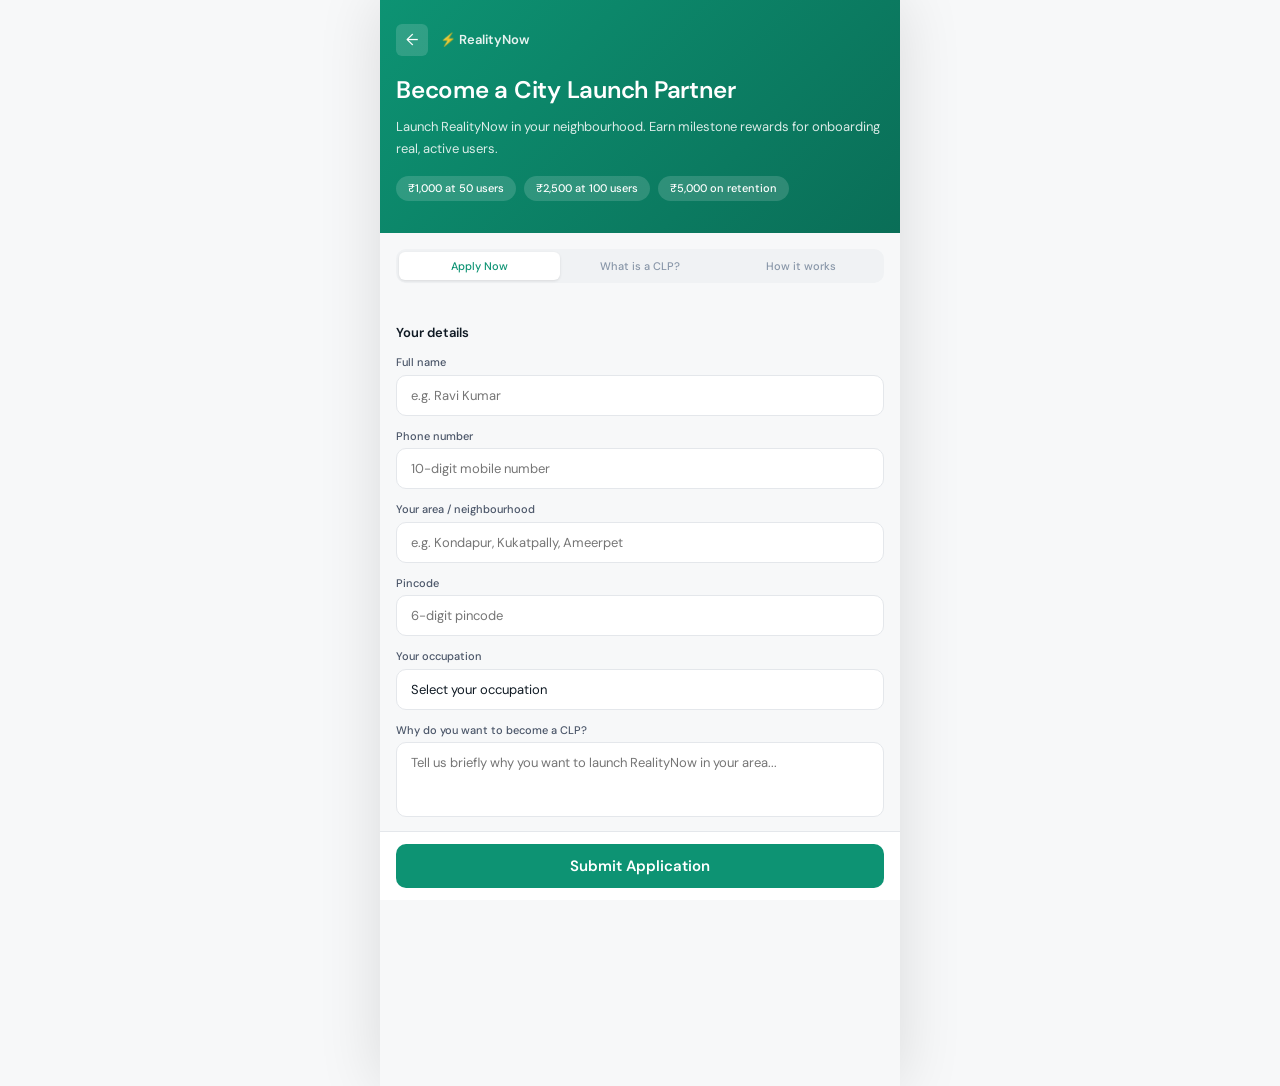
<file: clp-signup.html>
<!DOCTYPE html>
<html lang="en">
<head>
<meta charset="UTF-8">
<meta name="viewport" content="width=device-width, initial-scale=1.0">
<title>Become a City Launch Partner - RealityNow</title>
<link rel="stylesheet" href="css/variables.css">
<link rel="stylesheet" href="css/layout.css">
<link rel="stylesheet" href="css/components.css">
<style>
.clp-header {
  background: linear-gradient(135deg, var(--color-brand-primary), var(--color-brand-dark));
  color: #fff;
  padding: var(--space-6) var(--space-4) var(--space-8);
}
.clp-header-top {
  display: flex; align-items: center; gap: var(--space-3); margin-bottom: var(--space-4);
}
.clp-header-back {
  width: 32px; height: 32px;
  background: rgba(255,255,255,0.15);
  border-radius: var(--radius-sm);
  display: flex; align-items: center; justify-content: center;
  font-size: 16px; cursor: pointer; color: #fff; text-decoration: none;
  border: none;
}
.clp-header-logo {
  font-size: var(--text-sm); font-weight: var(--weight-semibold); opacity: 0.9;
}
.clp-header-title {
  font-size: var(--text-xl); font-weight: var(--weight-semibold);
  margin-bottom: var(--space-2); letter-spacing: -0.01em;
}
.clp-header-sub {
  font-size: var(--text-sm); opacity: 0.85; line-height: var(--leading-relaxed);
}
.clp-earn-row {
  display: flex; gap: var(--space-2); margin-top: var(--space-4); flex-wrap: wrap;
}
.clp-earn-chip {
  background: rgba(255,255,255,0.15);
  border-radius: var(--radius-full);
  padding: 4px 12px;
  font-size: var(--text-xs);
  font-weight: var(--weight-medium);
}
.section { padding: var(--space-4); }
.section-title {
  font-size: var(--text-sm); font-weight: var(--weight-semibold);
  color: var(--color-text-primary); margin-bottom: var(--space-3);
}
.form-group { margin-bottom: var(--space-3); }
.form-label {
  font-size: var(--text-xs); font-weight: var(--weight-medium);
  color: var(--color-text-secondary); margin-bottom: var(--space-1); display: block;
}
.form-input {
  width: 100%; padding: 11px 14px;
  border: 1px solid var(--color-border);
  border-radius: var(--radius-md);
  font-size: var(--text-sm); font-family: inherit;
  color: var(--color-text-primary);
  background: var(--color-surface);
  outline: none; box-sizing: border-box;
  transition: border-color var(--transition-fast);
}
.form-input:focus { border-color: var(--color-brand-primary); }
.form-select {
  width: 100%; padding: 11px 14px;
  border: 1px solid var(--color-border);
  border-radius: var(--radius-md);
  font-size: var(--text-sm); font-family: inherit;
  color: var(--color-text-primary);
  background: var(--color-surface);
  outline: none; box-sizing: border-box;
  appearance: none; cursor: pointer;
}
.milestone-card {
  background: var(--color-surface-subtle);
  border-radius: var(--radius-md);
  padding: var(--space-3);
  margin-bottom: var(--space-2);
  display: flex; gap: var(--space-3); align-items: flex-start;
}
.milestone-badge {
  width: 40px; height: 40px;
  background: var(--color-brand-light);
  border-radius: var(--radius-sm);
  display: flex; align-items: center; justify-content: center;
  font-size: var(--text-md);
  font-weight: var(--weight-semibold);
  color: var(--color-brand-primary);
  flex-shrink: 0;
}
.milestone-info {}
.milestone-title {
  font-size: var(--text-sm); font-weight: var(--weight-semibold);
  color: var(--color-text-primary); margin-bottom: 2px;
}
.milestone-desc {
  font-size: var(--text-xs); color: var(--color-text-secondary);
  line-height: var(--leading-relaxed);
}
.milestone-reward {
  font-size: var(--text-xs); font-weight: var(--weight-semibold);
  color: var(--color-brand-primary); margin-top: 3px;
}
.step-card {
  display: flex; gap: var(--space-3); align-items: flex-start;
  padding: var(--space-2) 0;
  border-bottom: 1px solid var(--color-border);
}
.step-card:last-child { border-bottom: none; }
.step-dot {
  width: 24px; height: 24px;
  background: var(--color-brand-primary);
  border-radius: 50%;
  display: flex; align-items: center; justify-content: center;
  font-size: 11px; font-weight: var(--weight-semibold);
  color: #fff; flex-shrink: 0; margin-top: 2px;
}
.step-text {}
.step-title { font-size: var(--text-sm); font-weight: var(--weight-semibold); color: var(--color-text-primary); }
.step-desc { font-size: var(--text-xs); color: var(--color-text-secondary); line-height: var(--leading-relaxed); }
.divider { height: 8px; background: var(--color-surface-subtle); }
.callout {
  background: var(--color-brand-light);
  border-left: 3px solid var(--color-brand-primary);
  border-radius: 0 var(--radius-sm) var(--radius-sm) 0;
  padding: var(--space-2) var(--space-3);
  font-size: var(--text-xs); color: var(--color-brand-dark);
  line-height: var(--leading-relaxed); margin: var(--space-2) 0;
}
.callout.warn { background: #FEF8ED; border-color: var(--color-brand-accent); color: #7A4F0A; }
.info-table { width: 100%; border-collapse: collapse; }
.info-table td { padding: var(--space-2); border-bottom: 1px solid var(--color-border); font-size: var(--text-xs); }
.info-table tr:last-child td { border-bottom: none; }
.info-table td:first-child { font-weight: 500; color: var(--color-text-primary); width: 45%; }
.info-table td:last-child { color: var(--color-text-secondary); }
.tab-row {
  display: flex; background: var(--color-surface-subtle);
  border-radius: var(--radius-md); padding: 3px; margin-bottom: var(--space-3);
}
.tab-btn {
  flex: 1; padding: 7px 0; border: none; background: none;
  font-size: var(--text-xs); font-weight: var(--weight-medium);
  color: var(--color-text-tertiary); border-radius: var(--radius-sm);
  cursor: pointer; transition: all var(--transition-fast);
}
.tab-btn.active {
  background: var(--color-surface);
  color: var(--color-brand-primary);
  box-shadow: 0 1px 3px rgba(0,0,0,0.1);
}
.tab-panel { display: none; }
.tab-panel.active { display: block; }
.submit-bar {
  position: sticky; bottom: 0;
  background: var(--color-surface);
  border-top: 1px solid var(--color-border);
  padding: var(--space-3) var(--space-4);
}
</style>
</head>
<body>
<div class="page-shell">

  <!-- Header -->
  <div class="clp-header">
    <div class="clp-header-top">
      <a href="not-launched.html" class="clp-header-back">&#8592;</a>
      <div class="clp-header-logo">&#9889; RealityNow</div>
    </div>
    <div class="clp-header-title">Become a City Launch Partner</div>
    <div class="clp-header-sub">
      Launch RealityNow in your neighbourhood. Earn milestone rewards for
      onboarding real, active users.
    </div>
    <div class="clp-earn-row">
      <span class="clp-earn-chip">&#8377;1,000 at 50 users</span>
      <span class="clp-earn-chip">&#8377;2,500 at 100 users</span>
      <span class="clp-earn-chip">&#8377;5,000 on retention</span>
    </div>
  </div>

  <div class="page-content" style="padding-bottom:80px">

    <!-- Tabs -->
    <div class="section" style="padding-bottom:0">
      <div class="tab-row">
        <button class="tab-btn active" onclick="switchTab('apply',this)">Apply Now</button>
        <button class="tab-btn" onclick="switchTab('what',this)">What is a CLP?</button>
        <button class="tab-btn" onclick="switchTab('how',this)">How it works</button>
      </div>
    </div>

    <!-- TAB 1: Apply form -->
    <div id="tab-apply" class="tab-panel active">
      <div class="section">
        <div class="section-title">Your details</div>

        <div class="form-group">
          <label class="form-label">Full name</label>
          <input type="text" class="form-input" id="clp-name" placeholder="e.g. Ravi Kumar">
        </div>

        <div class="form-group">
          <label class="form-label">Phone number</label>
          <input type="tel" class="form-input" id="clp-phone" placeholder="10-digit mobile number">
        </div>

        <div class="form-group">
          <label class="form-label">Your area / neighbourhood</label>
          <input type="text" class="form-input" id="clp-area" placeholder="e.g. Kondapur, Kukatpally, Ameerpet">
        </div>

        <div class="form-group">
          <label class="form-label">Pincode</label>
          <input type="text" class="form-input" id="clp-pin" placeholder="6-digit pincode" maxlength="6">
        </div>

        <div class="form-group">
          <label class="form-label">Your occupation</label>
          <select class="form-select" id="clp-occupation">
            <option value="">Select your occupation</option>
            <option>Student</option>
            <option>Delivery rider (Swiggy / Zomato / Dunzo)</option>
            <option>Cab / Auto driver</option>
            <option>Courier / Logistics</option>
            <option>Shop owner / Small business</option>
            <option>Office professional</option>
            <option>Homemaker</option>
            <option>Other</option>
          </select>
        </div>

        <div class="form-group">
          <label class="form-label">Why do you want to become a CLP?</label>
          <textarea class="form-input" id="clp-why" rows="3"
                    placeholder="Tell us briefly why you want to launch RealityNow in your area..."
                    style="resize:none"></textarea>
        </div>

        <div class="callout">
          <strong>Note:</strong> You will be onboarded as an Independent Contractor.
          Payouts are milestone-based, not per post. TDS of 10% applies if total
          earnings exceed Rs.30,000 in a financial year.
        </div>
      </div>
    </div>

    <!-- TAB 2: What is a CLP -->
    <div id="tab-what" class="tab-panel">
      <div class="section">
        <div class="section-title">What is a City Launch Partner?</div>
        <p style="font-size:var(--text-sm);color:var(--color-text-secondary);
                  line-height:var(--leading-relaxed);margin-bottom:var(--space-4)">
          A City Launch Partner (CLP) is an independent local growth operator who
          seeds the first community of active RealityNow users in a specific neighbourhood.
          You are not posting data yourself - you are building the network of real people
          who will post and validate for years to come.
        </p>

        <div class="section-title">What you do as a CLP</div>
        <div style="background:var(--color-surface-subtle);border-radius:var(--radius-md);padding:var(--space-3);margin-bottom:var(--space-4)">
          <div class="step-card">
            <div class="step-dot">1</div>
            <div class="step-text">
              <div class="step-title">Educate people in your area</div>
              <div class="step-desc">Show neighbours, students, shopkeepers how the app works. Explain what RealityNow is and why it is useful for daily decisions.</div>
            </div>
          </div>
          <div class="step-card">
            <div class="step-dot">2</div>
            <div class="step-text">
              <div class="step-title">Get them to make one real post</div>
              <div class="step-desc">Help each person post their first reality update. This unlocks their Validator status and makes them a genuine active user (VAU).</div>
            </div>
          </div>
          <div class="step-card">
            <div class="step-dot">3</div>
            <div class="step-text">
              <div class="step-title">Ensure they validate 5 times</div>
              <div class="step-desc">A fully qualified VAU has verified their phone, made 1 valid post, and submitted 5 validations. Guide them to reach this milestone.</div>
            </div>
          </div>
          <div class="step-card">
            <div class="step-dot">4</div>
            <div class="step-text">
              <div class="step-title">Build density in one area first</div>
              <div class="step-desc">Do not spread thin across a whole city. Pick one high-traffic zone - a college, a tech park, a market - and build deep density there first.</div>
            </div>
          </div>
        </div>

        <div class="section-title">What you do NOT do</div>
        <div style="background:#FEF0EF;border-radius:var(--radius-md);padding:var(--space-3);margin-bottom:var(--space-4)">
          <div style="font-size:var(--text-xs);color:#A32D2D;line-height:1.8">
            X Post fake or duplicate updates yourself<br>
            X Pay people per post - this creates spam<br>
            X Onboard users who are not real people in your area<br>
            X Claim credit for organic signups not from your referral<br>
            X Share your referral code with people outside your zone
          </div>
        </div>

        <div class="section-title">CLP payout structure</div>
        <div class="milestone-card">
          <div class="milestone-badge">L1</div>
          <div class="milestone-info">
            <div class="milestone-title">Level 1 - 50 Verified Active Users</div>
            <div class="milestone-desc">50 people in your area have verified phone + made 1 valid post + completed 5 validations.</div>
            <div class="milestone-reward">&#8377;1,000 one-time payout</div>
          </div>
        </div>
        <div class="milestone-card">
          <div class="milestone-badge">L2</div>
          <div class="milestone-info">
            <div class="milestone-title">Level 2 - 100 VAUs + 500 total validations</div>
            <div class="milestone-desc">100 active users AND a combined 500 validations from your cohort, proving the truth layer is working.</div>
            <div class="milestone-reward">&#8377;2,500 one-time payout</div>
          </div>
        </div>
        <div class="milestone-card">
          <div class="milestone-badge">L3</div>
          <div class="milestone-info">
            <div class="milestone-title">Level 3 - 2-week retention above 30%</div>
            <div class="milestone-desc">More than 30% of your users are still active 2 weeks after signing up. This proves the app is genuinely useful - not just installed and forgotten.</div>
            <div class="milestone-reward">&#8377;5,000 one-time payout</div>
          </div>
        </div>

        <div class="callout warn">
          <strong>Inactivity rule:</strong> If no new VAU comes from your referral code
          for 60 days, your code is deactivated. To reactivate, bring 5 new VAUs within
          7 days. This ensures only active CLPs get credit.
        </div>
      </div>
    </div>

    <!-- TAB 3: How it works -->
    <div id="tab-how" class="tab-panel">
      <div class="section">
        <div class="section-title">What is a Verified Active User (VAU)?</div>
        <p style="font-size:var(--text-sm);color:var(--color-text-secondary);
                  line-height:var(--leading-relaxed);margin-bottom:var(--space-3)">
          A VAU is a user who has done all four of these things:
        </p>
        <div style="background:var(--color-surface-subtle);border-radius:var(--radius-md);
                    padding:var(--space-3);margin-bottom:var(--space-4)">
          <table class="info-table">
            <tr><td>Phone verified via OTP</td><td>Proves they are a real person with a real number</td></tr>
            <tr><td>Made 1 valid post</td><td>Post confirmed as accurate by community - not just posted</td></tr>
            <tr><td>Completed 5 validations</td><td>Actively participated in confirming others' posts</td></tr>
            <tr><td>At least 1 correct validation</td><td>Proved they are validating thoughtfully, not randomly</td></tr>
          </table>
        </div>

        <div class="section-title">Why is this definition hard to fake?</div>
        <p style="font-size:var(--text-sm);color:var(--color-text-secondary);
                  line-height:var(--leading-relaxed);margin-bottom:var(--space-3)">
          Making a "valid post" requires other real validators to confirm it.
          Validators must be physically nearby to get full weight.
          You cannot create 50 fake accounts and call them VAUs - the validation
          system requires real people to be in real locations.
        </p>

        <div class="section-title">Tracking your progress</div>
        <p style="font-size:var(--text-sm);color:var(--color-text-secondary);
                  line-height:var(--leading-relaxed);margin-bottom:var(--space-3)">
          Every user you onboard via your referral code is tracked in the system.
          You will receive a monthly report showing:
        </p>
        <div style="background:var(--color-surface-subtle);border-radius:var(--radius-md);
                    padding:var(--space-3);margin-bottom:var(--space-4)">
          <table class="info-table">
            <tr><td>Users referred</td><td>Total who used your code</td></tr>
            <tr><td>Users who posted</td><td>Made at least 1 post</td></tr>
            <tr><td>Verified Active Users</td><td>Fully qualified VAUs</td></tr>
            <tr><td>Milestone status</td><td>Which level you have reached</td></tr>
            <tr><td>Total paid</td><td>Cumulative payout so far</td></tr>
          </table>
        </div>

        <div class="section-title">Territory and exclusivity</div>
        <div class="callout">
          You get <strong>6-month territorial exclusivity</strong> for your area.
          Only your referral code is promoted in that zone for the first 6 months.
          If you hit Level 1, your exclusivity renews automatically.
          This is a non-cash incentive worth more than the milestone payouts in most cases.
        </div>

        <div class="section-title">Legal structure</div>
        <div style="background:var(--color-surface-subtle);border-radius:var(--radius-md);
                    padding:var(--space-3)">
          <table class="info-table">
            <tr><td>Agreement type</td><td>Independent Contractor Agreement</td></tr>
            <tr><td>Payment recording</td><td>Marketing / Business Development expense</td></tr>
            <tr><td>TDS</td><td>10% deducted if earnings exceed Rs.30,000 in one financial year</td></tr>
            <tr><td>Payment method</td><td>Bank transfer or UPI</td></tr>
            <tr><td>Payment timing</td><td>Within 7 days of milestone verification</td></tr>
            <tr><td>Max CLPs per area</td><td>2 at launch. Expanded as density grows.</td></tr>
          </table>
        </div>

        <div style="height:var(--space-4)"></div>

        <div class="section-title">Best CLP profiles</div>
        <p style="font-size:var(--text-sm);color:var(--color-text-secondary);
                  line-height:var(--leading-relaxed);margin-bottom:var(--space-3)">
          The most successful CLPs tend to be people who are already embedded in a community:
        </p>
        <div style="display:flex;flex-direction:column;gap:var(--space-2)">
          <div style="display:flex;gap:var(--space-3);align-items:flex-start;
                      padding:var(--space-2) 0;border-bottom:1px solid var(--color-border)">
            <span style="font-size:20px">&#127891;</span>
            <div style="font-size:var(--text-xs);color:var(--color-text-secondary);line-height:1.5">
              <strong style="color:var(--color-text-primary)">College students</strong> -
              Can seed activity in a university campus quickly through WhatsApp groups and hostel networks.
            </div>
          </div>
          <div style="display:flex;gap:var(--space-3);align-items:flex-start;
                      padding:var(--space-2) 0;border-bottom:1px solid var(--color-border)">
            <span style="font-size:20px">&#127968;</span>
            <div style="font-size:var(--text-xs);color:var(--color-text-secondary);line-height:1.5">
              <strong style="color:var(--color-text-primary)">Local shop owners</strong> -
              Know everyone in their lane. Can introduce RealityNow to customers daily.
            </div>
          </div>
          <div style="display:flex;gap:var(--space-3);align-items:flex-start;
                      padding:var(--space-2) 0;border-bottom:1px solid var(--color-border)">
            <span style="font-size:20px">&#128665;</span>
            <div style="font-size:var(--text-xs);color:var(--color-text-secondary);line-height:1.5">
              <strong style="color:var(--color-text-primary)">Delivery riders</strong> -
              Cover wide areas daily. Can validate themselves and bring fellow riders onboard.
            </div>
          </div>
          <div style="display:flex;gap:var(--space-3);align-items:flex-start;padding:var(--space-2) 0">
            <span style="font-size:20px">&#128101;</span>
            <div style="font-size:var(--text-xs);color:var(--color-text-secondary);line-height:1.5">
              <strong style="color:var(--color-text-primary)">Apartment/gated community residents</strong> -
              Can introduce RealityNow via existing community WhatsApp groups instantly.
            </div>
          </div>
        </div>
      </div>
    </div>

  </div>

  <!-- Submit bar -->
  <div class="submit-bar" id="submit-bar">
    <button onclick="submitApplication()"
            style="width:100%;padding:var(--space-3);background:var(--color-brand-primary);
                   color:#fff;border:none;border-radius:var(--radius-md);
                   font-size:var(--text-base);font-weight:var(--weight-semibold);cursor:pointer">
      Submit Application
    </button>
  </div>

</div>

<script>
function switchTab(id, btn) {
  document.querySelectorAll(".tab-panel").forEach(function(p){ p.classList.remove("active"); });
  document.querySelectorAll(".tab-btn").forEach(function(b){ b.classList.remove("active"); });
  document.getElementById("tab-"+id).classList.add("active");
  btn.classList.add("active");
  // Only show submit bar on apply tab
  document.getElementById("submit-bar").style.display = id==="apply" ? "block" : "none";
}

function submitApplication() {
  var name = document.getElementById("clp-name").value.trim();
  var phone = document.getElementById("clp-phone").value.trim();
  var area = document.getElementById("clp-area").value.trim();
  var pin = document.getElementById("clp-pin").value.trim();
  var occ = document.getElementById("clp-occupation").value;

  if (!name) { alert("Please enter your name"); return; }
  if (!phone || phone.length < 10) { alert("Please enter a valid phone number"); return; }
  if (!area) { alert("Please enter your area name"); return; }
  if (!pin || pin.length !== 6) { alert("Please enter a valid 6-digit pincode"); return; }
  if (!occ) { alert("Please select your occupation"); return; }

  // Show success state
  document.querySelector(".submit-bar button").textContent = "Application submitted!";
  document.querySelector(".submit-bar button").style.background = "#0A6E57";
  document.querySelector(".submit-bar button").disabled = true;

  // Show confirmation message
  setTimeout(function() {
    var section = document.getElementById("tab-apply").querySelector(".section");
    var msg = document.createElement("div");
    msg.style.cssText = "background:#E0F5EF;border:1px solid #0D9373;border-radius:12px;"
      + "padding:16px;margin-bottom:16px;text-align:center";
    msg.innerHTML = "<div style='font-size:24px;margin-bottom:8px'>&#10003;</div>"
      + "<div style='font-size:15px;font-weight:600;color:#0A6E57;margin-bottom:4px'>"
      + "Application received!</div>"
      + "<div style='font-size:12px;color:#0D9373;line-height:1.6'>"
      + "We will call " + phone + " within 24 hours to verify and onboard you. "
      + "Your referral code for " + area + " will be ready shortly.</div>";
    section.insertBefore(msg, section.firstChild);
    section.scrollIntoView({ behavior: "smooth" });
  }, 500);
}
</script>
</body>
</html>
</file>
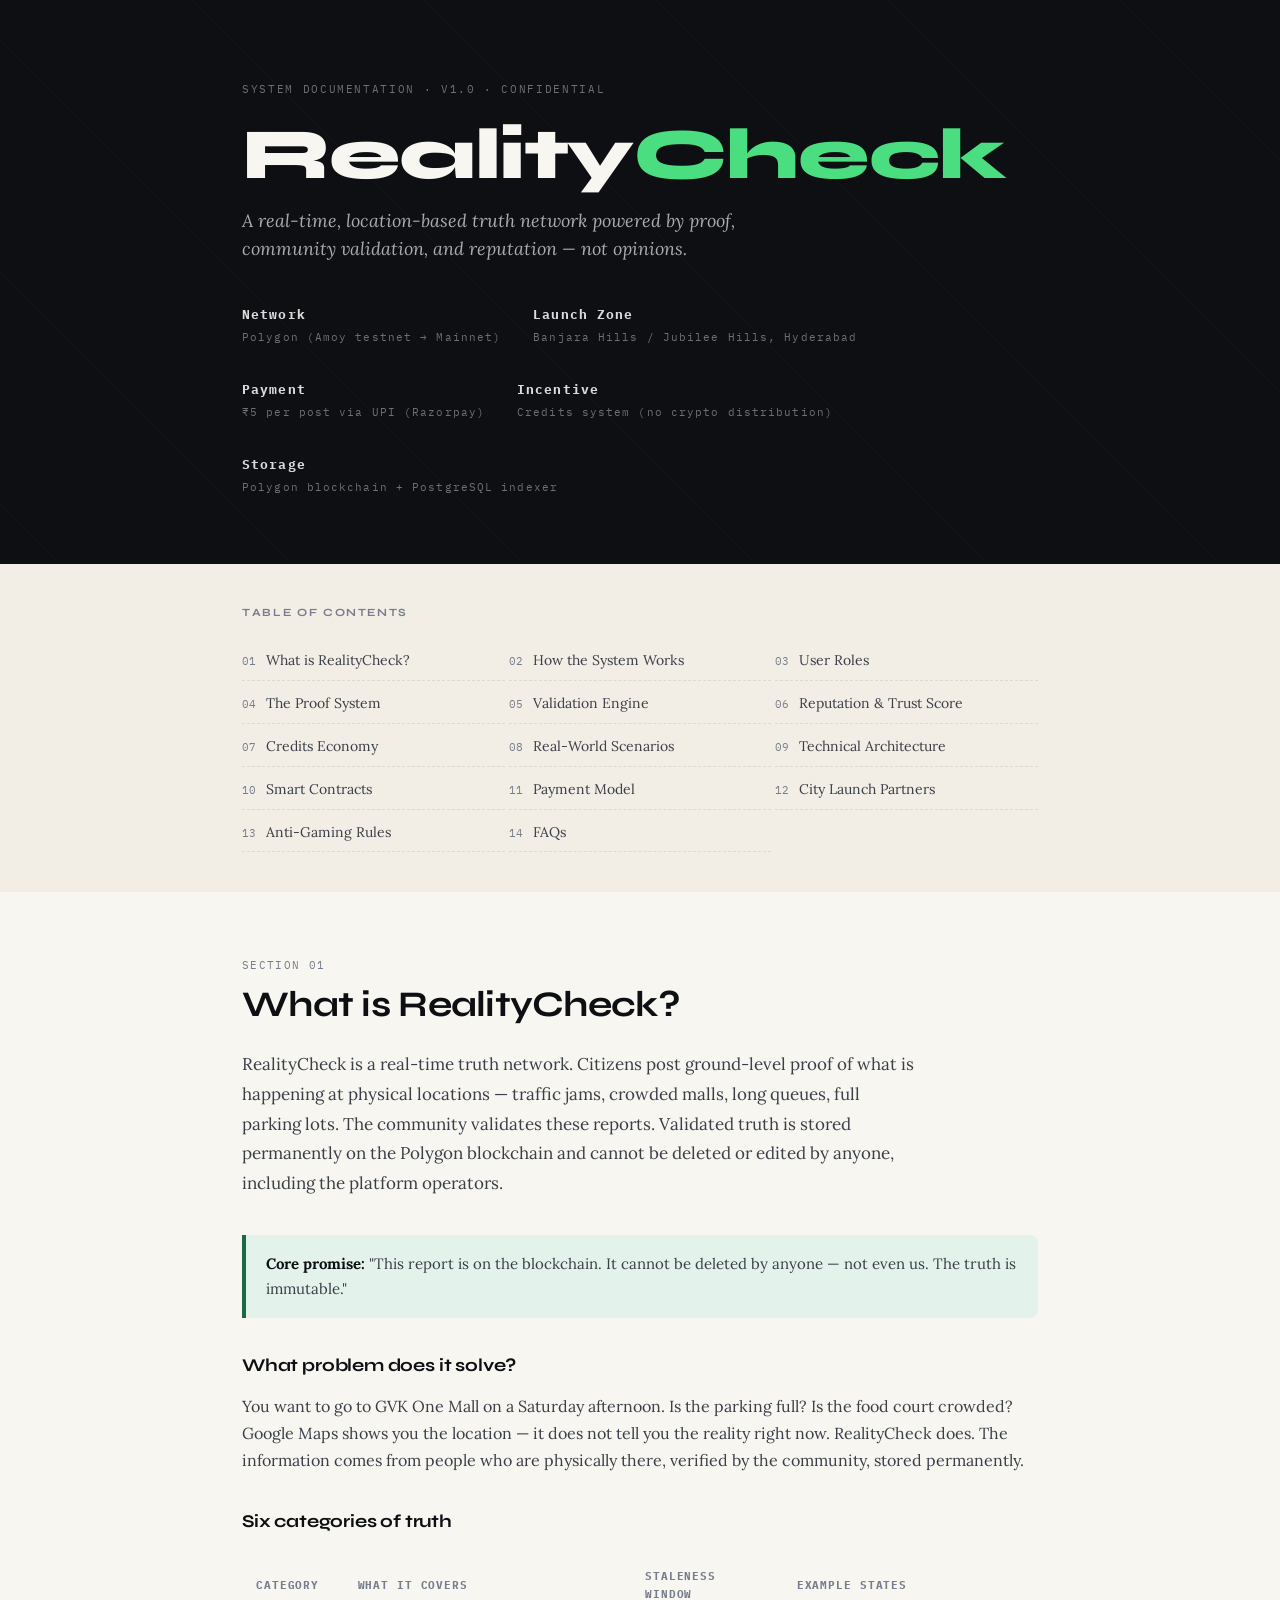
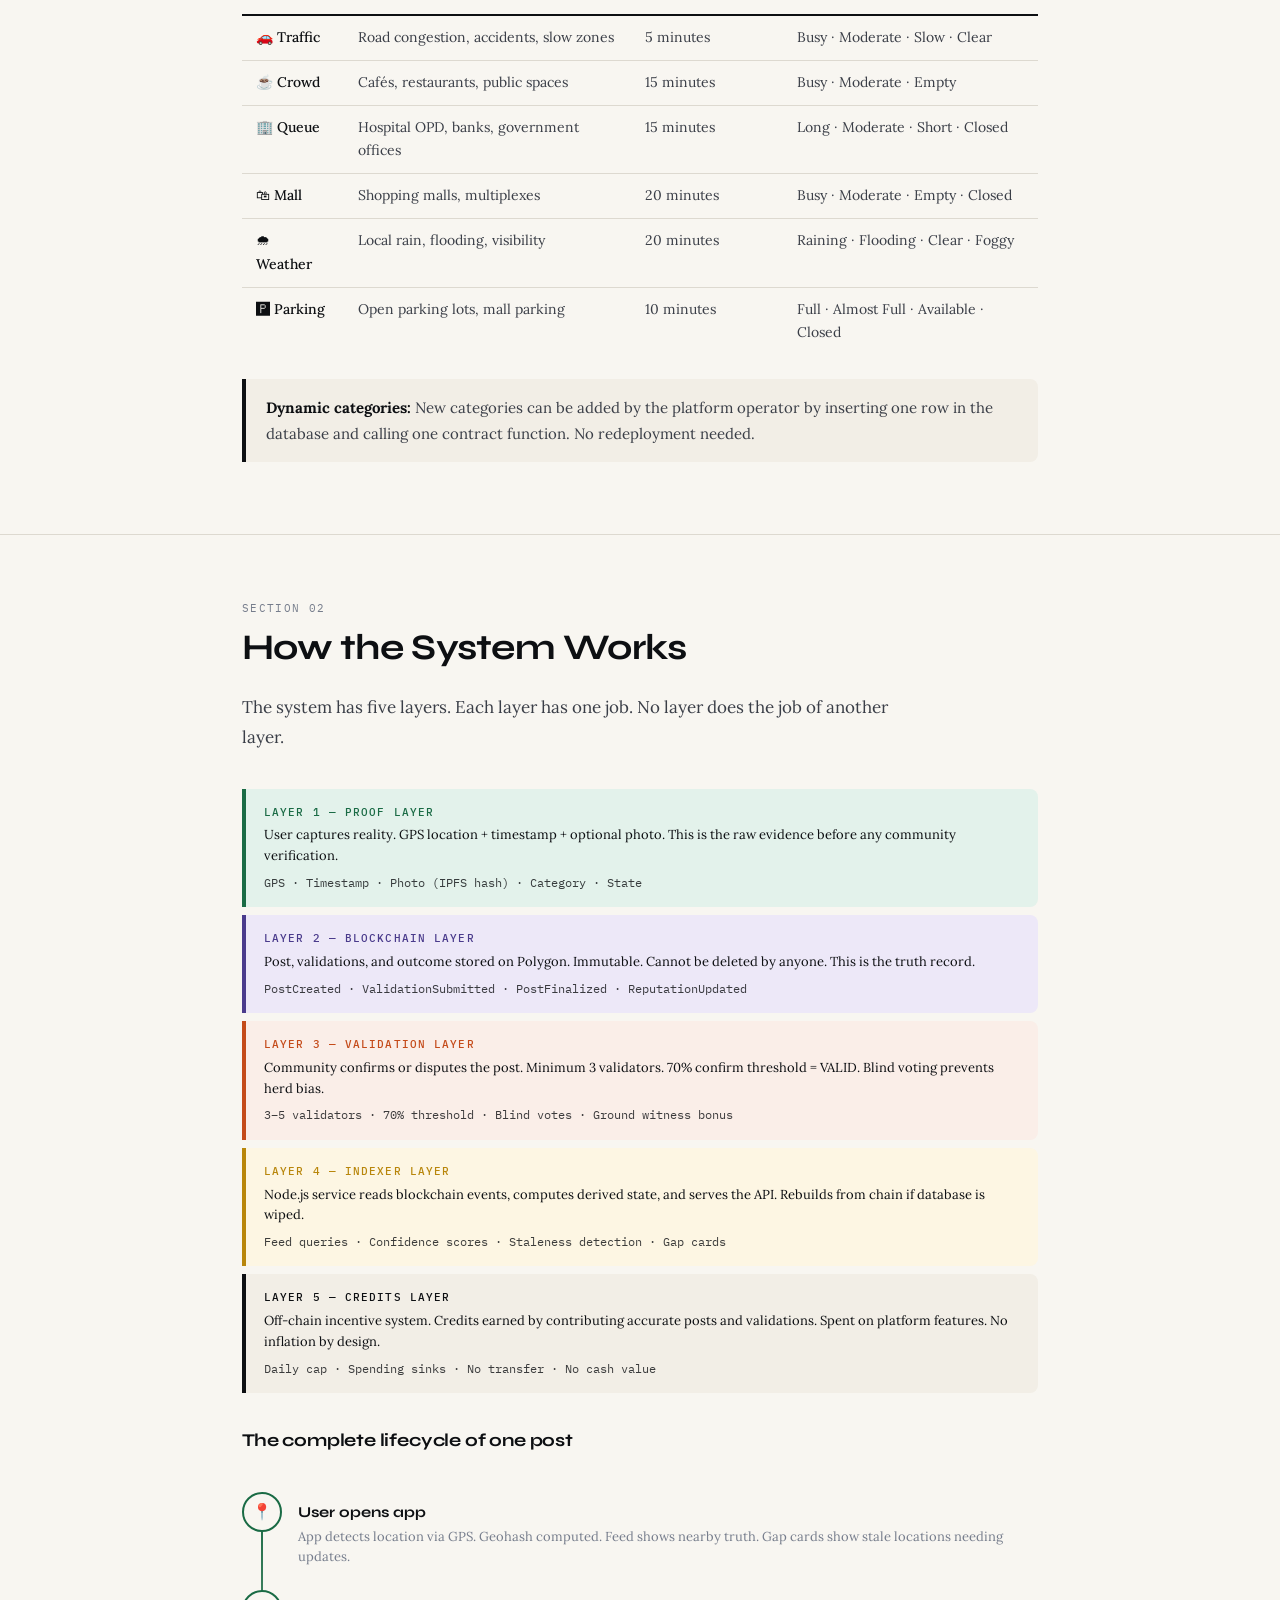
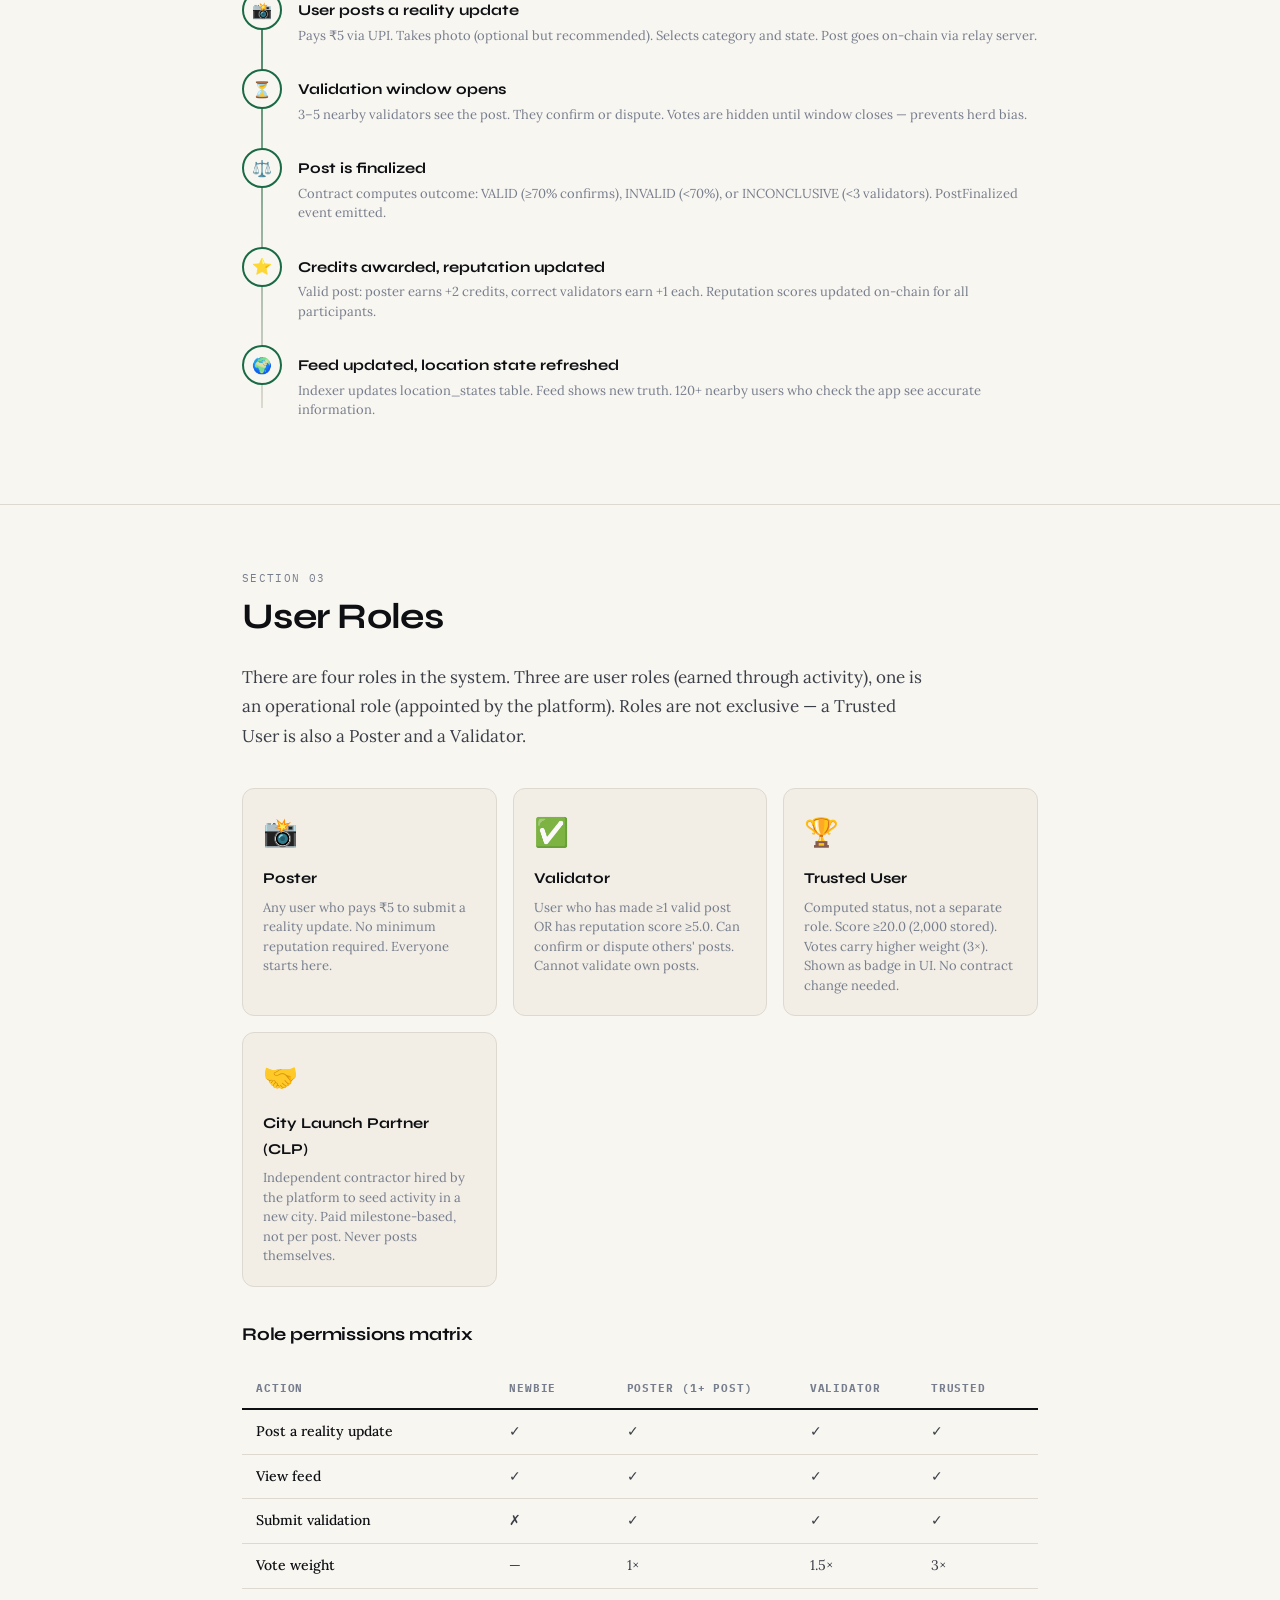
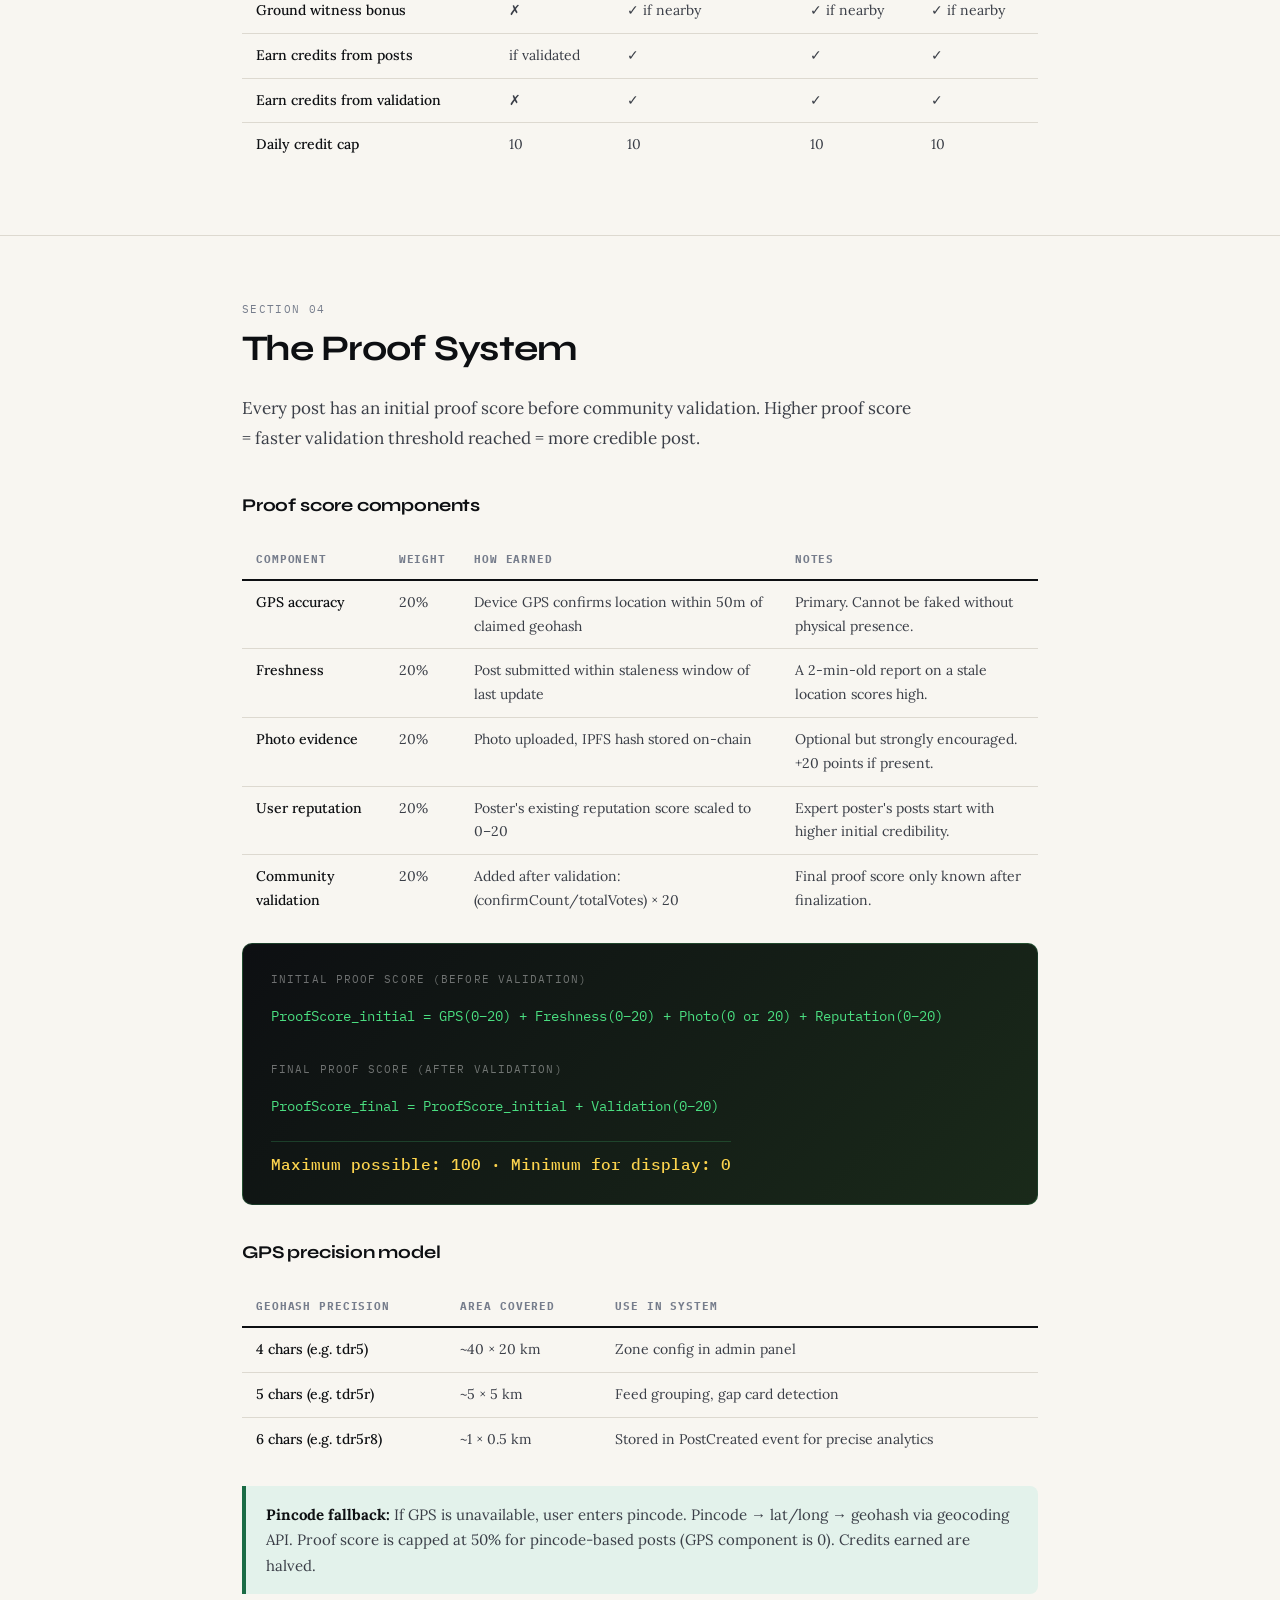
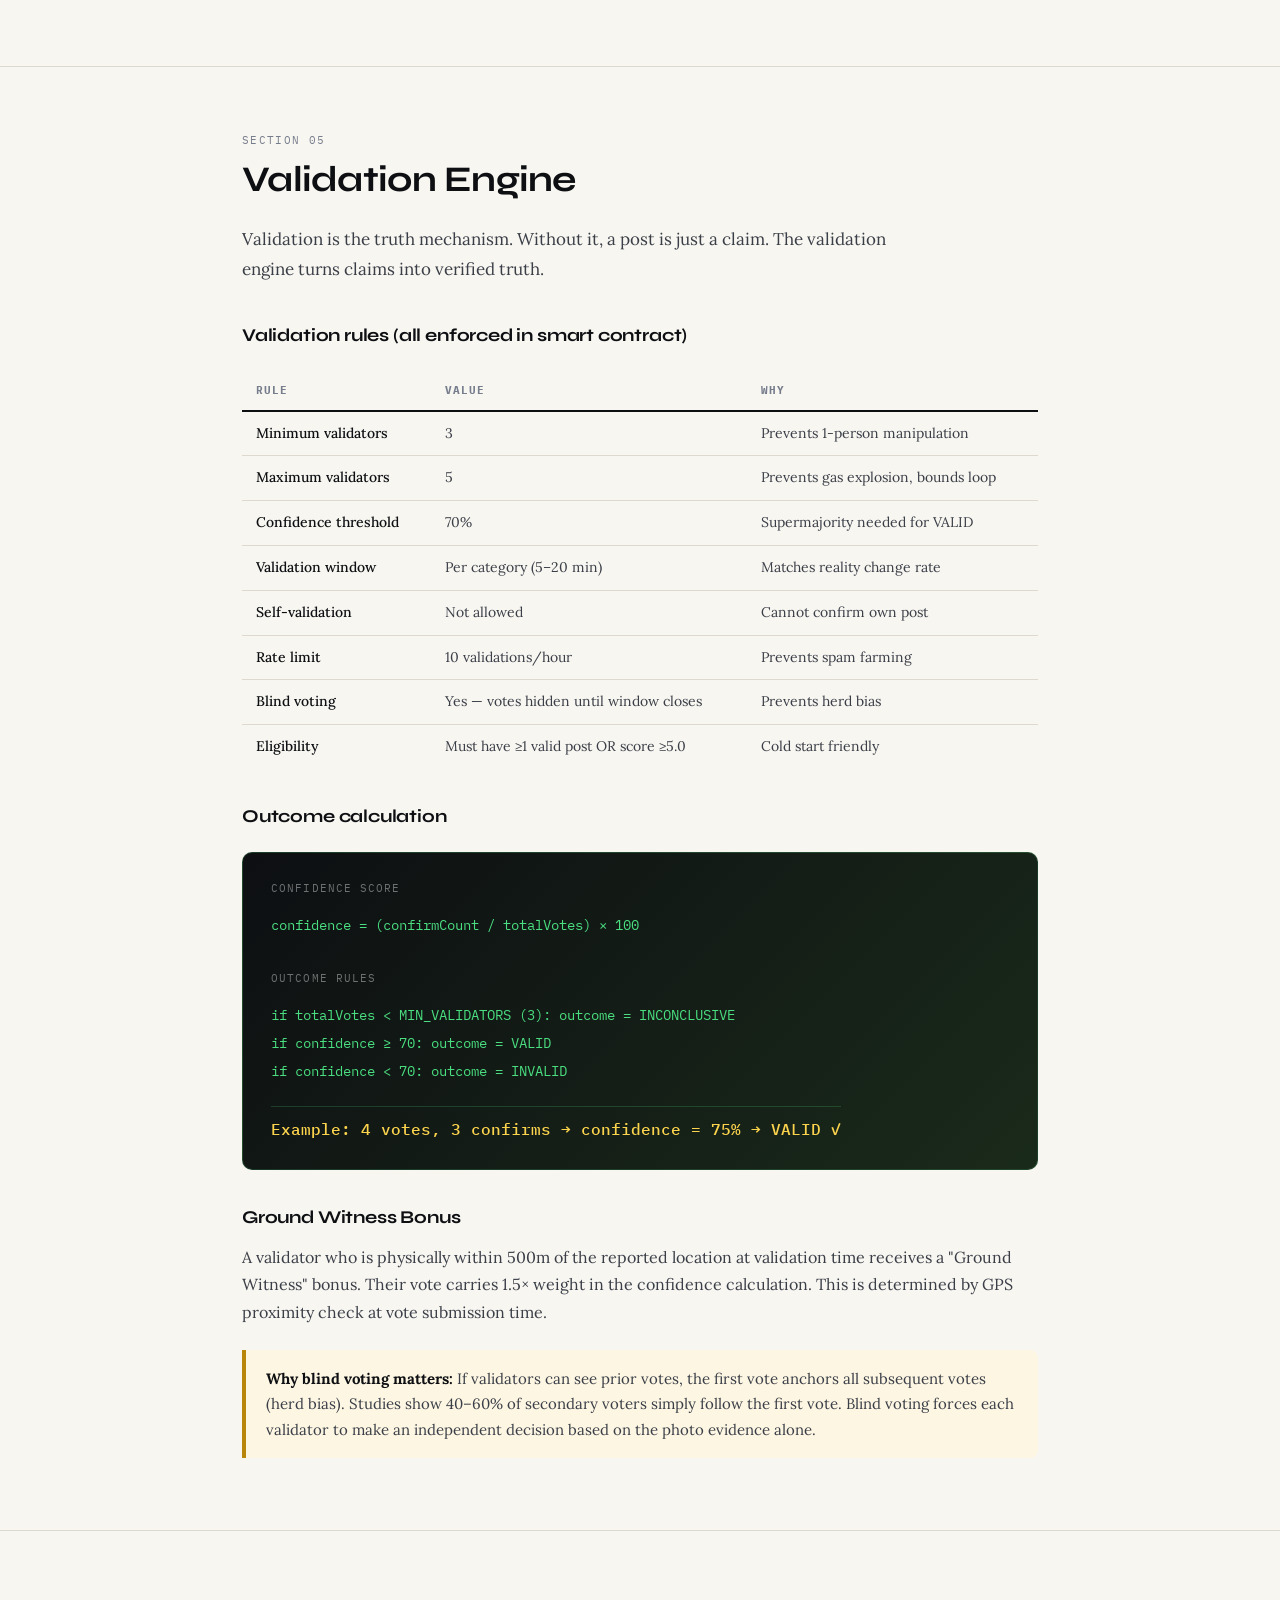
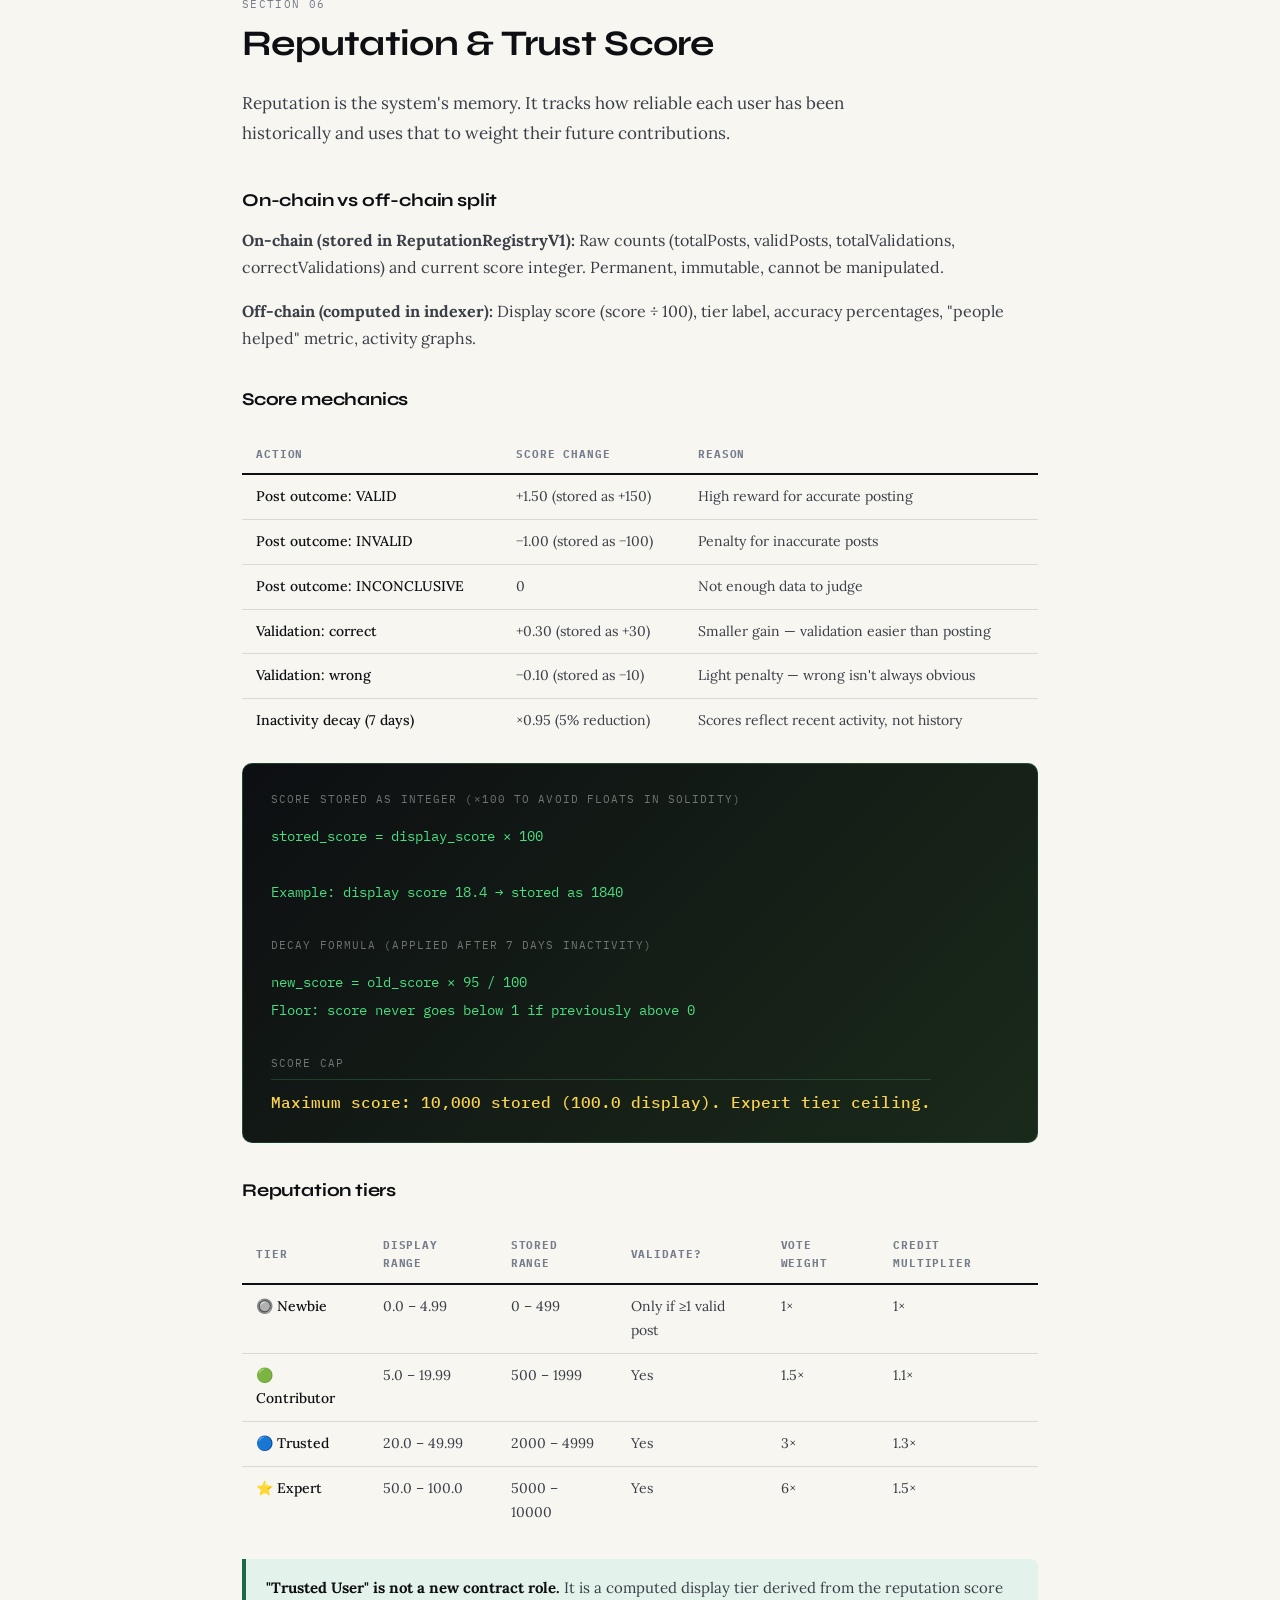
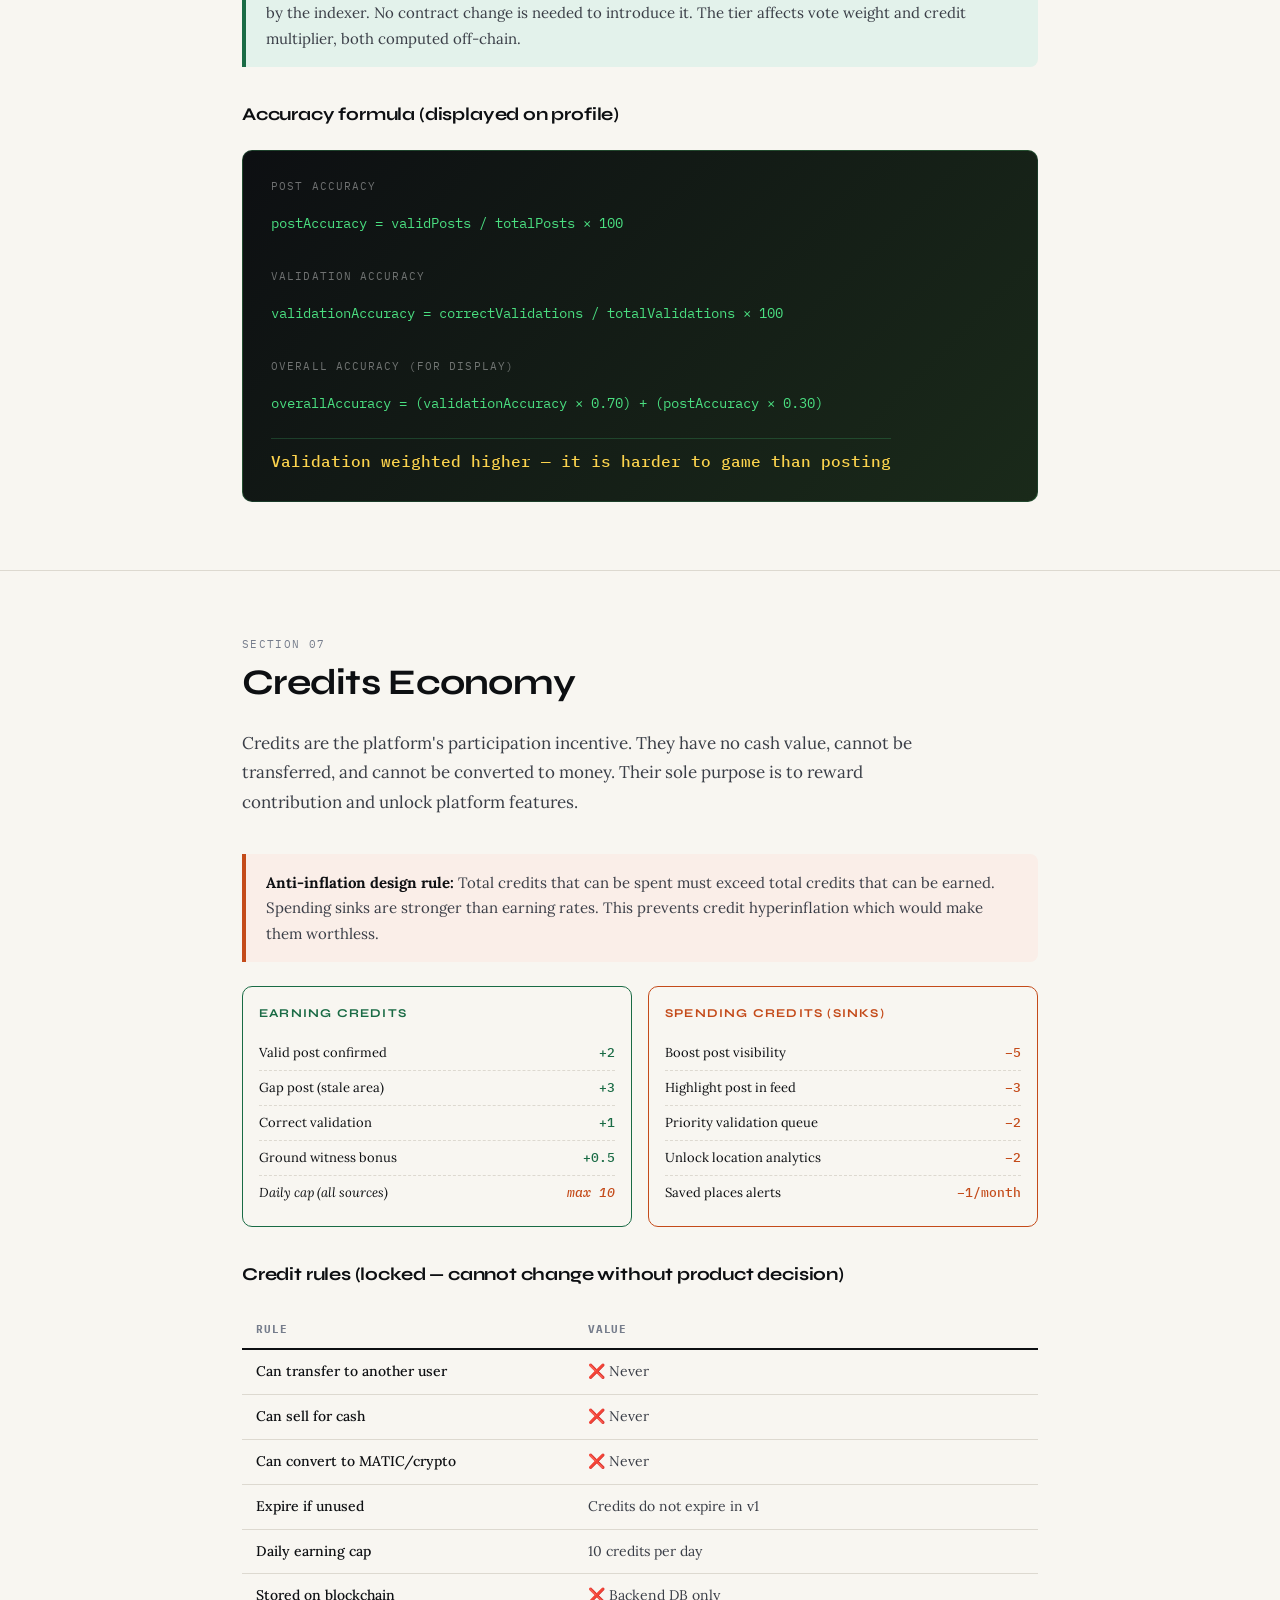
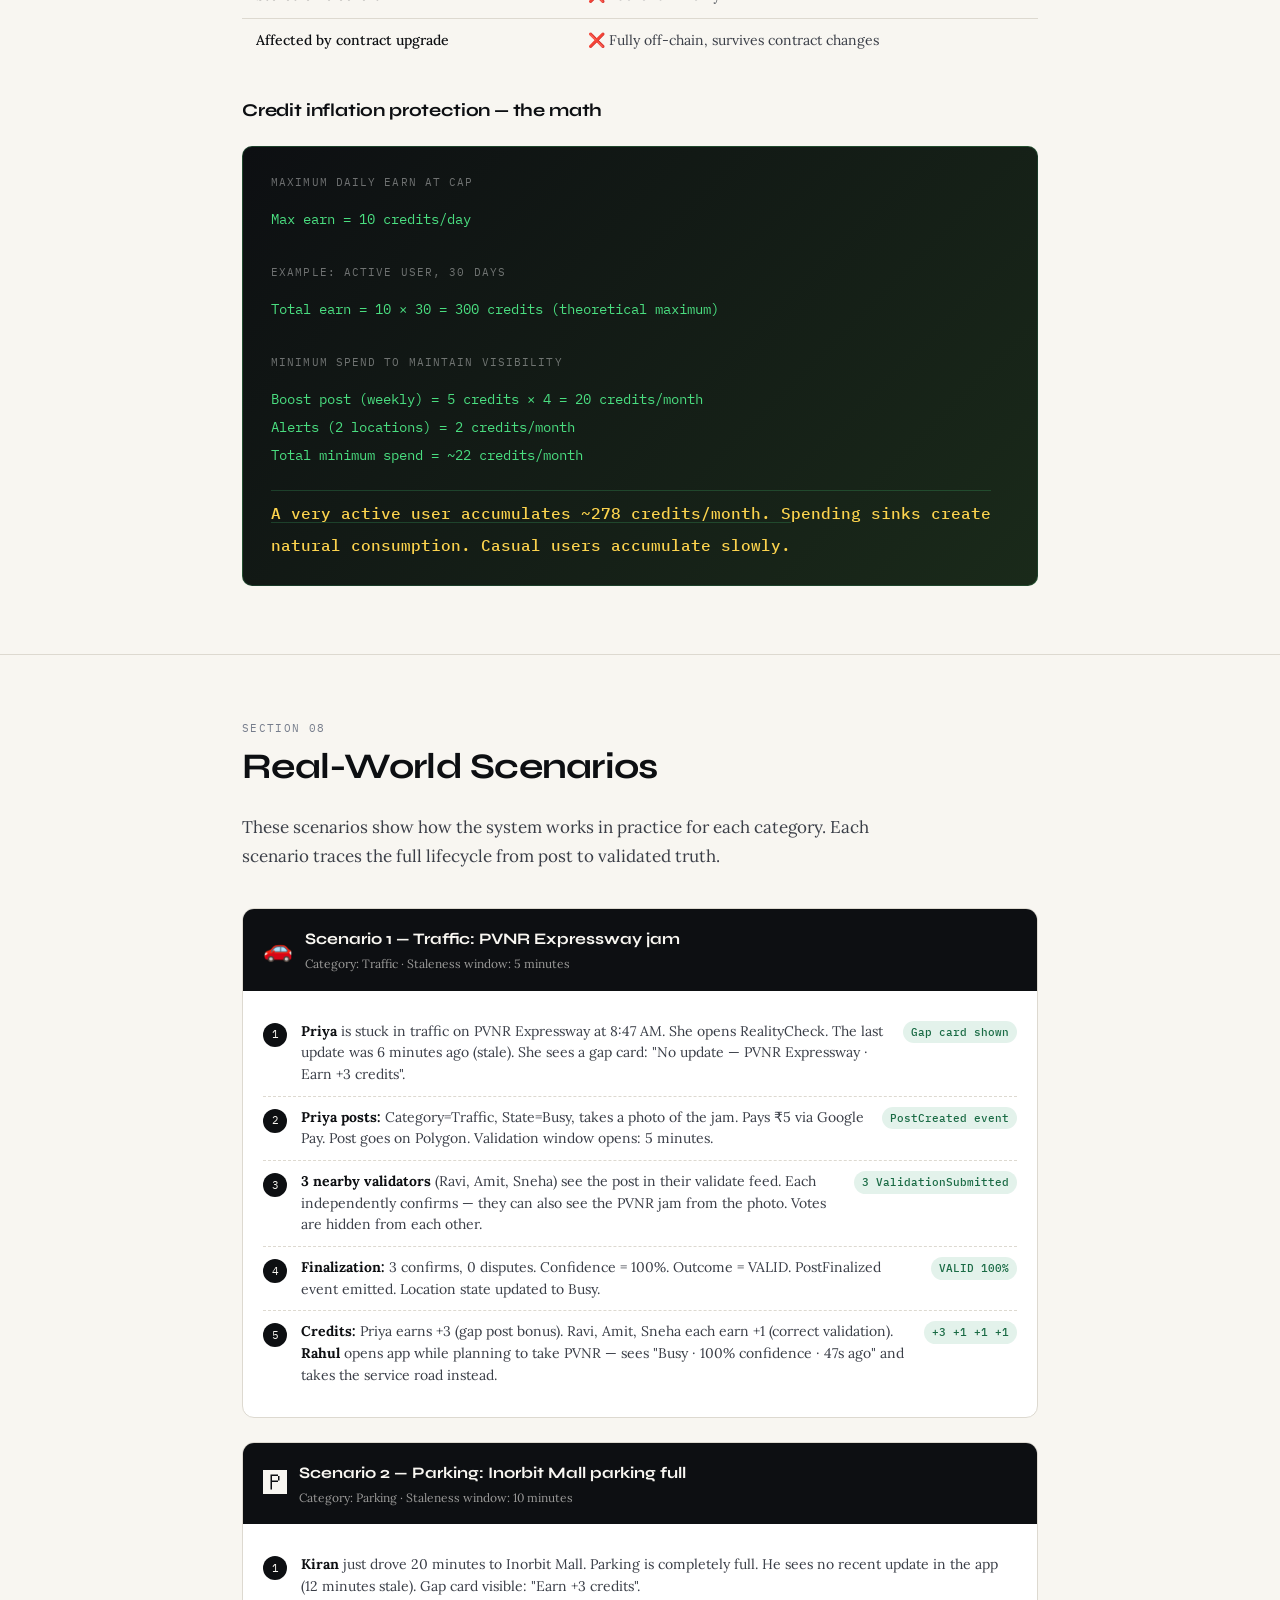
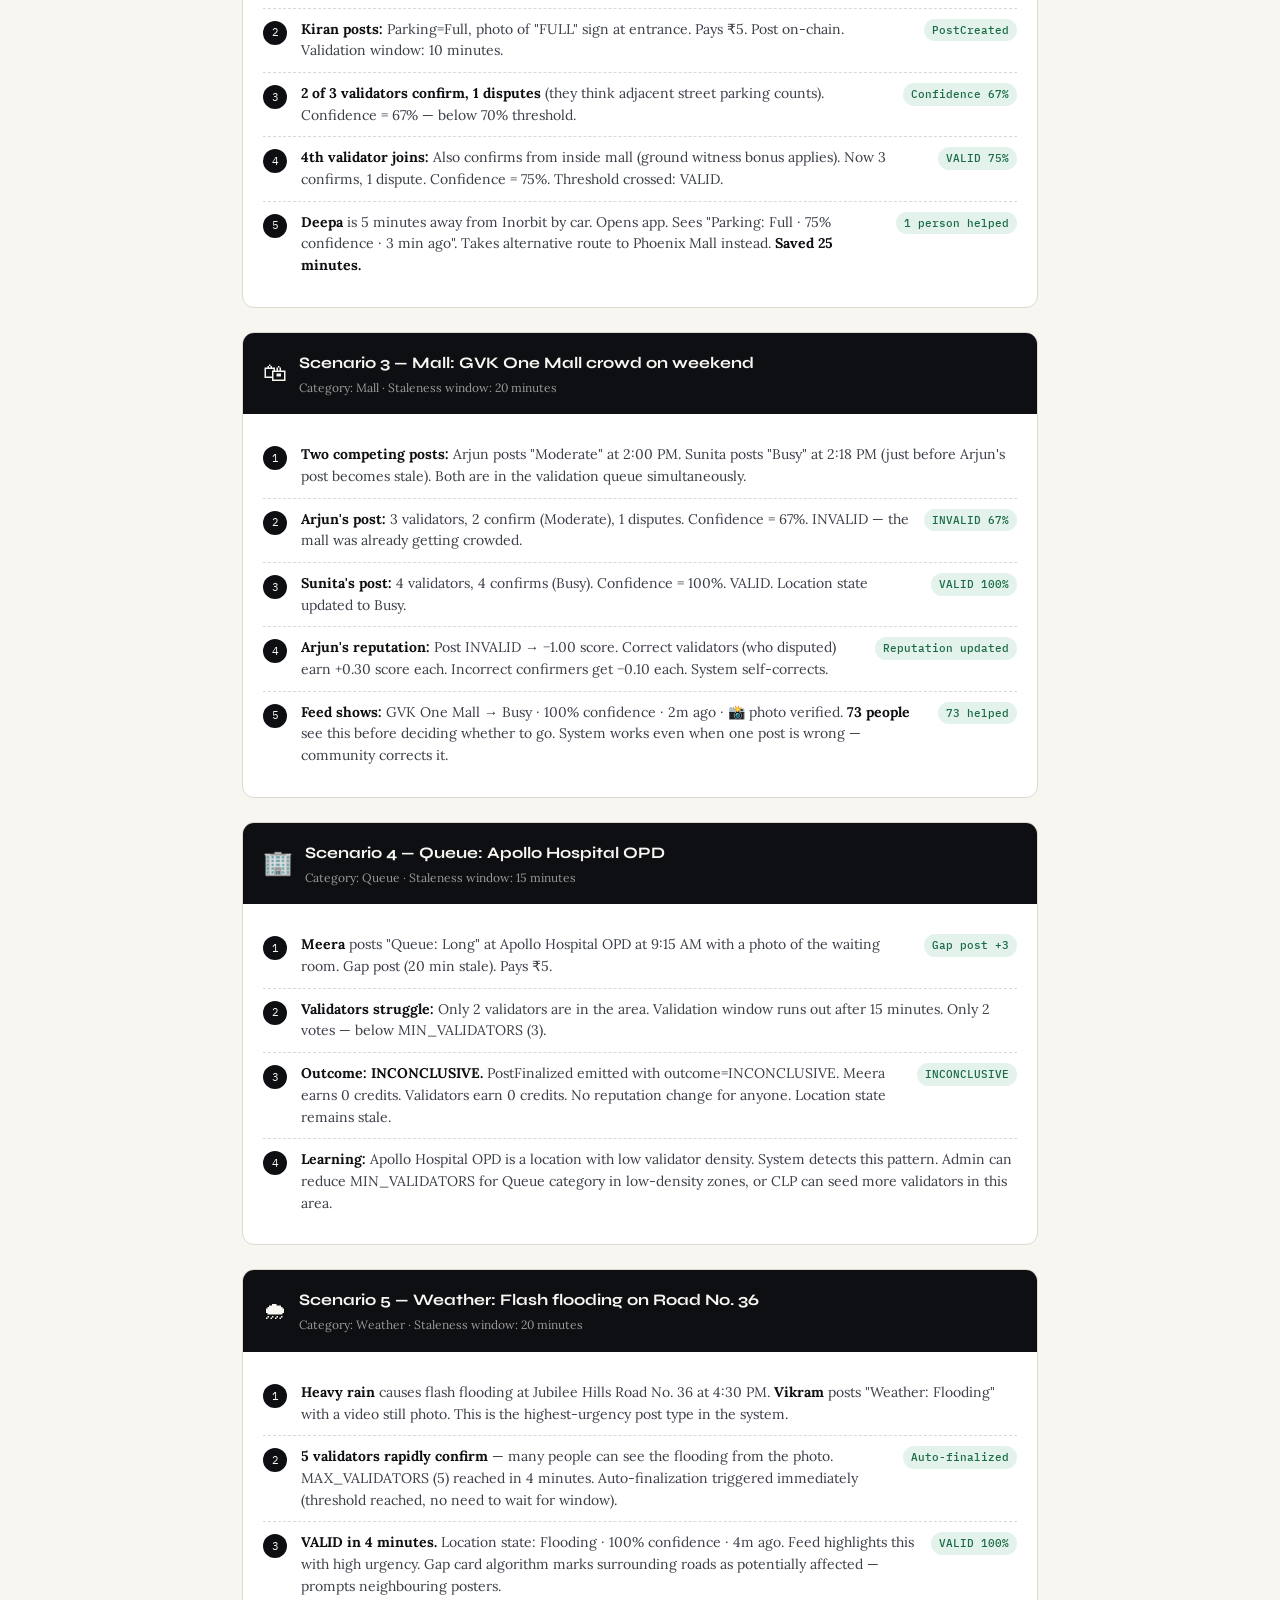
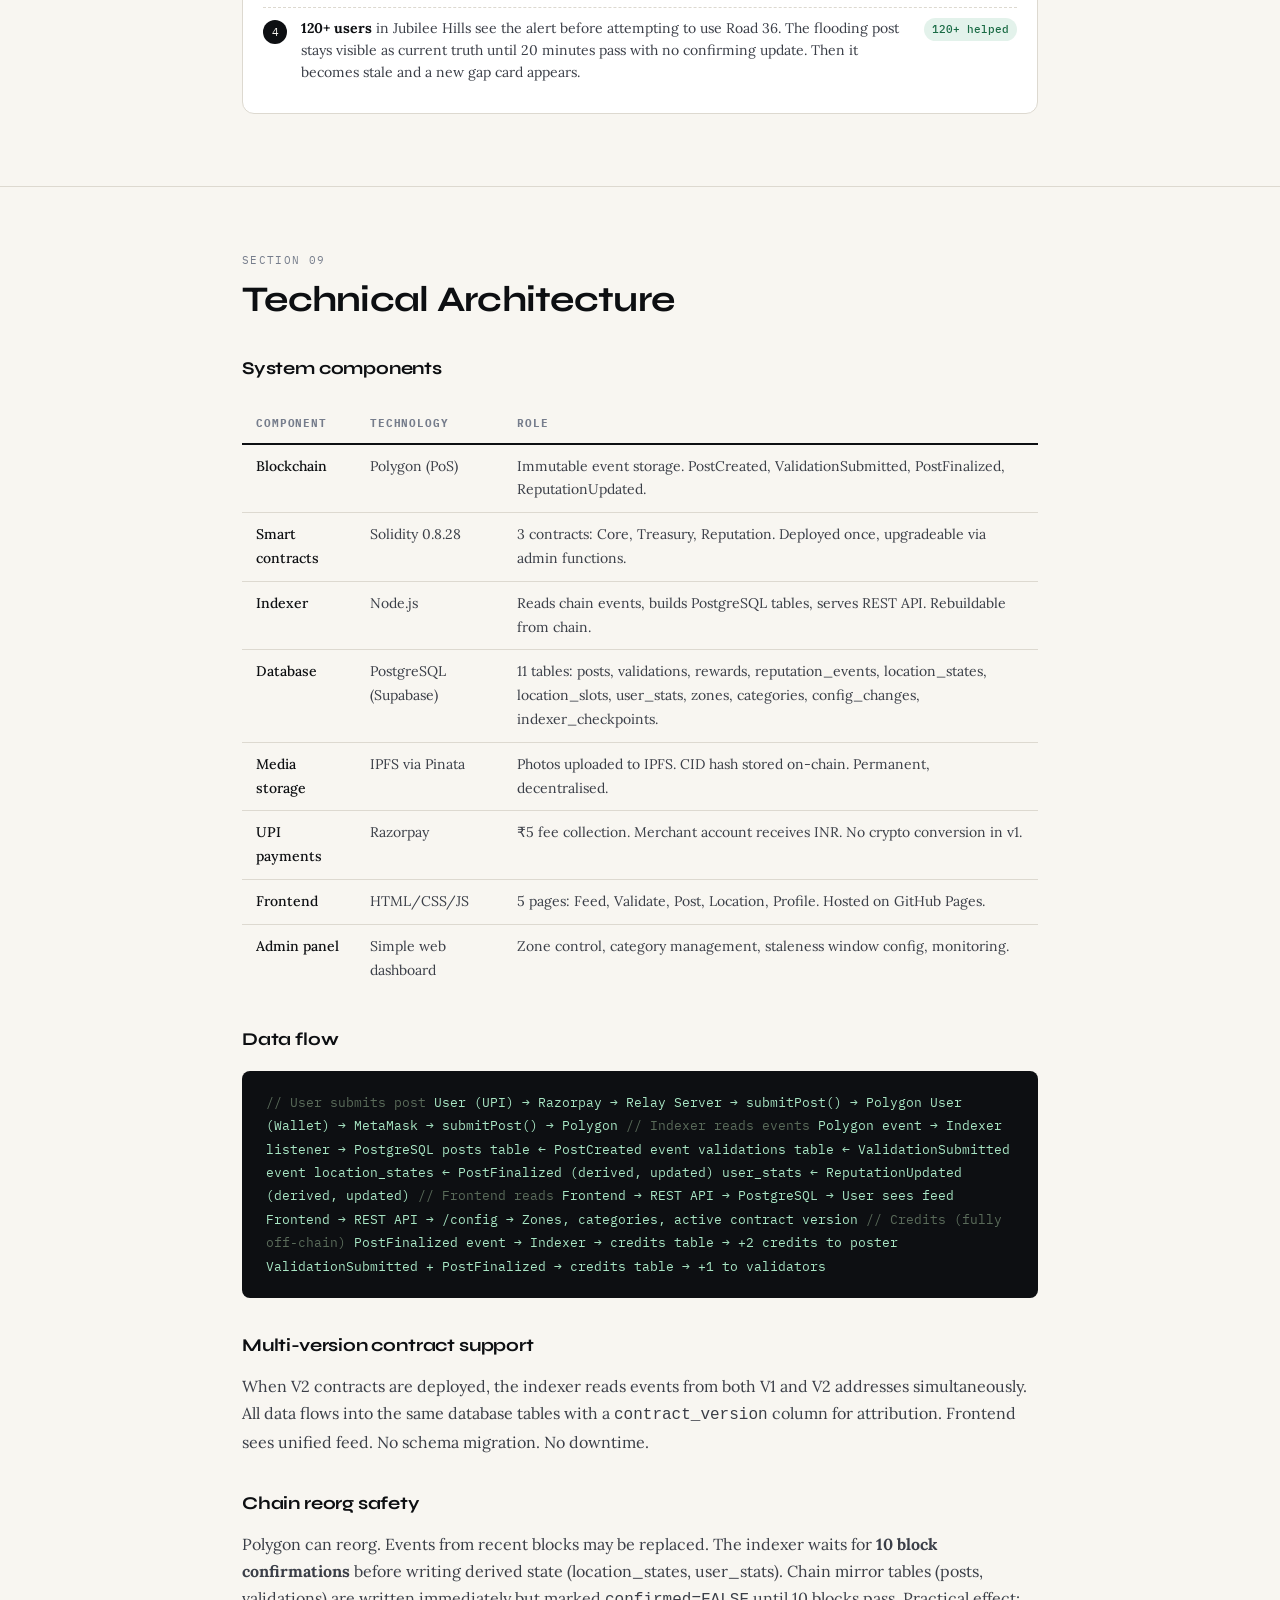
<file: docs.html>
<!DOCTYPE html>
<html lang="en">
<head>
<meta charset="UTF-8">
<meta name="viewport" content="width=device-width, initial-scale=1.0">
<title>RealityCheck — System Documentation</title>
<style>
  @import url('https://fonts.googleapis.com/css2?family=Syne:wght@400;600;700;800&family=IBM+Plex+Mono:wght@400;500&family=Lora:ital,wght@0,400;0,500;1,400&display=swap');

  :root {
    --ink: #0D0F12;
    --ink-soft: #3A3E47;
    --ink-muted: #767D8C;
    --paper: #F8F6F1;
    --paper-warm: #F2EEE6;
    --accent: #1A6B45;
    --accent-light: #E3F2EB;
    --accent-2: #C44B1A;
    --accent-2-light: #FAEEE8;
    --gold: #B8860B;
    --gold-light: #FDF6E3;
    --purple: #4A3B8C;
    --border: #DDD9D0;
    --mono: 'IBM Plex Mono', monospace;
    --display: 'Syne', sans-serif;
    --body: 'Lora', serif;
  }

  * { box-sizing: border-box; margin: 0; padding: 0; }

  html { scroll-behavior: smooth; }

  body {
    font-family: var(--body);
    background: var(--paper);
    color: var(--ink);
    line-height: 1.7;
    font-size: 16px;
  }

  /* ── Layout ── */
  .container { max-width: 860px; margin: 0 auto; padding: 0 2rem; }

  /* ── Cover ── */
  .cover {
    background: var(--ink);
    color: var(--paper);
    padding: 80px 0 64px;
    position: relative;
    overflow: hidden;
  }
  .cover::before {
    content: '';
    position: absolute; inset: 0;
    background: repeating-linear-gradient(
      45deg,
      transparent,
      transparent 40px,
      rgba(255,255,255,0.02) 40px,
      rgba(255,255,255,0.02) 41px
    );
  }
  .cover-eyebrow {
    font-family: var(--mono);
    font-size: 11px;
    letter-spacing: 0.15em;
    text-transform: uppercase;
    color: rgba(255,255,255,0.4);
    margin-bottom: 20px;
  }
  .cover-title {
    font-family: var(--display);
    font-size: clamp(42px, 7vw, 72px);
    font-weight: 800;
    line-height: 1.0;
    margin-bottom: 16px;
    letter-spacing: -0.02em;
  }
  .cover-title span { color: #4ADE80; }
  .cover-sub {
    font-size: 18px;
    color: rgba(255,255,255,0.65);
    max-width: 560px;
    line-height: 1.6;
    margin-bottom: 40px;
    font-family: var(--body);
    font-style: italic;
  }
  .cover-meta {
    display: flex; gap: 32px; flex-wrap: wrap;
  }
  .cover-meta-item {
    font-family: var(--mono);
    font-size: 11px;
    color: rgba(255,255,255,0.4);
    letter-spacing: 0.1em;
  }
  .cover-meta-item strong {
    display: block;
    color: rgba(255,255,255,0.85);
    font-size: 13px;
    margin-bottom: 2px;
  }

  /* ── TOC ── */
  .toc {
    background: var(--paper-warm);
    border-top: 3px solid var(--ink);
    padding: 40px 0;
  }
  .toc-title {
    font-family: var(--display);
    font-size: 11px;
    font-weight: 700;
    letter-spacing: 0.15em;
    text-transform: uppercase;
    color: var(--ink-muted);
    margin-bottom: 20px;
  }
  .toc-grid {
    display: grid;
    grid-template-columns: repeat(auto-fill, minmax(240px, 1fr));
    gap: 4px;
  }
  .toc-item {
    display: flex; align-items: baseline; gap: 10px;
    padding: 7px 0;
    border-bottom: 1px dashed var(--border);
    text-decoration: none;
    color: var(--ink-soft);
    font-size: 14px;
    transition: color 0.15s;
  }
  .toc-item:hover { color: var(--accent); }
  .toc-num {
    font-family: var(--mono);
    font-size: 11px;
    color: var(--ink-muted);
    flex-shrink: 0;
  }

  /* ── Section ── */
  .section {
    padding: 64px 0 48px;
    border-bottom: 1px solid var(--border);
  }
  .section:last-child { border-bottom: none; }

  .section-num {
    font-family: var(--mono);
    font-size: 11px;
    letter-spacing: 0.12em;
    text-transform: uppercase;
    color: var(--ink-muted);
    margin-bottom: 8px;
  }
  .section-title {
    font-family: var(--display);
    font-size: clamp(26px, 4vw, 36px);
    font-weight: 700;
    letter-spacing: -0.02em;
    line-height: 1.2;
    margin-bottom: 24px;
    color: var(--ink);
  }
  .section-intro {
    font-size: 17px;
    color: var(--ink-soft);
    max-width: 680px;
    margin-bottom: 36px;
    line-height: 1.75;
  }

  h3 {
    font-family: var(--display);
    font-size: 18px;
    font-weight: 700;
    color: var(--ink);
    margin: 32px 0 12px;
    letter-spacing: -0.01em;
  }
  h4 {
    font-family: var(--display);
    font-size: 14px;
    font-weight: 700;
    letter-spacing: 0.06em;
    text-transform: uppercase;
    color: var(--ink-muted);
    margin: 24px 0 10px;
  }
  p { margin-bottom: 16px; color: var(--ink-soft); }
  p:last-child { margin-bottom: 0; }

  /* ── Callout box ── */
  .callout {
    border-left: 4px solid var(--accent);
    background: var(--accent-light);
    padding: 16px 20px;
    border-radius: 0 8px 8px 0;
    margin: 24px 0;
  }
  .callout.warn { border-color: var(--accent-2); background: var(--accent-2-light); }
  .callout.gold { border-color: var(--gold); background: var(--gold-light); }
  .callout.dark { border-color: var(--ink); background: var(--paper-warm); }
  .callout p { font-size: 15px; }
  .callout strong { color: var(--ink); }

  /* ── Code block ── */
  .code-block {
    background: var(--ink);
    color: #A8E6C4;
    font-family: var(--mono);
    font-size: 13px;
    line-height: 1.8;
    padding: 20px 24px;
    border-radius: 8px;
    margin: 16px 0;
    overflow-x: auto;
  }
  .code-block .cm { color: #5A6B5A; }
  .code-block .kw { color: #7DD3FC; }
  .code-block .num { color: #FCD34D; }
  .code-block .str { color: #86EFAC; }

  /* ── Formula box ── */
  .formula {
    background: linear-gradient(135deg, #0D0F12, #1A2A1A);
    color: #4ADE80;
    font-family: var(--mono);
    font-size: 14px;
    line-height: 2;
    padding: 24px 28px;
    border-radius: 10px;
    margin: 20px 0;
    border: 1px solid rgba(74, 222, 128, 0.2);
  }
  .formula .label {
    color: rgba(255,255,255,0.4);
    font-size: 11px;
    letter-spacing: 0.1em;
    text-transform: uppercase;
    margin-bottom: 12px;
    display: block;
  }
  .formula .result {
    color: #FCD34D;
    font-size: 16px;
    font-weight: 500;
    border-top: 1px solid rgba(74,222,128,0.2);
    margin-top: 12px;
    padding-top: 12px;
  }

  /* ── Table ── */
  .data-table {
    width: 100%;
    border-collapse: collapse;
    font-size: 14px;
    margin: 20px 0;
  }
  .data-table th {
    font-family: var(--mono);
    font-size: 11px;
    letter-spacing: 0.08em;
    text-transform: uppercase;
    color: var(--ink-muted);
    text-align: left;
    padding: 10px 14px;
    border-bottom: 2px solid var(--ink);
  }
  .data-table td {
    padding: 10px 14px;
    border-bottom: 1px solid var(--border);
    color: var(--ink-soft);
    vertical-align: top;
  }
  .data-table tr:last-child td { border-bottom: none; }
  .data-table td:first-child { font-weight: 500; color: var(--ink); }
  .data-table tr:hover td { background: var(--paper-warm); }

  /* ── Role cards ── */
  .role-grid {
    display: grid;
    grid-template-columns: repeat(auto-fill, minmax(200px, 1fr));
    gap: 16px;
    margin: 24px 0;
  }
  .role-card {
    background: var(--paper-warm);
    border: 1px solid var(--border);
    border-radius: 12px;
    padding: 20px;
  }
  .role-icon { font-size: 28px; margin-bottom: 10px; }
  .role-name {
    font-family: var(--display);
    font-size: 15px;
    font-weight: 700;
    color: var(--ink);
    margin-bottom: 6px;
  }
  .role-desc { font-size: 13px; color: var(--ink-muted); line-height: 1.5; }

  /* ── Scenario block ── */
  .scenario {
    background: white;
    border: 1px solid var(--border);
    border-radius: 12px;
    overflow: hidden;
    margin: 24px 0;
  }
  .scenario-head {
    background: var(--ink);
    color: var(--paper);
    padding: 16px 20px;
    display: flex; align-items: center; gap: 12px;
  }
  .scenario-icon { font-size: 24px; }
  .scenario-title {
    font-family: var(--display);
    font-size: 16px;
    font-weight: 700;
  }
  .scenario-sub { font-size: 12px; opacity: 0.6; margin-top: 2px; }
  .scenario-body { padding: 20px; }
  .scenario-step {
    display: flex; gap: 14px;
    padding: 10px 0;
    border-bottom: 1px dashed var(--border);
    align-items: flex-start;
  }
  .scenario-step:last-child { border-bottom: none; }
  .step-num {
    width: 24px; height: 24px;
    background: var(--ink);
    color: var(--paper);
    border-radius: 50%;
    display: flex; align-items: center; justify-content: center;
    font-family: var(--mono);
    font-size: 11px;
    flex-shrink: 0;
    margin-top: 2px;
  }
  .step-text { font-size: 14px; color: var(--ink-soft); line-height: 1.55; }
  .step-text strong { color: var(--ink); }
  .step-credit {
    margin-left: auto; flex-shrink: 0;
    font-family: var(--mono);
    font-size: 11px;
    background: var(--accent-light);
    color: var(--accent);
    padding: 2px 8px;
    border-radius: 99px;
    font-weight: 500;
  }

  /* ── Flow diagram ── */
  .flow {
    display: flex;
    flex-direction: column;
    gap: 0;
    margin: 24px 0;
    position: relative;
  }
  .flow::before {
    content: '';
    position: absolute;
    left: 19px; top: 24px; bottom: 24px;
    width: 2px;
    background: linear-gradient(to bottom, var(--accent), var(--border));
  }
  .flow-step {
    display: flex; gap: 16px;
    align-items: flex-start;
    padding: 12px 0;
    position: relative;
  }
  .flow-dot {
    width: 40px; height: 40px;
    background: var(--paper);
    border: 2px solid var(--accent);
    border-radius: 50%;
    display: flex; align-items: center; justify-content: center;
    font-size: 16px;
    flex-shrink: 0;
    position: relative; z-index: 1;
  }
  .flow-content { padding-top: 8px; }
  .flow-title { font-family: var(--display); font-size: 15px; font-weight: 700; color: var(--ink); }
  .flow-desc { font-size: 13px; color: var(--ink-muted); margin-top: 2px; line-height: 1.5; }

  /* ── Architecture layers ── */
  .arch-layer {
    border-left: 4px solid;
    padding: 14px 18px;
    margin-bottom: 8px;
    border-radius: 0 8px 8px 0;
  }
  .arch-label {
    font-family: var(--mono);
    font-size: 11px;
    letter-spacing: 0.1em;
    text-transform: uppercase;
    margin-bottom: 4px;
    font-weight: 500;
  }
  .arch-desc { font-size: 13px; line-height: 1.6; }
  .arch-items { font-family: var(--mono); font-size: 12px; margin-top: 6px; opacity: 0.8; }

  /* ── Badge inline ── */
  .badge {
    display: inline-block;
    font-family: var(--mono);
    font-size: 11px;
    padding: 2px 8px;
    border-radius: 99px;
    font-weight: 500;
    margin: 0 2px;
  }
  .badge-green { background: var(--accent-light); color: var(--accent); }
  .badge-red { background: var(--accent-2-light); color: var(--accent-2); }
  .badge-gold { background: var(--gold-light); color: var(--gold); }
  .badge-ink { background: #E8E9EB; color: var(--ink); }

  /* ── Credit economy ── */
  .credit-grid {
    display: grid;
    grid-template-columns: 1fr 1fr;
    gap: 16px;
    margin: 20px 0;
  }
  .credit-box {
    border: 1px solid var(--border);
    border-radius: 10px;
    padding: 16px;
  }
  .credit-box-title {
    font-family: var(--display);
    font-size: 12px;
    font-weight: 700;
    letter-spacing: 0.1em;
    text-transform: uppercase;
    margin-bottom: 12px;
  }
  .credit-row {
    display: flex; justify-content: space-between;
    align-items: center;
    padding: 6px 0;
    border-bottom: 1px dashed var(--border);
    font-size: 13px;
  }
  .credit-row:last-child { border-bottom: none; }
  .credit-val { font-family: var(--mono); font-weight: 500; }

  /* ── Print / GitHub friendly ── */
  @media print {
    .cover { background: #000; }
    .section { page-break-inside: avoid; }
  }

  /* ── Responsive ── */
  @media (max-width: 600px) {
    .credit-grid { grid-template-columns: 1fr; }
    .role-grid { grid-template-columns: 1fr 1fr; }
    .cover { padding: 48px 0 40px; }
  }
</style>
</head>
<body>

<!-- ═══════════════════════════════════════════════ COVER -->
<div class="cover">
  <div class="container">
    <div class="cover-eyebrow">System Documentation · v1.0 · Confidential</div>
    <div class="cover-title">Reality<span>Check</span></div>
    <div class="cover-sub">
      A real-time, location-based truth network powered by proof,
      community validation, and reputation — not opinions.
    </div>
    <div class="cover-meta">
      <div class="cover-meta-item"><strong>Network</strong>Polygon (Amoy testnet → Mainnet)</div>
      <div class="cover-meta-item"><strong>Launch Zone</strong>Banjara Hills / Jubilee Hills, Hyderabad</div>
      <div class="cover-meta-item"><strong>Payment</strong>₹5 per post via UPI (Razorpay)</div>
      <div class="cover-meta-item"><strong>Incentive</strong>Credits system (no crypto distribution)</div>
      <div class="cover-meta-item"><strong>Storage</strong>Polygon blockchain + PostgreSQL indexer</div>
    </div>
  </div>
</div>

<!-- ═══════════════════════════════════════════════ TOC -->
<div class="toc">
  <div class="container">
    <div class="toc-title">Table of Contents</div>
    <div class="toc-grid">
      <a href="#s1" class="toc-item"><span class="toc-num">01</span>What is RealityCheck?</a>
      <a href="#s2" class="toc-item"><span class="toc-num">02</span>How the System Works</a>
      <a href="#s3" class="toc-item"><span class="toc-num">03</span>User Roles</a>
      <a href="#s4" class="toc-item"><span class="toc-num">04</span>The Proof System</a>
      <a href="#s5" class="toc-item"><span class="toc-num">05</span>Validation Engine</a>
      <a href="#s6" class="toc-item"><span class="toc-num">06</span>Reputation & Trust Score</a>
      <a href="#s7" class="toc-item"><span class="toc-num">07</span>Credits Economy</a>
      <a href="#s8" class="toc-item"><span class="toc-num">08</span>Real-World Scenarios</a>
      <a href="#s9" class="toc-item"><span class="toc-num">09</span>Technical Architecture</a>
      <a href="#s10" class="toc-item"><span class="toc-num">10</span>Smart Contracts</a>
      <a href="#s11" class="toc-item"><span class="toc-num">11</span>Payment Model</a>
      <a href="#s12" class="toc-item"><span class="toc-num">12</span>City Launch Partners</a>
      <a href="#s13" class="toc-item"><span class="toc-num">13</span>Anti-Gaming Rules</a>
      <a href="#s14" class="toc-item"><span class="toc-num">14</span>FAQs</a>
    </div>
  </div>
</div>

<!-- ═══════════════════════════════════════════════ S1 -->
<div class="section" id="s1">
  <div class="container">
    <div class="section-num">Section 01</div>
    <div class="section-title">What is RealityCheck?</div>
    <div class="section-intro">
      RealityCheck is a real-time truth network. Citizens post ground-level proof of
      what is happening at physical locations — traffic jams, crowded malls, long queues,
      full parking lots. The community validates these reports. Validated truth is stored
      permanently on the Polygon blockchain and cannot be deleted or edited by anyone,
      including the platform operators.
    </div>

    <div class="callout">
      <p><strong>Core promise:</strong> "This report is on the blockchain. It cannot be deleted
      by anyone — not even us. The truth is immutable."</p>
    </div>

    <h3>What problem does it solve?</h3>
    <p>You want to go to GVK One Mall on a Saturday afternoon. Is the parking full?
    Is the food court crowded? Google Maps shows you the location — it does not tell
    you the reality right now. RealityCheck does. The information comes from people
    who are physically there, verified by the community, stored permanently.</p>

    <h3>Six categories of truth</h3>
    <table class="data-table">
      <tr><th>Category</th><th>What it covers</th><th>Staleness window</th><th>Example states</th></tr>
      <tr><td>🚗 Traffic</td><td>Road congestion, accidents, slow zones</td><td>5 minutes</td><td>Busy · Moderate · Slow · Clear</td></tr>
      <tr><td>☕ Crowd</td><td>Cafés, restaurants, public spaces</td><td>15 minutes</td><td>Busy · Moderate · Empty</td></tr>
      <tr><td>🏢 Queue</td><td>Hospital OPD, banks, government offices</td><td>15 minutes</td><td>Long · Moderate · Short · Closed</td></tr>
      <tr><td>🛍 Mall</td><td>Shopping malls, multiplexes</td><td>20 minutes</td><td>Busy · Moderate · Empty · Closed</td></tr>
      <tr><td>🌧 Weather</td><td>Local rain, flooding, visibility</td><td>20 minutes</td><td>Raining · Flooding · Clear · Foggy</td></tr>
      <tr><td>🅿 Parking</td><td>Open parking lots, mall parking</td><td>10 minutes</td><td>Full · Almost Full · Available · Closed</td></tr>
    </table>

    <div class="callout dark">
      <p><strong>Dynamic categories:</strong> New categories can be added by the platform
      operator by inserting one row in the database and calling one contract function.
      No redeployment needed.</p>
    </div>
  </div>
</div>

<!-- ═══════════════════════════════════════════════ S2 -->
<div class="section" id="s2">
  <div class="container">
    <div class="section-num">Section 02</div>
    <div class="section-title">How the System Works</div>
    <div class="section-intro">
      The system has five layers. Each layer has one job. No layer does the job
      of another layer.
    </div>

    <div class="arch-layer" style="border-color:#1A6B45;background:#E3F2EB">
      <div class="arch-label" style="color:#1A6B45">Layer 1 — Proof Layer</div>
      <div class="arch-desc">User captures reality. GPS location + timestamp + optional photo.
      This is the raw evidence before any community verification.</div>
      <div class="arch-items">GPS · Timestamp · Photo (IPFS hash) · Category · State</div>
    </div>
    <div class="arch-layer" style="border-color:#4A3B8C;background:#EDE8F8">
      <div class="arch-label" style="color:#4A3B8C">Layer 2 — Blockchain Layer</div>
      <div class="arch-desc">Post, validations, and outcome stored on Polygon. Immutable.
      Cannot be deleted by anyone. This is the truth record.</div>
      <div class="arch-items">PostCreated · ValidationSubmitted · PostFinalized · ReputationUpdated</div>
    </div>
    <div class="arch-layer" style="border-color:#C44B1A;background:#FAEEE8">
      <div class="arch-label" style="color:#C44B1A">Layer 3 — Validation Layer</div>
      <div class="arch-desc">Community confirms or disputes the post. Minimum 3 validators.
      70% confirm threshold = VALID. Blind voting prevents herd bias.</div>
      <div class="arch-items">3–5 validators · 70% threshold · Blind votes · Ground witness bonus</div>
    </div>
    <div class="arch-layer" style="border-color:#B8860B;background:#FDF6E3">
      <div class="arch-label" style="color:#B8860B">Layer 4 — Indexer Layer</div>
      <div class="arch-desc">Node.js service reads blockchain events, computes derived state,
      and serves the API. Rebuilds from chain if database is wiped.</div>
      <div class="arch-items">Feed queries · Confidence scores · Staleness detection · Gap cards</div>
    </div>
    <div class="arch-layer" style="border-color:#0D0F12;background:#F2EEE6">
      <div class="arch-label" style="color:#0D0F12">Layer 5 — Credits Layer</div>
      <div class="arch-desc">Off-chain incentive system. Credits earned by contributing accurate
      posts and validations. Spent on platform features. No inflation by design.</div>
      <div class="arch-items">Daily cap · Spending sinks · No transfer · No cash value</div>
    </div>

    <h3>The complete lifecycle of one post</h3>
    <div class="flow">
      <div class="flow-step">
        <div class="flow-dot">📍</div>
        <div class="flow-content">
          <div class="flow-title">User opens app</div>
          <div class="flow-desc">App detects location via GPS. Geohash computed. Feed shows nearby truth. Gap cards show stale locations needing updates.</div>
        </div>
      </div>
      <div class="flow-step">
        <div class="flow-dot">📸</div>
        <div class="flow-content">
          <div class="flow-title">User posts a reality update</div>
          <div class="flow-desc">Pays ₹5 via UPI. Takes photo (optional but recommended). Selects category and state. Post goes on-chain via relay server.</div>
        </div>
      </div>
      <div class="flow-step">
        <div class="flow-dot">⏳</div>
        <div class="flow-content">
          <div class="flow-title">Validation window opens</div>
          <div class="flow-desc">3–5 nearby validators see the post. They confirm or dispute. Votes are hidden until window closes — prevents herd bias.</div>
        </div>
      </div>
      <div class="flow-step">
        <div class="flow-dot">⚖️</div>
        <div class="flow-content">
          <div class="flow-title">Post is finalized</div>
          <div class="flow-desc">Contract computes outcome: VALID (≥70% confirms), INVALID (&lt;70%), or INCONCLUSIVE (&lt;3 validators). PostFinalized event emitted.</div>
        </div>
      </div>
      <div class="flow-step">
        <div class="flow-dot">⭐</div>
        <div class="flow-content">
          <div class="flow-title">Credits awarded, reputation updated</div>
          <div class="flow-desc">Valid post: poster earns +2 credits, correct validators earn +1 each. Reputation scores updated on-chain for all participants.</div>
        </div>
      </div>
      <div class="flow-step">
        <div class="flow-dot">🌍</div>
        <div class="flow-content">
          <div class="flow-title">Feed updated, location state refreshed</div>
          <div class="flow-desc">Indexer updates location_states table. Feed shows new truth. 120+ nearby users who check the app see accurate information.</div>
        </div>
      </div>
    </div>
  </div>
</div>

<!-- ═══════════════════════════════════════════════ S3 -->
<div class="section" id="s3">
  <div class="container">
    <div class="section-num">Section 03</div>
    <div class="section-title">User Roles</div>
    <div class="section-intro">
      There are four roles in the system. Three are user roles (earned through activity),
      one is an operational role (appointed by the platform). Roles are not exclusive —
      a Trusted User is also a Poster and a Validator.
    </div>

    <div class="role-grid">
      <div class="role-card">
        <div class="role-icon">📸</div>
        <div class="role-name">Poster</div>
        <div class="role-desc">Any user who pays ₹5 to submit a reality update. No minimum reputation required. Everyone starts here.</div>
      </div>
      <div class="role-card">
        <div class="role-icon">✅</div>
        <div class="role-name">Validator</div>
        <div class="role-desc">User who has made ≥1 valid post OR has reputation score ≥5.0. Can confirm or dispute others' posts. Cannot validate own posts.</div>
      </div>
      <div class="role-card">
        <div class="role-icon">🏆</div>
        <div class="role-name">Trusted User</div>
        <div class="role-desc">Computed status, not a separate role. Score ≥20.0 (2,000 stored). Votes carry higher weight (3×). Shown as badge in UI. No contract change needed.</div>
      </div>
      <div class="role-card">
        <div class="role-icon">🤝</div>
        <div class="role-name">City Launch Partner (CLP)</div>
        <div class="role-desc">Independent contractor hired by the platform to seed activity in a new city. Paid milestone-based, not per post. Never posts themselves.</div>
      </div>
    </div>

    <h3>Role permissions matrix</h3>
    <table class="data-table">
      <tr><th>Action</th><th>Newbie</th><th>Poster (1+ post)</th><th>Validator</th><th>Trusted</th></tr>
      <tr><td>Post a reality update</td><td>✓</td><td>✓</td><td>✓</td><td>✓</td></tr>
      <tr><td>View feed</td><td>✓</td><td>✓</td><td>✓</td><td>✓</td></tr>
      <tr><td>Submit validation</td><td>✗</td><td>✓</td><td>✓</td><td>✓</td></tr>
      <tr><td>Vote weight</td><td>—</td><td>1×</td><td>1.5×</td><td>3×</td></tr>
      <tr><td>Ground witness bonus</td><td>✗</td><td>✓ if nearby</td><td>✓ if nearby</td><td>✓ if nearby</td></tr>
      <tr><td>Earn credits from posts</td><td>if validated</td><td>✓</td><td>✓</td><td>✓</td></tr>
      <tr><td>Earn credits from validation</td><td>✗</td><td>✓</td><td>✓</td><td>✓</td></tr>
      <tr><td>Daily credit cap</td><td>10</td><td>10</td><td>10</td><td>10</td></tr>
    </table>
  </div>
</div>

<!-- ═══════════════════════════════════════════════ S4 -->
<div class="section" id="s4">
  <div class="container">
    <div class="section-num">Section 04</div>
    <div class="section-title">The Proof System</div>
    <div class="section-intro">
      Every post has an initial proof score before community validation.
      Higher proof score = faster validation threshold reached = more credible post.
    </div>

    <h3>Proof score components</h3>
    <table class="data-table">
      <tr><th>Component</th><th>Weight</th><th>How earned</th><th>Notes</th></tr>
      <tr><td>GPS accuracy</td><td>20%</td><td>Device GPS confirms location within 50m of claimed geohash</td><td>Primary. Cannot be faked without physical presence.</td></tr>
      <tr><td>Freshness</td><td>20%</td><td>Post submitted within staleness window of last update</td><td>A 2-min-old report on a stale location scores high.</td></tr>
      <tr><td>Photo evidence</td><td>20%</td><td>Photo uploaded, IPFS hash stored on-chain</td><td>Optional but strongly encouraged. +20 points if present.</td></tr>
      <tr><td>User reputation</td><td>20%</td><td>Poster's existing reputation score scaled to 0–20</td><td>Expert poster's posts start with higher initial credibility.</td></tr>
      <tr><td>Community validation</td><td>20%</td><td>Added after validation: (confirmCount/totalVotes) × 20</td><td>Final proof score only known after finalization.</td></tr>
    </table>

    <div class="formula">
      <span class="label">Initial Proof Score (before validation)</span>
      ProofScore_initial = GPS(0–20) + Freshness(0–20) + Photo(0 or 20) + Reputation(0–20)<br>
      <br>
      <span class="label">Final Proof Score (after validation)</span>
      ProofScore_final = ProofScore_initial + Validation(0–20)<br>
      <br>
      <span class="result">Maximum possible: 100 · Minimum for display: 0</span>
    </div>

    <h3>GPS precision model</h3>
    <table class="data-table">
      <tr><th>Geohash precision</th><th>Area covered</th><th>Use in system</th></tr>
      <tr><td>4 chars (e.g. tdr5)</td><td>~40 × 20 km</td><td>Zone config in admin panel</td></tr>
      <tr><td>5 chars (e.g. tdr5r)</td><td>~5 × 5 km</td><td>Feed grouping, gap card detection</td></tr>
      <tr><td>6 chars (e.g. tdr5r8)</td><td>~1 × 0.5 km</td><td>Stored in PostCreated event for precise analytics</td></tr>
    </table>

    <div class="callout">
      <p><strong>Pincode fallback:</strong> If GPS is unavailable, user enters pincode.
      Pincode → lat/long → geohash via geocoding API. Proof score is capped at 50%
      for pincode-based posts (GPS component is 0). Credits earned are halved.</p>
    </div>
  </div>
</div>

<!-- ═══════════════════════════════════════════════ S5 -->
<div class="section" id="s5">
  <div class="container">
    <div class="section-num">Section 05</div>
    <div class="section-title">Validation Engine</div>
    <div class="section-intro">
      Validation is the truth mechanism. Without it, a post is just a claim.
      The validation engine turns claims into verified truth.
    </div>

    <h3>Validation rules (all enforced in smart contract)</h3>
    <table class="data-table">
      <tr><th>Rule</th><th>Value</th><th>Why</th></tr>
      <tr><td>Minimum validators</td><td>3</td><td>Prevents 1-person manipulation</td></tr>
      <tr><td>Maximum validators</td><td>5</td><td>Prevents gas explosion, bounds loop</td></tr>
      <tr><td>Confidence threshold</td><td>70%</td><td>Supermajority needed for VALID</td></tr>
      <tr><td>Validation window</td><td>Per category (5–20 min)</td><td>Matches reality change rate</td></tr>
      <tr><td>Self-validation</td><td>Not allowed</td><td>Cannot confirm own post</td></tr>
      <tr><td>Rate limit</td><td>10 validations/hour</td><td>Prevents spam farming</td></tr>
      <tr><td>Blind voting</td><td>Yes — votes hidden until window closes</td><td>Prevents herd bias</td></tr>
      <tr><td>Eligibility</td><td>Must have ≥1 valid post OR score ≥5.0</td><td>Cold start friendly</td></tr>
    </table>

    <h3>Outcome calculation</h3>
    <div class="formula">
      <span class="label">Confidence Score</span>
      confidence = (confirmCount / totalVotes) × 100<br>
      <br>
      <span class="label">Outcome Rules</span>
      if totalVotes &lt; MIN_VALIDATORS (3):  outcome = INCONCLUSIVE<br>
      if confidence ≥ 70:                   outcome = VALID<br>
      if confidence &lt; 70:                  outcome = INVALID<br>
      <br>
      <span class="result">Example: 4 votes, 3 confirms → confidence = 75% → VALID ✓</span>
    </div>

    <h3>Ground Witness Bonus</h3>
    <p>A validator who is physically within 500m of the reported location at validation
    time receives a "Ground Witness" bonus. Their vote carries 1.5× weight in the
    confidence calculation. This is determined by GPS proximity check at vote submission time.</p>

    <div class="callout gold">
      <p><strong>Why blind voting matters:</strong> If validators can see prior votes,
      the first vote anchors all subsequent votes (herd bias). Studies show 40–60%
      of secondary voters simply follow the first vote. Blind voting forces each validator
      to make an independent decision based on the photo evidence alone.</p>
    </div>
  </div>
</div>

<!-- ═══════════════════════════════════════════════ S6 -->
<div class="section" id="s6">
  <div class="container">
    <div class="section-num">Section 06</div>
    <div class="section-title">Reputation &amp; Trust Score</div>
    <div class="section-intro">
      Reputation is the system's memory. It tracks how reliable each user has been
      historically and uses that to weight their future contributions.
    </div>

    <h3>On-chain vs off-chain split</h3>
    <p><strong>On-chain (stored in ReputationRegistryV1):</strong> Raw counts
    (totalPosts, validPosts, totalValidations, correctValidations) and current score integer.
    Permanent, immutable, cannot be manipulated.</p>
    <p><strong>Off-chain (computed in indexer):</strong> Display score (score ÷ 100),
    tier label, accuracy percentages, "people helped" metric, activity graphs.</p>

    <h3>Score mechanics</h3>
    <table class="data-table">
      <tr><th>Action</th><th>Score change</th><th>Reason</th></tr>
      <tr><td>Post outcome: VALID</td><td>+1.50 (stored as +150)</td><td>High reward for accurate posting</td></tr>
      <tr><td>Post outcome: INVALID</td><td>−1.00 (stored as −100)</td><td>Penalty for inaccurate posts</td></tr>
      <tr><td>Post outcome: INCONCLUSIVE</td><td>0</td><td>Not enough data to judge</td></tr>
      <tr><td>Validation: correct</td><td>+0.30 (stored as +30)</td><td>Smaller gain — validation easier than posting</td></tr>
      <tr><td>Validation: wrong</td><td>−0.10 (stored as −10)</td><td>Light penalty — wrong isn't always obvious</td></tr>
      <tr><td>Inactivity decay (7 days)</td><td>×0.95 (5% reduction)</td><td>Scores reflect recent activity, not history</td></tr>
    </table>

    <div class="formula">
      <span class="label">Score stored as integer (×100 to avoid floats in Solidity)</span>
      stored_score = display_score × 100<br>
      <br>
      Example: display score 18.4 → stored as 1840<br>
      <br>
      <span class="label">Decay formula (applied after 7 days inactivity)</span>
      new_score = old_score × 95 / 100<br>
      Floor: score never goes below 1 if previously above 0<br>
      <br>
      <span class="label">Score cap</span>
      <span class="result">Maximum score: 10,000 stored (100.0 display). Expert tier ceiling.</span>
    </div>

    <h3>Reputation tiers</h3>
    <table class="data-table">
      <tr><th>Tier</th><th>Display range</th><th>Stored range</th><th>Validate?</th><th>Vote weight</th><th>Credit multiplier</th></tr>
      <tr><td>🔘 Newbie</td><td>0.0 – 4.99</td><td>0 – 499</td><td>Only if ≥1 valid post</td><td>1×</td><td>1×</td></tr>
      <tr><td>🟢 Contributor</td><td>5.0 – 19.99</td><td>500 – 1999</td><td>Yes</td><td>1.5×</td><td>1.1×</td></tr>
      <tr><td>🔵 Trusted</td><td>20.0 – 49.99</td><td>2000 – 4999</td><td>Yes</td><td>3×</td><td>1.3×</td></tr>
      <tr><td>⭐ Expert</td><td>50.0 – 100.0</td><td>5000 – 10000</td><td>Yes</td><td>6×</td><td>1.5×</td></tr>
    </table>

    <div class="callout">
      <p><strong>"Trusted User" is not a new contract role.</strong> It is a computed
      display tier derived from the reputation score by the indexer. No contract change
      is needed to introduce it. The tier affects vote weight and credit multiplier,
      both computed off-chain.</p>
    </div>

    <h3>Accuracy formula (displayed on profile)</h3>
    <div class="formula">
      <span class="label">Post accuracy</span>
      postAccuracy = validPosts / totalPosts × 100<br>
      <br>
      <span class="label">Validation accuracy</span>
      validationAccuracy = correctValidations / totalValidations × 100<br>
      <br>
      <span class="label">Overall accuracy (for display)</span>
      overallAccuracy = (validationAccuracy × 0.70) + (postAccuracy × 0.30)<br>
      <br>
      <span class="result">Validation weighted higher — it is harder to game than posting</span>
    </div>
  </div>
</div>

<!-- ═══════════════════════════════════════════════ S7 -->
<div class="section" id="s7">
  <div class="container">
    <div class="section-num">Section 07</div>
    <div class="section-title">Credits Economy</div>
    <div class="section-intro">
      Credits are the platform's participation incentive. They have no cash value,
      cannot be transferred, and cannot be converted to money. Their sole purpose is
      to reward contribution and unlock platform features.
    </div>

    <div class="callout warn">
      <p><strong>Anti-inflation design rule:</strong> Total credits that can be spent
      must exceed total credits that can be earned. Spending sinks are stronger than
      earning rates. This prevents credit hyperinflation which would make them worthless.</p>
    </div>

    <div class="credit-grid">
      <div class="credit-box" style="border-color:#1A6B45">
        <div class="credit-box-title" style="color:#1A6B45">Earning credits</div>
        <div class="credit-row">
          <span>Valid post confirmed</span>
          <span class="credit-val" style="color:#1A6B45">+2</span>
        </div>
        <div class="credit-row">
          <span>Gap post (stale area)</span>
          <span class="credit-val" style="color:#1A6B45">+3</span>
        </div>
        <div class="credit-row">
          <span>Correct validation</span>
          <span class="credit-val" style="color:#1A6B45">+1</span>
        </div>
        <div class="credit-row">
          <span>Ground witness bonus</span>
          <span class="credit-val" style="color:#1A6B45">+0.5</span>
        </div>
        <div class="credit-row" style="font-style:italic">
          <span>Daily cap (all sources)</span>
          <span class="credit-val" style="color:#C44B1A">max 10</span>
        </div>
      </div>
      <div class="credit-box" style="border-color:#C44B1A">
        <div class="credit-box-title" style="color:#C44B1A">Spending credits (sinks)</div>
        <div class="credit-row">
          <span>Boost post visibility</span>
          <span class="credit-val" style="color:#C44B1A">−5</span>
        </div>
        <div class="credit-row">
          <span>Highlight post in feed</span>
          <span class="credit-val" style="color:#C44B1A">−3</span>
        </div>
        <div class="credit-row">
          <span>Priority validation queue</span>
          <span class="credit-val" style="color:#C44B1A">−2</span>
        </div>
        <div class="credit-row">
          <span>Unlock location analytics</span>
          <span class="credit-val" style="color:#C44B1A">−2</span>
        </div>
        <div class="credit-row">
          <span>Saved places alerts</span>
          <span class="credit-val" style="color:#C44B1A">−1/month</span>
        </div>
      </div>
    </div>

    <h3>Credit rules (locked — cannot change without product decision)</h3>
    <table class="data-table">
      <tr><th>Rule</th><th>Value</th></tr>
      <tr><td>Can transfer to another user</td><td>❌ Never</td></tr>
      <tr><td>Can sell for cash</td><td>❌ Never</td></tr>
      <tr><td>Can convert to MATIC/crypto</td><td>❌ Never</td></tr>
      <tr><td>Expire if unused</td><td>Credits do not expire in v1</td></tr>
      <tr><td>Daily earning cap</td><td>10 credits per day</td></tr>
      <tr><td>Stored on blockchain</td><td>❌ Backend DB only</td></tr>
      <tr><td>Affected by contract upgrade</td><td>❌ Fully off-chain, survives contract changes</td></tr>
    </table>

    <h3>Credit inflation protection — the math</h3>
    <div class="formula">
      <span class="label">Maximum daily earn at cap</span>
      Max earn = 10 credits/day<br>
      <br>
      <span class="label">Example: active user, 30 days</span>
      Total earn = 10 × 30 = 300 credits (theoretical maximum)<br>
      <br>
      <span class="label">Minimum spend to maintain visibility</span>
      Boost post (weekly) = 5 credits × 4 = 20 credits/month<br>
      Alerts (2 locations) = 2 credits/month<br>
      Total minimum spend = ~22 credits/month<br>
      <br>
      <span class="result">A very active user accumulates ~278 credits/month. Spending sinks
      create natural consumption. Casual users accumulate slowly.</span>
    </div>
  </div>
</div>

<!-- ═══════════════════════════════════════════════ S8 -->
<div class="section" id="s8">
  <div class="container">
    <div class="section-num">Section 08</div>
    <div class="section-title">Real-World Scenarios</div>
    <div class="section-intro">
      These scenarios show how the system works in practice for each category.
      Each scenario traces the full lifecycle from post to validated truth.
    </div>

    <!-- Scenario 1: Traffic -->
    <div class="scenario">
      <div class="scenario-head">
        <div class="scenario-icon">🚗</div>
        <div>
          <div class="scenario-title">Scenario 1 — Traffic: PVNR Expressway jam</div>
          <div class="scenario-sub">Category: Traffic · Staleness window: 5 minutes</div>
        </div>
      </div>
      <div class="scenario-body">
        <div class="scenario-step">
          <div class="step-num">1</div>
          <div class="step-text"><strong>Priya</strong> is stuck in traffic on PVNR Expressway at 8:47 AM. She opens RealityCheck. The last update was 6 minutes ago (stale). She sees a gap card: "No update — PVNR Expressway · Earn +3 credits".</div>
          <span class="step-credit">Gap card shown</span>
        </div>
        <div class="scenario-step">
          <div class="step-num">2</div>
          <div class="step-text"><strong>Priya posts:</strong> Category=Traffic, State=Busy, takes a photo of the jam. Pays ₹5 via Google Pay. Post goes on Polygon. Validation window opens: 5 minutes.</div>
          <span class="step-credit">PostCreated event</span>
        </div>
        <div class="scenario-step">
          <div class="step-num">3</div>
          <div class="step-text"><strong>3 nearby validators</strong> (Ravi, Amit, Sneha) see the post in their validate feed. Each independently confirms — they can also see the PVNR jam from the photo. Votes are hidden from each other.</div>
          <span class="step-credit">3 ValidationSubmitted</span>
        </div>
        <div class="scenario-step">
          <div class="step-num">4</div>
          <div class="step-text"><strong>Finalization:</strong> 3 confirms, 0 disputes. Confidence = 100%. Outcome = VALID. PostFinalized event emitted. Location state updated to Busy.</div>
          <span class="step-credit">VALID 100%</span>
        </div>
        <div class="scenario-step">
          <div class="step-num">5</div>
          <div class="step-text"><strong>Credits:</strong> Priya earns +3 (gap post bonus). Ravi, Amit, Sneha each earn +1 (correct validation). <strong>Rahul</strong> opens app while planning to take PVNR — sees "Busy · 100% confidence · 47s ago" and takes the service road instead.</div>
          <span class="step-credit">+3 +1 +1 +1</span>
        </div>
      </div>
    </div>

    <!-- Scenario 2: Parking -->
    <div class="scenario">
      <div class="scenario-head">
        <div class="scenario-icon">🅿</div>
        <div>
          <div class="scenario-title">Scenario 2 — Parking: Inorbit Mall parking full</div>
          <div class="scenario-sub">Category: Parking · Staleness window: 10 minutes</div>
        </div>
      </div>
      <div class="scenario-body">
        <div class="scenario-step">
          <div class="step-num">1</div>
          <div class="step-text"><strong>Kiran</strong> just drove 20 minutes to Inorbit Mall. Parking is completely full. He sees no recent update in the app (12 minutes stale). Gap card visible: "Earn +3 credits".</div>
        </div>
        <div class="scenario-step">
          <div class="step-num">2</div>
          <div class="step-text"><strong>Kiran posts:</strong> Parking=Full, photo of "FULL" sign at entrance. Pays ₹5. Post on-chain. Validation window: 10 minutes.</div>
          <span class="step-credit">PostCreated</span>
        </div>
        <div class="scenario-step">
          <div class="step-num">3</div>
          <div class="step-text"><strong>2 of 3 validators confirm, 1 disputes</strong> (they think adjacent street parking counts). Confidence = 67% — below 70% threshold.</div>
          <span class="step-credit">Confidence 67%</span>
        </div>
        <div class="scenario-step">
          <div class="step-num">4</div>
          <div class="step-text"><strong>4th validator joins:</strong> Also confirms from inside mall (ground witness bonus applies). Now 3 confirms, 1 dispute. Confidence = 75%. Threshold crossed: VALID.</div>
          <span class="step-credit">VALID 75%</span>
        </div>
        <div class="scenario-step">
          <div class="step-num">5</div>
          <div class="step-text"><strong>Deepa</strong> is 5 minutes away from Inorbit by car. Opens app. Sees "Parking: Full · 75% confidence · 3 min ago". Takes alternative route to Phoenix Mall instead. <strong>Saved 25 minutes.</strong></div>
          <span class="step-credit">1 person helped</span>
        </div>
      </div>
    </div>

    <!-- Scenario 3: Mall crowd -->
    <div class="scenario">
      <div class="scenario-head">
        <div class="scenario-icon">🛍</div>
        <div>
          <div class="scenario-title">Scenario 3 — Mall: GVK One Mall crowd on weekend</div>
          <div class="scenario-sub">Category: Mall · Staleness window: 20 minutes</div>
        </div>
      </div>
      <div class="scenario-body">
        <div class="scenario-step">
          <div class="step-num">1</div>
          <div class="step-text"><strong>Two competing posts:</strong> Arjun posts "Moderate" at 2:00 PM. Sunita posts "Busy" at 2:18 PM (just before Arjun's post becomes stale). Both are in the validation queue simultaneously.</div>
        </div>
        <div class="scenario-step">
          <div class="step-num">2</div>
          <div class="step-text"><strong>Arjun's post:</strong> 3 validators, 2 confirm (Moderate), 1 disputes. Confidence = 67%. INVALID — the mall was already getting crowded.</div>
          <span class="step-credit">INVALID 67%</span>
        </div>
        <div class="scenario-step">
          <div class="step-num">3</div>
          <div class="step-text"><strong>Sunita's post:</strong> 4 validators, 4 confirms (Busy). Confidence = 100%. VALID. Location state updated to Busy.</div>
          <span class="step-credit">VALID 100%</span>
        </div>
        <div class="scenario-step">
          <div class="step-num">4</div>
          <div class="step-text"><strong>Arjun's reputation:</strong> Post INVALID → −1.00 score. Correct validators (who disputed) earn +0.30 score each. Incorrect confirmers get −0.10 each. System self-corrects.</div>
          <span class="step-credit">Reputation updated</span>
        </div>
        <div class="scenario-step">
          <div class="step-num">5</div>
          <div class="step-text"><strong>Feed shows:</strong> GVK One Mall → Busy · 100% confidence · 2m ago · 📸 photo verified. <strong>73 people</strong> see this before deciding whether to go. System works even when one post is wrong — community corrects it.</div>
          <span class="step-credit">73 helped</span>
        </div>
      </div>
    </div>

    <!-- Scenario 4: Queue -->
    <div class="scenario">
      <div class="scenario-head">
        <div class="scenario-icon">🏢</div>
        <div>
          <div class="scenario-title">Scenario 4 — Queue: Apollo Hospital OPD</div>
          <div class="scenario-sub">Category: Queue · Staleness window: 15 minutes</div>
        </div>
      </div>
      <div class="scenario-body">
        <div class="scenario-step">
          <div class="step-num">1</div>
          <div class="step-text"><strong>Meera</strong> posts "Queue: Long" at Apollo Hospital OPD at 9:15 AM with a photo of the waiting room. Gap post (20 min stale). Pays ₹5.</div>
          <span class="step-credit">Gap post +3</span>
        </div>
        <div class="scenario-step">
          <div class="step-num">2</div>
          <div class="step-text"><strong>Validators struggle:</strong> Only 2 validators are in the area. Validation window runs out after 15 minutes. Only 2 votes — below MIN_VALIDATORS (3).</div>
        </div>
        <div class="scenario-step">
          <div class="step-num">3</div>
          <div class="step-text"><strong>Outcome: INCONCLUSIVE.</strong> PostFinalized emitted with outcome=INCONCLUSIVE. Meera earns 0 credits. Validators earn 0 credits. No reputation change for anyone. Location state remains stale.</div>
          <span class="step-credit">INCONCLUSIVE</span>
        </div>
        <div class="scenario-step">
          <div class="step-num">4</div>
          <div class="step-text"><strong>Learning:</strong> Apollo Hospital OPD is a location with low validator density. System detects this pattern. Admin can reduce MIN_VALIDATORS for Queue category in low-density zones, or CLP can seed more validators in this area.</div>
        </div>
      </div>
    </div>

    <!-- Scenario 5: Weather -->
    <div class="scenario">
      <div class="scenario-head">
        <div class="scenario-icon">🌧</div>
        <div>
          <div class="scenario-title">Scenario 5 — Weather: Flash flooding on Road No. 36</div>
          <div class="scenario-sub">Category: Weather · Staleness window: 20 minutes</div>
        </div>
      </div>
      <div class="scenario-body">
        <div class="scenario-step">
          <div class="step-num">1</div>
          <div class="step-text"><strong>Heavy rain</strong> causes flash flooding at Jubilee Hills Road No. 36 at 4:30 PM. <strong>Vikram</strong> posts "Weather: Flooding" with a video still photo. This is the highest-urgency post type in the system.</div>
        </div>
        <div class="scenario-step">
          <div class="step-num">2</div>
          <div class="step-text"><strong>5 validators rapidly confirm</strong> — many people can see the flooding from the photo. MAX_VALIDATORS (5) reached in 4 minutes. Auto-finalization triggered immediately (threshold reached, no need to wait for window).</div>
          <span class="step-credit">Auto-finalized</span>
        </div>
        <div class="scenario-step">
          <div class="step-num">3</div>
          <div class="step-text"><strong>VALID in 4 minutes.</strong> Location state: Flooding · 100% confidence · 4m ago. Feed highlights this with high urgency. Gap card algorithm marks surrounding roads as potentially affected — prompts neighbouring posters.</div>
          <span class="step-credit">VALID 100%</span>
        </div>
        <div class="scenario-step">
          <div class="step-num">4</div>
          <div class="step-text"><strong>120+ users</strong> in Jubilee Hills see the alert before attempting to use Road 36. The flooding post stays visible as current truth until 20 minutes pass with no confirming update. Then it becomes stale and a new gap card appears.</div>
          <span class="step-credit">120+ helped</span>
        </div>
      </div>
    </div>

  </div>
</div>

<!-- ═══════════════════════════════════════════════ S9 -->
<div class="section" id="s9">
  <div class="container">
    <div class="section-num">Section 09</div>
    <div class="section-title">Technical Architecture</div>

    <h3>System components</h3>
    <table class="data-table">
      <tr><th>Component</th><th>Technology</th><th>Role</th></tr>
      <tr><td>Blockchain</td><td>Polygon (PoS)</td><td>Immutable event storage. PostCreated, ValidationSubmitted, PostFinalized, ReputationUpdated.</td></tr>
      <tr><td>Smart contracts</td><td>Solidity 0.8.28</td><td>3 contracts: Core, Treasury, Reputation. Deployed once, upgradeable via admin functions.</td></tr>
      <tr><td>Indexer</td><td>Node.js</td><td>Reads chain events, builds PostgreSQL tables, serves REST API. Rebuildable from chain.</td></tr>
      <tr><td>Database</td><td>PostgreSQL (Supabase)</td><td>11 tables: posts, validations, rewards, reputation_events, location_states, location_slots, user_stats, zones, categories, config_changes, indexer_checkpoints.</td></tr>
      <tr><td>Media storage</td><td>IPFS via Pinata</td><td>Photos uploaded to IPFS. CID hash stored on-chain. Permanent, decentralised.</td></tr>
      <tr><td>UPI payments</td><td>Razorpay</td><td>₹5 fee collection. Merchant account receives INR. No crypto conversion in v1.</td></tr>
      <tr><td>Frontend</td><td>HTML/CSS/JS</td><td>5 pages: Feed, Validate, Post, Location, Profile. Hosted on GitHub Pages.</td></tr>
      <tr><td>Admin panel</td><td>Simple web dashboard</td><td>Zone control, category management, staleness window config, monitoring.</td></tr>
    </table>

    <h3>Data flow</h3>
    <div class="code-block">
<span class="cm">// User submits post</span>
User (UPI) → Razorpay → Relay Server → submitPost() → Polygon
User (Wallet) → MetaMask → submitPost() → Polygon

<span class="cm">// Indexer reads events</span>
Polygon event → Indexer listener → PostgreSQL
  posts table ← PostCreated event
  validations table ← ValidationSubmitted event
  location_states ← PostFinalized (derived, updated)
  user_stats ← ReputationUpdated (derived, updated)

<span class="cm">// Frontend reads</span>
Frontend → REST API → PostgreSQL → User sees feed
Frontend → REST API → /config → Zones, categories, active contract version

<span class="cm">// Credits (fully off-chain)</span>
PostFinalized event → Indexer → credits table → +2 credits to poster
ValidationSubmitted + PostFinalized → credits table → +1 to validators
    </div>

    <h3>Multi-version contract support</h3>
    <p>When V2 contracts are deployed, the indexer reads events from both V1 and V2
    addresses simultaneously. All data flows into the same database tables with a
    <code>contract_version</code> column for attribution. Frontend sees unified feed.
    No schema migration. No downtime.</p>

    <h3>Chain reorg safety</h3>
    <p>Polygon can reorg. Events from recent blocks may be replaced. The indexer
    waits for <strong>10 block confirmations</strong> before writing derived state
    (location_states, user_stats). Chain mirror tables (posts, validations) are
    written immediately but marked <code>confirmed=FALSE</code> until 10 blocks pass.
    Practical effect: ~20 second delay between posting and appearing in feed.</p>
  </div>
</div>

<!-- ═══════════════════════════════════════════════ S10 -->
<div class="section" id="s10">
  <div class="container">
    <div class="section-num">Section 10</div>
    <div class="section-title">Smart Contracts</div>

    <h3>Contract 1 — RealityCheckCoreV1</h3>
    <p><strong>Role:</strong> Truth and orchestration. Post creation, validation submission, finalization.</p>
    <table class="data-table">
      <tr><th>Function</th><th>Access</th><th>What it does</th></tr>
      <tr><td>submitPost()</td><td>Anyone / Relay</td><td>Creates post. Conditional payment: Mode A requires msg.value=0, Mode B requires msg.value=postFeeWei.</td></tr>
      <tr><td>submitValidation()</td><td>Wallet users only</td><td>Submit confirm or dispute. Rate limited, eligibility gated, no self-validation.</td></tr>
      <tr><td>finalizePost()</td><td>Anyone (public)</td><td>Trigger finalization after window expires. Permissionless — prevents stuck posts.</td></tr>
      <tr><td>enableCryptoPayment()</td><td>Owner only</td><td>One-way flag. Activates on-chain payments, sets Treasury address and fee. Cannot be reversed.</td></tr>
      <tr><td>setStalenessWindow()</td><td>Owner only</td><td>Update per-category validation window. New category = just call with new ID.</td></tr>
      <tr><td>setRelayWallet()</td><td>Owner only</td><td>Whitelist / revoke relay wallet. Rotate key without redeployment.</td></tr>
    </table>

    <h3>Contract 2 — RewardTreasuryV1</h3>
    <p><strong>Role:</strong> Fee accounting and payouts. Dormant in Mode A (no funds on-chain).</p>
    <table class="data-table">
      <tr><th>Function</th><th>Access</th><th>What it does</th></tr>
      <tr><td>registerFee()</td><td>Core only</td><td>Receives ₹5 fee. Splits: 20% platform, 60% poster pool, 20% validator pool.</td></tr>
      <tr><td>evaluateReward()</td><td>Core only</td><td>Re-verifies 3 conditions independently: VALID outcome + genuinely stale + slot available.</td></tr>
      <tr><td>distributeValidatorRewards()</td><td>Core only</td><td>Equal split of validator pool among correct voters. Max 5 validators.</td></tr>
      <tr><td>claimRewards()</td><td>Wallet users</td><td>CEI pattern. Zero before transfer. Reentrancy guarded.</td></tr>
      <tr><td>claimUPIRewards()</td><td>Wallet users</td><td>Signature-based. User signs reporterIds. Includes chainId. Replay protected.</td></tr>
      <tr><td>withdrawPlatformFees()</td><td>Owner only</td><td>Monthly platform revenue withdrawal.</td></tr>
      <tr><td>announceEmergencyWithdraw()</td><td>Owner only</td><td>Start 48-hour timelock. Visible on-chain. Only withdraws platformBalance — never user rewards.</td></tr>
    </table>

    <h3>Contract 3 — ReputationRegistryV1</h3>
    <p><strong>Role:</strong> Trust scoring. Does not hold funds. Lightweight by design.</p>
    <table class="data-table">
      <tr><th>Function</th><th>Access</th><th>What it does</th></tr>
      <tr><td>isEligibleValidator()</td><td>View</td><td>Returns true if score ≥ 500 OR validPosts ≥ 1. Called by Core before accepting vote.</td></tr>
      <tr><td>isEligible()</td><td>View</td><td>Short alias for frontend direct calls.</td></tr>
      <tr><td>updateScores()</td><td>Core only</td><td>Updates poster and all validators after finalization. Bounded loops (max 5 validators).</td></tr>
      <tr><td>applyDecay()</td><td>Anyone</td><td>5% decay after 7 days inactivity. Resets activity timer to prevent spam calls.</td></tr>
      <tr><td>getReputation()</td><td>View</td><td>Returns score, tier, counts, eligibility, lastActivityAt for any wallet.</td></tr>
    </table>

    <h3>cryptoPaymentEnabled flag</h3>
    <div class="code-block">
<span class="cm">// Default at deployment: Mode A — UPI only, no funds on-chain</span>
bool public cryptoPaymentEnabled = false;

<span class="cm">// When ready (after legal clearance + audit):</span>
<span class="kw">function</span> enableCryptoPayment(address _treasury, uint256 _feeWei) external onlyOwner {
    <span class="cm">// One-way — cannot be disabled. Protects user reward flow.</span>
    cryptoPaymentEnabled = true;
    cryptoTreasuryAddress = _treasury;
    postFee = _feeWei;
}

<span class="cm">// submitPost conditional payment check:</span>
if (cryptoPaymentEnabled) {
    require(msg.value == postFee, <span class="str">"Core: incorrect fee"</span>);
} else {
    require(msg.value == 0, <span class="str">"Core: no ETH in UPI mode"</span>);
}
    </div>

    <h3>Deployment order (Amoy testnet → Mainnet)</h3>
    <div class="code-block">
<span class="num">1.</span> Deploy ReputationRegistryV1(_coreContract=placeholder)
   → Save: REPUTATION_ADDRESS

<span class="num">2.</span> Deploy RewardTreasuryV1(_coreContract=placeholder)
   → Save: TREASURY_ADDRESS

<span class="num">3.</span> Deploy RealityCheckCoreV1(_reputationReg=REPUTATION_ADDRESS)
   → Save: CORE_ADDRESS
   Note: No postFee or treasury in constructor (Mode A default)

<span class="num">4.</span> ReputationRegistryV1.setCoreContract(CORE_ADDRESS)
<span class="num">5.</span> RewardTreasuryV1.setCoreContract(CORE_ADDRESS)
<span class="num">6.</span> RealityCheckCoreV1.setRelayWallet(RELAY_ADDRESS, true)
<span class="num">7.</span> Verify all 3 contracts on Polygonscan (use Remix Flatten feature)
<span class="num">8.</span> Update contract_versions table in DB with deployed addresses
    </div>
  </div>
</div>

<!-- ═══════════════════════════════════════════════ S11 -->
<div class="section" id="s11">
  <div class="container">
    <div class="section-num">Section 11</div>
    <div class="section-title">Payment Model</div>

    <h3>Mode A — UPI only (launch default)</h3>
    <table class="data-table">
      <tr><th>Flow step</th><th>What happens</th><th>Who controls</th></tr>
      <tr><td>User pays ₹5</td><td>Razorpay collects via UPI. Stays as INR in merchant account.</td><td>Razorpay (regulated)</td></tr>
      <tr><td>Relay submits post</td><td>Relay calls submitPost with msg.value=0. No MATIC in contract.</td><td>Relay server</td></tr>
      <tr><td>Relay gas cost</td><td>~₹0.50 per post in MATIC. Relay wallet needs weekly top-up.</td><td>Platform operator</td></tr>
      <tr><td>User reward</td><td>Credits only. Off-chain. No MATIC distribution.</td><td>Backend DB</td></tr>
      <tr><td>Platform revenue</td><td>₹5 per post stays in Razorpay merchant account as INR.</td><td>Razorpay settlement</td></tr>
    </table>

    <h3>Mode B — Crypto enabled (future, one-way switch)</h3>
    <table class="data-table">
      <tr><th>User type</th><th>Payment</th><th>Reward</th></tr>
      <tr><td>Wallet user (MetaMask)</td><td>Pays postFeeWei MATIC directly in transaction</td><td>MATIC from Treasury + credits</td></tr>
      <tr><td>UPI user</td><td>Pays ₹5 via Razorpay. Relay pays postFeeWei from MATIC float.</td><td>Credits only (no MATIC)</td></tr>
    </table>

    <h3>Relay wallet operations</h3>
    <table class="data-table">
      <tr><th></th><th>Mode A</th><th>Mode B</th></tr>
      <tr><td>Weekly top-up needed</td><td>Gas only (~₹500–1,000/week at 500 posts)</td><td>Gas + fees (~₹3,000/week at 500 posts)</td></tr>
      <tr><td>Top-up source</td><td>Buy MATIC from exchange monthly</td><td>Convert Razorpay earnings to MATIC</td></tr>
      <tr><td>Regulatory risk</td><td>Zero — no crypto rewards to users</td><td>Low-medium — get legal opinion first</td></tr>
    </table>
  </div>
</div>

<!-- ═══════════════════════════════════════════════ S12 -->
<div class="section" id="s12">
  <div class="container">
    <div class="section-num">Section 12</div>
    <div class="section-title">City Launch Partners (CLP)</div>
    <div class="section-intro">
      CLPs solve the cold-start problem. A new area with no users has no data.
      CLPs seed the first cohort of active users in a specific neighbourhood.
    </div>

    <h3>What CLPs do and don't do</h3>
    <div class="credit-grid">
      <div class="credit-box" style="border-color:#1A6B45">
        <div class="credit-box-title" style="color:#1A6B45">CLP does ✓</div>
        <div class="credit-row"><span>Onboards first 50–200 users in one area</span></div>
        <div class="credit-row"><span>Educates users on how the app works</span></div>
        <div class="credit-row"><span>Seeds initial activity density</span></div>
        <div class="credit-row"><span>Creates first WhatsApp/community seeding</span></div>
      </div>
      <div class="credit-box" style="border-color:#C44B1A">
        <div class="credit-box-title" style="color:#C44B1A">CLP does NOT ✗</div>
        <div class="credit-row"><span>Post fake updates themselves</span></div>
        <div class="credit-row"><span>Get paid per post</span></div>
        <div class="credit-row"><span>Receive ongoing commission</span></div>
        <div class="credit-row"><span>Control data or influence truth</span></div>
      </div>
    </div>

    <h3>Verified Active User (VAU) definition</h3>
    <div class="callout">
      <p>A <strong>VAU</strong> is a user who has: (1) verified phone number via OTP,
      (2) made at least 1 post that reached VALID outcome, (3) submitted at least 5 validations,
      (4) had at least 1 correct validation. This definition cannot be gamed without physical
      presence near real locations.</p>
    </div>

    <h3>Milestone payout structure</h3>
    <table class="data-table">
      <tr><th>Milestone</th><th>Target</th><th>Payout</th><th>Why this metric</th></tr>
      <tr><td>Level 1</td><td>50 VAUs in one area</td><td>₹1,000</td><td>Forces focus on one neighbourhood — density over geography</td></tr>
      <tr><td>Level 2</td><td>100 VAUs + 500 total validations</td><td>₹2,500</td><td>Ensures users actually validate — the truth layer is working</td></tr>
      <tr><td>Level 3</td><td>2-week retention rate &gt; 30%</td><td>₹5,000</td><td>Proves app is genuinely useful — users came back on their own</td></tr>
    </table>

    <h3>Legal and operational rules</h3>
    <table class="data-table">
      <tr><th>Rule</th><th>Detail</th></tr>
      <tr><td>Agreement type</td><td>Independent Contractor Agreement (not employment)</td></tr>
      <tr><td>Payment recording</td><td>Marketing / Business Development expense</td></tr>
      <tr><td>TDS threshold</td><td>Deduct 10% TDS if single CLP exceeds ₹30,000/year (Section 194J/194H)</td></tr>
      <tr><td>Inactivity rule</td><td>No new VAU in 60 days → deactivate referral code</td></tr>
      <tr><td>Reactivation</td><td>Must bring 5 VAUs in 7 days to reactivate</td></tr>
      <tr><td>Max CLPs at launch</td><td>2 CLPs maximum in one area initially — test model first</td></tr>
      <tr><td>Territorial incentive</td><td>City exclusivity for 6 months (non-cash incentive)</td></tr>
    </table>
  </div>
</div>

<!-- ═══════════════════════════════════════════════ S13 -->
<div class="section" id="s13">
  <div class="container">
    <div class="section-num">Section 13</div>
    <div class="section-title">Anti-Gaming Rules</div>

    <h3>How each attack vector is blocked</h3>
    <table class="data-table">
      <tr><th>Attack</th><th>Defence</th><th>Where enforced</th></tr>
      <tr><td>Post fake data repeatedly</td><td>Each post costs ₹5. Invalid posts reduce reputation score −1.0. Cost + penalty makes spam unprofitable.</td><td>Contract + Reputation</td></tr>
      <tr><td>Self-validation (confirm own post)</td><td>Hard require: msg.sender cannot equal post.posterWallet.</td><td>Contract (Core)</td></tr>
      <tr><td>Spam validation farming</td><td>Rate limit: max 10 validations per hour. Smart contract enforced.</td><td>Contract (Core)</td></tr>
      <tr><td>Colluding validators</td><td>Blind voting prevents coordination. Max 5 validators. Wrong validators lose reputation.</td><td>Contract + Reputation</td></tr>
      <tr><td>GPS spoofing</td><td>Ground witness bonus detection. Proof score lower for GPS-spoofed posts (no real geohash match). Validators nearby can dispute.</td><td>Indexer + Reputation</td></tr>
      <tr><td>New wallet spam (Sybil)</td><td>Each new wallet must make 1 valid post before validating. ₹5 fee per post makes mass wallet creation expensive.</td><td>Contract (Reputation)</td></tr>
      <tr><td>Replay attack on UPI claim</td><td>Signature includes: msg.sender + reporterIds + contract address + chainId. Each signature stored and rejected if reused.</td><td>Contract (Treasury)</td></tr>
      <tr><td>Owner draining user funds</td><td>Emergency withdraw restricted to platformBalance only. pendingRewards never touched by owner.</td><td>Contract (Treasury)</td></tr>
      <tr><td>CLP fake user onboarding</td><td>VAU requires VALID post outcome (needs real validators) + 5 validations. Hard to fake at scale.</td><td>DB + Indexer</td></tr>
      <tr><td>Double finalization</td><td>post.finalized = true set before any external calls. require(!post.finalized) on all paths.</td><td>Contract (Core)</td></tr>
    </table>
  </div>
</div>

<!-- ═══════════════════════════════════════════════ S14 -->
<div class="section" id="s14">
  <div class="container">
    <div class="section-num">Section 14</div>
    <div class="section-title">Frequently Asked Questions</div>

    <h3>For users</h3>

    <h4>Why does posting cost ₹5?</h4>
    <p>The ₹5 fee prevents spam. Anyone can post anything for free — that produces
    noise, not truth. The fee creates accountability: if your post is invalid,
    you paid ₹5 for nothing. If it is valid, you earn credits and build reputation.
    Accurate posts are net positive. Spam posts are net negative.</p>

    <h4>What happens to my ₹5?</h4>
    <p>In the current model (Mode A), ₹5 goes to the platform's Razorpay merchant
    account as INR. It funds platform operations, relay gas costs, and CLP milestone
    payouts. In future Mode B (crypto enabled), the fee is split: 60% to poster reward
    pool, 20% to validator pool, 20% to platform.</p>

    <h4>My post was marked INVALID. Why?</h4>
    <p>Less than 70% of validators agreed with your assessment. Either the situation
    changed between your post and the validation window, or validators disagreed
    with your state label. INVALID posts reduce your reputation score by −1.0.
    Repeated invalid posts reduce validation weight over time.</p>

    <h4>Can I see who validated my post?</h4>
    <p>Not during the validation window — votes are hidden to prevent herd bias.
    After finalization, the validator addresses are visible on-chain at
    polygonscan.com by searching your post transaction.</p>

    <h4>What can I do with credits?</h4>
    <p>Credits boost your posts in the feed, enable location alerts ("notify me when
    GVK Mall is not busy"), unlock location analytics, and access the priority
    validation queue. Credits cannot be transferred, sold, or converted to money.</p>

    <h4>Is this like a gambling app?</h4>
    <p>No. Rewards are based on accuracy (a skill), not chance. The ₹5 is a quality
    fee, not a bet. Your outcome depends entirely on whether your reality report
    matches what the community observes — which is verifiable.</p>

    <h3>For validators</h3>

    <h4>How do I become a validator?</h4>
    <p>Make one post that gets validated as VALID. That is the only requirement to
    start. Alternatively, reach a reputation score of 5.0 through any combination
    of accurate posts and correct validations.</p>

    <h4>What if I validate incorrectly?</h4>
    <p>Your reputation score drops by −0.10. This is intentionally light — wrong
    votes are not always obvious. Repeated wrong validations accumulate and
    eventually reduce your vote weight and eligibility.</p>

    <h3>Technical questions</h3>

    <h4>Can the platform delete a post?</h4>
    <p>No. Posts are stored on the Polygon blockchain. Once a PostCreated event
    is emitted, it is permanent. Not even the smart contract owner can delete it.
    The platform can choose not to display a post in the feed, but the underlying
    data remains on-chain forever and is publicly readable by anyone.</p>

    <h4>What happens if the platform shuts down?</h4>
    <p>All post data, validation records, and reputation scores remain on the
    Polygon blockchain indefinitely. The indexer database can be rebuilt by
    anyone by replaying blockchain events from block 0. The frontend can be
    re-hosted. The smart contracts continue to operate — they have no off switch.</p>

    <h4>Is the contract audited?</h4>
    <p>Not yet. The contracts follow security best practices (CEI pattern,
    ReentrancyGuard, CEI, idempotency guards, replay protection) but have not
    been reviewed by an independent audit firm. An audit is planned before mainnet
    launch with significant volume.</p>

    <h4>What is the cryptoPaymentEnabled flag?</h4>
    <p>A one-way switch in the Core contract. Default is false — UPI only, no crypto
    on-chain, zero regulatory risk. When the owner calls enableCryptoPayment(),
    wallet users can pay MATIC directly and receive MATIC rewards. This cannot
    be reversed once enabled. UPI users continue to work in both modes.</p>
  </div>
</div>

<!-- ═══════════════════════════════════════════════ FOOTER -->
<div style="background:var(--ink);color:rgba(255,255,255,0.4);padding:40px 0;margin-top:0">
  <div class="container">
    <div style="display:flex;justify-content:space-between;align-items:center;flex-wrap:wrap;gap:16px">
      <div>
        <div style="font-family:var(--display);font-size:20px;font-weight:700;color:white;margin-bottom:4px">
          ⚡ RealityCheck
        </div>
        <div style="font-family:var(--mono);font-size:11px">System Documentation v1.0</div>
      </div>
      <div style="font-family:var(--mono);font-size:11px;text-align:right">
        <div>Truth is on-chain · Immutable · Forever</div>
        <div style="margin-top:4px">Built on Polygon · Deployed: Amoy testnet</div>
      </div>
    </div>
  </div>
</div>

</body>
</html>
</file>
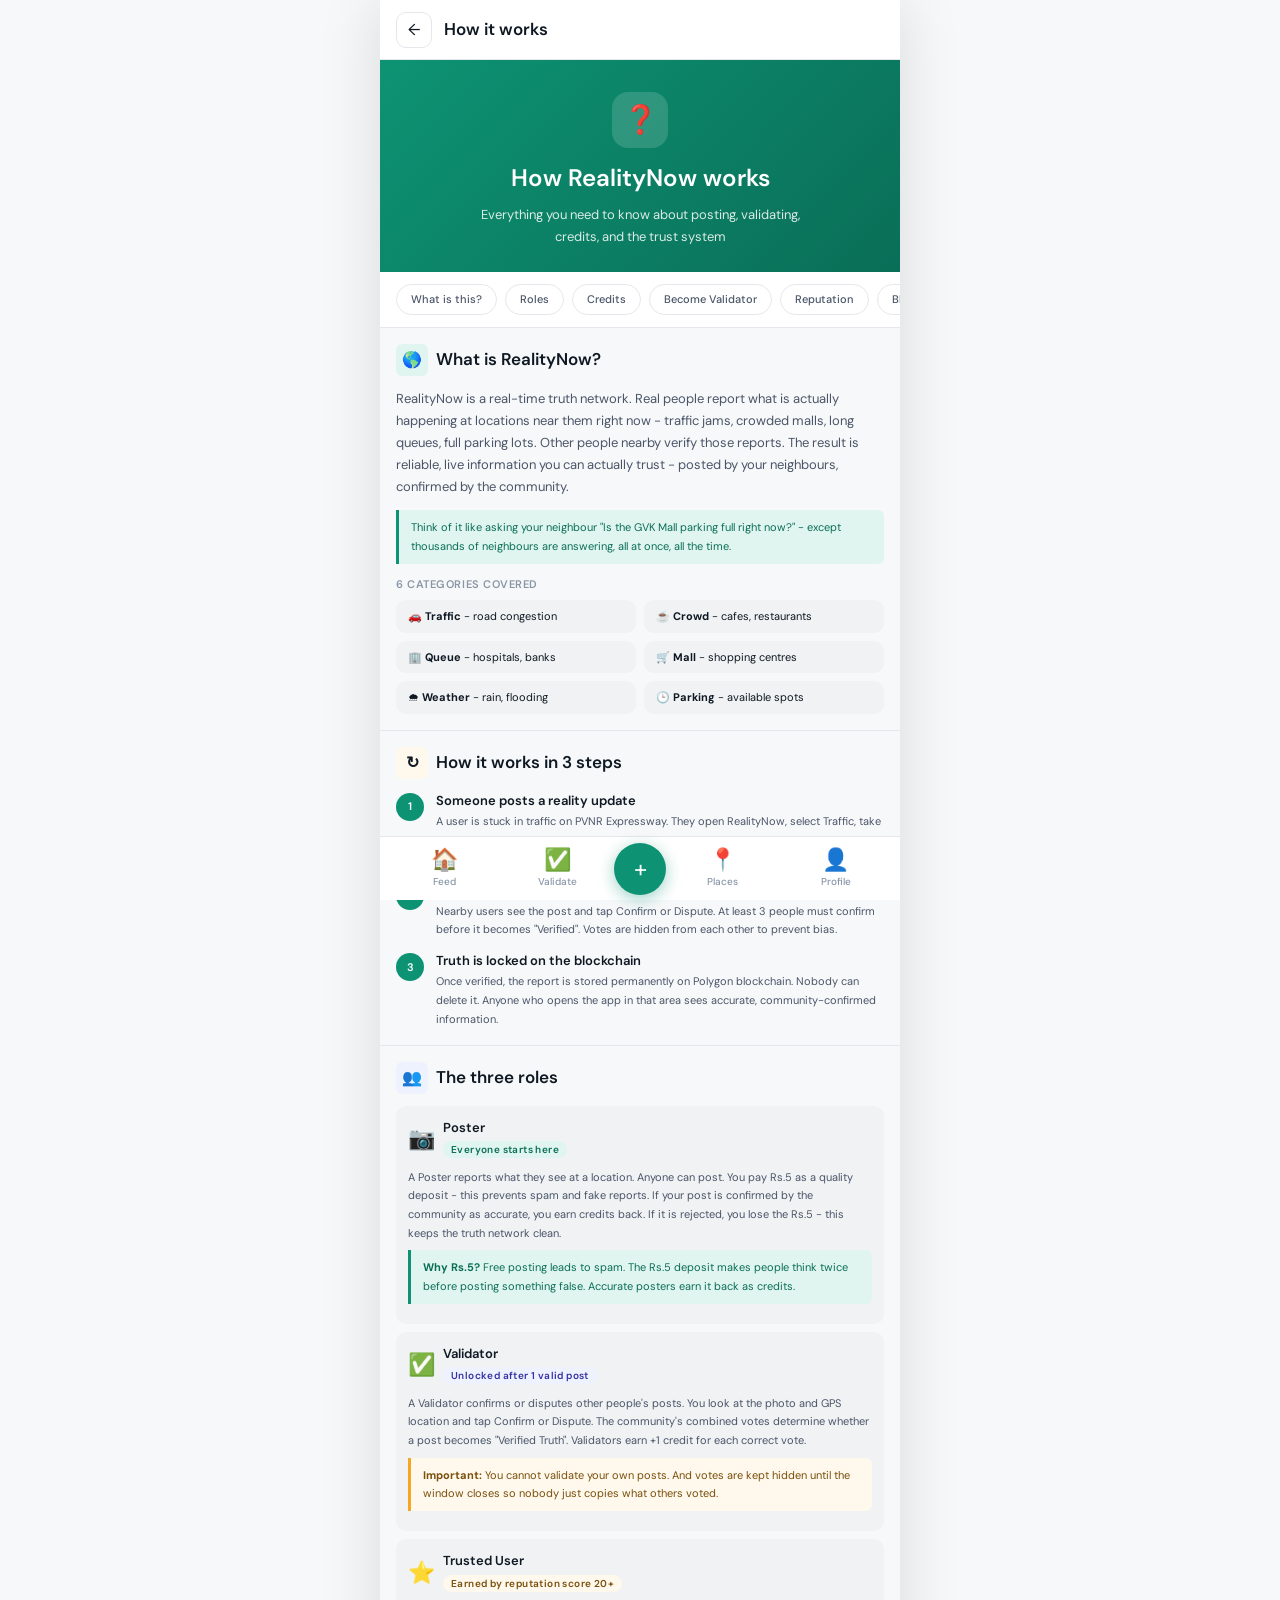
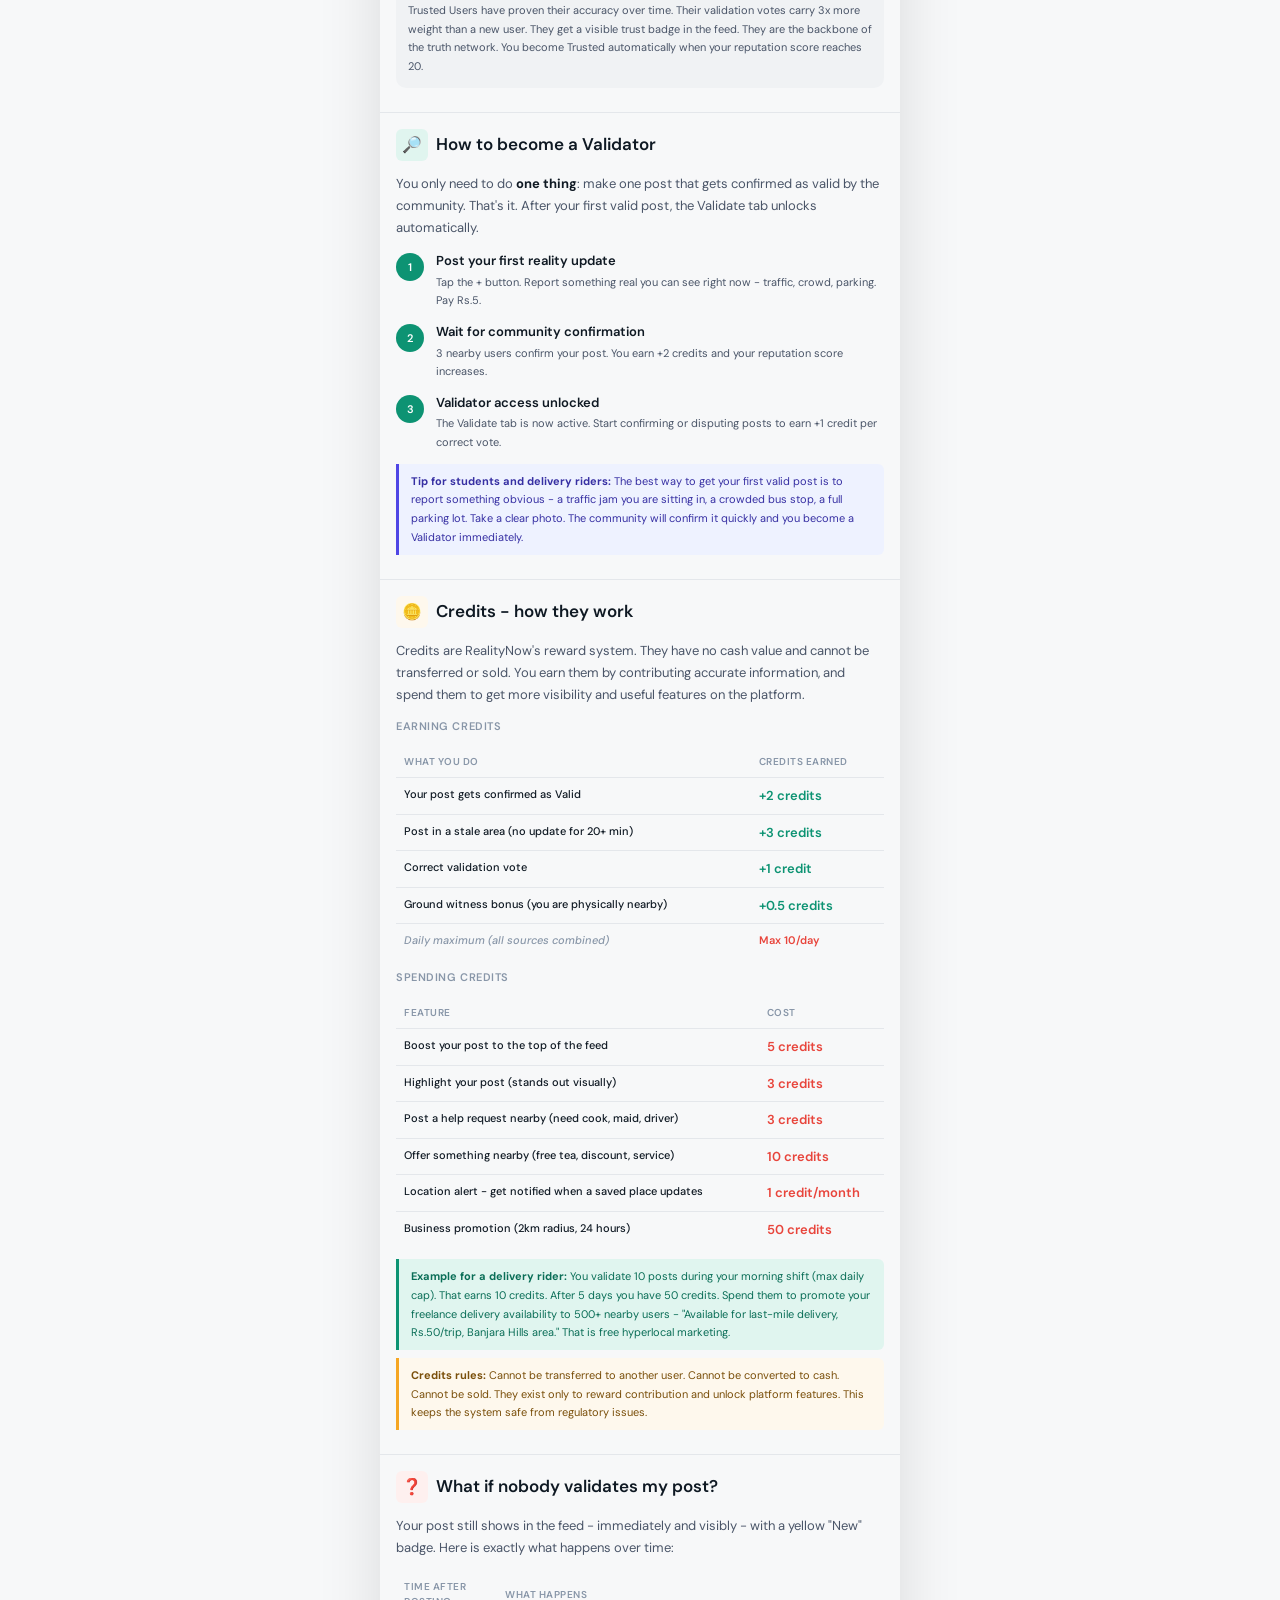
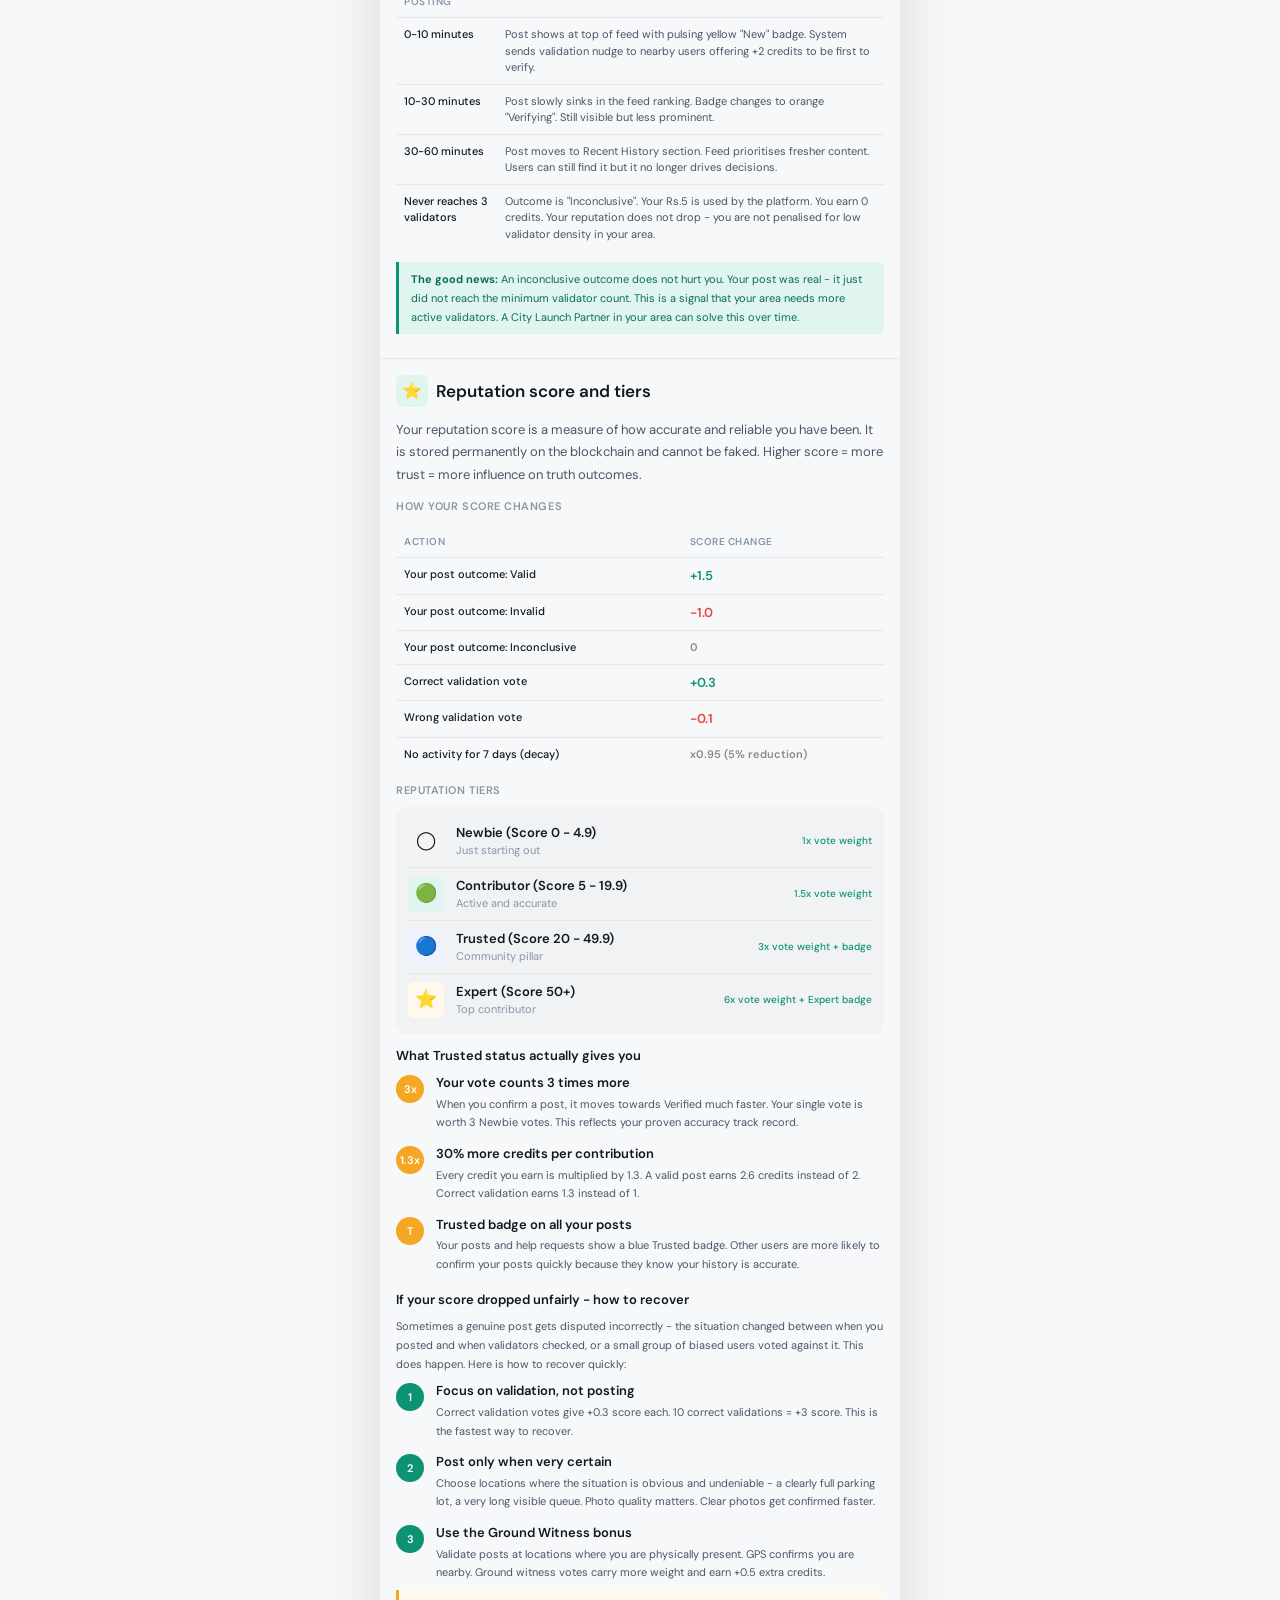
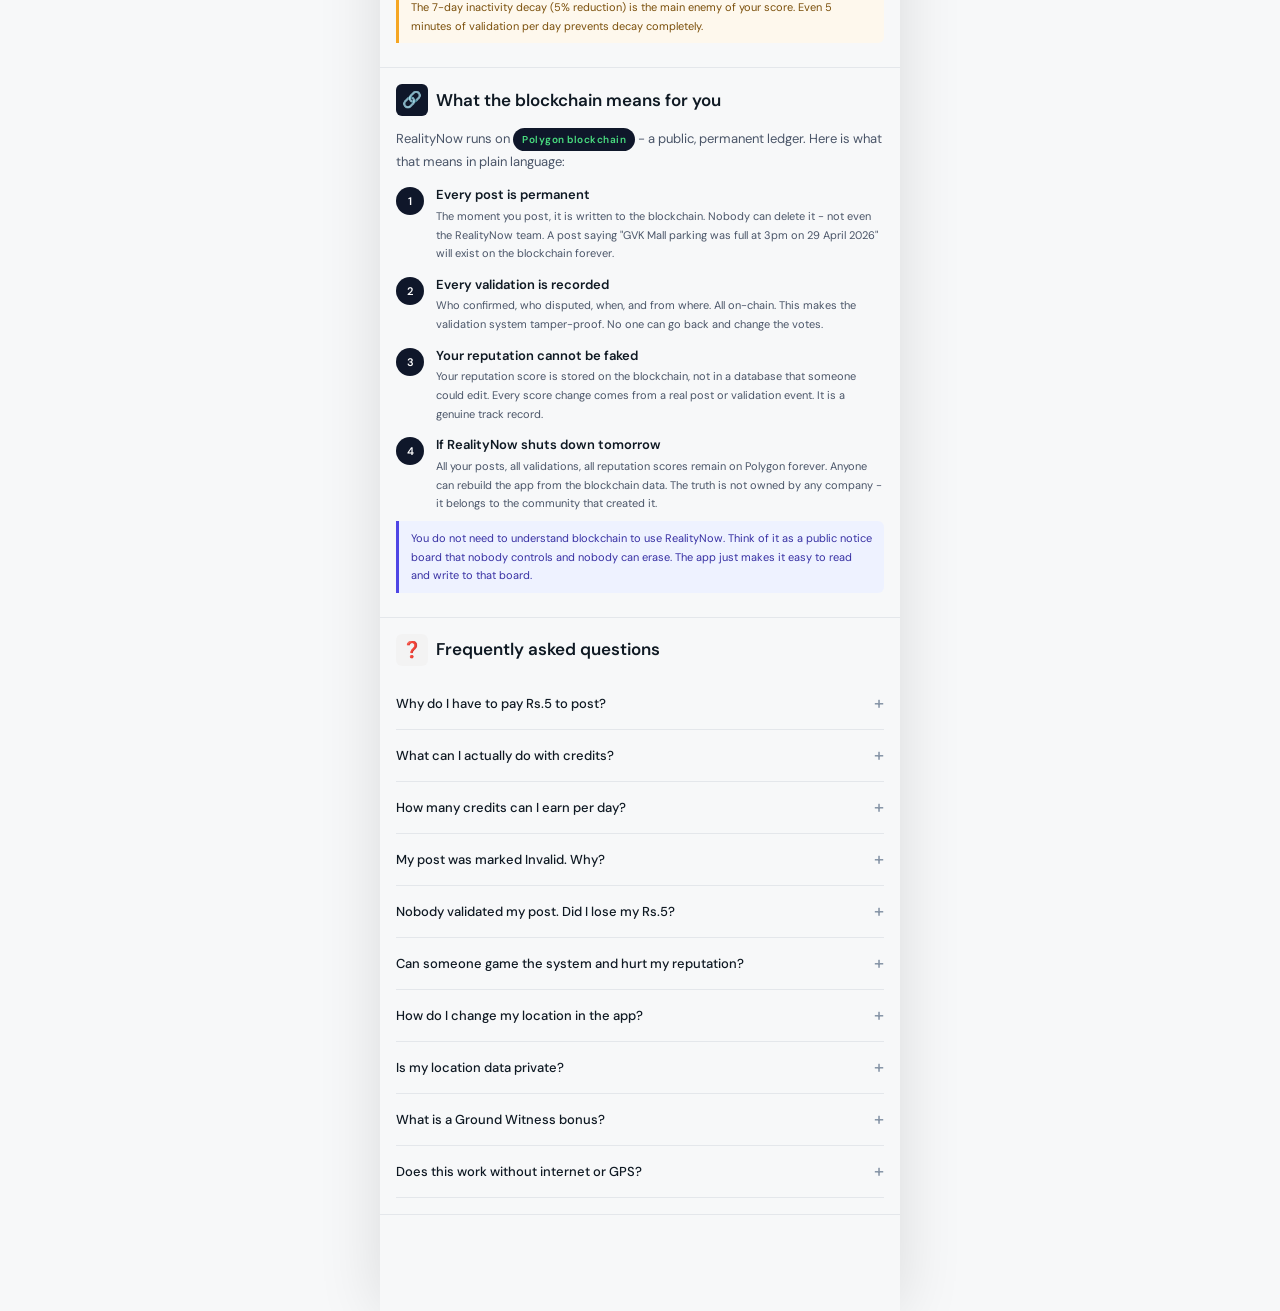
<file: help.html>
<!DOCTYPE html>
<html lang="en">
<head>
<meta charset="UTF-8">
<meta name="viewport" content="width=device-width, initial-scale=1.0">
<title>How it works - RealityNow</title>
<link rel="stylesheet" href="css/variables.css">
<link rel="stylesheet" href="css/layout.css">
<link rel="stylesheet" href="css/components.css">
<style>
/* Help page specific styles */
.help-hero {
  background: linear-gradient(135deg, var(--color-brand-primary), var(--color-brand-dark));
  color: #fff;
  padding: var(--space-8) var(--space-4) var(--space-6);
  text-align: center;
}
.help-hero-icon {
  width: 56px; height: 56px;
  background: rgba(255,255,255,0.15);
  border-radius: var(--radius-lg);
  display: flex; align-items: center; justify-content: center;
  font-size: 28px;
  margin: 0 auto var(--space-3);
}
.help-hero-title {
  font-size: var(--text-xl);
  font-weight: var(--weight-semibold);
  margin-bottom: var(--space-2);
}
.help-hero-sub {
  font-size: var(--text-sm);
  opacity: 0.85;
  line-height: var(--leading-relaxed);
  max-width: 320px;
  margin: 0 auto;
}

/* Topic nav pills */
.topic-nav {
  display: flex;
  gap: var(--space-2);
  overflow-x: auto;
  padding: var(--space-3) var(--space-4);
  background: var(--color-surface);
  border-bottom: 1px solid var(--color-border);
  scrollbar-width: none;
}
.topic-nav::-webkit-scrollbar { display: none; }
.topic-pill {
  flex-shrink: 0;
  padding: 6px 14px;
  border-radius: var(--radius-full);
  font-size: var(--text-xs);
  font-weight: var(--weight-medium);
  cursor: pointer;
  border: 1px solid var(--color-border);
  background: var(--color-surface);
  color: var(--color-text-secondary);
  transition: all var(--transition-fast);
  white-space: nowrap;
}
.topic-pill.active, .topic-pill:hover {
  background: var(--color-brand-light);
  border-color: var(--color-brand-primary);
  color: var(--color-brand-primary);
}

/* Section card */
.help-section {
  padding: var(--space-4);
  border-bottom: 1px solid var(--color-border);
}
.help-section-title {
  font-size: var(--text-md);
  font-weight: var(--weight-semibold);
  color: var(--color-text-primary);
  margin-bottom: var(--space-3);
  display: flex;
  align-items: center;
  gap: var(--space-2);
}
.help-section-icon {
  width: 32px; height: 32px;
  border-radius: var(--radius-sm);
  display: flex; align-items: center; justify-content: center;
  font-size: 16px;
  flex-shrink: 0;
}

/* Step flow */
.step-flow { display: flex; flex-direction: column; gap: var(--space-3); }
.step-item {
  display: flex;
  gap: var(--space-3);
  align-items: flex-start;
}
.step-num {
  width: 28px; height: 28px;
  border-radius: 50%;
  background: var(--color-brand-primary);
  color: #fff;
  display: flex; align-items: center; justify-content: center;
  font-size: var(--text-xs);
  font-weight: var(--weight-semibold);
  flex-shrink: 0;
  margin-top: 2px;
}
.step-content {}
.step-title {
  font-size: var(--text-sm);
  font-weight: var(--weight-semibold);
  color: var(--color-text-primary);
  margin-bottom: 2px;
}
.step-desc {
  font-size: var(--text-xs);
  color: var(--color-text-secondary);
  line-height: var(--leading-relaxed);
}

/* Role card */
.role-card {
  background: var(--color-surface-subtle);
  border-radius: var(--radius-md);
  padding: var(--space-3);
  margin-bottom: var(--space-2);
}
.role-header {
  display: flex; align-items: center; gap: var(--space-2);
  margin-bottom: var(--space-2);
}
.role-badge {
  padding: 2px 8px;
  border-radius: var(--radius-full);
  font-size: 10px;
  font-weight: var(--weight-semibold);
  letter-spacing: 0.04em;
}
.role-desc {
  font-size: var(--text-xs);
  color: var(--color-text-secondary);
  line-height: var(--leading-relaxed);
}

/* Credits table */
.credits-table { width: 100%; border-collapse: collapse; margin: var(--space-3) 0; }
.credits-table th {
  font-size: 10px;
  font-weight: var(--weight-semibold);
  color: var(--color-text-tertiary);
  text-align: left;
  padding: var(--space-2) var(--space-2);
  border-bottom: 1px solid var(--color-border);
  letter-spacing: 0.05em;
  text-transform: uppercase;
}
.credits-table td {
  font-size: var(--text-xs);
  color: var(--color-text-secondary);
  padding: var(--space-2);
  border-bottom: 1px solid var(--color-border);
  vertical-align: top;
}
.credits-table tr:last-child td { border-bottom: none; }
.credits-table td:first-child { color: var(--color-text-primary); font-weight: var(--weight-medium); }
.credit-val {
  font-weight: var(--weight-semibold);
  font-size: 13px;
}
.credit-earn { color: #0D9373; }
.credit-spend { color: #E8453C; }

/* Tier cards */
.tier-row {
  display: flex; align-items: center; gap: var(--space-3);
  padding: var(--space-2) 0;
  border-bottom: 1px solid var(--color-border);
}
.tier-row:last-child { border-bottom: none; }
.tier-badge {
  width: 36px; height: 36px;
  border-radius: var(--radius-sm);
  display: flex; align-items: center; justify-content: center;
  font-size: 18px;
  flex-shrink: 0;
}
.tier-info { flex: 1; }
.tier-name {
  font-size: var(--text-sm);
  font-weight: var(--weight-semibold);
  color: var(--color-text-primary);
}
.tier-range {
  font-size: var(--text-xs);
  color: var(--color-text-tertiary);
}
.tier-perks {
  font-size: 10px;
  color: var(--color-brand-primary);
  font-weight: var(--weight-medium);
}

/* FAQ accordion */
.faq-item {
  border-bottom: 1px solid var(--color-border);
}
.faq-q {
  padding: var(--space-3) 0;
  font-size: var(--text-sm);
  font-weight: var(--weight-medium);
  color: var(--color-text-primary);
  cursor: pointer;
  display: flex;
  justify-content: space-between;
  align-items: center;
  gap: var(--space-2);
}
.faq-q-icon {
  color: var(--color-text-tertiary);
  font-size: 18px;
  flex-shrink: 0;
  transition: transform var(--transition-fast);
}
.faq-item.open .faq-q-icon { transform: rotate(45deg); }
.faq-a {
  display: none;
  font-size: var(--text-xs);
  color: var(--color-text-secondary);
  line-height: var(--leading-relaxed);
  padding-bottom: var(--space-3);
}
.faq-item.open .faq-a { display: block; }

/* Callout */
.help-callout {
  background: var(--color-brand-light);
  border-left: 3px solid var(--color-brand-primary);
  border-radius: 0 var(--radius-sm) var(--radius-sm) 0;
  padding: var(--space-2) var(--space-3);
  font-size: var(--text-xs);
  color: var(--color-brand-dark);
  line-height: var(--leading-relaxed);
  margin: var(--space-2) 0;
}
.help-callout.warn {
  background: #FEF8ED;
  border-color: var(--color-brand-accent);
  color: #7A4F0A;
}
.help-callout.info {
  background: #EEF2FF;
  border-color: #4F46E5;
  color: #3730A3;
}

/* Blockchain badge */
.chain-badge {
  display: inline-flex; align-items: center; gap: 5px;
  background: #0F172A;
  color: #4ADE80;
  font-size: 10px;
  font-weight: var(--weight-semibold);
  padding: 3px 9px;
  border-radius: var(--radius-full);
  letter-spacing: 0.05em;
}
</style>
</head>
<body>
<div class="page-shell">
  <div id="header-slot"></div>

  <div class="page-content">

    <!-- Hero -->
    <div class="help-hero">
      <div class="help-hero-icon">&#10067;</div>
      <div class="help-hero-title">How RealityNow works</div>
      <div class="help-hero-sub">
        Everything you need to know about posting, validating, credits, and the trust system
      </div>
    </div>

    <!-- Topic nav -->
    <div class="topic-nav" id="topic-nav">
      <div class="topic-pill active" onclick="scrollTo('what')">What is this?</div>
      <div class="topic-pill" onclick="scrollTo('roles')">Roles</div>
      <div class="topic-pill" onclick="scrollTo('credits')">Credits</div>
      <div class="topic-pill" onclick="scrollTo('validator')">Become Validator</div>
      <div class="topic-pill" onclick="scrollTo('reputation')">Reputation</div>
      <div class="topic-pill" onclick="scrollTo('blockchain')">Blockchain</div>
      <div class="topic-pill" onclick="scrollTo('faq')">FAQ</div>
    </div>

    <!-- SECTION 1: What is RealityNow -->
    <div class="help-section" id="what">
      <div class="help-section-title">
        <div class="help-section-icon" style="background:#E0F5EF">&#127758;</div>
        What is RealityNow?
      </div>
      <p style="font-size:var(--text-sm);color:var(--color-text-secondary);line-height:var(--leading-relaxed);margin-bottom:var(--space-3)">
        RealityNow is a real-time truth network. Real people report what is actually happening at
        locations near them right now - traffic jams, crowded malls, long queues, full parking lots.
        Other people nearby verify those reports. The result is reliable, live information you can
        actually trust - posted by your neighbours, confirmed by the community.
      </p>
      <div class="help-callout">
        Think of it like asking your neighbour "Is the GVK Mall parking full right now?" -
        except thousands of neighbours are answering, all at once, all the time.
      </div>
      <div style="margin-top:var(--space-3)">
        <div style="font-size:var(--text-xs);font-weight:var(--weight-semibold);
                    color:var(--color-text-tertiary);text-transform:uppercase;
                    letter-spacing:0.05em;margin-bottom:var(--space-2)">6 categories covered</div>
        <div style="display:grid;grid-template-columns:1fr 1fr;gap:var(--space-2)">
          <div style="background:var(--color-surface-subtle);border-radius:var(--radius-md);
                      padding:var(--space-2) var(--space-3);font-size:var(--text-xs)">
            &#128663; <strong>Traffic</strong> - road congestion
          </div>
          <div style="background:var(--color-surface-subtle);border-radius:var(--radius-md);
                      padding:var(--space-2) var(--space-3);font-size:var(--text-xs)">
            &#9749; <strong>Crowd</strong> - cafes, restaurants
          </div>
          <div style="background:var(--color-surface-subtle);border-radius:var(--radius-md);
                      padding:var(--space-2) var(--space-3);font-size:var(--text-xs)">
            &#127970; <strong>Queue</strong> - hospitals, banks
          </div>
          <div style="background:var(--color-surface-subtle);border-radius:var(--radius-md);
                      padding:var(--space-2) var(--space-3);font-size:var(--text-xs)">
            &#128722; <strong>Mall</strong> - shopping centres
          </div>
          <div style="background:var(--color-surface-subtle);border-radius:var(--radius-md);
                      padding:var(--space-2) var(--space-3);font-size:var(--text-xs)">
            &#127783; <strong>Weather</strong> - rain, flooding
          </div>
          <div style="background:var(--color-surface-subtle);border-radius:var(--radius-md);
                      padding:var(--space-2) var(--space-3);font-size:var(--text-xs)">
            &#128338; <strong>Parking</strong> - available spots
          </div>
        </div>
      </div>
    </div>

    <!-- SECTION 2: The 3-step loop -->
    <div class="help-section">
      <div class="help-section-title">
        <div class="help-section-icon" style="background:#FEF8ED">&#8635;</div>
        How it works in 3 steps
      </div>
      <div class="step-flow">
        <div class="step-item">
          <div class="step-num">1</div>
          <div class="step-content">
            <div class="step-title">Someone posts a reality update</div>
            <div class="step-desc">
              A user is stuck in traffic on PVNR Expressway. They open RealityNow,
              select Traffic, take a photo, pay Rs.5, and post. The report appears
              on the feed within seconds with a "New" badge.
            </div>
          </div>
        </div>
        <div class="step-item">
          <div class="step-num">2</div>
          <div class="step-content">
            <div class="step-title">The community verifies it</div>
            <div class="step-desc">
              Nearby users see the post and tap Confirm or Dispute.
              At least 3 people must confirm before it becomes "Verified".
              Votes are hidden from each other to prevent bias.
            </div>
          </div>
        </div>
        <div class="step-item">
          <div class="step-num">3</div>
          <div class="step-content">
            <div class="step-title">Truth is locked on the blockchain</div>
            <div class="step-desc">
              Once verified, the report is stored permanently on Polygon blockchain.
              Nobody can delete it. Anyone who opens the app in that area sees
              accurate, community-confirmed information.
            </div>
          </div>
        </div>
      </div>
    </div>

    <!-- SECTION 3: Roles -->
    <div class="help-section" id="roles">
      <div class="help-section-title">
        <div class="help-section-icon" style="background:#EEF2FF">&#128101;</div>
        The three roles
      </div>

      <div class="role-card">
        <div class="role-header">
          <span style="font-size:22px">&#128247;</span>
          <div>
            <div style="font-size:var(--text-sm);font-weight:var(--weight-semibold)">Poster</div>
            <span class="role-badge" style="background:#E0F5EF;color:#0A6E57">Everyone starts here</span>
          </div>
        </div>
        <div class="role-desc">
          A Poster reports what they see at a location. Anyone can post.
          You pay Rs.5 as a quality deposit - this prevents spam and fake reports.
          If your post is confirmed by the community as accurate, you earn credits back.
          If it is rejected, you lose the Rs.5 - this keeps the truth network clean.
        </div>
        <div class="help-callout" style="margin-top:var(--space-2)">
          <strong>Why Rs.5?</strong> Free posting leads to spam.
          The Rs.5 deposit makes people think twice before posting
          something false. Accurate posters earn it back as credits.
        </div>
      </div>

      <div class="role-card">
        <div class="role-header">
          <span style="font-size:22px">&#9989;</span>
          <div>
            <div style="font-size:var(--text-sm);font-weight:var(--weight-semibold)">Validator</div>
            <span class="role-badge" style="background:#EEF2FF;color:#3730A3">Unlocked after 1 valid post</span>
          </div>
        </div>
        <div class="role-desc">
          A Validator confirms or disputes other people's posts. You look at
          the photo and GPS location and tap Confirm or Dispute. The community's
          combined votes determine whether a post becomes "Verified Truth".
          Validators earn +1 credit for each correct vote.
        </div>
        <div class="help-callout warn" style="margin-top:var(--space-2)">
          <strong>Important:</strong> You cannot validate your own posts.
          And votes are kept hidden until the window closes so nobody
          just copies what others voted.
        </div>
      </div>

      <div class="role-card">
        <div class="role-header">
          <span style="font-size:22px">&#11088;</span>
          <div>
            <div style="font-size:var(--text-sm);font-weight:var(--weight-semibold)">Trusted User</div>
            <span class="role-badge" style="background:#FEF8ED;color:#7A4F0A">Earned by reputation score 20+</span>
          </div>
        </div>
        <div class="role-desc">
          Trusted Users have proven their accuracy over time. Their validation
          votes carry 3x more weight than a new user. They get a visible
          trust badge in the feed. They are the backbone of the truth network.
          You become Trusted automatically when your reputation score reaches 20.
        </div>
      </div>
    </div>

    <!-- SECTION 4: How to become a Validator -->
    <div class="help-section" id="validator">
      <div class="help-section-title">
        <div class="help-section-icon" style="background:#E0F5EF">&#128270;</div>
        How to become a Validator
      </div>
      <p style="font-size:var(--text-sm);color:var(--color-text-secondary);
                line-height:var(--leading-relaxed);margin-bottom:var(--space-3)">
        You only need to do <strong style="color:var(--color-text-primary)">one thing</strong>:
        make one post that gets confirmed as valid by the community.
        That's it. After your first valid post, the Validate tab unlocks automatically.
      </p>
      <div class="step-flow">
        <div class="step-item">
          <div class="step-num">1</div>
          <div class="step-content">
            <div class="step-title">Post your first reality update</div>
            <div class="step-desc">Tap the + button. Report something real you can see right now - traffic, crowd, parking. Pay Rs.5.</div>
          </div>
        </div>
        <div class="step-item">
          <div class="step-num">2</div>
          <div class="step-content">
            <div class="step-title">Wait for community confirmation</div>
            <div class="step-desc">3 nearby users confirm your post. You earn +2 credits and your reputation score increases.</div>
          </div>
        </div>
        <div class="step-item">
          <div class="step-num">3</div>
          <div class="step-content">
            <div class="step-title">Validator access unlocked</div>
            <div class="step-desc">The Validate tab is now active. Start confirming or disputing posts to earn +1 credit per correct vote.</div>
          </div>
        </div>
      </div>
      <div class="help-callout info" style="margin-top:var(--space-3)">
        <strong>Tip for students and delivery riders:</strong> The best way to get your first
        valid post is to report something obvious - a traffic jam you are sitting in,
        a crowded bus stop, a full parking lot. Take a clear photo. The community will
        confirm it quickly and you become a Validator immediately.
      </div>
    </div>

    <!-- SECTION 5: Credits -->
    <div class="help-section" id="credits">
      <div class="help-section-title">
        <div class="help-section-icon" style="background:#FEF8ED">&#129689;</div>
        Credits - how they work
      </div>
      <p style="font-size:var(--text-sm);color:var(--color-text-secondary);
                line-height:var(--leading-relaxed);margin-bottom:var(--space-3)">
        Credits are RealityNow's reward system. They have no cash value and cannot be
        transferred or sold. You earn them by contributing accurate information,
        and spend them to get more visibility and useful features on the platform.
      </p>

      <div style="font-size:var(--text-xs);font-weight:var(--weight-semibold);
                  color:var(--color-text-tertiary);text-transform:uppercase;
                  letter-spacing:0.05em;margin-bottom:var(--space-2)">Earning credits</div>
      <table class="credits-table">
        <tr>
          <th>What you do</th>
          <th>Credits earned</th>
        </tr>
        <tr>
          <td>Your post gets confirmed as Valid</td>
          <td><span class="credit-val credit-earn">+2 credits</span></td>
        </tr>
        <tr>
          <td>Post in a stale area (no update for 20+ min)</td>
          <td><span class="credit-val credit-earn">+3 credits</span></td>
        </tr>
        <tr>
          <td>Correct validation vote</td>
          <td><span class="credit-val credit-earn">+1 credit</span></td>
        </tr>
        <tr>
          <td>Ground witness bonus (you are physically nearby)</td>
          <td><span class="credit-val credit-earn">+0.5 credits</span></td>
        </tr>
        <tr>
          <td style="color:var(--color-text-tertiary);font-style:italic">
            Daily maximum (all sources combined)
          </td>
          <td><span style="font-weight:600;color:#E8453C">Max 10/day</span></td>
        </tr>
      </table>

      <div style="font-size:var(--text-xs);font-weight:var(--weight-semibold);
                  color:var(--color-text-tertiary);text-transform:uppercase;
                  letter-spacing:0.05em;margin:var(--space-3) 0 var(--space-2)">
        Spending credits
      </div>
      <table class="credits-table">
        <tr>
          <th>Feature</th>
          <th>Cost</th>
        </tr>
        <tr>
          <td>Boost your post to the top of the feed</td>
          <td><span class="credit-val credit-spend">5 credits</span></td>
        </tr>
        <tr>
          <td>Highlight your post (stands out visually)</td>
          <td><span class="credit-val credit-spend">3 credits</span></td>
        </tr>
        <tr>
          <td>Post a help request nearby (need cook, maid, driver)</td>
          <td><span class="credit-val credit-spend">3 credits</span></td>
        </tr>
        <tr>
          <td>Offer something nearby (free tea, discount, service)</td>
          <td><span class="credit-val credit-spend">10 credits</span></td>
        </tr>
        <tr>
          <td>Location alert - get notified when a saved place updates</td>
          <td><span class="credit-val credit-spend">1 credit/month</span></td>
        </tr>
        <tr>
          <td>Business promotion (2km radius, 24 hours)</td>
          <td><span class="credit-val credit-spend">50 credits</span></td>
        </tr>
      </table>

      <div class="help-callout" style="margin-top:var(--space-3)">
        <strong>Example for a delivery rider:</strong> You validate 10 posts during
        your morning shift (max daily cap). That earns 10 credits. After 5 days you
        have 50 credits. Spend them to promote your freelance delivery availability
        to 500+ nearby users - "Available for last-mile delivery, Rs.50/trip,
        Banjara Hills area." That is free hyperlocal marketing.
      </div>
      <div class="help-callout warn" style="margin-top:var(--space-2)">
        <strong>Credits rules:</strong> Cannot be transferred to another user.
        Cannot be converted to cash. Cannot be sold. They exist only
        to reward contribution and unlock platform features. This keeps the
        system safe from regulatory issues.
      </div>
    </div>

    <!-- SECTION 6: What if nobody validates -->
    <div class="help-section">
      <div class="help-section-title">
        <div class="help-section-icon" style="background:#FEF0EF">&#10067;</div>
        What if nobody validates my post?
      </div>
      <p style="font-size:var(--text-sm);color:var(--color-text-secondary);
                line-height:var(--leading-relaxed);margin-bottom:var(--space-3)">
        Your post still shows in the feed - immediately and visibly - with a yellow
        "New" badge. Here is exactly what happens over time:
      </p>
      <table class="credits-table">
        <tr>
          <th>Time after posting</th>
          <th>What happens</th>
        </tr>
        <tr>
          <td>0-10 minutes</td>
          <td>Post shows at top of feed with pulsing yellow "New" badge. System sends validation nudge to nearby users offering +2 credits to be first to verify.</td>
        </tr>
        <tr>
          <td>10-30 minutes</td>
          <td>Post slowly sinks in the feed ranking. Badge changes to orange "Verifying". Still visible but less prominent.</td>
        </tr>
        <tr>
          <td>30-60 minutes</td>
          <td>Post moves to Recent History section. Feed prioritises fresher content. Users can still find it but it no longer drives decisions.</td>
        </tr>
        <tr>
          <td>Never reaches 3 validators</td>
          <td>Outcome is "Inconclusive". Your Rs.5 is used by the platform. You earn 0 credits. Your reputation does not drop - you are not penalised for low validator density in your area.</td>
        </tr>
      </table>
      <div class="help-callout">
        <strong>The good news:</strong> An inconclusive outcome does not hurt you.
        Your post was real - it just did not reach the minimum validator count.
        This is a signal that your area needs more active validators.
        A City Launch Partner in your area can solve this over time.
      </div>
    </div>

    <!-- SECTION 7: Reputation -->
    <div class="help-section" id="reputation">
      <div class="help-section-title">
        <div class="help-section-icon" style="background:#E0F5EF">&#11088;</div>
        Reputation score and tiers
      </div>
      <p style="font-size:var(--text-sm);color:var(--color-text-secondary);
                line-height:var(--leading-relaxed);margin-bottom:var(--space-3)">
        Your reputation score is a measure of how accurate and reliable you have been.
        It is stored permanently on the blockchain and cannot be faked.
        Higher score = more trust = more influence on truth outcomes.
      </p>

      <div style="font-size:var(--text-xs);font-weight:var(--weight-semibold);
                  color:var(--color-text-tertiary);text-transform:uppercase;
                  letter-spacing:0.05em;margin-bottom:var(--space-2)">
        How your score changes
      </div>
      <table class="credits-table">
        <tr><th>Action</th><th>Score change</th></tr>
        <tr>
          <td>Your post outcome: Valid</td>
          <td><span class="credit-earn credit-val">+1.5</span></td>
        </tr>
        <tr>
          <td>Your post outcome: Invalid</td>
          <td><span class="credit-spend credit-val">-1.0</span></td>
        </tr>
        <tr>
          <td>Your post outcome: Inconclusive</td>
          <td><span style="font-weight:600;color:#888">0</span></td>
        </tr>
        <tr>
          <td>Correct validation vote</td>
          <td><span class="credit-earn credit-val">+0.3</span></td>
        </tr>
        <tr>
          <td>Wrong validation vote</td>
          <td><span class="credit-spend credit-val">-0.1</span></td>
        </tr>
        <tr>
          <td>No activity for 7 days (decay)</td>
          <td><span style="font-weight:600;color:#888">x0.95 (5% reduction)</span></td>
        </tr>
      </table>

      <div style="font-size:var(--text-xs);font-weight:var(--weight-semibold);
                  color:var(--color-text-tertiary);text-transform:uppercase;
                  letter-spacing:0.05em;margin:var(--space-3) 0 var(--space-2)">
        Reputation tiers
      </div>
      <div style="background:var(--color-surface-subtle);border-radius:var(--radius-md);padding:var(--space-2) var(--space-3)">
        <div class="tier-row">
          <div class="tier-badge" style="background:#F3F3F3">&#9711;</div>
          <div class="tier-info">
            <div class="tier-name">Newbie (Score 0 - 4.9)</div>
            <div class="tier-range">Just starting out</div>
          </div>
          <div class="tier-perks">1x vote weight</div>
        </div>
        <div class="tier-row">
          <div class="tier-badge" style="background:#E0F5EF">&#128994;</div>
          <div class="tier-info">
            <div class="tier-name">Contributor (Score 5 - 19.9)</div>
            <div class="tier-range">Active and accurate</div>
          </div>
          <div class="tier-perks">1.5x vote weight</div>
        </div>
        <div class="tier-row">
          <div class="tier-badge" style="background:#EEF2FF">&#128309;</div>
          <div class="tier-info">
            <div class="tier-name">Trusted (Score 20 - 49.9)</div>
            <div class="tier-range">Community pillar</div>
          </div>
          <div class="tier-perks">3x vote weight + badge</div>
        </div>
        <div class="tier-row">
          <div class="tier-badge" style="background:#FEF8ED">&#11088;</div>
          <div class="tier-info">
            <div class="tier-name">Expert (Score 50+)</div>
            <div class="tier-range">Top contributor</div>
          </div>
          <div class="tier-perks">6x vote weight + Expert badge</div>
        </div>
      </div>

      <div style="margin-top:var(--space-3)">
        <div style="font-size:var(--text-sm);font-weight:var(--weight-semibold);
                    color:var(--color-text-primary);margin-bottom:var(--space-2)">
          What Trusted status actually gives you
        </div>
        <div class="step-flow">
          <div class="step-item">
            <div class="step-num" style="background:#F5A623">3x</div>
            <div class="step-content">
              <div class="step-title">Your vote counts 3 times more</div>
              <div class="step-desc">When you confirm a post, it moves towards Verified much faster. Your single vote is worth 3 Newbie votes. This reflects your proven accuracy track record.</div>
            </div>
          </div>
          <div class="step-item">
            <div class="step-num" style="background:#F5A623">1.3x</div>
            <div class="step-content">
              <div class="step-title">30% more credits per contribution</div>
              <div class="step-desc">Every credit you earn is multiplied by 1.3. A valid post earns 2.6 credits instead of 2. Correct validation earns 1.3 instead of 1.</div>
            </div>
          </div>
          <div class="step-item">
            <div class="step-num" style="background:#F5A623">T</div>
            <div class="step-content">
              <div class="step-title">Trusted badge on all your posts</div>
              <div class="step-desc">Your posts and help requests show a blue Trusted badge. Other users are more likely to confirm your posts quickly because they know your history is accurate.</div>
            </div>
          </div>
        </div>
      </div>

      <div style="margin-top:var(--space-4)">
        <div style="font-size:var(--text-sm);font-weight:var(--weight-semibold);
                    color:var(--color-text-primary);margin-bottom:var(--space-2)">
          If your score dropped unfairly - how to recover
        </div>
        <p style="font-size:var(--text-xs);color:var(--color-text-secondary);
                  line-height:var(--leading-relaxed);margin-bottom:var(--space-2)">
          Sometimes a genuine post gets disputed incorrectly - the situation
          changed between when you posted and when validators checked, or
          a small group of biased users voted against it. This does happen.
          Here is how to recover quickly:
        </p>
        <div class="step-flow">
          <div class="step-item">
            <div class="step-num">1</div>
            <div class="step-content">
              <div class="step-title">Focus on validation, not posting</div>
              <div class="step-desc">Correct validation votes give +0.3 score each. 10 correct validations = +3 score. This is the fastest way to recover.</div>
            </div>
          </div>
          <div class="step-item">
            <div class="step-num">2</div>
            <div class="step-content">
              <div class="step-title">Post only when very certain</div>
              <div class="step-desc">Choose locations where the situation is obvious and undeniable - a clearly full parking lot, a very long visible queue. Photo quality matters. Clear photos get confirmed faster.</div>
            </div>
          </div>
          <div class="step-item">
            <div class="step-num">3</div>
            <div class="step-content">
              <div class="step-title">Use the Ground Witness bonus</div>
              <div class="step-desc">Validate posts at locations where you are physically present. GPS confirms you are nearby. Ground witness votes carry more weight and earn +0.5 extra credits.</div>
            </div>
          </div>
        </div>
        <div class="help-callout warn">
          The 7-day inactivity decay (5% reduction) is the main enemy of your score.
          Even 5 minutes of validation per day prevents decay completely.
        </div>
      </div>
    </div>

    <!-- SECTION 8: Blockchain -->
    <div class="help-section" id="blockchain">
      <div class="help-section-title">
        <div class="help-section-icon" style="background:#0F172A">&#128279;</div>
        What the blockchain means for you
      </div>
      <p style="font-size:var(--text-sm);color:var(--color-text-secondary);
                line-height:var(--leading-relaxed);margin-bottom:var(--space-3)">
        RealityNow runs on <span class="chain-badge">Polygon blockchain</span>
        - a public, permanent ledger. Here is what that means in plain language:
      </p>
      <div class="step-flow">
        <div class="step-item">
          <div class="step-num" style="background:#0F172A">1</div>
          <div class="step-content">
            <div class="step-title">Every post is permanent</div>
            <div class="step-desc">
              The moment you post, it is written to the blockchain.
              Nobody can delete it - not even the RealityNow team.
              A post saying "GVK Mall parking was full at 3pm on 29 April 2026"
              will exist on the blockchain forever.
            </div>
          </div>
        </div>
        <div class="step-item">
          <div class="step-num" style="background:#0F172A">2</div>
          <div class="step-content">
            <div class="step-title">Every validation is recorded</div>
            <div class="step-desc">
              Who confirmed, who disputed, when, and from where.
              All on-chain. This makes the validation system tamper-proof.
              No one can go back and change the votes.
            </div>
          </div>
        </div>
        <div class="step-item">
          <div class="step-num" style="background:#0F172A">3</div>
          <div class="step-content">
            <div class="step-title">Your reputation cannot be faked</div>
            <div class="step-desc">
              Your reputation score is stored on the blockchain, not in a database
              that someone could edit. Every score change comes from a real
              post or validation event. It is a genuine track record.
            </div>
          </div>
        </div>
        <div class="step-item">
          <div class="step-num" style="background:#0F172A">4</div>
          <div class="step-content">
            <div class="step-title">If RealityNow shuts down tomorrow</div>
            <div class="step-desc">
              All your posts, all validations, all reputation scores remain on
              Polygon forever. Anyone can rebuild the app from the blockchain data.
              The truth is not owned by any company - it belongs to the community
              that created it.
            </div>
          </div>
        </div>
      </div>
      <div class="help-callout info">
        You do not need to understand blockchain to use RealityNow.
        Think of it as a public notice board that nobody controls and nobody
        can erase. The app just makes it easy to read and write to that board.
      </div>
    </div>

    <!-- SECTION 9: FAQ -->
    <div class="help-section" id="faq">
      <div class="help-section-title">
        <div class="help-section-icon" style="background:#F3F3F3">&#10067;</div>
        Frequently asked questions
      </div>
      <div>

        <div class="faq-item">
          <div class="faq-q" onclick="toggleFaq(this)">
            Why do I have to pay Rs.5 to post?
            <span class="faq-q-icon">+</span>
          </div>
          <div class="faq-a">
            The Rs.5 is a quality deposit, not a fee. It prevents spam and
            fake reports. If your post is confirmed as accurate by the
            community, you earn credits. If it is rejected as false,
            the Rs.5 stays with the platform. This small friction keeps
            the truth network reliable.
          </div>
        </div>

        <div class="faq-item">
          <div class="faq-q" onclick="toggleFaq(this)">
            What can I actually do with credits?
            <span class="faq-q-icon">+</span>
          </div>
          <div class="faq-a">
            Credits can be spent to: boost your posts to the top of the feed
            (5 credits), highlight posts visually (3 credits), post a help
            request like "need cook" or "need driver" (3 credits), offer
            something to nearby users like free tea or a discount (10 credits),
            set location alerts for saved places (1 credit per month), or
            promote a local business in a 2km radius (50 credits).
            Credits cannot be converted to cash.
          </div>
        </div>

        <div class="faq-item">
          <div class="faq-q" onclick="toggleFaq(this)">
            How many credits can I earn per day?
            <span class="faq-q-icon">+</span>
          </div>
          <div class="faq-a">
            The maximum is 10 credits per day from all sources combined.
            The daily cap prevents the system from being gamed.
            At cap, you earn: 3 credits for a stale-area gap post,
            plus 7 correct validation votes (+1 each).
            A consistent daily contributor earns around 300 credits per month.
          </div>
        </div>

        <div class="faq-item">
          <div class="faq-q" onclick="toggleFaq(this)">
            My post was marked Invalid. Why?
            <span class="faq-q-icon">+</span>
          </div>
          <div class="faq-a">
            It means fewer than 70% of validators agreed with your report.
            Most common reasons: the situation changed between when you posted
            and when validators checked (traffic cleared, crowd thinned),
            or the photo was unclear and validators could not confirm what
            you described. An invalid post costs you -1.0 reputation score.
            Focus on posting obvious, easily verifiable situations with clear photos.
          </div>
        </div>

        <div class="faq-item">
          <div class="faq-q" onclick="toggleFaq(this)">
            Nobody validated my post. Did I lose my Rs.5?
            <span class="faq-q-icon">+</span>
          </div>
          <div class="faq-a">
            Yes, but your reputation score does not drop. An Inconclusive
            outcome (fewer than 3 validators in the window) means the post
            was not confirmed or denied. It simply expires. This is not your
            fault - it usually means your area needs more active validators.
            Your post still appeared in the feed during its fresh window and
            may have helped people who saw it.
          </div>
        </div>

        <div class="faq-item">
          <div class="faq-q" onclick="toggleFaq(this)">
            Can someone game the system and hurt my reputation?
            <span class="faq-q-icon">+</span>
          </div>
          <div class="faq-a">
            The system has several protections. First, each disputing user
            must have their own valid post history - brand new wallets
            cannot remove posts. Second, fast rejection (a post hidden
            immediately) requires 2 disputes from Contributor-tier users
            or above. Third, if validators vote wrongly consistently,
            their own reputation drops and their vote weight decreases.
            Over time, bad actors are self-eliminated. If you believe your
            score was affected unfairly, focus on validation to recover quickly.
          </div>
        </div>

        <div class="faq-item">
          <div class="faq-q" onclick="toggleFaq(this)">
            How do I change my location in the app?
            <span class="faq-q-icon">+</span>
          </div>
          <div class="faq-a">
            Tap the location label at the top of the screen
            (it shows your current area like "Banjara Hills, Hyderabad").
            A search panel opens. Type any area name - Madhapur, Kondapur,
            Jubilee Hills - and tap a result. The feed will instantly show
            truth from that area. Tap "Use my current location" to go back
            to your GPS location.
          </div>
        </div>

        <div class="faq-item">
          <div class="faq-q" onclick="toggleFaq(this)">
            Is my location data private?
            <span class="faq-q-icon">+</span>
          </div>
          <div class="faq-a">
            Your exact GPS coordinates are never stored or shared publicly.
            What goes on the blockchain is a geohash - a short code
            representing a neighbourhood area (roughly 500m x 500m).
            Nobody can determine your exact street address from a geohash.
          </div>
        </div>

        <div class="faq-item">
          <div class="faq-q" onclick="toggleFaq(this)">
            What is a Ground Witness bonus?
            <span class="faq-q-icon">+</span>
          </div>
          <div class="faq-a">
            If you are physically within 500 metres of the location you
            are validating, you get a Ground Witness bonus. Your vote counts
            1.5x more than normal, and you earn an extra +0.5 credits.
            This is the app's way of rewarding people who are actually there
            - delivery riders, students, commuters - not people validating
            from their sofa based on a photo alone.
          </div>
        </div>

        <div class="faq-item">
          <div class="faq-q" onclick="toggleFaq(this)">
            Does this work without internet or GPS?
            <span class="faq-q-icon">+</span>
          </div>
          <div class="faq-a">
            Internet is required to load the feed and post. GPS is required
            for full credit eligibility. If GPS is off, you can enter your
            pincode instead - but posts made via pincode earn 50% fewer
            credits and carry less trust weight than GPS-verified posts.
          </div>
        </div>

      </div>
    </div>

    <!-- Footer spacing -->
    <div style="height:var(--space-8)"></div>

  </div><!-- page-content -->

  <div id="bottom-nav-slot"></div>
</div><!-- page-shell -->

<div id="loc-search-overlay" onclick="closeLocationSearch()"
     style="display:none;position:fixed;inset:0;background:rgba(0,0,0,0.5);z-index:2000"></div>
<div id="loc-search-panel" style="display:none;position:fixed;top:0;left:50%;
     transform:translateX(-50%);width:min(100%,520px);
     background:var(--color-surface);border-radius:0 0 16px 16px;
     padding:16px;z-index:2001;box-shadow:0 4px 24px rgba(0,0,0,0.15)">
  <div style="display:flex;align-items:center;gap:10px;margin-bottom:12px">
    <button onclick="closeLocationSearch()"
            style="background:none;border:none;font-size:20px;cursor:pointer;padding:0">
      &#8592;
    </button>
    <div style="font-size:var(--text-sm);font-weight:600">Search location</div>
  </div>
  <input id="loc-search-input" type="text"
         placeholder="e.g. Madhapur, Jubilee Hills, Kondapur..."
         style="width:100%;padding:10px 14px;border:1px solid var(--color-border);
                border-radius:var(--radius-md);font-size:var(--text-sm);
                font-family:inherit;outline:none;box-sizing:border-box"
         oninput="onLocSearchInput(this.value)"
         onkeydown="if(event.key==='Enter')doLocSearch(this.value)">
  <div id="loc-search-results" style="margin-top:8px"></div>
  <div style="margin-top:12px;padding-top:10px;border-top:1px solid var(--color-border)">
    <button onclick="useCurrentGPS()"
            style="width:100%;padding:10px;background:none;
                   border:1px solid var(--color-brand-primary);
                   border-radius:var(--radius-md);color:var(--color-brand-primary);
                   font-size:var(--text-sm);font-weight:500;cursor:pointer">
      &#128205; Use my current location
    </button>
  </div>
</div>

<script>
/* Help page JS */
function toggleFaq(el) {
  var item = el.parentElement;
  var wasOpen = item.classList.contains('open');
  document.querySelectorAll('.faq-item.open').forEach(function(i) {
    i.classList.remove('open');
  });
  if (!wasOpen) item.classList.add('open');
}

function scrollTo(id) {
  var el = document.getElementById(id);
  if (el) el.scrollIntoView({ behavior: 'smooth', block: 'start' });
  document.querySelectorAll('.topic-pill').forEach(function(p) {
    p.classList.remove('active');
  });
  event.target.classList.add('active');
}

/* Shared utilities needed for header/nav injection */
function showToast(msg, dur) {
  var t = document.querySelector('.toast');
  if (!t) { t = document.createElement('div'); t.className = 'toast'; document.body.appendChild(t); }
  t.textContent = msg;
  t.classList.add('show');
  clearTimeout(t._timer);
  t._timer = setTimeout(function() { t.classList.remove('show'); }, dur || 2500);
}

function injectHeader(config) {
  config = config || {};
  var backHref = config.backHref || 'index.html';
  var title = config.title || 'How it works';
  var html = '<header class="page-header">'
    + '<a href="' + backHref + '" class="page-header-back">&#8592;</a>'
    + '<div class="page-header-content">'
    + '<div class="page-header-title">' + title + '</div>'
    + '</div>'
    + '</header>';
  var el = document.getElementById('header-slot');
  if (el) el.innerHTML = html;
}

function injectBottomNav(active) {
  var pages = [
    { id: 'feed',     href: 'index.html',    icon: '&#127968;', label: 'Feed' },
    { id: 'validate', href: 'validate.html', icon: '&#9989;',   label: 'Validate' },
    { id: 'post',     href: 'post.html',     icon: '+',         label: '', isFab: true },
    { id: 'location', href: 'location.html', icon: '&#128205;', label: 'Places' },
    { id: 'profile',  href: 'profile.html',  icon: '&#128100;', label: 'Profile' },
  ];
  var items = pages.map(function(p) {
    if (p.isFab) return '<button class="post-fab" onclick="showActionSheet()">+</button>';
    var cls = p.id === active ? 'active' : '';
    return '<a href="' + p.href + '" class="bottom-nav-item ' + cls + '">'
      + '<span class="bottom-nav-icon">' + p.icon + '</span>'
      + '<span class="bottom-nav-label">' + p.label + '</span>'
      + '</a>';
  }).join('');
  var el = document.getElementById('bottom-nav-slot');
  if (el) el.innerHTML = '<nav class="bottom-nav">' + items + '</nav>';
}

function injectFooter() {}

/* Action sheet stub */
function showActionSheet() { window.location = 'index.html'; }

/* Location stubs */
function openLocationSearch() {
  document.getElementById('loc-search-overlay').style.display = 'block';
  document.getElementById('loc-search-panel').style.display = 'block';
}
function closeLocationSearch() {
  document.getElementById('loc-search-overlay').style.display = 'none';
  document.getElementById('loc-search-panel').style.display = 'none';
}
function useCurrentGPS() { closeLocationSearch(); }
function onLocSearchInput() {}
function doLocSearch() {}
function latLngToGeohash() { return ''; }
function updateLocationLabel() {}
function initLocation() {}

document.addEventListener('DOMContentLoaded', function() {
  injectHeader({ backHref: 'index.html', title: 'How it works' });
  injectBottomNav('help');
});
</script>
</body>
</html>
</file>
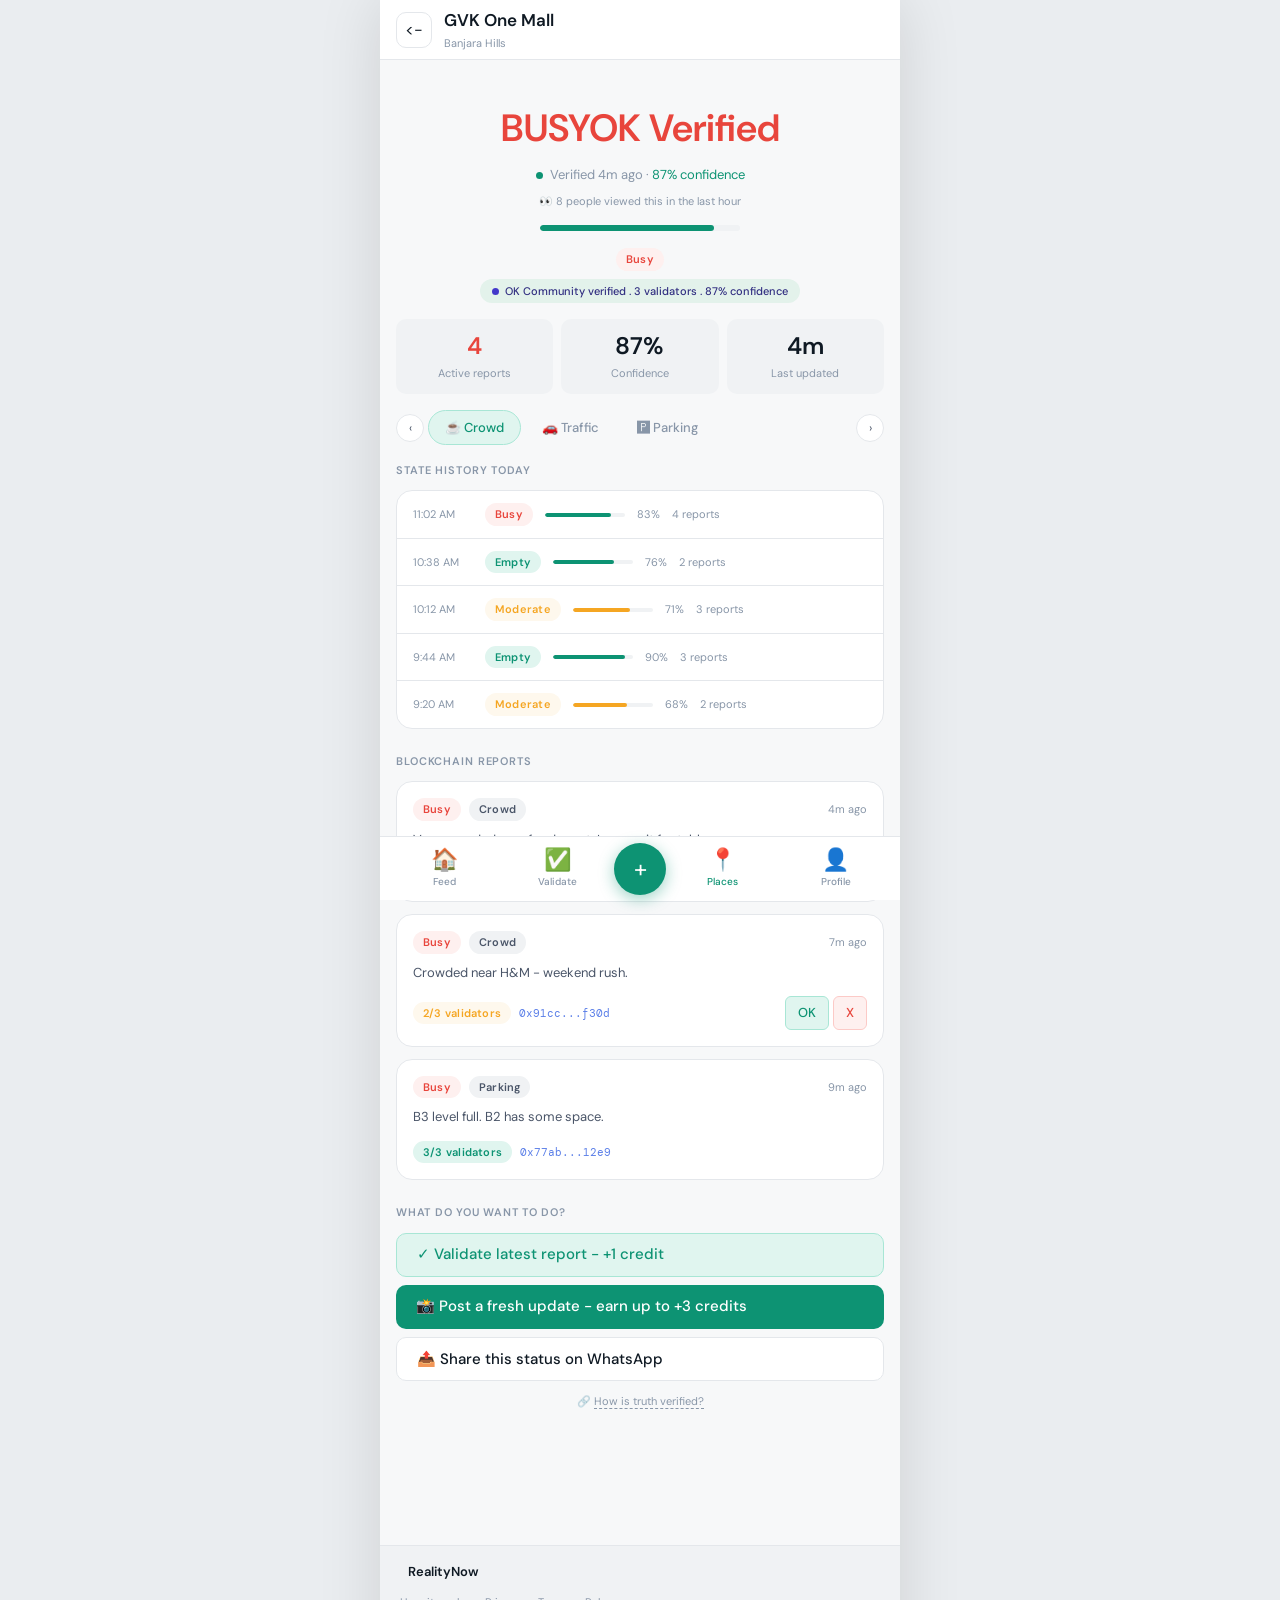
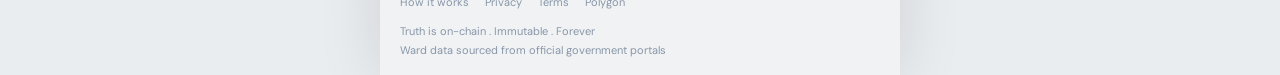
<file: location.html>
<!DOCTYPE html>
<html lang="en">
<head>
  <!-- v202604261325 -->
  <meta http-equiv="Cache-Control" content="no-cache, no-store, must-revalidate" />
  <meta http-equiv="Pragma" content="no-cache" />
  <meta charset="UTF-8" />
  <meta name="viewport" content="width=device-width, initial-scale=1.0" />
  <title>Location Detail  -  RealityNow</title>
  <link rel="stylesheet" href="css/variables.css" />
  <link rel="stylesheet" href="css/components.css" />
  <link rel="stylesheet" href="css/layout.css" />
</head>
<body>

<div class="page-shell">
  <div id="header-slot"></div>

  <main class="page-content">
    <div class="page-content-inner">

      <!-- Current state hero -->
      <div style="text-align:center;padding:var(--space-6) 0 var(--space-4)" class="animate-fade-in">
        <div id="state-hero" style="font-size:var(--text-3xl);font-weight:var(--weight-semibold);
             margin-bottom:var(--space-2);transition:all 0.4s ease" class="state-hero-glow">
          BUSY
        </div>
        <div style="font-size:var(--text-sm);color:var(--color-text-tertiary);margin-bottom:var(--space-2)">
          <span id="pulse-dot2" style="width:7px;height:7px;border-radius:50%;
            background:var(--color-brand-primary);display:inline-block;
            animation:pulseDot2 1.5s ease-in-out infinite;margin-right:4px;vertical-align:middle"></span>
          Verified <span id="verified-time">4 min ago</span> ·
          <span id="conf-label" style="color:var(--color-brand-primary)">87% confidence</span>
        </div>
        <div style="font-size:var(--text-xs);color:var(--color-text-tertiary);margin-bottom:var(--space-4)" id="viewers-count">
          👀 8 people viewed this in the last hour
        </div>
        <!-- Confidence bar -->
        <div style="max-width:200px;margin:0 auto var(--space-4)">
          <div class="conf-bar-wrap" style="height:6px">
            <div class="conf-bar-fill high" id="conf-bar" style="width:87%"></div>
          </div>
        </div>
        <div id="state-badge-hero"></div>
        <!-- Validation state pill  -  shows under main status -->
        <div id="validation-state-pill" style="margin-top:var(--space-2)">
          <!-- injected by JS based on validator count -->
        </div>
      </div>

      <!-- Unverified notice (shown when <2 validators) -->
      <div id="unverified-notice" class="unverified-notice section-sm" style="display:none">
        ⚠ Unverified  -  only 1 report so far.
        <strong style="color:var(--color-brand-primary);cursor:pointer" onclick="window.location='validate.html'">
          Be the first to confirm →
        </strong>
      </div>

      <!-- Stats row -->
      <div class="stats-row section-sm animate-fade-in stagger-1">
        <div class="stat-card">
          <div class="stat-value" style="color:var(--color-busy)" id="stat-open">4</div>
          <div class="stat-label">Active reports</div>
        </div>
        <div class="stat-card">
          <div class="stat-value" id="stat-conf">87%</div>
          <div class="stat-label">Confidence</div>
        </div>
        <div class="stat-card">
          <div class="stat-value" id="stat-time">4m</div>
          <div class="stat-label">Last updated</div>
        </div>
      </div>

      <!-- Category filter -->
      <div class="tabs-wrapper section-sm animate-fade-in stagger-2">
        <button class="tabs-arrow" onclick="document.getElementById('cat-tabs').scrollBy({left:-120,behavior:'smooth'})">&#8249;</button>
        <div class="tabs" id="cat-tabs">
          <button class="tab-btn active" onclick="switchCategory('crowd',this)">☕ Crowd</button>
          <button class="tab-btn" onclick="switchCategory('traffic',this)">🚗 Traffic</button>
          <button class="tab-btn" onclick="switchCategory('parking',this)">🅿 Parking</button>
        </div>
        <button class="tabs-arrow" onclick="document.getElementById('cat-tabs').scrollBy({left:120,behavior:'smooth'})">&#8250;</button>
      </div>

      <!-- State history -->
      <div class="section animate-fade-in stagger-3">
        <div class="section-label">State history today</div>
        <div class="card">
          <div id="history-list"></div>
        </div>
      </div>

      <!-- Recent reports -->
      <div class="section animate-fade-in stagger-4">
        <div class="section-label">Blockchain reports</div>
        <div class="stack stack-3" id="reports-list"></div>
      </div>

      <!-- "What should I do" action block -->
      <div class="section animate-fade-in stagger-5" style="padding-bottom:var(--space-8)">
        <div style="font-size:var(--text-xs);font-weight:600;letter-spacing:0.07em;
                    text-transform:uppercase;color:var(--color-text-tertiary);margin-bottom:var(--space-3)">
          What do you want to do?
        </div>
        <div style="display:grid;gap:var(--space-2)">
          <a href="validate.html" class="btn btn-confirm btn-full"
             style="justify-content:flex-start;gap:var(--space-2)">
            ✓ Validate latest report  -  +1 credit
          </a>
          <a href="post.html?location=GVK+One+Mall" class="btn btn-primary btn-full"
             style="justify-content:flex-start;gap:var(--space-2)">
            📸 Post a fresh update  -  earn up to +3 credits
          </a>
          <button class="btn btn-secondary btn-full"
                  style="justify-content:flex-start;gap:var(--space-2)"
                  onclick="shareLocation()">
            📤 Share this status on WhatsApp
          </button>
        </div>
        <p style="font-size:var(--text-xs);color:var(--color-text-tertiary);text-align:center;margin-top:var(--space-3)">
          <span style="opacity:0.5">🔗</span>
          <a href="#" onclick="showToast('All truth is stored on Polygon blockchain  -  immutable, permanent, verifiable by anyone')"
             style="color:var(--color-text-tertiary);text-decoration:none;border-bottom:1px dashed currentColor">
            How is truth verified?
          </a>
        </p>
      </div>

    </div>
  </main>

  <div id="bottom-nav-slot"></div>
  <div id="footer-slot"></div>
</div>

<script>
/*    app.js inlined for GitHub Pages reliability    */
/* ============================================
   RealityNow  -  Shared JS Utilities
   ============================================ */

//    Header / Footer injection               
// Call on each page to inject shared components.
function injectHeader(config = {}) {
  const {
    type = 'home',        // 'home' | 'page' | 'step'
    title = '',
    subtitle = '',
    step = 1,
    totalSteps = 3,
    backHref = 'index.html',
    showNotif = false,
  } = config;

  let html = '';

  if (type === 'home') {
    html = `
      <header class="site-header">
        <div class="site-header-brand">
          <div class="site-header-logo">&#9889;</div>
          <div>
            <div class="site-header-name">RealityNow</div>
            <div class="site-header-location" id="location-label" onclick="openLocationSearch()">
                <span id="location-text">Banjara Hills, Hyderabad</span> >
            </div>
          </div>
        </div>
        <div class="site-header-actions">
          ${showNotif ? `<button class="btn btn-icon btn-secondary" style="position:relative" onclick="window.location='validate.html'">&#128276;
             <span class="notif-dot" style="position:absolute;top:6px;right:6px"></span>
          </button>` : ''}
          <a href="help.html" class="btn btn-icon btn-secondary" title="Help">&#63;</a>
          <a href="profile.html" class="btn btn-icon btn-secondary" title="Profile">&#128100;</a>
        </div>
      </header>`;
  }

  if (type === 'page') {
    html = `
      <header class="page-header">
        <a href="${backHref}" class="page-header-back" title="Back"><-</a>
        <div class="page-header-content">
          <div class="page-header-title">${title}</div>
          ${subtitle ? `<div class="page-header-sub">${subtitle}</div>` : ''}
        </div>
      </header>`;
  }

  if (type === 'step') {
    const pct = Math.round((step / totalSteps) * 100);
    html = `
      <header class="step-header">
        <div class="step-header-top">
          <a href="${backHref}" class="page-header-back" title="Back"><-</a>
          <div class="step-header-title">${title}</div>
          <span style="font-size:var(--text-xs);color:var(--color-text-tertiary)">
            ${step} / ${totalSteps}
          </span>
        </div>
        <div class="step-progress">
          <div class="step-progress-fill" style="width:${pct}%"></div>
        </div>
      </header>`;
  }

  const el = document.getElementById('header-slot');
  if (el) el.innerHTML = html;
}

function injectBottomNav(activePage = 'feed') {
  const pages = [
    { id: 'feed',     href: 'index.html',    icon: '&#127968;', label: 'Feed' },
    { id: 'validate', href: 'validate.html', icon: '&#9989;', label: 'Validate' },
    { id: 'post',     href: 'post.html',     icon: '+',  label: '', isFab: true },
    { id: 'location', href: 'location.html', icon: '&#128205;', label: 'Places' },
    { id: 'profile',  href: 'profile.html',  icon: '&#128100;', label: 'Profile' },
  ];

  const items = pages.map(p => {
    if (p.isFab) {
      return `<button class="post-fab" title="Post reality" onclick="showActionSheet()">+</button>`;
    }
    const active = p.id === activePage ? 'active' : '';
    return `
      <a href="${p.href}" class="bottom-nav-item ${active}">
        <span class="bottom-nav-icon">${p.icon}</span>
        <span class="bottom-nav-label">${p.label}</span>
      </a>`;
  }).join('');

  const el = document.getElementById('bottom-nav-slot');
  if (el) el.innerHTML = `<nav class="bottom-nav">${items}</nav>`;
}

function injectFooter() {
  const html = `
    <footer class="site-footer">
      <div class="site-footer-inner">
        <div class="site-footer-brand">
          <span style="font-size:16px"> </span> RealityNow
        </div>
        <div class="site-footer-links">
          <a href="#" class="site-footer-link" onclick="showToast('How it works  -  coming soon')">How it works</a>
          <a href="#" class="site-footer-link" onclick="showToast('Privacy policy  -  coming soon')">Privacy</a>
          <a href="#" class="site-footer-link" onclick="showToast('Terms  -  coming soon')">Terms</a>
          <a href="https://polygon.technology" target="_blank" class="site-footer-link">Polygon</a>
        </div>
        <div class="site-footer-copy">
          Truth is on-chain  .  Immutable  .  Forever<br>
          Ward data sourced from official government portals
        </div>
      </div>
    </footer>`;
  const el = document.getElementById('footer-slot');
  if (el) el.innerHTML = html;
}

//    Confidence helpers                      
function confClass(pct) {
  if (pct >= 75) return 'high';
  if (pct >= 50) return 'medium';
  return 'low';
}

function confLabel(pct) {
  if (pct >= 75) return 'High confidence';
  if (pct >= 50) return 'Building confidence';
  return 'Low confidence';
}

//    State helpers                           
function stateBadge(state) {
  const map = {
    BUSY:     { cls: 'badge-busy',     label: 'Busy' },
    MODERATE: { cls: 'badge-moderate', label: 'Moderate' },
    EMPTY:    { cls: 'badge-empty',    label: 'Empty' },
    SLOW:     { cls: 'badge-slow',     label: 'Congested' },
    CLOSED:   { cls: 'badge-closed',   label: 'Closed' },
  };
  const s = map[state] || map.EMPTY;
  return `<span class="badge ${s.cls}">${s.label}</span>`;
}

function stateColor(state) {
  const map = {
    BUSY: 'var(--color-busy)',
    MODERATE: 'var(--color-moderate)',
    EMPTY: 'var(--color-empty)',
    SLOW: 'var(--color-slow)',
    CLOSED: 'var(--color-closed)',
  };
  return map[state] || map.EMPTY;
}

//    Freshness label                         
function freshnessLabel(minutesAgo) {
  if (minutesAgo < 1)  return 'just now';
  if (minutesAgo < 60) return `${minutesAgo}m ago`;
  const h = Math.floor(minutesAgo / 60);
  return `${h}h ago`;
}

function freshnessClass(minutesAgo) {
  if (minutesAgo <= 5)  return 'high';
  if (minutesAgo <= 20) return 'medium';
  return 'low';
}

//    Toast                                   
function showToast(message, duration = 2500) {
  let toast = document.querySelector('.toast');
  if (!toast) {
    toast = document.createElement('div');
    toast.className = 'toast';
    document.body.appendChild(toast);
  }
  toast.textContent = message;
  toast.classList.add('show');
  clearTimeout(toast._timer);
  toast._timer = setTimeout(() => toast.classList.remove('show'), duration);
}

//    Location system                        
// Handles GPS detection, reverse geocoding,
// localStorage caching, and pincode fallback.

const LOCATION_CACHE_KEY = 'rn_location';
const LOCATION_CACHE_TTL  = 10 * 60 * 1000; // 10 minutes in ms

// Main entry point  -  called on page load automatically
// and when user taps the location label.
function initLocation() {
  // 1. Show cached location immediately (instant UX)
  const cached = loadCachedLocation();
  if (cached) {
    updateLocationLabel(cached.label, cached.geohash);
  }

  // 2. Request fresh GPS in background
  if (!navigator.geolocation) {
    // Browser does not support geolocation  -  show pincode prompt
    if (!cached) showPincodePrompt();
    return;
  }

  navigator.geolocation.getCurrentPosition(
    pos => {
      const { latitude, longitude } = pos.coords;
      reverseGeocode(latitude, longitude);
    },
    err => {
      // GPS denied or failed
      if (!cached) {
        // No cache either  -  ask for pincode
        showPincodePrompt();
      }
      // If we have cache, just keep showing it silently
    },
    {
      timeout: 8000,        // 8 second timeout
      maximumAge: 300000,   // Accept 5-min old cached GPS position
      enableHighAccuracy: false  // Faster, battery-friendly
    }
  );
}

// Called when user taps location label to refresh
function promptLocation() {
  showToast('  Detecting your location...');
  initLocation();
}

// Reverse geocode lat/long -> neighbourhood name
// Uses Nominatim (OpenStreetMap)  -  free, no API key needed.
// Falls back gracefully if network fails.
function reverseGeocode(lat, lng) {
  const url = 'https://nominatim.openstreetmap.org/reverse'
    + '?format=json'
    + '&lat=' + lat
    + '&lon=' + lng
    + '&zoom=14'             // neighbourhood level
    + '&addressdetails=1';

  fetch(url, {
    headers: { 'Accept-Language': 'en' }  // Always English names
  })
    .then(r => r.json())
    .then(data => {
      const addr   = data.address || {};
      // Build a short neighbourhood label
      const area   = addr.suburb
                  || addr.neighbourhood
                  || addr.city_district
                  || addr.town
                  || addr.village
                  || '';
      const city   = addr.city || addr.state_district || addr.state || '';
      const label  = area && city ? area + ', ' + city
                   : area || city || 'Your Location';

      // Compute a simple 5-char geohash prefix for zone matching
      const geohash = latLngToGeohash(lat, lng, 5);

      // Save to cache
      saveCachedLocation({ label, geohash, lat, lng });

      // Update header
      updateLocationLabel(label, geohash);
    })
    .catch(() => {
      // Network error  -  keep showing cached or fallback
      const cached = loadCachedLocation();
      if (!cached) updateLocationLabel('Your Location', '');
    });
}

// Update the location label in the header
function updateLocationLabel(label, geohash) {
  const el = document.getElementById('location-text');
  if (el) el.textContent = label;
  // Store current geohash for feed filtering (used by indexer in production)
  window.currentGeohash = geohash;
}

// Show pincode input when GPS is not available
function showPincodePrompt() {
  const pin = prompt('Enter your area pincode (6 digits):');
  if (pin && /^\d{6}$/.test(pin.trim())) {
    lookupPincode(pin.trim());
  } else if (pin) {
    showToast('Please enter a valid 6-digit pincode');
  }
}

// Pincode -> lat/long -> geohash via Nominatim
function lookupPincode(pin) {
  showToast('  Finding your area...');
  const url = 'https://nominatim.openstreetmap.org/search'
    + '?format=json'
    + '&postalcode=' + pin
    + '&country=India'
    + '&addressdetails=1'
    + '&limit=1';

  fetch(url)
    .then(r => r.json())
    .then(results => {
      if (!results.length) {
        showToast('Pincode not found  -  try again');
        return;
      }
      const r = results[0];
      reverseGeocode(parseFloat(r.lat), parseFloat(r.lon));
    })
    .catch(() => showToast('Could not look up pincode  -  check connection'));
}

//    localStorage cache helpers              
function saveCachedLocation(data) {
  try {
    localStorage.setItem(LOCATION_CACHE_KEY, JSON.stringify({
      ...data,
      savedAt: Date.now()
    }));
  } catch(e) { /* storage full or blocked */ }
}

function loadCachedLocation() {
  try {
    const raw = localStorage.getItem(LOCATION_CACHE_KEY);
    if (!raw) return null;
    const data = JSON.parse(raw);
    // Expire after TTL
    if (Date.now() - data.savedAt > LOCATION_CACHE_TTL) {
      localStorage.removeItem(LOCATION_CACHE_KEY);
      return null;
    }
    return data;
  } catch(e) { return null; }
}

//    Geohash encoder (lightweight, no library)   
// Encodes lat/lng to a geohash string of given precision.
function latLngToGeohash(lat, lng, precision) {
  const BASE32 = '0123456789bcdefghjkmnpqrstuvwxyz';
  let idx = 0, bit = 0, evenBit = true, geohash = '';
  let minLat = -90,  maxLat = 90;
  let minLng = -180, maxLng = 180;

  while (geohash.length < precision) {
    if (evenBit) {
      const midLng = (minLng + maxLng) / 2;
      if (lng >= midLng) { idx = idx * 2 + 1; minLng = midLng; }
      else               { idx = idx * 2;     maxLng = midLng; }
    } else {
      const midLat = (minLat + maxLat) / 2;
      if (lat >= midLat) { idx = idx * 2 + 1; minLat = midLat; }
      else               { idx = idx * 2;     maxLat = midLat; }
    }
    evenBit = !evenBit;
    if (++bit === 5) {
      geohash += BASE32[idx];
      bit = 0; idx = 0;
    }
  }
  return geohash;
}

//    Render feed card HTML                   
function renderFeedCard(post, index = 0) {
  const conf = post.confidence;
  const cls  = confClass(conf);
  const mins = post.minutesAgo;
  const freshCls = freshnessClass(mins);

  return `
    <article class="feed-card animate-fade-in stagger-${Math.min(index+1,5)}"
             onclick="window.location='location.html?id=${post.id}'">
      <div class="feed-card-image">
        <div class="feed-card-image-placeholder">
          <span style="font-size:28px">${post.categoryIcon}</span>
          <span>${post.locationName}</span>
        </div>
        <div class="feed-card-state-overlay">
          ${stateBadge(post.state)}
        </div>
      </div>
      <div class="feed-card-body">
        <div class="feed-card-meta">
          <div class="feed-card-location">${post.locationName}</div>
          <div class="feed-card-time"
               style="color:var(--color-conf-${freshCls})">
            ${freshnessLabel(mins)}
          </div>
        </div>
        <div class="feed-card-confidence">
          ${stateBadge(post.state)}
          <div class="conf-bar-wrap">
            <div class="conf-bar-fill ${cls}" style="width:${conf}%"></div>
          </div>
          <div class="feed-card-conf-label">${conf}%</div>
        </div>
        <div class="feed-card-actions">
          <button class="btn btn-confirm btn-sm"
                  style="flex:1"
                  onclick="event.stopPropagation();handleConfirm(${post.id})">
            OK Confirm  .  +1 credit
          </button>
          <button class="btn btn-danger btn-sm"
                  style="flex:1"
                  onclick="event.stopPropagation();handleDispute(${post.id})">
            X Dispute
          </button>
        </div>
        <div class="feed-card-footnote">
          ${post.validatorCount} of 3 confirmed  .  ${post.blockchainHash}
        </div>
      </div>
    </article>`;
}

//    Render gap card HTML                    
function renderGapCard(location) {
  return `
    <div class="gap-card animate-fade-in section-sm">
      <div class="gap-card-icon"> </div>
      <div class="gap-card-content">
        <div class="gap-card-title">No update  -  ${location.name}</div>
        <div class="gap-card-sub">
          Last report was ${location.staleMin} min ago.
          Earn +${location.reward} credits to check and post.
        </div>
        <a href="post.html?location=${encodeURIComponent(location.name)}"
           class="btn btn-sm"
           style="background:var(--color-brand-accent);color:#fff;border:none">
          Post update  .  earn +${location.reward} credits
        </a>
      </div>
    </div>`;
}

//    Validation helpers                      
function handleConfirm(postId) {
  showToast('OK Confirmation submitted  -  +1 credit');
}

function handleDispute(postId) {
  showToast('X Dispute submitted');
}

</script>

<script>
  // Mock location data
  const LOCATION = {
    name: 'GVK One Mall',
    area: 'Banjara Hills',
    state: 'BUSY',
    confidence: 87,
    minutesAgo: 4,
    activeReports: 4,
  };

  const HISTORY = [
    { time: '11:02 AM', state: 'BUSY',     conf: 83, reports: 4 },
    { time: '10:38 AM', state: 'EMPTY',    conf: 76, reports: 2 },
    { time: '10:12 AM', state: 'MODERATE', conf: 71, reports: 3 },
    { time: '9:44 AM',  state: 'EMPTY',    conf: 90, reports: 3 },
    { time: '9:20 AM',  state: 'MODERATE', conf: 68, reports: 2 },
  ];

  const REPORTS = [
    {
      id: 101, state: 'BUSY', category: 'Crowd',
      desc: 'Very crowded near food court. Long wait for tables.',
      minutesAgo: 4, hash: '0x4a2f...c8b1', validators: 3, minNeeded: 3,
    },
    {
      id: 102, state: 'BUSY', category: 'Crowd',
      desc: 'Crowded near H&M  -  weekend rush.',
      minutesAgo: 7, hash: '0x91cc...f30d', validators: 2, minNeeded: 3,
    },
    {
      id: 103, state: 'BUSY', category: 'Parking',
      desc: 'B3 level full. B2 has some space.',
      minutesAgo: 9, hash: '0x77ab...12e9', validators: 3, minNeeded: 3,
    },
  ];

  document.addEventListener('DOMContentLoaded', () => {
    injectHeader({
      type: 'page',
      title: LOCATION.name,
      subtitle: LOCATION.area,
      backHref: 'index.html',
    });
    injectBottomNav('location');
    injectFooter();
    renderLocationPage();
  });

  function renderLocationPage() {
    // Hero
    const hero = document.getElementById('state-hero');
    hero.textContent = LOCATION.state;
    hero.style.color = stateColor(LOCATION.state);

    document.getElementById('verified-time').textContent = freshnessLabel(LOCATION.minutesAgo);
    document.getElementById('conf-label').textContent = `${LOCATION.confidence}% confidence`;
    document.getElementById('state-badge-hero').innerHTML = stateBadge(LOCATION.state);

    const cls = confClass(LOCATION.confidence);
    document.getElementById('conf-bar').className = `conf-bar-fill ${cls}`;
    document.getElementById('conf-bar').style.width = `${LOCATION.confidence}%`;

    // Stats
    document.getElementById('stat-conf').textContent = `${LOCATION.confidence}%`;
    document.getElementById('stat-time').textContent = `${LOCATION.minutesAgo}m`;

    // Unverified check
    const lowValidation = REPORTS.some(r => r.validators < 2);
    document.getElementById('unverified-notice').style.display = lowValidation ? 'block' : 'none';

    renderHistory();
    renderReports();
  }

  function renderHistory() {
    const list = document.getElementById('history-list');
    list.innerHTML = HISTORY.map((h, i) => `
      <div style="display:flex;align-items:center;gap:var(--space-3);padding:var(--space-3) var(--space-4);
                  border-bottom:${i < HISTORY.length-1 ? '1px solid var(--color-border)' : 'none'}">
        <div style="font-size:var(--text-xs);color:var(--color-text-tertiary);min-width:60px;
                    font-variant-numeric:tabular-nums">${h.time}</div>
        ${stateBadge(h.state)}
        <div class="conf-bar-wrap" style="flex:1;max-width:80px">
          <div class="conf-bar-fill ${confClass(h.conf)}" style="width:${h.conf}%"></div>
        </div>
        <div style="font-size:var(--text-xs);color:var(--color-text-tertiary)">${h.conf}%</div>
        <div style="font-size:var(--text-xs);color:var(--color-text-tertiary)">${h.reports} reports</div>
      </div>`).join('');
  }

  function renderReports() {
    const list = document.getElementById('reports-list');
    list.innerHTML = REPORTS.map(r => {
      const pending = r.validators < r.minNeeded;
      return `
        <div class="card animate-fade-in">
          <div class="card-body">
            <div style="display:flex;align-items:center;justify-content:space-between;margin-bottom:var(--space-2)">
              <div style="display:flex;gap:var(--space-2);align-items:center">
                ${stateBadge(r.state)}
                <span class="badge badge-neutral">${r.category}</span>
              </div>
              <span style="font-size:var(--text-xs);color:var(--color-text-tertiary)">
                ${freshnessLabel(r.minutesAgo)}
              </span>
            </div>
            <p style="font-size:var(--text-sm);color:var(--color-text-secondary);
                      margin-bottom:var(--space-3);line-height:var(--leading-relaxed)">${r.desc}</p>
            <div style="display:flex;align-items:center;justify-content:space-between">
              <div style="display:flex;gap:var(--space-2);align-items:center">
                <span class="badge ${pending ? 'badge-moderate' : 'badge-verified'}">
                  ${r.validators}/${r.minNeeded} validators
                </span>
                <span style="font-size:var(--text-xs);color:var(--color-slow);
                             font-family:var(--font-mono)">${r.hash}</span>
              </div>
              ${pending ? `
                <div style="display:flex;gap:var(--space-1)">
                  <button class="btn btn-sm btn-confirm" onclick="handleConfirm(${r.id})">OK</button>
                  <button class="btn btn-sm btn-danger" onclick="handleDispute(${r.id})">X</button>
                </div>` : ''}
            </div>
          </div>
        </div>`;
    }).join('');
  }

  //    Validation state pill                                    
  function renderValidationPill(validatorCount, disputeCount, confidence) {
    const pill = document.getElementById('validation-state-pill');
    if (!pill) return;

    // Fast rejection check
    if (disputeCount >= 2) {
      pill.innerHTML = `<span style="display:inline-flex;align-items:center;gap:5px;
        background:#FCEBEB;color:#A32D2D;padding:4px 12px;border-radius:99px;font-size:11px;font-weight:500">
          Flagged by community  -  treat with caution
      </span>`;
      return;
    }

    if (validatorCount === 0) {
      pill.innerHTML = `<span style="display:inline-flex;align-items:center;gap:6px;
        background:#FEF9E7;color:#92610A;padding:4px 12px;border-radius:99px;font-size:11px;font-weight:500">
        <span style="width:7px;height:7px;border-radius:50%;background:#F5C518;
                     animation:pulseDot2 1.5s ease-in-out infinite;display:inline-block"></span>
        New  .  Be first to verify  -  earn +2 credits
      </span>`;
    } else if (validatorCount < 3) {
      pill.innerHTML = `<span style="display:inline-flex;align-items:center;gap:6px;
        background:#FEF0E6;color:#8B4513;padding:4px 12px;border-radius:99px;font-size:11px;font-weight:500">
        <span style="width:7px;height:7px;border-radius:50%;background:#F5A050;display:inline-block"></span>
        ${validatorCount}/3 verified  .  ${3 - validatorCount} more needed
      </span>`;
    } else if (confidence >= 70) {
      pill.innerHTML = `<span style="display:inline-flex;align-items:center;gap:6px;
        background:#E3F2EB;color:#312E81;padding:4px 12px;border-radius:99px;font-size:11px;font-weight:500">
        <span style="width:7px;height:7px;border-radius:50%;background:#4338CA;display:inline-block"></span>
        OK Community verified  .  ${validatorCount} validators  .  ${confidence}% confidence
      </span>`;
    } else {
      pill.innerHTML = `<span style="display:inline-flex;align-items:center;gap:6px;
        background:#F1EFE8;color:#444;padding:4px 12px;border-radius:99px;font-size:11px;font-weight:500">
        Inconclusive  .  low agreement
      </span>`;
    }
  }

  // Apply confidence-linked glow to state hero
  function applyConfidenceGlow(confidence) {
    const hero = document.querySelector('.page-content-inner');
    if (!hero) return;
    hero.classList.remove('conf-high', 'conf-medium', 'conf-low');
    if (confidence >= 75) {
      hero.classList.add('conf-high');
      // Show verified badge
      const heroEl = document.getElementById('state-hero');
      if (heroEl && !heroEl.querySelector('.verified-badge')) {
        heroEl.innerHTML += '<span class="verified-badge">OK Verified</span>';
      }
    } else if (confidence >= 50) {
      hero.classList.add('conf-medium');
    } else {
      hero.classList.add('conf-low');
    }
  }

  // Apply on load with current confidence
  document.addEventListener('DOMContentLoaded', () => {
    applyConfidenceGlow(87);
    renderValidationPill(3, 0, 87); // mock: 3 validators, 0 disputes, 87% confidence
  });

  function switchCategory(cat, btn) {
    document.querySelectorAll('#cat-tabs .tab-btn').forEach(b => b.classList.remove('active'));
    btn.classList.add('active');
    showToast(`Showing ${cat} data`);
  }

  function setLocationAlert() {
    showToast("Location alert set. Costs 1 credit per month. You will be notified when this place updates.");
  }
  function shareLocation() {
    const text = encodeURIComponent('  GVK One Mall is BUSY right now (87% confidence)  -  checked on RealityNow: https://cryptofundi.github.io/realitynow/location.html');
    window.open(`https://wa.me/?text=${text}`, '_blank');
  }

  // Live timestamp ticker
  let locSecondsAgo = 4 * 60; // 4 min in seconds
  setInterval(() => {
    locSecondsAgo += 5;
    const el = document.getElementById('verified-time');
    if (el) {
      if (locSecondsAgo < 60) el.textContent = `${locSecondsAgo}s ago`;
      else el.textContent = `${Math.floor(locSecondsAgo/60)}m ago`;
    }
  }, 5000);
</script>
<style>
@keyframes pulseDot2 {
  0%,100% { opacity:1; transform:scale(1); }
  50%      { opacity:0.4; transform:scale(0.7); }
}
</style>



<div id="loc-search-overlay" onclick="closeLocationSearch()"
     style="display:none;position:fixed;inset:0;background:rgba(0,0,0,0.5);z-index:2000"></div>
<div id="loc-search-panel" style="display:none;position:fixed;top:0;left:50%;
     transform:translateX(-50%);width:min(100%,520px);
     background:var(--color-surface);border-radius:0 0 16px 16px;
     padding:16px;z-index:2001;box-shadow:0 4px 24px rgba(0,0,0,0.15)">
  <div style="display:flex;align-items:center;gap:10px;margin-bottom:12px">
    <button onclick="closeLocationSearch()"
            style="background:none;border:none;font-size:20px;cursor:pointer;padding:0">
      &#8592;
    </button>
    <div style="font-size:var(--text-sm);font-weight:600">Search location</div>
  </div>
  <input id="loc-search-input" type="text"
         placeholder="e.g. Madhapur, Jubilee Hills, Kondapur..."
         style="width:100%;padding:10px 14px;border:1px solid var(--color-border);
                border-radius:var(--radius-md);font-size:var(--text-sm);
                font-family:inherit;outline:none;box-sizing:border-box"
         oninput="onLocSearchInput(this.value)"
         onkeydown="if(event.key==='Enter')doLocSearch(this.value)">
  <div id="loc-search-results" style="margin-top:8px"></div>
  <div style="margin-top:12px;padding-top:10px;border-top:1px solid var(--color-border)">
    <button onclick="useCurrentGPS()"
            style="width:100%;padding:10px;background:none;
                   border:1px solid var(--color-brand-primary);
                   border-radius:var(--radius-md);color:var(--color-brand-primary);
                   font-size:var(--text-sm);font-weight:500;cursor:pointer">
      &#128205; Use my current location
    </button>
  </div>
</div>
<script>
var locTimer = null;
var locResults = [];

function openLocationSearch() {
  document.getElementById("loc-search-overlay").style.display = "block";
  document.getElementById("loc-search-panel").style.display = "block";
  setTimeout(function() { document.getElementById("loc-search-input").focus(); }, 100);
}
function closeLocationSearch() {
  document.getElementById("loc-search-overlay").style.display = "none";
  document.getElementById("loc-search-panel").style.display = "none";
  document.getElementById("loc-search-input").value = "";
  document.getElementById("loc-search-results").innerHTML = "";
  locResults = [];
}
function useCurrentGPS() {
  closeLocationSearch();
  showToast("Detecting your location...");
  try { localStorage.removeItem("rn_location"); } catch(e) {}
  initLocation();
}
function onLocSearchInput(val) {
  clearTimeout(locTimer);
  if (val.length < 3) {
    document.getElementById("loc-search-results").innerHTML = "";
    return;
  }
  locTimer = setTimeout(function() { doLocSearch(val); }, 400);
}
function doLocSearch(query) {
  if (!query || query.length < 3) return;
  var url = "https://nominatim.openstreetmap.org/search"
    + "?format=json&q=" + encodeURIComponent(query + ", Hyderabad, India")
    + "&limit=5&addressdetails=1&accept-language=en";
  fetch(url)
    .then(function(r) { return r.json(); })
    .then(function(data) {
      locResults = data;
      var el = document.getElementById("loc-search-results");
      if (!data.length) {
        el.innerHTML = "<div style='padding:8px 0;font-size:12px;color:#888'>No results. Try a different name.</div>";
        return;
      }
      var items = [];
      for (var i = 0; i < data.length; i++) {
        var addr = data[i].address || {};
        var area = addr.suburb || addr.neighbourhood || addr.city_district || addr.town || data[i].display_name.split(",")[0];
        var city = addr.city || "Hyderabad";
        var label = area + ", " + city;
        var div = document.createElement("div");
        div.textContent = label;
        div.dataset.idx = i;
        div.style.cssText = "padding:10px 12px;border-bottom:1px solid #eee;cursor:pointer;font-size:13px";
        div.onclick = function() { pickResult(parseInt(this.dataset.idx)); };
        items.push(div.outerHTML);
      }
      el.innerHTML = items.join("");
      // Re-attach click handlers since outerHTML loses them
      var divs = el.querySelectorAll("div");
      for (var j = 0; j < divs.length; j++) {
        (function(idx) {
          divs[idx].onclick = function() { pickResult(idx); };
        })(j);
      }
    })
    .catch(function() {
      document.getElementById("loc-search-results").innerHTML =
        "<div style='padding:8px 0;font-size:12px;color:#888'>Search failed. Check connection.</div>";
    });
}
function pickResult(idx) {
  var r = locResults[idx];
  if (!r) return;
  var addr = r.address || {};
  var area = addr.suburb || addr.neighbourhood || addr.city_district || addr.town || r.display_name.split(",")[0];
  var city = addr.city || "Hyderabad";
  var label = area + ", " + city;
  var lat = parseFloat(r.lat);
  var lng = parseFloat(r.lon);
  var gh = latLngToGeohash(lat, lng, 5);
  try {
    localStorage.setItem("rn_location", JSON.stringify({
      label: label, lat: lat, lng: lng, geohash: gh, savedAt: Date.now()
    }));
  } catch(e) {}
  updateLocationLabel(label, gh);
  showToast("Showing " + area);
  closeLocationSearch();
}
</script>


<!-- Action Sheet for + button -->
<div id="action-sheet-overlay" onclick="hideActionSheet()"
     style="display:none;position:fixed;inset:0;background:rgba(0,0,0,0.4);
            z-index:1000"></div>
<div id="action-sheet" style="display:none;position:fixed;bottom:0;left:50%;
     transform:translateX(-50%);width:min(100%,520px);
     background:var(--color-surface);border-radius:20px 20px 0 0;
     padding:12px 16px 32px;z-index:1001">
  <div style="width:36px;height:4px;background:var(--color-border);
              border-radius:2px;margin:0 auto 20px"></div>
  <div style="font-size:var(--text-xs);font-weight:600;letter-spacing:0.08em;
              text-transform:uppercase;color:var(--color-text-tertiary);
              margin-bottom:14px">What do you want to do?</div>
  <div style="display:grid;grid-template-columns:1fr 1fr 1fr;gap:10px">
    <a href="post.html" style="text-decoration:none" onclick="hideActionSheet()">
      <div class="action-tile">
        <div class="action-tile-icon">&#128247;</div>
        <div class="action-tile-label">Post Reality</div>
        <div class="action-tile-sub">Report what you see</div>
      </div>
    </a>
    <button onclick="showLocalHelpForm('request')" class="action-tile-btn">
      <div class="action-tile">
        <div class="action-tile-icon">&#128296;</div>
        <div class="action-tile-label">Request Help</div>
        <div class="action-tile-sub">Need cook, maid, driver</div>
      </div>
    </button>
    <button onclick="showLocalHelpForm('offer')" class="action-tile-btn">
      <div class="action-tile">
        <div class="action-tile-icon">&#127873;</div>
        <div class="action-tile-label">Offer Something</div>
        <div class="action-tile-sub">Free tea, discount, help</div>
      </div>
    </button>
  </div>
</div>
<!-- Help Request / Offer Form -->
<div id="local-help-form" style="display:none;position:fixed;inset:0;
     background:rgba(0,0,0,0.5);z-index:1100;align-items:flex-end;justify-content:center">
  <div style="background:var(--color-surface);width:min(100%,520px);
              border-radius:20px 20px 0 0;padding:20px 20px 32px">
    <div style="display:flex;justify-content:space-between;align-items:center;margin-bottom:16px">
      <div id="help-form-title" style="font-size:var(--text-lg);font-weight:600;color:var(--color-text-primary)">
        Request Help Nearby
      </div>
      <button onclick="hideLocalHelpForm()"
              style="background:none;border:none;font-size:20px;cursor:pointer">X</button>
    </div>
    <div style="display:inline-flex;align-items:center;gap:6px;background:var(--color-surface-subtle);
         padding:4px 10px;border-radius:99px;font-size:var(--text-xs);
         color:var(--color-text-secondary);margin-bottom:14px">
      Costs <strong id="credit-cost" style="color:var(--color-brand-primary)">3 credits</strong>
    </div>
    <textarea id="help-text" placeholder="Describe what you need or what you are offering..."
              style="width:100%;min-height:80px;border:1px solid var(--color-border);
                     border-radius:var(--radius-md);padding:10px 12px;
                     font-size:var(--text-sm);font-family:inherit;
                     color:var(--color-text-primary);background:var(--color-surface);
                     resize:none;outline:none;box-sizing:border-box"
              maxlength="120"></textarea>
    <div style="font-size:var(--text-xs);color:var(--color-text-tertiary);margin:4px 0 14px">
      Visible to users within 2km for 24 hours
    </div>
    <button onclick="submitLocalHelp()"
            style="width:100%;padding:12px;background:var(--color-brand-primary);
                   color:#fff;border:none;border-radius:var(--radius-md);
                   font-size:var(--text-sm);font-weight:600;cursor:pointer">
      Post - Spend <span id="submit-cost">3</span> credits
    </button>
  </div>
</div>
<style>
.action-tile {
  background:var(--color-surface-subtle);border:1px solid var(--color-border);
  border-radius:var(--radius-lg);padding:14px 10px;text-align:center;cursor:pointer;
}
.action-tile:hover,.action-tile:active {
  background:var(--color-brand-light);border-color:var(--color-brand-primary);
}
.action-tile-icon{font-size:24px;margin-bottom:6px}
.action-tile-label{font-size:12px;font-weight:600;color:var(--color-text-primary);margin-bottom:2px}
.action-tile-sub{font-size:10px;color:var(--color-text-tertiary);line-height:1.3}
.action-tile-btn{background:none;border:none;padding:0;cursor:pointer;width:100%}
</style>
<script>
function showActionSheet(){
  document.getElementById("action-sheet-overlay").style.display="block";
  document.getElementById("action-sheet").style.display="block";
}
function hideActionSheet(){
  document.getElementById("action-sheet-overlay").style.display="none";
  document.getElementById("action-sheet").style.display="none";
}
var currentHelpType="request";
function showLocalHelpForm(type){
  hideActionSheet();
  currentHelpType=type;
  var cost=type==="offer"?10:3;
  document.getElementById("help-form-title").textContent=
    type==="request"?"Request Help Nearby":"Offer Something Nearby";
  document.getElementById("credit-cost").textContent=cost+" credits";
  document.getElementById("submit-cost").textContent=cost;
  document.getElementById("help-text").placeholder=
    type==="request"
      ?"e.g. Need a cook in Banjara Hills, morning 7-9am..."
      :"e.g. Free tea for RealityNow users, near bus stop...";
  document.getElementById("local-help-form").style.display="flex";
}
function hideLocalHelpForm(){
  document.getElementById("local-help-form").style.display="none";
  document.getElementById("help-text").value="";
}
function submitLocalHelp(){
  var text=document.getElementById("help-text").value.trim();
  if(!text){showToast("Please describe your "+currentHelpType);return;}
  var cost=currentHelpType==="offer"?10:3;
  hideLocalHelpForm();
  showToast("Posted! "+cost+" credits spent. Visible 24hrs nearby");
}
</script>

</body>
</html>
</file>
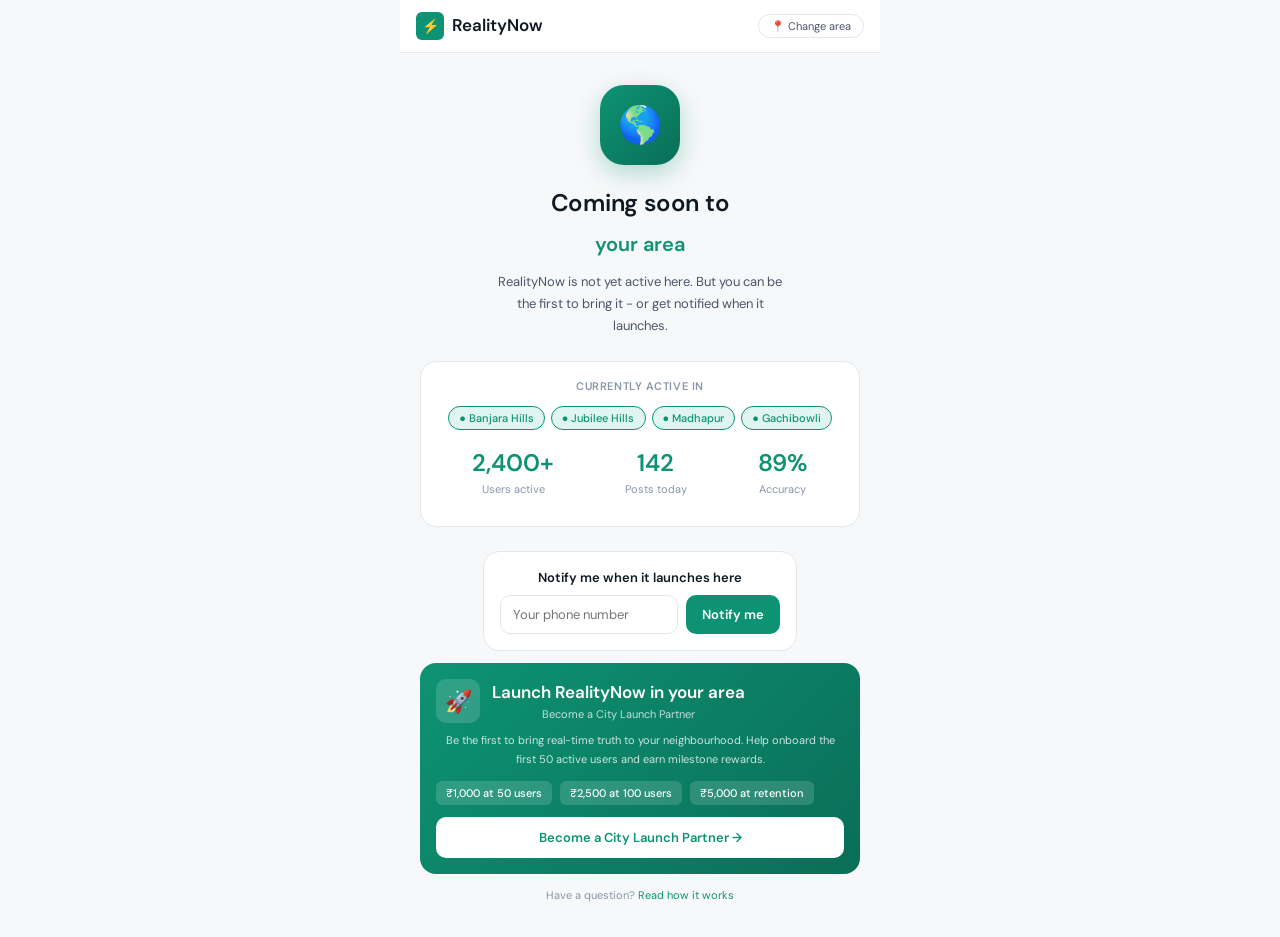
<file: not-launched.html>
<!DOCTYPE html>
<html lang="en">
<head>
<meta charset="UTF-8">
<meta name="viewport" content="width=device-width, initial-scale=1.0">
<title>RealityNow - Not yet in your area</title>
<link rel="stylesheet" href="css/variables.css">
<link rel="stylesheet" href="css/layout.css">
<link rel="stylesheet" href="css/components.css">
<style>
.empty-shell {
  min-height: 100vh;
  display: flex;
  flex-direction: column;
  max-width: 480px;
  margin: 0 auto;
  background: var(--color-bg);
}
.empty-hero {
  flex: 1;
  display: flex;
  flex-direction: column;
  align-items: center;
  justify-content: center;
  padding: var(--space-8) var(--space-5);
  text-align: center;
}
.empty-icon {
  width: 80px; height: 80px;
  background: linear-gradient(135deg, var(--color-brand-primary), var(--color-brand-dark));
  border-radius: var(--radius-xl);
  display: flex; align-items: center; justify-content: center;
  font-size: 36px;
  margin-bottom: var(--space-5);
  box-shadow: 0 8px 24px rgba(13,147,115,0.3);
}
.empty-title {
  font-size: var(--text-xl);
  font-weight: var(--weight-semibold);
  color: var(--color-text-primary);
  margin-bottom: var(--space-2);
  letter-spacing: -0.01em;
}
.empty-area {
  font-size: var(--text-lg);
  font-weight: var(--weight-semibold);
  color: var(--color-brand-primary);
  margin-bottom: var(--space-3);
}
.empty-sub {
  font-size: var(--text-sm);
  color: var(--color-text-secondary);
  line-height: var(--leading-relaxed);
  margin-bottom: var(--space-6);
  max-width: 300px;
}
.empty-visual {
  width: 100%;
  background: var(--color-surface);
  border: 1px solid var(--color-border);
  border-radius: var(--radius-lg);
  padding: var(--space-4);
  margin-bottom: var(--space-6);
}
.empty-stat-row {
  display: flex;
  justify-content: space-around;
  margin-bottom: var(--space-3);
}
.empty-stat {
  text-align: center;
}
.empty-stat-num {
  font-size: var(--text-xl);
  font-weight: var(--weight-semibold);
  color: var(--color-brand-primary);
}
.empty-stat-label {
  font-size: var(--text-xs);
  color: var(--color-text-tertiary);
}
.city-chip {
  display: inline-flex;
  align-items: center;
  gap: 4px;
  background: var(--color-brand-light);
  border: 1px solid var(--color-brand-primary);
  border-radius: var(--radius-full);
  padding: 3px 10px;
  font-size: var(--text-xs);
  color: var(--color-brand-primary);
  font-weight: var(--weight-medium);
  margin: 3px;
}
.cities-wrap {
  display: flex;
  flex-wrap: wrap;
  justify-content: center;
  margin-bottom: var(--space-3);
}
.notify-form {
  background: var(--color-surface);
  border: 1px solid var(--color-border);
  border-radius: var(--radius-lg);
  padding: var(--space-4);
  margin-bottom: var(--space-3);
}
.notify-title {
  font-size: var(--text-sm);
  font-weight: var(--weight-semibold);
  color: var(--color-text-primary);
  margin-bottom: var(--space-2);
}
.clp-cta {
  background: linear-gradient(135deg, var(--color-brand-primary), var(--color-brand-dark));
  color: #fff;
  border-radius: var(--radius-lg);
  padding: var(--space-4);
  margin-bottom: var(--space-3);
  cursor: pointer;
}
.clp-cta-top {
  display: flex;
  align-items: center;
  gap: var(--space-3);
  margin-bottom: var(--space-2);
}
.clp-cta-icon {
  width: 44px; height: 44px;
  background: rgba(255,255,255,0.15);
  border-radius: var(--radius-md);
  display: flex; align-items: center; justify-content: center;
  font-size: 22px;
  flex-shrink: 0;
}
.clp-cta-title {
  font-size: var(--text-md);
  font-weight: var(--weight-semibold);
}
.clp-cta-sub {
  font-size: var(--text-xs);
  opacity: 0.8;
  line-height: var(--leading-relaxed);
  margin-bottom: var(--space-3);
}
.clp-earnings {
  display: flex;
  gap: var(--space-2);
}
.clp-earn-chip {
  background: rgba(255,255,255,0.15);
  border-radius: var(--radius-sm);
  padding: 4px 10px;
  font-size: var(--text-xs);
  font-weight: var(--weight-medium);
}
.clp-btn {
  width: 100%;
  padding: var(--space-3);
  background: #fff;
  color: var(--color-brand-primary);
  border: none;
  border-radius: var(--radius-md);
  font-size: var(--text-sm);
  font-weight: var(--weight-semibold);
  cursor: pointer;
  margin-top: var(--space-3);
}
</style>
</head>
<body>
<div class="empty-shell">

  <!-- Minimal header -->
  <div style="display:flex;align-items:center;padding:var(--space-3) var(--space-4);
              background:var(--color-surface);border-bottom:1px solid var(--color-border)">
    <div style="display:flex;align-items:center;gap:var(--space-2);flex:1">
      <div style="width:28px;height:28px;background:var(--color-brand-primary);
                  border-radius:var(--radius-sm);display:flex;align-items:center;
                  justify-content:center;color:#fff;font-size:14px">&#9889;</div>
      <span style="font-size:var(--text-md);font-weight:var(--weight-semibold);
                   color:var(--color-text-primary)">RealityNow</span>
    </div>
    <button onclick="changeArea()"
            style="background:none;border:1px solid var(--color-border);
                   border-radius:var(--radius-full);padding:4px 12px;
                   font-size:var(--text-xs);color:var(--color-text-secondary);cursor:pointer">
      &#128205; Change area
    </button>
  </div>

  <div class="empty-hero">

    <!-- Icon -->
    <div class="empty-icon">&#127758;</div>

    <div class="empty-title">Coming soon to</div>
    <div class="empty-area" id="area-name">your area</div>
    <div class="empty-sub">
      RealityNow is not yet active here. But you can be the first to bring it -
      or get notified when it launches.
    </div>

    <!-- Where it is live -->
    <div class="empty-visual">
      <div style="font-size:var(--text-xs);font-weight:600;color:var(--color-text-tertiary);
                  text-transform:uppercase;letter-spacing:0.05em;margin-bottom:var(--space-2)">
        Currently active in
      </div>
      <div class="cities-wrap">
        <span class="city-chip">&#9679; Banjara Hills</span>
        <span class="city-chip">&#9679; Jubilee Hills</span>
        <span class="city-chip">&#9679; Madhapur</span>
        <span class="city-chip">&#9679; Gachibowli</span>
      </div>
      <div class="empty-stat-row">
        <div class="empty-stat">
          <div class="empty-stat-num">2,400+</div>
          <div class="empty-stat-label">Users active</div>
        </div>
        <div class="empty-stat">
          <div class="empty-stat-num">142</div>
          <div class="empty-stat-label">Posts today</div>
        </div>
        <div class="empty-stat">
          <div class="empty-stat-num">89%</div>
          <div class="empty-stat-label">Accuracy</div>
        </div>
      </div>
    </div>

    <!-- Notify me -->
    <div class="notify-form">
      <div class="notify-title">Notify me when it launches here</div>
      <div style="display:flex;gap:var(--space-2)">
        <input type="tel" id="notify-phone" placeholder="Your phone number"
               style="flex:1;padding:10px 12px;border:1px solid var(--color-border);
                      border-radius:var(--radius-md);font-size:var(--text-sm);
                      font-family:inherit;outline:none">
        <button onclick="submitNotify()"
                style="padding:10px 16px;background:var(--color-brand-primary);
                       color:#fff;border:none;border-radius:var(--radius-md);
                       font-size:var(--text-sm);font-weight:600;cursor:pointer;white-space:nowrap">
          Notify me
        </button>
      </div>
    </div>

    <!-- CLP CTA -->
    <div class="clp-cta" onclick="window.location='clp-signup.html'">
      <div class="clp-cta-top">
        <div class="clp-cta-icon">&#128640;</div>
        <div>
          <div class="clp-cta-title">Launch RealityNow in your area</div>
          <div style="font-size:var(--text-xs);opacity:0.75">Become a City Launch Partner</div>
        </div>
      </div>
      <div class="clp-cta-sub">
        Be the first to bring real-time truth to your neighbourhood.
        Help onboard the first 50 active users and earn milestone rewards.
      </div>
      <div class="clp-earnings">
        <span class="clp-earn-chip">&#8377;1,000 at 50 users</span>
        <span class="clp-earn-chip">&#8377;2,500 at 100 users</span>
        <span class="clp-earn-chip">&#8377;5,000 at retention</span>
      </div>
      <button class="clp-btn">Become a City Launch Partner &#8594;</button>
    </div>

    <div style="font-size:var(--text-xs);color:var(--color-text-tertiary);text-align:center;
                line-height:var(--leading-relaxed)">
      Have a question? <a href="help.html" style="color:var(--color-brand-primary)">Read how it works</a>
    </div>

  </div>
</div>

<script>
// Read detected location and show it
(function() {
  try {
    var cached = localStorage.getItem("rn_location");
    if (cached) {
      var data = JSON.parse(cached);
      var area = (data.label || "your area").split(",")[0];
      document.getElementById("area-name").textContent = area;
    }
  } catch(e) {}
})();

function changeArea() {
  window.location = "index.html";
}

function submitNotify() {
  var phone = document.getElementById("notify-phone").value.trim();
  if (!phone || phone.length < 10) {
    alert("Please enter a valid phone number");
    return;
  }
  document.getElementById("notify-phone").value = "";
  var btn = document.querySelector(".notify-form button");
  btn.textContent = "Done!";
  btn.style.background = "#0A6E57";
  setTimeout(function() {
    btn.textContent = "Notify me";
    btn.style.background = "";
  }, 3000);
}
</script>
</body>
</html>
</file>
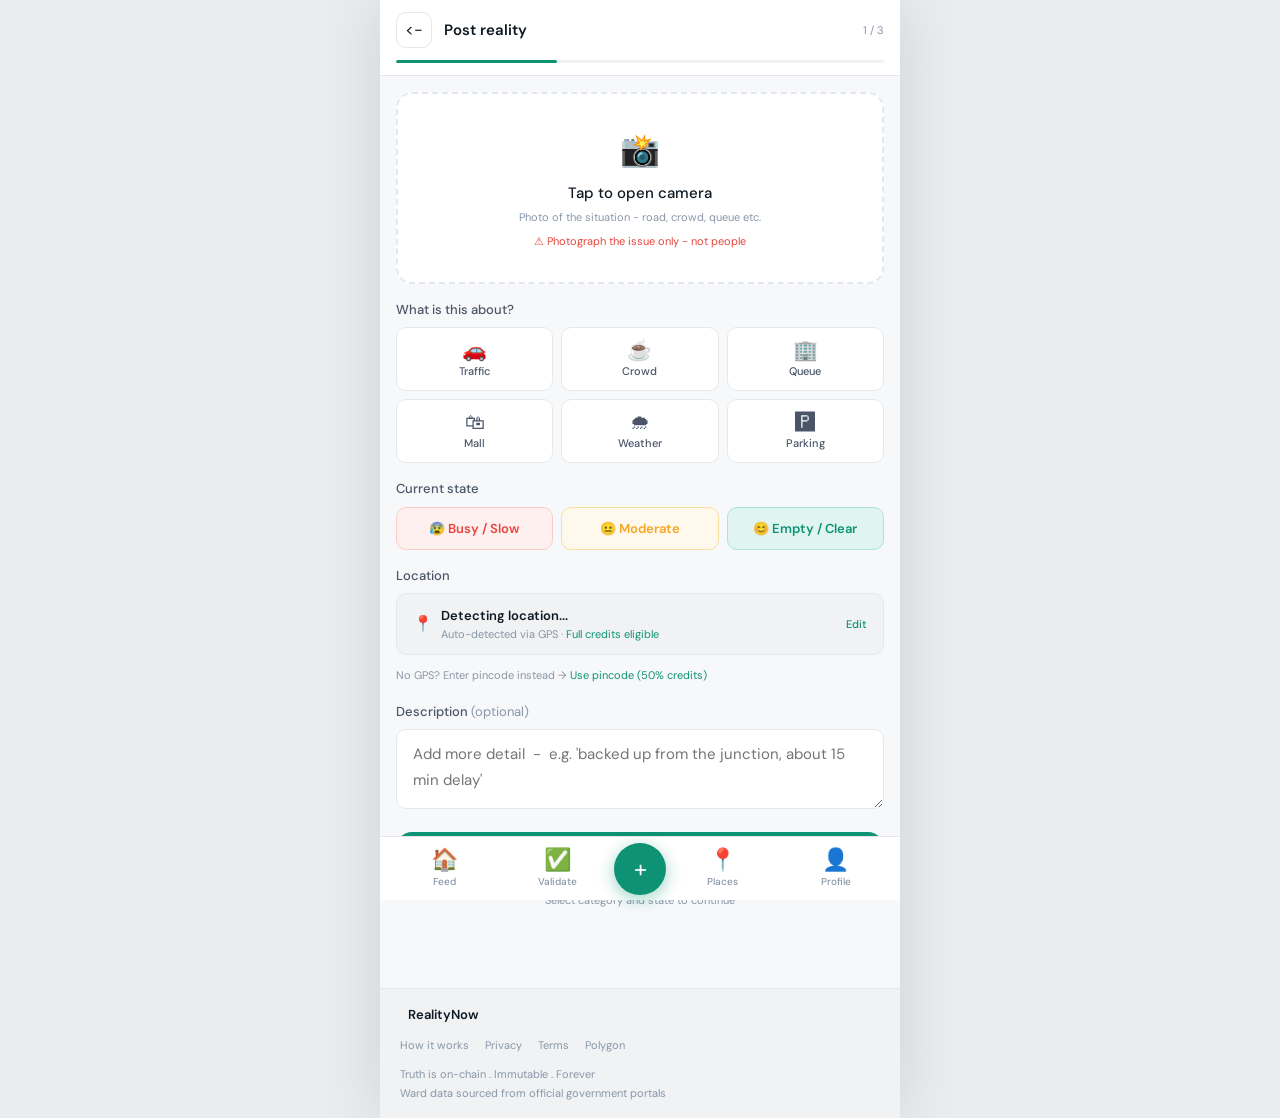
<file: post.html>
<!DOCTYPE html>
<html lang="en">
<head>
  <!-- v202604261325 -->
  <meta http-equiv="Cache-Control" content="no-cache, no-store, must-revalidate" />
  <meta http-equiv="Pragma" content="no-cache" />
  <meta charset="UTF-8" />
  <meta name="viewport" content="width=device-width, initial-scale=1.0" />
  <title>Post Reality  -  RealityNow</title>
  <link rel="stylesheet" href="css/variables.css" />
  <link rel="stylesheet" href="css/components.css" />
  <link rel="stylesheet" href="css/layout.css" />
</head>
<body>

<div class="page-shell">
  <div id="header-slot"></div>

  <main class="page-content">

    <!-- STEP 1: Capture + Category -->
    <div id="step-1" class="step-panel page-content-inner animate-fade-in">

      <!-- Upload area -->
      <div class="section-sm">
        <div class="upload-area" onclick="triggerUpload()" id="upload-area">
          <div class="upload-area-icon">📸</div>
          <div class="upload-area-title">Tap to open camera</div>
          <div class="upload-area-sub">Photo of the situation  -  road, crowd, queue etc.</div>
          <div class="upload-area-warning">⚠ Photograph the issue only  -  not people</div>
        </div>
        <input type="file" id="file-input" accept="image/*" capture="environment"
               style="display:none" onchange="handleUpload(this)" />
      </div>

      <!-- Category -->
      <div class="form-group">
        <div class="form-label">What is this about?</div>
        <div class="category-grid" id="category-grid">
          <button class="category-btn" data-cat="traffic" onclick="selectCategory(this)">
            <span class="cat-icon">🚗</span>Traffic
          </button>
          <button class="category-btn" data-cat="crowd" onclick="selectCategory(this)">
            <span class="cat-icon">☕</span>Crowd
          </button>
          <button class="category-btn" data-cat="queue" onclick="selectCategory(this)">
            <span class="cat-icon">🏢</span>Queue
          </button>
          <button class="category-btn" data-cat="mall" onclick="selectCategory(this)">
            <span class="cat-icon">🛍</span>Mall
          </button>
          <button class="category-btn" data-cat="weather" onclick="selectCategory(this)">
            <span class="cat-icon">🌧</span>Weather
          </button>
          <button class="category-btn" data-cat="parking" onclick="selectCategory(this)">
            <span class="cat-icon">🅿</span>Parking
          </button>
        </div>
      </div>

      <!-- Current state -->
      <div class="form-group">
        <div class="form-label">Current state</div>
        <div class="state-grid">
          <button class="state-btn busy"     onclick="selectState('BUSY',this)">😰 Busy / Slow</button>
          <button class="state-btn moderate" onclick="selectState('MODERATE',this)">😐 Moderate</button>
          <button class="state-btn empty"    onclick="selectState('EMPTY',this)">😊 Empty / Clear</button>
        </div>
      </div>

      <!-- Auto-detected location -->
      <div class="form-group">
        <div class="form-label">Location</div>
        <div class="location-pill">
          <span class="location-pill-icon">📍</span>
          <div class="location-pill-text">
            <div class="location-pill-name" id="detected-location">Detecting location...</div>
            <div class="location-pill-sub">Auto-detected via GPS · <span style="color:var(--color-brand-primary)">Full credits eligible</span></div>
          </div>
          <span class="location-pill-edit" onclick="editLocation()">Edit</span>
        </div>
        <div style="margin-top:var(--space-2)">
          <span style="font-size:var(--text-xs);color:var(--color-text-tertiary)">
            No GPS? Enter pincode instead →
          </span>
          <span style="font-size:var(--text-xs);color:var(--color-brand-primary);cursor:pointer" onclick="showPincode()">
            Use pincode (50% credits)
          </span>
        </div>
        <!-- Pincode fallback (hidden by default) -->
        <div id="pincode-row" style="display:none;margin-top:var(--space-2)">
          <input type="text" class="form-input" placeholder="Enter pincode e.g. 500034"
                 maxlength="6" inputmode="numeric" />
        </div>
      </div>

      <!-- Optional description -->
      <div class="form-group">
        <div class="form-label">Description <span style="color:var(--color-text-tertiary);font-weight:400">(optional)</span></div>
        <textarea class="form-textarea" id="description"
                  placeholder="Add more detail  -  e.g. 'backed up from the junction, about 15 min delay'"></textarea>
      </div>

      <button class="btn btn-primary btn-full btn-lg" onclick="goToStep(2)" id="step1-next">
        Continue → Earn rewards
      </button>
      <p style="font-size:var(--text-xs);color:var(--color-text-tertiary);text-align:center;margin-top:var(--space-2)">
        Select category and state to continue
      </p>

    </div><!-- /step-1 -->

    <!-- STEP 2: Payment -->
    <div id="step-2" class="step-panel page-content-inner" style="display:none">

      <!-- Summary -->
      <div class="card card-body section-sm animate-fade-in">
        <div class="section-label" style="margin-bottom:var(--space-2)">Your post</div>
        <div class="row row-3" style="margin-bottom:var(--space-2)">
          <div id="summary-state-badge"></div>
          <div id="summary-category-badge" class="badge badge-neutral"></div>
          <span class="badge badge-verified">GPS verified</span>
        </div>
        <div style="font-size:var(--text-sm);color:var(--color-text-secondary)" id="summary-location">
          <span id="step2-location">Your location</span>
        </div>
      </div>

      <!-- Payment method -->
      <div class="form-group">
        <div class="form-label">Pay quality deposit (₹5) via</div>
        <div class="payment-grid">
          <div class="payment-option active" id="pay-upi" onclick="selectPayment('upi')">
            <div class="payment-option-icon">📱</div>
            <div class="payment-option-title">UPI / Card</div>
            <div class="payment-option-sub">Google Pay, PhonePe, Razorpay</div>
          </div>
          <div class="payment-option" id="pay-crypto" onclick="selectPayment('crypto')">
            <div class="payment-option-icon">🔐</div>
            <div class="payment-option-title">Crypto wallet</div>
            <div class="payment-option-sub">MetaMask · MATIC · Full validator rights</div>
          </div>
        </div>
      </div>

      <!-- How ₹5 is split -->
      <div class="form-group">
        <div class="form-label">How your ₹5 quality deposit works</div>
        <div class="fee-breakdown">
          <div class="fee-row">
            <span class="fee-label">Credits earned (if validated ≥70%)</span>
            <span class="fee-value earn">up to +3 credits</span>
          </div>
          <div class="fee-row">
            <span class="fee-label">Validator credits pool</span>
            <span class="fee-value">credits</span>
          </div>
          <div class="fee-row">
            <span class="fee-label">Platform</span>
            <span class="fee-value">₹1</span>
          </div>
        </div>
        <p style="font-size:var(--text-xs);color:var(--color-text-tertiary);margin-top:var(--space-2);line-height:var(--leading-relaxed)">
          ₹5 quality deposit  -  accurate posts earn credits. Keeps the truth network spam-free.
        </p>
      </div>

      <!-- Crypto note (hidden by default) -->
      <div id="crypto-note" style="display:none" class="card card-body-sm section-sm">
        <p style="font-size:var(--text-sm);color:var(--color-text-secondary);line-height:var(--leading-relaxed)">
          🔐 <strong>Wallet users get full validator rights</strong>  -  you can vote on other posts
          and +1 credit per correct validation. Rewards sent directly to your wallet.
        </p>
      </div>

      <!-- Emotional impact trigger -->
      <div style="background:linear-gradient(135deg,#EEF2FE,#F8F9FF);
                  border:1px solid #C7D2F8;border-radius:var(--radius-md);
                  padding:var(--space-3) var(--space-4);margin-bottom:var(--space-3);
                  text-align:center">
        <div style="font-size:18px;margin-bottom:var(--space-1)">🌍</div>
        <div style="font-size:var(--text-sm);font-weight:600;color:#2D3A8C;margin-bottom:var(--space-1)">
          Your update helps 120+ people nearby decide
        </div>
        <div style="font-size:var(--text-xs);color:#5B6FAD">
          Right now, people near you are wondering if it's worth going. You have the answer.
        </div>
      </div>
      <button class="btn btn-primary btn-full btn-lg" onclick="submitPost()">
        Post & earn rewards · ₹5 quality deposit
      </button>
      <p style="font-size:var(--text-xs);color:var(--color-text-tertiary);text-align:center;margin-top:var(--space-2);line-height:var(--leading-relaxed)">
        Post stored on Polygon · Cannot be deleted · Community validates truth
      </p>

    </div><!-- /step-2 -->

    <!-- STEP 3: Success -->
    <div id="step-3" class="step-panel page-content-inner" style="display:none">

      <div style="text-align:center;padding:var(--space-8) 0 var(--space-6)">
        <div class="success-icon animate-fade-in">✓</div>
        <h1 style="font-size:var(--text-xl);font-weight:var(--weight-semibold);margin-bottom:var(--space-2)" class="animate-fade-in stagger-1">
          Posted on blockchain
        </h1>
        <p style="font-size:var(--text-base);color:var(--color-text-secondary)" class="animate-fade-in stagger-2">
          Your post is live. Community is now validating.
        </p>
      </div>

      <!-- Transaction details -->
      <div class="card card-body section-sm animate-fade-in stagger-3">
        <div class="section-label" style="margin-bottom:var(--space-3)">Transaction details</div>
        <div class="fee-breakdown">
          <div class="fee-row">
            <span class="fee-label">Location</span>
            <span class="fee-value" id="tx-location">Your area</span>
          </div>
          <div class="fee-row">
            <span class="fee-label">State posted</span>
            <span class="fee-value" id="tx-state">Congested</span>
          </div>
          <div class="fee-row">
            <span class="fee-label">Credits you'll earn</span>
            <span class="fee-value earn">up to +3 credits</span>
          </div>
          <div class="fee-row">
            <span class="fee-label">Tx hash</span>
            <span class="fee-value" style="font-family:var(--font-mono);font-size:var(--text-xs);color:var(--color-slow)">
              0x4a2f…c8b1
            </span>
          </div>
          <div class="fee-row">
            <span class="fee-label">Network</span>
            <span class="fee-value">Polygon</span>
          </div>
        </div>
      </div>

      <!-- Build your score while you wait CTA -->
      <div class="validate-card section-sm animate-fade-in stagger-4">
        <div class="validate-card-title">Build your score while you wait</div>
        <div class="validate-card-sub">
          3 posts near you need validation. Each correct vote earns +1 credit. Takes 30 seconds.
        </div>
        <a href="validate.html" class="btn btn-primary btn-full">
          Validate nearby posts → earn +1 credit
        </a>
      </div>

      <!-- Share + view actions -->
      <div class="stack stack-2 animate-fade-in stagger-5">
        <button class="btn btn-secondary btn-full" onclick="sharePost()">
          📤 Share on WhatsApp
        </button>
        <button class="btn btn-secondary btn-full" onclick="viewOnChain()">
          🔗 View on Polygon
        </button>
        <a href="index.html" class="btn btn-ghost btn-full">
          ← Back to feed
        </a>
      </div>

    </div><!-- /step-3 -->

  </main>

  <div id="bottom-nav-slot"></div>
  <div id="footer-slot"></div>

</div>

<script>
/*    app.js inlined for GitHub Pages reliability    */
/* ============================================
   RealityNow  -  Shared JS Utilities
   ============================================ */

//    Header / Footer injection               
// Call on each page to inject shared components.
function injectHeader(config = {}) {
  const {
    type = 'home',        // 'home' | 'page' | 'step'
    title = '',
    subtitle = '',
    step = 1,
    totalSteps = 3,
    backHref = 'index.html',
    showNotif = false,
  } = config;

  let html = '';

  if (type === 'home') {
    html = `
      <header class="site-header">
        <div class="site-header-brand">
          <div class="site-header-logo">&#9889;</div>
          <div>
            <div class="site-header-name">RealityNow</div>
            <div class="site-header-location" id="location-label" onclick="openLocationSearch()">
                <span id="location-text">Banjara Hills, Hyderabad</span> >
            </div>
          </div>
        </div>
        <div class="site-header-actions">
          ${showNotif ? `<button class="btn btn-icon btn-secondary" style="position:relative" onclick="window.location='validate.html'">&#128276;
             <span class="notif-dot" style="position:absolute;top:6px;right:6px"></span>
          </button>` : ''}
          <a href="help.html" class="btn btn-icon btn-secondary" title="Help">&#63;</a>
          <a href="profile.html" class="btn btn-icon btn-secondary" title="Profile">&#128100;</a>
        </div>
      </header>`;
  }

  if (type === 'page') {
    html = `
      <header class="page-header">
        <a href="${backHref}" class="page-header-back" title="Back"><-</a>
        <div class="page-header-content">
          <div class="page-header-title">${title}</div>
          ${subtitle ? `<div class="page-header-sub">${subtitle}</div>` : ''}
        </div>
      </header>`;
  }

  if (type === 'step') {
    const pct = Math.round((step / totalSteps) * 100);
    html = `
      <header class="step-header">
        <div class="step-header-top">
          <a href="${backHref}" class="page-header-back" title="Back"><-</a>
          <div class="step-header-title">${title}</div>
          <span style="font-size:var(--text-xs);color:var(--color-text-tertiary)">
            ${step} / ${totalSteps}
          </span>
        </div>
        <div class="step-progress">
          <div class="step-progress-fill" style="width:${pct}%"></div>
        </div>
      </header>`;
  }

  const el = document.getElementById('header-slot');
  if (el) el.innerHTML = html;
}

function injectBottomNav(activePage = 'feed') {
  const pages = [
    { id: 'feed',     href: 'index.html',    icon: '&#127968;', label: 'Feed' },
    { id: 'validate', href: 'validate.html', icon: '&#9989;', label: 'Validate' },
    { id: 'post',     href: 'post.html',     icon: '+',  label: '', isFab: true },
    { id: 'location', href: 'location.html', icon: '&#128205;', label: 'Places' },
    { id: 'profile',  href: 'profile.html',  icon: '&#128100;', label: 'Profile' },
  ];

  const items = pages.map(p => {
    if (p.isFab) {
      return `<a href="${p.href}" class="post-fab" title="Post reality">+</a>`;
    }
    const active = p.id === activePage ? 'active' : '';
    return `
      <a href="${p.href}" class="bottom-nav-item ${active}">
        <span class="bottom-nav-icon">${p.icon}</span>
        <span class="bottom-nav-label">${p.label}</span>
      </a>`;
  }).join('');

  const el = document.getElementById('bottom-nav-slot');
  if (el) el.innerHTML = `<nav class="bottom-nav">${items}</nav>`;
}

function injectFooter() {
  const html = `
    <footer class="site-footer">
      <div class="site-footer-inner">
        <div class="site-footer-brand">
          <span style="font-size:16px"> </span> RealityNow
        </div>
        <div class="site-footer-links">
          <a href="#" class="site-footer-link" onclick="showToast('How it works  -  coming soon')">How it works</a>
          <a href="#" class="site-footer-link" onclick="showToast('Privacy policy  -  coming soon')">Privacy</a>
          <a href="#" class="site-footer-link" onclick="showToast('Terms  -  coming soon')">Terms</a>
          <a href="https://polygon.technology" target="_blank" class="site-footer-link">Polygon</a>
        </div>
        <div class="site-footer-copy">
          Truth is on-chain  .  Immutable  .  Forever<br>
          Ward data sourced from official government portals
        </div>
      </div>
    </footer>`;
  const el = document.getElementById('footer-slot');
  if (el) el.innerHTML = html;
}

//    Confidence helpers                      
function confClass(pct) {
  if (pct >= 75) return 'high';
  if (pct >= 50) return 'medium';
  return 'low';
}

function confLabel(pct) {
  if (pct >= 75) return 'High confidence';
  if (pct >= 50) return 'Building confidence';
  return 'Low confidence';
}

//    State helpers                           
function stateBadge(state) {
  const map = {
    BUSY:     { cls: 'badge-busy',     label: 'Busy' },
    MODERATE: { cls: 'badge-moderate', label: 'Moderate' },
    EMPTY:    { cls: 'badge-empty',    label: 'Empty' },
    SLOW:     { cls: 'badge-slow',     label: 'Congested' },
    CLOSED:   { cls: 'badge-closed',   label: 'Closed' },
  };
  const s = map[state] || map.EMPTY;
  return `<span class="badge ${s.cls}">${s.label}</span>`;
}

function stateColor(state) {
  const map = {
    BUSY: 'var(--color-busy)',
    MODERATE: 'var(--color-moderate)',
    EMPTY: 'var(--color-empty)',
    SLOW: 'var(--color-slow)',
    CLOSED: 'var(--color-closed)',
  };
  return map[state] || map.EMPTY;
}

//    Freshness label                         
function freshnessLabel(minutesAgo) {
  if (minutesAgo < 1)  return 'just now';
  if (minutesAgo < 60) return `${minutesAgo}m ago`;
  const h = Math.floor(minutesAgo / 60);
  return `${h}h ago`;
}

function freshnessClass(minutesAgo) {
  if (minutesAgo <= 5)  return 'high';
  if (minutesAgo <= 20) return 'medium';
  return 'low';
}

//    Toast                                   
function showToast(message, duration = 2500) {
  let toast = document.querySelector('.toast');
  if (!toast) {
    toast = document.createElement('div');
    toast.className = 'toast';
    document.body.appendChild(toast);
  }
  toast.textContent = message;
  toast.classList.add('show');
  clearTimeout(toast._timer);
  toast._timer = setTimeout(() => toast.classList.remove('show'), duration);
}

//    Location system                        
// Handles GPS detection, reverse geocoding,
// localStorage caching, and pincode fallback.

const LOCATION_CACHE_KEY = 'rn_location';
const LOCATION_CACHE_TTL  = 10 * 60 * 1000; // 10 minutes in ms

// Main entry point  -  called on page load automatically
// and when user taps the location label.
function initLocation() {
  // 1. Show cached location immediately (instant UX)
  const cached = loadCachedLocation();
  if (cached) {
    updateLocationLabel(cached.label, cached.geohash);
  }

  // 2. Request fresh GPS in background
  if (!navigator.geolocation) {
    // Browser does not support geolocation  -  show pincode prompt
    if (!cached) showPincodePrompt();
    return;
  }

  navigator.geolocation.getCurrentPosition(
    pos => {
      const { latitude, longitude } = pos.coords;
      reverseGeocode(latitude, longitude);
    },
    err => {
      // GPS denied or failed
      if (!cached) {
        // No cache either  -  ask for pincode
        showPincodePrompt();
      }
      // If we have cache, just keep showing it silently
    },
    {
      timeout: 8000,        // 8 second timeout
      maximumAge: 300000,   // Accept 5-min old cached GPS position
      enableHighAccuracy: false  // Faster, battery-friendly
    }
  );
}

// Called when user taps location label to refresh
function promptLocation() {
  showToast('  Detecting your location...');
  initLocation();
}

// Reverse geocode lat/long -> neighbourhood name
// Uses Nominatim (OpenStreetMap)  -  free, no API key needed.
// Falls back gracefully if network fails.
function reverseGeocode(lat, lng) {
  const url = 'https://nominatim.openstreetmap.org/reverse'
    + '?format=json'
    + '&lat=' + lat
    + '&lon=' + lng
    + '&zoom=14'             // neighbourhood level
    + '&addressdetails=1';

  fetch(url, {
    headers: { 'Accept-Language': 'en' }  // Always English names
  })
    .then(r => r.json())
    .then(data => {
      const addr   = data.address || {};
      // Build a short neighbourhood label
      const area   = addr.suburb
                  || addr.neighbourhood
                  || addr.city_district
                  || addr.town
                  || addr.village
                  || '';
      const city   = addr.city || addr.state_district || addr.state || '';
      const label  = area && city ? area + ', ' + city
                   : area || city || 'Your Location';

      // Compute a simple 5-char geohash prefix for zone matching
      const geohash = latLngToGeohash(lat, lng, 5);

      // Save to cache
      saveCachedLocation({ label, geohash, lat, lng });

      // Update header
      updateLocationLabel(label, geohash);
    })
    .catch(() => {
      // Network error  -  keep showing cached or fallback
      const cached = loadCachedLocation();
      if (!cached) updateLocationLabel('Your Location', '');
    });
}

// Update the location label in the header
function updateLocationLabel(label, geohash) {
  const el = document.getElementById('location-text');
  if (el) el.textContent = label;
  // Store current geohash for feed filtering (used by indexer in production)
  window.currentGeohash = geohash;
}

// Show pincode input when GPS is not available
function showPincodePrompt() {
  const pin = prompt('Enter your area pincode (6 digits):');
  if (pin && /^\d{6}$/.test(pin.trim())) {
    lookupPincode(pin.trim());
  } else if (pin) {
    showToast('Please enter a valid 6-digit pincode');
  }
}

// Pincode -> lat/long -> geohash via Nominatim
function lookupPincode(pin) {
  showToast('  Finding your area...');
  const url = 'https://nominatim.openstreetmap.org/search'
    + '?format=json'
    + '&postalcode=' + pin
    + '&country=India'
    + '&addressdetails=1'
    + '&limit=1';

  fetch(url)
    .then(r => r.json())
    .then(results => {
      if (!results.length) {
        showToast('Pincode not found  -  try again');
        return;
      }
      const r = results[0];
      reverseGeocode(parseFloat(r.lat), parseFloat(r.lon));
    })
    .catch(() => showToast('Could not look up pincode  -  check connection'));
}

//    localStorage cache helpers              
function saveCachedLocation(data) {
  try {
    localStorage.setItem(LOCATION_CACHE_KEY, JSON.stringify({
      ...data,
      savedAt: Date.now()
    }));
  } catch(e) { /* storage full or blocked */ }
}

function loadCachedLocation() {
  try {
    const raw = localStorage.getItem(LOCATION_CACHE_KEY);
    if (!raw) return null;
    const data = JSON.parse(raw);
    // Expire after TTL
    if (Date.now() - data.savedAt > LOCATION_CACHE_TTL) {
      localStorage.removeItem(LOCATION_CACHE_KEY);
      return null;
    }
    return data;
  } catch(e) { return null; }
}

//    Geohash encoder (lightweight, no library)   
// Encodes lat/lng to a geohash string of given precision.
function latLngToGeohash(lat, lng, precision) {
  const BASE32 = '0123456789bcdefghjkmnpqrstuvwxyz';
  let idx = 0, bit = 0, evenBit = true, geohash = '';
  let minLat = -90,  maxLat = 90;
  let minLng = -180, maxLng = 180;

  while (geohash.length < precision) {
    if (evenBit) {
      const midLng = (minLng + maxLng) / 2;
      if (lng >= midLng) { idx = idx * 2 + 1; minLng = midLng; }
      else               { idx = idx * 2;     maxLng = midLng; }
    } else {
      const midLat = (minLat + maxLat) / 2;
      if (lat >= midLat) { idx = idx * 2 + 1; minLat = midLat; }
      else               { idx = idx * 2;     maxLat = midLat; }
    }
    evenBit = !evenBit;
    if (++bit === 5) {
      geohash += BASE32[idx];
      bit = 0; idx = 0;
    }
  }
  return geohash;
}

//    Render feed card HTML                   
function renderFeedCard(post, index = 0) {
  const conf = post.confidence;
  const cls  = confClass(conf);
  const mins = post.minutesAgo;
  const freshCls = freshnessClass(mins);

  return `
    <article class="feed-card animate-fade-in stagger-${Math.min(index+1,5)}"
             onclick="window.location='location.html?id=${post.id}'">
      <div class="feed-card-image">
        <div class="feed-card-image-placeholder">
          <span style="font-size:28px">${post.categoryIcon}</span>
          <span>${post.locationName}</span>
        </div>
        <div class="feed-card-state-overlay">
          ${stateBadge(post.state)}
        </div>
      </div>
      <div class="feed-card-body">
        <div class="feed-card-meta">
          <div class="feed-card-location">${post.locationName}</div>
          <div class="feed-card-time"
               style="color:var(--color-conf-${freshCls})">
            ${freshnessLabel(mins)}
          </div>
        </div>
        <div class="feed-card-confidence">
          ${stateBadge(post.state)}
          <div class="conf-bar-wrap">
            <div class="conf-bar-fill ${cls}" style="width:${conf}%"></div>
          </div>
          <div class="feed-card-conf-label">${conf}%</div>
        </div>
        <div class="feed-card-actions">
          <button class="btn btn-confirm btn-sm"
                  style="flex:1"
                  onclick="event.stopPropagation();handleConfirm(${post.id})">
            OK Confirm  .  +1 credit
          </button>
          <button class="btn btn-danger btn-sm"
                  style="flex:1"
                  onclick="event.stopPropagation();handleDispute(${post.id})">
            X Dispute
          </button>
        </div>
        <div class="feed-card-footnote">
          ${post.validatorCount} of 3 confirmed  .  ${post.blockchainHash}
        </div>
      </div>
    </article>`;
}

//    Render gap card HTML                    
function renderGapCard(location) {
  return `
    <div class="gap-card animate-fade-in section-sm">
      <div class="gap-card-icon"> </div>
      <div class="gap-card-content">
        <div class="gap-card-title">No update  -  ${location.name}</div>
        <div class="gap-card-sub">
          Last report was ${location.staleMin} min ago.
          Earn +${location.reward} credits to check and post.
        </div>
        <a href="post.html?location=${encodeURIComponent(location.name)}"
           class="btn btn-sm"
           style="background:var(--color-brand-accent);color:#fff;border:none">
          Post update  .  earn +${location.reward} credits
        </a>
      </div>
    </div>`;
}

//    Validation helpers                      
function handleConfirm(postId) {
  showToast('OK Confirmation submitted  -  +1 credit');
}

function handleDispute(postId) {
  showToast('X Dispute submitted');
}

</script>

<script>
  let selectedCategory = null;
  let selectedState    = null;
  let selectedPayment  = 'upi';
  let currentStep      = 1;

  document.addEventListener('DOMContentLoaded', () => {
    injectHeader({
      type: 'step',
      title: 'Post reality',
      step: 1,
      totalSteps: 3,
      backHref: 'index.html',
    });
    injectBottomNav('post');
    injectFooter();

    // Pre-fill location from URL param or localStorage cache
    (function() {
      var params = new URLSearchParams(window.location.search);
      var urlLoc = params.get('location');
      if (urlLoc) {
        // Location passed via URL - use it
        var pill = document.getElementById('detected-location');
        if (pill) pill.textContent = urlLoc;
        var step2 = document.getElementById('step2-location');
        if (step2) step2.textContent = urlLoc;
        var tx = document.getElementById('tx-location');
        if (tx) tx.textContent = urlLoc.split(',')[0];
      } else {
        // Read from localStorage (set by initLocation)
        try {
          var cached = localStorage.getItem('rn_location');
          if (cached) {
            var data = JSON.parse(cached);
            var label = data.label || 'Your location';
            var area = label.split(',')[0];
            var pill2 = document.getElementById('detected-location');
            if (pill2) pill2.textContent = label;
            var step2b = document.getElementById('step2-location');
            if (step2b) step2b.textContent = label;
            var tx2 = document.getElementById('tx-location');
            if (tx2) tx2.textContent = area;
          }
        } catch(e) {}
      }
    })();
  });

  function selectCategory(btn) {
    document.querySelectorAll('.category-btn').forEach(b => b.classList.remove('active'));
    btn.classList.add('active');
    selectedCategory = btn.dataset.cat;
    checkStep1Ready();
  }

  function selectState(state, btn) {
    document.querySelectorAll('.state-btn').forEach(b => {
      b.style.boxShadow = '';
      b.style.transform = '';
    });
    btn.style.boxShadow = 'var(--shadow-md)';
    btn.style.transform = 'translateY(-2px)';
    selectedState = state;
    checkStep1Ready();
  }

  function checkStep1Ready() {
    const btn = document.getElementById('step1-next');
    const ready = selectedCategory && selectedState;
    btn.style.opacity = ready ? '1' : '0.5';
    btn.querySelector ? null : null;
  }

  function goToStep(n) {
    if (n === 2 && (!selectedCategory || !selectedState)) {
      showToast('Please select category and state first');
      return;
    }
    currentStep = n;

    document.querySelectorAll('.step-panel').forEach(p => p.style.display = 'none');
    document.getElementById(`step-${n}`).style.display = 'block';

    // Update step header
    const titles = { 1:'Post reality', 2:'Earn rewards', 3:'Posted!' };
    injectHeader({
      type: 'step',
      title: titles[n],
      step: n,
      totalSteps: 3,
      backHref: n === 1 ? 'index.html' : `javascript:goToStep(${n-1})`,
    });

    // Populate summary for step 2
    if (n === 2) {
      document.getElementById('summary-state-badge').innerHTML = stateBadge(selectedState);
      document.getElementById('summary-category-badge').textContent =
        selectedCategory.charAt(0).toUpperCase() + selectedCategory.slice(1);
    }

    window.scrollTo(0, 0);
  }

  function selectPayment(type) {
    selectedPayment = type;
    document.getElementById('pay-upi').classList.toggle('active', type === 'upi');
    document.getElementById('pay-crypto').classList.toggle('active', type === 'crypto');
    document.getElementById('crypto-note').style.display = type === 'crypto' ? 'block' : 'none';
  }

  function submitPost() {
    // Simulate submission
    const btn = document.querySelector('#step-2 .btn-primary');
    btn.textContent = 'Submitting to blockchain...';
    btn.style.opacity = '0.7';
    btn.disabled = true;

    setTimeout(() => {
      goToStep(3);
      document.getElementById('tx-location').textContent =
        document.getElementById('detected-location')?.textContent || 'Jubilee Hills';
      document.getElementById('tx-state').textContent = selectedState || 'SLOW';
    }, 1500);
  }

  function triggerUpload() {
    document.getElementById('file-input').click();
  }

  function handleUpload(input) {
    if (!input.files?.[0]) return;
    const area = document.getElementById('upload-area');
    area.style.background = 'var(--color-brand-light)';
    area.style.borderColor = 'var(--color-brand-primary)';
    area.innerHTML = `
      <div class="upload-area-icon"> </div>
      <div class="upload-area-title">Photo added</div>
      <div class="upload-area-sub">${input.files[0].name}</div>
      <div class="upload-area-warning">Uploading to IPFS...</div>`;
    showToast('  Photo added  -  uploading to IPFS');
  }

  function showPincode() {
    document.getElementById('pincode-row').style.display = 'block';
  }

  function editLocation() {
    showToast('  Location editing coming soon');
  }

  function sharePost() {
    const text = encodeURIComponent('  Just posted a traffic update on RealityNow  -  check what\'s happening near you: https://realitynow.app');
    window.open(`https://wa.me/?text=${text}`, '_blank');
  }

  function viewOnChain() {
    window.open('https://polygonscan.com/tx/0x4a2f', '_blank');
  }
</script>



<div id="loc-search-overlay" onclick="closeLocationSearch()"
     style="display:none;position:fixed;inset:0;background:rgba(0,0,0,0.5);z-index:2000"></div>
<div id="loc-search-panel" style="display:none;position:fixed;top:0;left:50%;
     transform:translateX(-50%);width:min(100%,520px);
     background:var(--color-surface);border-radius:0 0 16px 16px;
     padding:16px;z-index:2001;box-shadow:0 4px 24px rgba(0,0,0,0.15)">
  <div style="display:flex;align-items:center;gap:10px;margin-bottom:12px">
    <button onclick="closeLocationSearch()"
            style="background:none;border:none;font-size:20px;cursor:pointer;padding:0">
      &#8592;
    </button>
    <div style="font-size:var(--text-sm);font-weight:600">Search location</div>
  </div>
  <input id="loc-search-input" type="text"
         placeholder="e.g. Madhapur, Jubilee Hills, Kondapur..."
         style="width:100%;padding:10px 14px;border:1px solid var(--color-border);
                border-radius:var(--radius-md);font-size:var(--text-sm);
                font-family:inherit;outline:none;box-sizing:border-box"
         oninput="onLocSearchInput(this.value)"
         onkeydown="if(event.key==='Enter')doLocSearch(this.value)">
  <div id="loc-search-results" style="margin-top:8px"></div>
  <div style="margin-top:12px;padding-top:10px;border-top:1px solid var(--color-border)">
    <button onclick="useCurrentGPS()"
            style="width:100%;padding:10px;background:none;
                   border:1px solid var(--color-brand-primary);
                   border-radius:var(--radius-md);color:var(--color-brand-primary);
                   font-size:var(--text-sm);font-weight:500;cursor:pointer">
      &#128205; Use my current location
    </button>
  </div>
</div>
<script>
var locTimer = null;
var locResults = [];

function openLocationSearch() {
  document.getElementById("loc-search-overlay").style.display = "block";
  document.getElementById("loc-search-panel").style.display = "block";
  setTimeout(function() { document.getElementById("loc-search-input").focus(); }, 100);
}
function closeLocationSearch() {
  document.getElementById("loc-search-overlay").style.display = "none";
  document.getElementById("loc-search-panel").style.display = "none";
  document.getElementById("loc-search-input").value = "";
  document.getElementById("loc-search-results").innerHTML = "";
  locResults = [];
}
function useCurrentGPS() {
  closeLocationSearch();
  showToast("Detecting your location...");
  try { localStorage.removeItem("rn_location"); } catch(e) {}
  initLocation();
}
function onLocSearchInput(val) {
  clearTimeout(locTimer);
  if (val.length < 3) {
    document.getElementById("loc-search-results").innerHTML = "";
    return;
  }
  locTimer = setTimeout(function() { doLocSearch(val); }, 400);
}
function doLocSearch(query) {
  if (!query || query.length < 3) return;
  var url = "https://nominatim.openstreetmap.org/search"
    + "?format=json&q=" + encodeURIComponent(query + ", Hyderabad, India")
    + "&limit=5&addressdetails=1&accept-language=en";
  fetch(url)
    .then(function(r) { return r.json(); })
    .then(function(data) {
      locResults = data;
      var el = document.getElementById("loc-search-results");
      if (!data.length) {
        el.innerHTML = "<div style='padding:8px 0;font-size:12px;color:#888'>No results. Try a different name.</div>";
        return;
      }
      var items = [];
      for (var i = 0; i < data.length; i++) {
        var addr = data[i].address || {};
        var area = addr.suburb || addr.neighbourhood || addr.city_district || addr.town || data[i].display_name.split(",")[0];
        var city = addr.city || "Hyderabad";
        var label = area + ", " + city;
        var div = document.createElement("div");
        div.textContent = label;
        div.dataset.idx = i;
        div.style.cssText = "padding:10px 12px;border-bottom:1px solid #eee;cursor:pointer;font-size:13px";
        div.onclick = function() { pickResult(parseInt(this.dataset.idx)); };
        items.push(div.outerHTML);
      }
      el.innerHTML = items.join("");
      // Re-attach click handlers since outerHTML loses them
      var divs = el.querySelectorAll("div");
      for (var j = 0; j < divs.length; j++) {
        (function(idx) {
          divs[idx].onclick = function() { pickResult(idx); };
        })(j);
      }
    })
    .catch(function() {
      document.getElementById("loc-search-results").innerHTML =
        "<div style='padding:8px 0;font-size:12px;color:#888'>Search failed. Check connection.</div>";
    });
}
function pickResult(idx) {
  var r = locResults[idx];
  if (!r) return;
  var addr = r.address || {};
  var area = addr.suburb || addr.neighbourhood || addr.city_district || addr.town || r.display_name.split(",")[0];
  var city = addr.city || "Hyderabad";
  var label = area + ", " + city;
  var lat = parseFloat(r.lat);
  var lng = parseFloat(r.lon);
  var gh = latLngToGeohash(lat, lng, 5);
  try {
    localStorage.setItem("rn_location", JSON.stringify({
      label: label, lat: lat, lng: lng, geohash: gh, savedAt: Date.now()
    }));
  } catch(e) {}
  updateLocationLabel(label, gh);
  showToast("Showing " + area);
  closeLocationSearch();
}
</script>

</body>
</html>
</file>
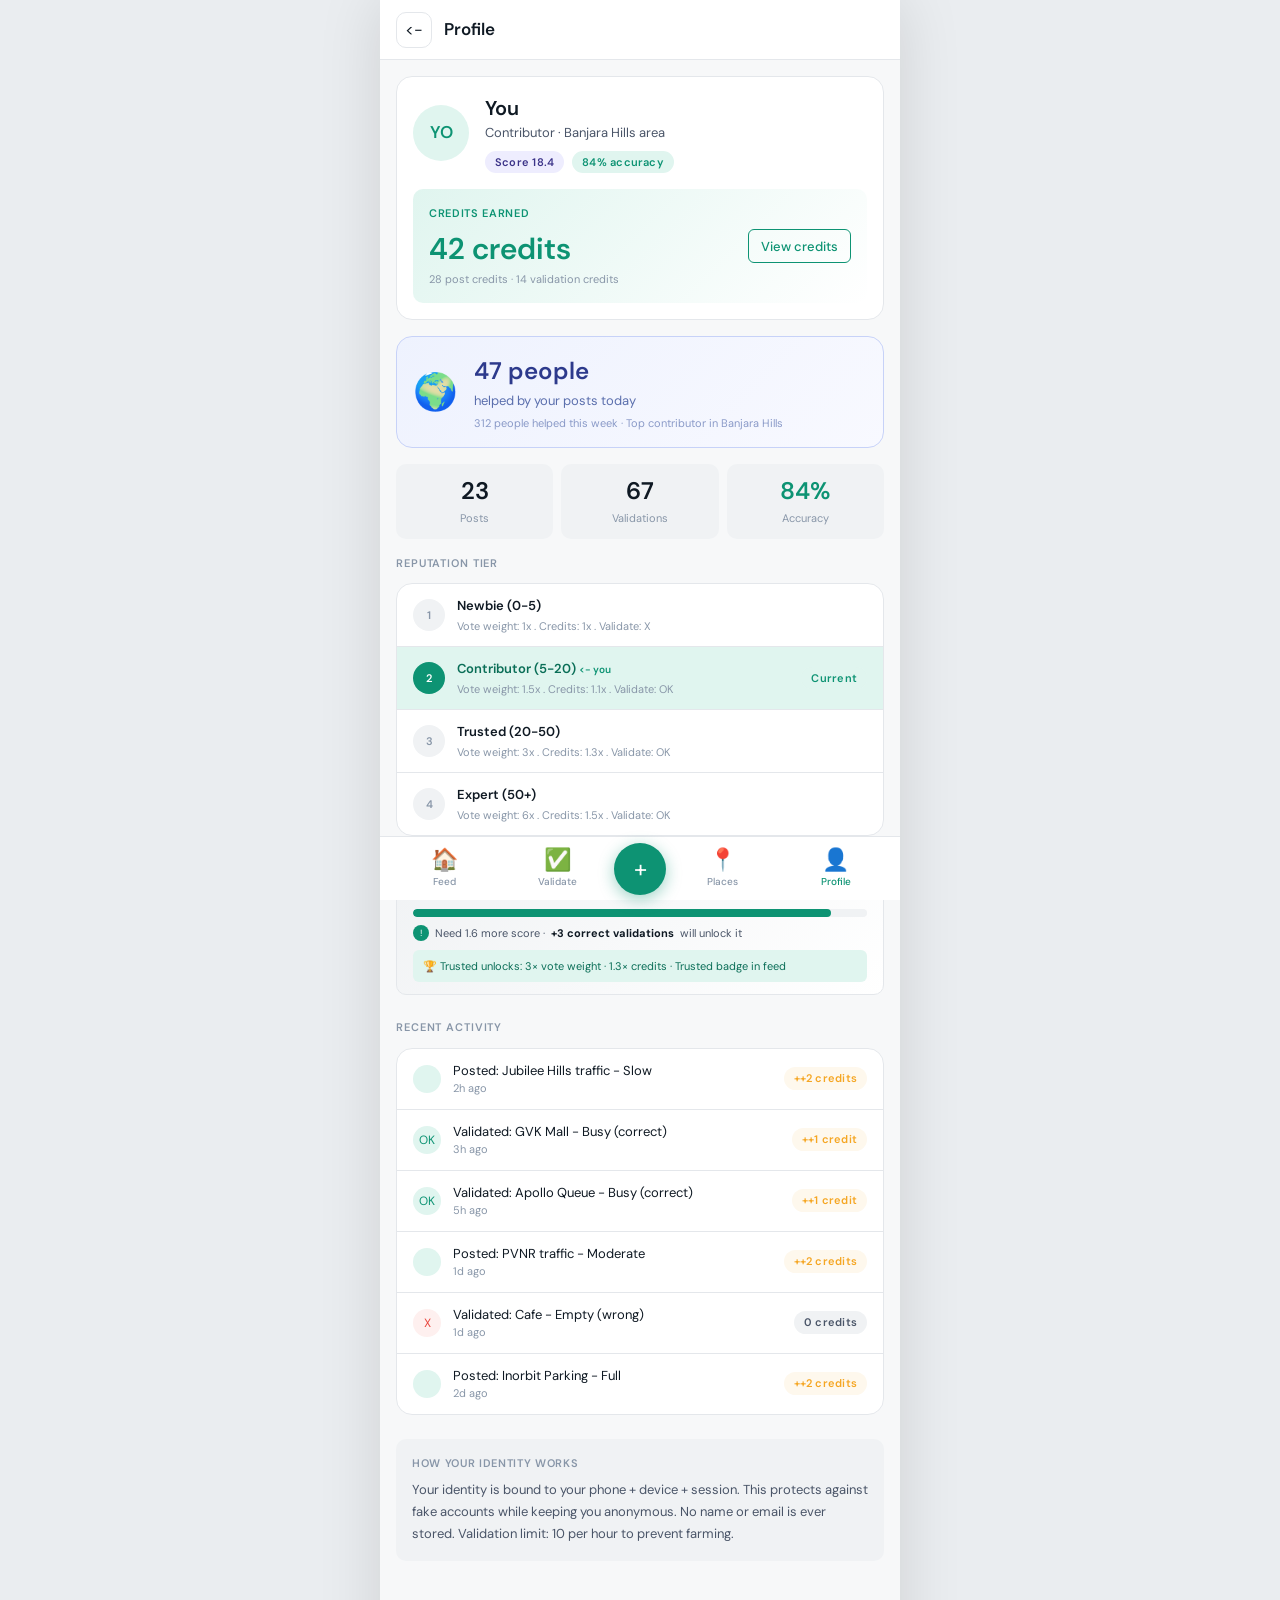
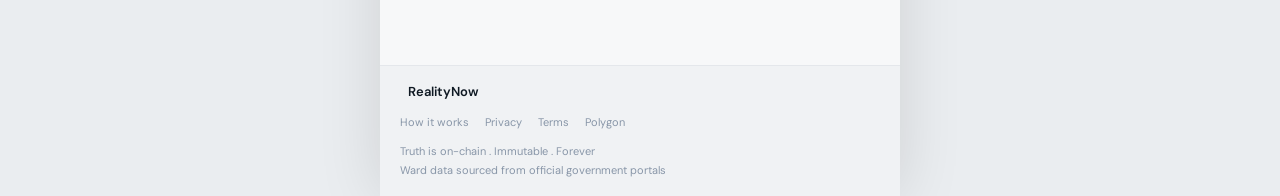
<file: profile.html>
<!DOCTYPE html>
<html lang="en">
<head>
  <!-- v202604261325 -->
  <meta http-equiv="Cache-Control" content="no-cache, no-store, must-revalidate" />
  <meta http-equiv="Pragma" content="no-cache" />
  <meta charset="UTF-8" />
  <meta name="viewport" content="width=device-width, initial-scale=1.0" />
  <title>Profile  -  RealityNow</title>
  <link rel="stylesheet" href="css/variables.css" />
  <link rel="stylesheet" href="css/components.css" />
  <link rel="stylesheet" href="css/layout.css" />
</head>
<body>

<div class="page-shell">
  <div id="header-slot"></div>

  <main class="page-content">
    <div class="page-content-inner">

      <!-- Profile header -->
      <div class="card card-body section-sm animate-fade-in">
        <div style="display:flex;align-items:center;gap:var(--space-4);margin-bottom:var(--space-4)">
          <div class="avatar" style="width:56px;height:56px;font-size:var(--text-md)">YO</div>
          <div style="flex:1">
            <div style="font-size:var(--text-lg);font-weight:var(--weight-semibold);
                        color:var(--color-text-primary)">You</div>
            <div style="font-size:var(--text-sm);color:var(--color-text-secondary)">
              Contributor · Banjara Hills area
            </div>
            <div style="margin-top:var(--space-2);display:flex;gap:var(--space-2);flex-wrap:wrap">
              <span class="badge" style="background:#EEEDFE;color:#3C3489">Score 18.4</span>
              <span class="badge badge-verified">84% accuracy</span>
            </div>
          </div>
        </div>

        <!-- Earnings summary -->
        <div style="background:linear-gradient(135deg,var(--color-brand-light),#fff);
                    border-radius:var(--radius-md);padding:var(--space-4);
                    display:flex;justify-content:space-between;align-items:center">
          <div>
            <div style="font-size:var(--text-xs);color:var(--color-brand-primary);
                        font-weight:var(--weight-semibold);text-transform:uppercase;
                        letter-spacing:0.06em;margin-bottom:var(--space-1)">Credits earned</div>
            <div style="font-size:var(--text-2xl);font-weight:var(--weight-semibold);
                        color:var(--color-brand-primary)">42 credits</div>
            <div style="font-size:var(--text-xs);color:var(--color-text-tertiary)">
              28 post credits · 14 validation credits
            </div>
          </div>
          <button class="btn btn-ghost btn-sm" onclick="showCreditsInfo()">
            View credits
          </button>
        </div>

      </div>

  
    <!-- Credits spending menu -->
    <div id="credits-menu" style="display:none;background:var(--color-surface);
         border:1px solid var(--color-border);border-radius:var(--radius-lg);
         padding:var(--space-3);margin-top:var(--space-2);margin-bottom:var(--space-4)">
      <div style="font-size:var(--text-xs);font-weight:600;color:var(--color-text-tertiary);
                  text-transform:uppercase;letter-spacing:0.05em;margin-bottom:var(--space-2)">
        Spend your credits
      </div>
      <div onclick="spendCredits('Boost post to top of feed','5')"
           style="display:flex;justify-content:space-between;align-items:center;
                  padding:var(--space-2) 0;border-bottom:1px solid var(--color-border);
                  cursor:pointer;font-size:var(--text-sm)">
        <span>&#128640; Boost post to top of feed</span>
        <span style="font-weight:600;color:#E8453C">5 credits</span>
      </div>
      <div onclick="spendCredits('Highlight your post','3')"
           style="display:flex;justify-content:space-between;align-items:center;
                  padding:var(--space-2) 0;border-bottom:1px solid var(--color-border);
                  cursor:pointer;font-size:var(--text-sm)">
        <span>&#10024; Highlight post visually</span>
        <span style="font-weight:600;color:#E8453C">3 credits</span>
      </div>
      <div onclick="showActionSheet()"
           style="display:flex;justify-content:space-between;align-items:center;
                  padding:var(--space-2) 0;border-bottom:1px solid var(--color-border);
                  cursor:pointer;font-size:var(--text-sm)">
        <span>&#128296; Post a help request nearby</span>
        <span style="font-weight:600;color:#E8453C">3 credits</span>
      </div>
      <div onclick="showActionSheet()"
           style="display:flex;justify-content:space-between;align-items:center;
                  padding:var(--space-2) 0;border-bottom:1px solid var(--color-border);
                  cursor:pointer;font-size:var(--text-sm)">
        <span>&#127873; Offer something nearby</span>
        <span style="font-weight:600;color:#E8453C">10 credits</span>
      </div>
      <div onclick="spendCredits('Location alert (1 saved place)','1')"
           style="display:flex;justify-content:space-between;align-items:center;
                  padding:var(--space-2) 0;border-bottom:1px solid var(--color-border);
                  cursor:pointer;font-size:var(--text-sm)">
        <span>&#128276; Location alert (1 saved place)</span>
        <span style="font-weight:600;color:#E8453C">1/month</span>
      </div>
      <div onclick="spendCredits('Business promotion 2km 24hrs','50')"
           style="display:flex;justify-content:space-between;align-items:center;
                  padding:var(--space-2) 0;cursor:pointer;font-size:var(--text-sm)">
        <span>&#128202; Business promotion (2km, 24h)</span>
        <span style="font-weight:600;color:#E8453C">50 credits</span>
      </div>
    </div>

    <!-- Impact card -->
      <div class="animate-fade-in stagger-1" style="
        background:linear-gradient(135deg,#EEF2FE,#F8F9FF);
        border:1px solid #C7D2F8;border-radius:var(--radius-lg);
        padding:var(--space-4);margin-bottom:var(--space-4);
        display:flex;align-items:center;gap:var(--space-4)">
        <div style="font-size:36px;line-height:1">🌍</div>
        <div>
          <div style="font-size:var(--text-xl);font-weight:600;color:#2D3A8C">47 people</div>
          <div style="font-size:var(--text-sm);color:#5B6FAD;margin-top:2px">helped by your posts today</div>
          <div style="font-size:var(--text-xs);color:#8A9AC8;margin-top:var(--space-1)">
            312 people helped this week · Top contributor in Banjara Hills
          </div>
        </div>
      </div>

      <!-- Stats row -->
      <div class="stats-row section-sm animate-fade-in stagger-1">
        <div class="stat-card">
          <div class="stat-value">23</div>
          <div class="stat-label">Posts</div>
        </div>
        <div class="stat-card">
          <div class="stat-value">67</div>
          <div class="stat-label">Validations</div>
        </div>
        <div class="stat-card">
          <div class="stat-value" style="color:var(--color-brand-primary)">84%</div>
          <div class="stat-label">Accuracy</div>
        </div>
      </div>

      <!-- Reputation tiers -->
      <div class="section animate-fade-in stagger-2">
        <div class="section-label">Reputation tier</div>
        <div class="card">
          <div id="tier-list"></div>
        </div>
        <!-- Progress to next tier  -  gamified path -->
        <div id="tier-progress-card" style="margin-top:var(--space-3);padding:var(--space-3) var(--space-4);
                    background:linear-gradient(135deg,var(--color-surface-subtle),var(--color-surface));
                    border:1px solid var(--color-border);border-radius:var(--radius-md)">
          <div style="display:flex;justify-content:space-between;align-items:center;margin-bottom:4px">
            <span style="font-size:var(--text-xs);font-weight:var(--weight-semibold);
                         letter-spacing:0.06em;text-transform:uppercase;
                         color:var(--color-text-tertiary)">Next tier</span>
            <span style="font-size:11px;color:var(--color-text-tertiary)">18.4 / 20.0</span>
          </div>
          <div style="display:flex;justify-content:space-between;align-items:center;margin-bottom:8px">
            <span style="font-size:var(--text-sm);font-weight:600;color:var(--color-text-primary)">
              🔵 Trusted
            </span>
            <span style="font-size:var(--text-xs);color:var(--color-brand-primary);font-weight:500">
              92% there
            </span>
          </div>
          <div class="progress-bar-wrap" style="height:8px;margin-bottom:8px">
            <div class="progress-bar-fill" id="tier-progress-fill" style="width:92%;transition:width 1s ease"></div>
          </div>
          <div style="display:flex;align-items:center;gap:6px;
                      font-size:var(--text-xs);color:var(--color-text-secondary)">
            <span style="width:16px;height:16px;border-radius:50%;
                         background:var(--color-brand-primary);
                         display:inline-flex;align-items:center;justify-content:center;
                         font-size:9px;color:#fff;flex-shrink:0">!</span>
            Need 1.6 more score · <strong style="color:var(--color-text-primary)">+3 correct validations</strong> will unlock it
          </div>
          <div style="margin-top:8px;padding:8px 10px;
                      background:var(--color-brand-light);border-radius:var(--radius-sm);
                      font-size:var(--text-xs);color:var(--color-brand-dark)">
            🏆 Trusted unlocks: 3× vote weight · 1.3× credits · Trusted badge in feed
          </div>
        </div>
      </div>

      <!-- Recent activity -->
      <div class="section animate-fade-in stagger-3">
        <div class="section-label">Recent activity</div>
        <div class="card">
          <div id="activity-list"></div>
        </div>
      </div>

      <!-- Anti-gaming notice -->
      <div class="section animate-fade-in stagger-4">
        <div style="padding:var(--space-4);background:var(--color-surface-subtle);
                    border-radius:var(--radius-md)">
          <div style="font-size:var(--text-xs);color:var(--color-text-tertiary);
                      font-weight:var(--weight-semibold);text-transform:uppercase;
                      letter-spacing:0.06em;margin-bottom:var(--space-2)">How your identity works</div>
          <p style="font-size:var(--text-sm);color:var(--color-text-secondary);
                    line-height:var(--leading-relaxed)">
            Your identity is bound to your phone + device + session. This protects against
            fake accounts while keeping you anonymous. No name or email is ever stored.
            Validation limit: 10 per hour to prevent farming.
          </p>
        </div>
      </div>

    </div>
  </main>

  <div id="bottom-nav-slot"></div>
  <div id="footer-slot"></div>
</div>

<script>
/*    app.js inlined for GitHub Pages reliability    */
/* ============================================
   RealityNow  -  Shared JS Utilities
   ============================================ */

//    Header / Footer injection               
// Call on each page to inject shared components.
function injectHeader(config = {}) {
  const {
    type = 'home',        // 'home' | 'page' | 'step'
    title = '',
    subtitle = '',
    step = 1,
    totalSteps = 3,
    backHref = 'index.html',
    showNotif = false,
  } = config;

  let html = '';

  if (type === 'home') {
    html = `
      <header class="site-header">
        <div class="site-header-brand">
          <div class="site-header-logo">&#9889;</div>
          <div>
            <div class="site-header-name">RealityNow</div>
            <div class="site-header-location" id="location-label" onclick="openLocationSearch()">
                <span id="location-text">Banjara Hills, Hyderabad</span> >
            </div>
          </div>
        </div>
        <div class="site-header-actions">
          ${showNotif ? `<button class="btn btn-icon btn-secondary" style="position:relative" onclick="window.location='validate.html'">&#128276;
             <span class="notif-dot" style="position:absolute;top:6px;right:6px"></span>
          </button>` : ''}
          <a href="help.html" class="btn btn-icon btn-secondary" title="Help">&#63;</a>
          <a href="profile.html" class="btn btn-icon btn-secondary" title="Profile">&#128100;</a>
        </div>
      </header>`;
  }

  if (type === 'page') {
    html = `
      <header class="page-header">
        <a href="${backHref}" class="page-header-back" title="Back"><-</a>
        <div class="page-header-content">
          <div class="page-header-title">${title}</div>
          ${subtitle ? `<div class="page-header-sub">${subtitle}</div>` : ''}
        </div>
      </header>`;
  }

  if (type === 'step') {
    const pct = Math.round((step / totalSteps) * 100);
    html = `
      <header class="step-header">
        <div class="step-header-top">
          <a href="${backHref}" class="page-header-back" title="Back"><-</a>
          <div class="step-header-title">${title}</div>
          <span style="font-size:var(--text-xs);color:var(--color-text-tertiary)">
            ${step} / ${totalSteps}
          </span>
        </div>
        <div class="step-progress">
          <div class="step-progress-fill" style="width:${pct}%"></div>
        </div>
      </header>`;
  }

  const el = document.getElementById('header-slot');
  if (el) el.innerHTML = html;
}

function injectBottomNav(activePage = 'feed') {
  const pages = [
    { id: 'feed',     href: 'index.html',    icon: '&#127968;', label: 'Feed' },
    { id: 'validate', href: 'validate.html', icon: '&#9989;', label: 'Validate' },
    { id: 'post',     href: 'post.html',     icon: '+',  label: '', isFab: true },
    { id: 'location', href: 'location.html', icon: '&#128205;', label: 'Places' },
    { id: 'profile',  href: 'profile.html',  icon: '&#128100;', label: 'Profile' },
  ];

  const items = pages.map(p => {
    if (p.isFab) {
      return `<button class="post-fab" title="Post reality" onclick="showActionSheet()">+</button>`;
    }
    const active = p.id === activePage ? 'active' : '';
    return `
      <a href="${p.href}" class="bottom-nav-item ${active}">
        <span class="bottom-nav-icon">${p.icon}</span>
        <span class="bottom-nav-label">${p.label}</span>
      </a>`;
  }).join('');

  const el = document.getElementById('bottom-nav-slot');
  if (el) el.innerHTML = `<nav class="bottom-nav">${items}</nav>`;
}

function injectFooter() {
  const html = `
    <footer class="site-footer">
      <div class="site-footer-inner">
        <div class="site-footer-brand">
          <span style="font-size:16px"> </span> RealityNow
        </div>
        <div class="site-footer-links">
          <a href="#" class="site-footer-link" onclick="showToast('How it works  -  coming soon')">How it works</a>
          <a href="#" class="site-footer-link" onclick="showToast('Privacy policy  -  coming soon')">Privacy</a>
          <a href="#" class="site-footer-link" onclick="showToast('Terms  -  coming soon')">Terms</a>
          <a href="https://polygon.technology" target="_blank" class="site-footer-link">Polygon</a>
        </div>
        <div class="site-footer-copy">
          Truth is on-chain  .  Immutable  .  Forever<br>
          Ward data sourced from official government portals
        </div>
      </div>
    </footer>`;
  const el = document.getElementById('footer-slot');
  if (el) el.innerHTML = html;
}

//    Confidence helpers                      
function confClass(pct) {
  if (pct >= 75) return 'high';
  if (pct >= 50) return 'medium';
  return 'low';
}

function confLabel(pct) {
  if (pct >= 75) return 'High confidence';
  if (pct >= 50) return 'Building confidence';
  return 'Low confidence';
}

//    State helpers                           
function stateBadge(state) {
  const map = {
    BUSY:     { cls: 'badge-busy',     label: 'Busy' },
    MODERATE: { cls: 'badge-moderate', label: 'Moderate' },
    EMPTY:    { cls: 'badge-empty',    label: 'Empty' },
    SLOW:     { cls: 'badge-slow',     label: 'Congested' },
    CLOSED:   { cls: 'badge-closed',   label: 'Closed' },
  };
  const s = map[state] || map.EMPTY;
  return `<span class="badge ${s.cls}">${s.label}</span>`;
}

function stateColor(state) {
  const map = {
    BUSY: 'var(--color-busy)',
    MODERATE: 'var(--color-moderate)',
    EMPTY: 'var(--color-empty)',
    SLOW: 'var(--color-slow)',
    CLOSED: 'var(--color-closed)',
  };
  return map[state] || map.EMPTY;
}

//    Freshness label                         
function freshnessLabel(minutesAgo) {
  if (minutesAgo < 1)  return 'just now';
  if (minutesAgo < 60) return `${minutesAgo}m ago`;
  const h = Math.floor(minutesAgo / 60);
  return `${h}h ago`;
}

function freshnessClass(minutesAgo) {
  if (minutesAgo <= 5)  return 'high';
  if (minutesAgo <= 20) return 'medium';
  return 'low';
}

//    Toast                                   
function showToast(message, duration = 2500) {
  let toast = document.querySelector('.toast');
  if (!toast) {
    toast = document.createElement('div');
    toast.className = 'toast';
    document.body.appendChild(toast);
  }
  toast.textContent = message;
  toast.classList.add('show');
  clearTimeout(toast._timer);
  toast._timer = setTimeout(() => toast.classList.remove('show'), duration);
}

//    Location system                        
// Handles GPS detection, reverse geocoding,
// localStorage caching, and pincode fallback.

const LOCATION_CACHE_KEY = 'rn_location';
const LOCATION_CACHE_TTL  = 10 * 60 * 1000; // 10 minutes in ms

// Main entry point  -  called on page load automatically
// and when user taps the location label.
function initLocation() {
  // 1. Show cached location immediately (instant UX)
  const cached = loadCachedLocation();
  if (cached) {
    updateLocationLabel(cached.label, cached.geohash);
  }

  // 2. Request fresh GPS in background
  if (!navigator.geolocation) {
    // Browser does not support geolocation  -  show pincode prompt
    if (!cached) showPincodePrompt();
    return;
  }

  navigator.geolocation.getCurrentPosition(
    pos => {
      const { latitude, longitude } = pos.coords;
      reverseGeocode(latitude, longitude);
    },
    err => {
      // GPS denied or failed
      if (!cached) {
        // No cache either  -  ask for pincode
        showPincodePrompt();
      }
      // If we have cache, just keep showing it silently
    },
    {
      timeout: 8000,        // 8 second timeout
      maximumAge: 300000,   // Accept 5-min old cached GPS position
      enableHighAccuracy: false  // Faster, battery-friendly
    }
  );
}

// Called when user taps location label to refresh
function promptLocation() {
  showToast('  Detecting your location...');
  initLocation();
}

// Reverse geocode lat/long -> neighbourhood name
// Uses Nominatim (OpenStreetMap)  -  free, no API key needed.
// Falls back gracefully if network fails.
function reverseGeocode(lat, lng) {
  const url = 'https://nominatim.openstreetmap.org/reverse'
    + '?format=json'
    + '&lat=' + lat
    + '&lon=' + lng
    + '&zoom=14'             // neighbourhood level
    + '&addressdetails=1';

  fetch(url, {
    headers: { 'Accept-Language': 'en' }  // Always English names
  })
    .then(r => r.json())
    .then(data => {
      const addr   = data.address || {};
      // Build a short neighbourhood label
      const area   = addr.suburb
                  || addr.neighbourhood
                  || addr.city_district
                  || addr.town
                  || addr.village
                  || '';
      const city   = addr.city || addr.state_district || addr.state || '';
      const label  = area && city ? area + ', ' + city
                   : area || city || 'Your Location';

      // Compute a simple 5-char geohash prefix for zone matching
      const geohash = latLngToGeohash(lat, lng, 5);

      // Save to cache
      saveCachedLocation({ label, geohash, lat, lng });

      // Update header
      updateLocationLabel(label, geohash);
    })
    .catch(() => {
      // Network error  -  keep showing cached or fallback
      const cached = loadCachedLocation();
      if (!cached) updateLocationLabel('Your Location', '');
    });
}

// Update the location label in the header
function updateLocationLabel(label, geohash) {
  const el = document.getElementById('location-text');
  if (el) el.textContent = label;
  // Store current geohash for feed filtering (used by indexer in production)
  window.currentGeohash = geohash;
}

// Show pincode input when GPS is not available
function showPincodePrompt() {
  const pin = prompt('Enter your area pincode (6 digits):');
  if (pin && /^\d{6}$/.test(pin.trim())) {
    lookupPincode(pin.trim());
  } else if (pin) {
    showToast('Please enter a valid 6-digit pincode');
  }
}

// Pincode -> lat/long -> geohash via Nominatim
function lookupPincode(pin) {
  showToast('  Finding your area...');
  const url = 'https://nominatim.openstreetmap.org/search'
    + '?format=json'
    + '&postalcode=' + pin
    + '&country=India'
    + '&addressdetails=1'
    + '&limit=1';

  fetch(url)
    .then(r => r.json())
    .then(results => {
      if (!results.length) {
        showToast('Pincode not found  -  try again');
        return;
      }
      const r = results[0];
      reverseGeocode(parseFloat(r.lat), parseFloat(r.lon));
    })
    .catch(() => showToast('Could not look up pincode  -  check connection'));
}

//    localStorage cache helpers              
function saveCachedLocation(data) {
  try {
    localStorage.setItem(LOCATION_CACHE_KEY, JSON.stringify({
      ...data,
      savedAt: Date.now()
    }));
  } catch(e) { /* storage full or blocked */ }
}

function loadCachedLocation() {
  try {
    const raw = localStorage.getItem(LOCATION_CACHE_KEY);
    if (!raw) return null;
    const data = JSON.parse(raw);
    // Expire after TTL
    if (Date.now() - data.savedAt > LOCATION_CACHE_TTL) {
      localStorage.removeItem(LOCATION_CACHE_KEY);
      return null;
    }
    return data;
  } catch(e) { return null; }
}

//    Geohash encoder (lightweight, no library)   
// Encodes lat/lng to a geohash string of given precision.
function latLngToGeohash(lat, lng, precision) {
  const BASE32 = '0123456789bcdefghjkmnpqrstuvwxyz';
  let idx = 0, bit = 0, evenBit = true, geohash = '';
  let minLat = -90,  maxLat = 90;
  let minLng = -180, maxLng = 180;

  while (geohash.length < precision) {
    if (evenBit) {
      const midLng = (minLng + maxLng) / 2;
      if (lng >= midLng) { idx = idx * 2 + 1; minLng = midLng; }
      else               { idx = idx * 2;     maxLng = midLng; }
    } else {
      const midLat = (minLat + maxLat) / 2;
      if (lat >= midLat) { idx = idx * 2 + 1; minLat = midLat; }
      else               { idx = idx * 2;     maxLat = midLat; }
    }
    evenBit = !evenBit;
    if (++bit === 5) {
      geohash += BASE32[idx];
      bit = 0; idx = 0;
    }
  }
  return geohash;
}

//    Render feed card HTML                   
function renderFeedCard(post, index = 0) {
  const conf = post.confidence;
  const cls  = confClass(conf);
  const mins = post.minutesAgo;
  const freshCls = freshnessClass(mins);

  return `
    <article class="feed-card animate-fade-in stagger-${Math.min(index+1,5)}"
             onclick="window.location='location.html?id=${post.id}'">
      <div class="feed-card-image">
        <div class="feed-card-image-placeholder">
          <span style="font-size:28px">${post.categoryIcon}</span>
          <span>${post.locationName}</span>
        </div>
        <div class="feed-card-state-overlay">
          ${stateBadge(post.state)}
        </div>
      </div>
      <div class="feed-card-body">
        <div class="feed-card-meta">
          <div class="feed-card-location">${post.locationName}</div>
          <div class="feed-card-time"
               style="color:var(--color-conf-${freshCls})">
            ${freshnessLabel(mins)}
          </div>
        </div>
        <div class="feed-card-confidence">
          ${stateBadge(post.state)}
          <div class="conf-bar-wrap">
            <div class="conf-bar-fill ${cls}" style="width:${conf}%"></div>
          </div>
          <div class="feed-card-conf-label">${conf}%</div>
        </div>
        <div class="feed-card-actions">
          <button class="btn btn-confirm btn-sm"
                  style="flex:1"
                  onclick="event.stopPropagation();handleConfirm(${post.id})">
            OK Confirm  .  +1 credit
          </button>
          <button class="btn btn-danger btn-sm"
                  style="flex:1"
                  onclick="event.stopPropagation();handleDispute(${post.id})">
            X Dispute
          </button>
        </div>
        <div class="feed-card-footnote">
          ${post.validatorCount} of 3 confirmed  .  ${post.blockchainHash}
        </div>
      </div>
    </article>`;
}

//    Render gap card HTML                    
function renderGapCard(location) {
  return `
    <div class="gap-card animate-fade-in section-sm">
      <div class="gap-card-icon"> </div>
      <div class="gap-card-content">
        <div class="gap-card-title">No update  -  ${location.name}</div>
        <div class="gap-card-sub">
          Last report was ${location.staleMin} min ago.
          Earn +${location.reward} credits to check and post.
        </div>
        <a href="post.html?location=${encodeURIComponent(location.name)}"
           class="btn btn-sm"
           style="background:var(--color-brand-accent);color:#fff;border:none">
          Post update  .  earn +${location.reward} credits
        </a>
      </div>
    </div>`;
}

//    Validation helpers                      
function handleConfirm(postId) {
  showToast('OK Confirmation submitted  -  +1 credit');
}

function handleDispute(postId) {
  showToast('X Dispute submitted');
}

</script>

<script>
  const TIERS = [
    { name: 'Newbie',      range: '0-5',   validate: false, weight: '1x',   credits: '1x',   current: false },
    { name: 'Contributor', range: '5-20',  validate: true,  weight: '1.5x', credits: '1.1x', current: true  },
    { name: 'Trusted',     range: '20-50', validate: true,  weight: '3x',   credits: '1.3x', current: false },
    { name: 'Expert',      range: '50+',   validate: true,  weight: '6x',   credits: '1.5x', current: false },
  ];

  const ACTIVITY = [
    { type: 'post',     icon: ' ', text: 'Posted: Jubilee Hills traffic  -  Slow',       time: '2h ago',  earn: '++2 credits', ok: true  },
    { type: 'validate', icon: 'OK',  text: 'Validated: GVK Mall  -  Busy (correct)',        time: '3h ago',  earn: '++1 credit', ok: true  },
    { type: 'validate', icon: 'OK',  text: 'Validated: Apollo Queue  -  Busy (correct)',    time: '5h ago',  earn: '++1 credit', ok: true  },
    { type: 'post',     icon: ' ', text: 'Posted: PVNR traffic  -  Moderate',             time: '1d ago',  earn: '++2 credits', ok: true  },
    { type: 'validate', icon: 'X',  text: 'Validated: Cafe  -  Empty (wrong)',             time: '1d ago',  earn: '0 credits',     ok: false },
    { type: 'post',     icon: ' ', text: 'Posted: Inorbit Parking  -  Full',              time: '2d ago',  earn: '++2 credits', ok: true  },
  ];

  document.addEventListener('DOMContentLoaded', () => {
    injectHeader({
      type: 'page',
      title: 'Profile',
      backHref: 'index.html',
    });
    injectBottomNav('profile');
    injectFooter();
    renderTiers();
    renderActivity();
  });

  function renderTiers() {
    const list = document.getElementById('tier-list');
    list.innerHTML = TIERS.map((t, i) => `
      <div style="display:flex;align-items:center;gap:var(--space-3);
                  padding:var(--space-3) var(--space-4);
                  border-bottom:${i < TIERS.length-1 ? '1px solid var(--color-border)' : 'none'};
                  background:${t.current ? 'var(--color-brand-light)' : 'transparent'}">
        <div style="width:32px;height:32px;border-radius:50%;
                    background:${t.current ? 'var(--color-brand-primary)' : 'var(--color-surface-subtle)'};
                    color:${t.current ? 'white' : 'var(--color-text-tertiary)'};
                    display:flex;align-items:center;justify-content:center;
                    font-size:var(--text-xs);font-weight:var(--weight-semibold);
                    flex-shrink:0">
          ${i + 1}
        </div>
        <div style="flex:1">
          <div style="font-size:var(--text-sm);font-weight:var(--weight-semibold);
                      color:${t.current ? 'var(--color-brand-dark)' : 'var(--color-text-primary)'}">
            ${t.name} (${t.range})
            ${t.current ? '<span style="font-size:10px;color:var(--color-brand-primary)"> <- you</span>' : ''}
          </div>
          <div style="font-size:var(--text-xs);color:var(--color-text-tertiary);margin-top:2px">
            Vote weight: ${t.weight}  .  Credits: ${t.credits}  .  Validate: ${t.validate ? 'OK' : 'X'}
          </div>
        </div>
        ${t.current ? `<span class="badge badge-verified">Current</span>` : ''}
      </div>`).join('');
  }

  function renderActivity() {
    const list = document.getElementById('activity-list');
    list.innerHTML = ACTIVITY.map((a, i) => `
      <div style="display:flex;align-items:center;gap:var(--space-3);
                  padding:var(--space-3) var(--space-4);
                  border-bottom:${i < ACTIVITY.length-1 ? '1px solid var(--color-border)' : 'none'}">
        <div style="width:28px;height:28px;border-radius:50%;flex-shrink:0;
                    background:${a.ok ? 'var(--color-brand-light)' : 'var(--color-busy-bg)'};
                    color:${a.ok ? 'var(--color-brand-primary)' : 'var(--color-busy)'};
                    display:flex;align-items:center;justify-content:center;font-size:12px">
          ${a.icon}
        </div>
        <div style="flex:1;min-width:0">
          <div style="font-size:var(--text-sm);color:var(--color-text-primary);
                      white-space:nowrap;overflow:hidden;text-overflow:ellipsis">${a.text}</div>
          <div style="font-size:var(--text-xs);color:var(--color-text-tertiary)">${a.time}</div>
        </div>
        <span class="badge ${a.ok ? 'badge-earn' : 'badge-neutral'}" style="flex-shrink:0">
          ${a.earn}
        </span>
      </div>`).join('');
  }

  function showCreditsMenu() {
    document.getElementById("credits-menu").style.display =
      document.getElementById("credits-menu").style.display === "block" ? "none" : "block";
  }
  function spendCredits(action, cost) {
    showToast("Spending " + cost + " credits: " + action);
    document.getElementById("credits-menu").style.display = "none";
  }
  function showCreditsInfo() {
    showToast('Credits are earned by accurate posts and validations');
  }


</script>



<div id="loc-search-overlay" onclick="closeLocationSearch()"
     style="display:none;position:fixed;inset:0;background:rgba(0,0,0,0.5);z-index:2000"></div>
<div id="loc-search-panel" style="display:none;position:fixed;top:0;left:50%;
     transform:translateX(-50%);width:min(100%,520px);
     background:var(--color-surface);border-radius:0 0 16px 16px;
     padding:16px;z-index:2001;box-shadow:0 4px 24px rgba(0,0,0,0.15)">
  <div style="display:flex;align-items:center;gap:10px;margin-bottom:12px">
    <button onclick="closeLocationSearch()"
            style="background:none;border:none;font-size:20px;cursor:pointer;padding:0">
      &#8592;
    </button>
    <div style="font-size:var(--text-sm);font-weight:600">Search location</div>
  </div>
  <input id="loc-search-input" type="text"
         placeholder="e.g. Madhapur, Jubilee Hills, Kondapur..."
         style="width:100%;padding:10px 14px;border:1px solid var(--color-border);
                border-radius:var(--radius-md);font-size:var(--text-sm);
                font-family:inherit;outline:none;box-sizing:border-box"
         oninput="onLocSearchInput(this.value)"
         onkeydown="if(event.key==='Enter')doLocSearch(this.value)">
  <div id="loc-search-results" style="margin-top:8px"></div>
  <div style="margin-top:12px;padding-top:10px;border-top:1px solid var(--color-border)">
    <button onclick="useCurrentGPS()"
            style="width:100%;padding:10px;background:none;
                   border:1px solid var(--color-brand-primary);
                   border-radius:var(--radius-md);color:var(--color-brand-primary);
                   font-size:var(--text-sm);font-weight:500;cursor:pointer">
      &#128205; Use my current location
    </button>
  </div>
</div>
<script>
var locTimer = null;
var locResults = [];

function openLocationSearch() {
  document.getElementById("loc-search-overlay").style.display = "block";
  document.getElementById("loc-search-panel").style.display = "block";
  setTimeout(function() { document.getElementById("loc-search-input").focus(); }, 100);
}
function closeLocationSearch() {
  document.getElementById("loc-search-overlay").style.display = "none";
  document.getElementById("loc-search-panel").style.display = "none";
  document.getElementById("loc-search-input").value = "";
  document.getElementById("loc-search-results").innerHTML = "";
  locResults = [];
}
function useCurrentGPS() {
  closeLocationSearch();
  showToast("Detecting your location...");
  try { localStorage.removeItem("rn_location"); } catch(e) {}
  initLocation();
}
function onLocSearchInput(val) {
  clearTimeout(locTimer);
  if (val.length < 3) {
    document.getElementById("loc-search-results").innerHTML = "";
    return;
  }
  locTimer = setTimeout(function() { doLocSearch(val); }, 400);
}
function doLocSearch(query) {
  if (!query || query.length < 3) return;
  var url = "https://nominatim.openstreetmap.org/search"
    + "?format=json&q=" + encodeURIComponent(query + ", Hyderabad, India")
    + "&limit=5&addressdetails=1&accept-language=en";
  fetch(url)
    .then(function(r) { return r.json(); })
    .then(function(data) {
      locResults = data;
      var el = document.getElementById("loc-search-results");
      if (!data.length) {
        el.innerHTML = "<div style='padding:8px 0;font-size:12px;color:#888'>No results. Try a different name.</div>";
        return;
      }
      var items = [];
      for (var i = 0; i < data.length; i++) {
        var addr = data[i].address || {};
        var area = addr.suburb || addr.neighbourhood || addr.city_district || addr.town || data[i].display_name.split(",")[0];
        var city = addr.city || "Hyderabad";
        var label = area + ", " + city;
        var div = document.createElement("div");
        div.textContent = label;
        div.dataset.idx = i;
        div.style.cssText = "padding:10px 12px;border-bottom:1px solid #eee;cursor:pointer;font-size:13px";
        div.onclick = function() { pickResult(parseInt(this.dataset.idx)); };
        items.push(div.outerHTML);
      }
      el.innerHTML = items.join("");
      // Re-attach click handlers since outerHTML loses them
      var divs = el.querySelectorAll("div");
      for (var j = 0; j < divs.length; j++) {
        (function(idx) {
          divs[idx].onclick = function() { pickResult(idx); };
        })(j);
      }
    })
    .catch(function() {
      document.getElementById("loc-search-results").innerHTML =
        "<div style='padding:8px 0;font-size:12px;color:#888'>Search failed. Check connection.</div>";
    });
}
function pickResult(idx) {
  var r = locResults[idx];
  if (!r) return;
  var addr = r.address || {};
  var area = addr.suburb || addr.neighbourhood || addr.city_district || addr.town || r.display_name.split(",")[0];
  var city = addr.city || "Hyderabad";
  var label = area + ", " + city;
  var lat = parseFloat(r.lat);
  var lng = parseFloat(r.lon);
  var gh = latLngToGeohash(lat, lng, 5);
  try {
    localStorage.setItem("rn_location", JSON.stringify({
      label: label, lat: lat, lng: lng, geohash: gh, savedAt: Date.now()
    }));
  } catch(e) {}
  updateLocationLabel(label, gh);
  showToast("Showing " + area);
  closeLocationSearch();
}
</script>


<!-- Action Sheet for + button -->
<div id="action-sheet-overlay" onclick="hideActionSheet()"
     style="display:none;position:fixed;inset:0;background:rgba(0,0,0,0.4);
            z-index:1000"></div>
<div id="action-sheet" style="display:none;position:fixed;bottom:0;left:50%;
     transform:translateX(-50%);width:min(100%,520px);
     background:var(--color-surface);border-radius:20px 20px 0 0;
     padding:12px 16px 32px;z-index:1001">
  <div style="width:36px;height:4px;background:var(--color-border);
              border-radius:2px;margin:0 auto 20px"></div>
  <div style="font-size:var(--text-xs);font-weight:600;letter-spacing:0.08em;
              text-transform:uppercase;color:var(--color-text-tertiary);
              margin-bottom:14px">What do you want to do?</div>
  <div style="display:grid;grid-template-columns:1fr 1fr 1fr;gap:10px">
    <a href="post.html" style="text-decoration:none" onclick="hideActionSheet()">
      <div class="action-tile">
        <div class="action-tile-icon">&#128247;</div>
        <div class="action-tile-label">Post Reality</div>
        <div class="action-tile-sub">Report what you see</div>
      </div>
    </a>
    <button onclick="showLocalHelpForm('request')" class="action-tile-btn">
      <div class="action-tile">
        <div class="action-tile-icon">&#128296;</div>
        <div class="action-tile-label">Request Help</div>
        <div class="action-tile-sub">Need cook, maid, driver</div>
      </div>
    </button>
    <button onclick="showLocalHelpForm('offer')" class="action-tile-btn">
      <div class="action-tile">
        <div class="action-tile-icon">&#127873;</div>
        <div class="action-tile-label">Offer Something</div>
        <div class="action-tile-sub">Free tea, discount, help</div>
      </div>
    </button>
  </div>
</div>
<!-- Help Request / Offer Form -->
<div id="local-help-form" style="display:none;position:fixed;inset:0;
     background:rgba(0,0,0,0.5);z-index:1100;align-items:flex-end;justify-content:center">
  <div style="background:var(--color-surface);width:min(100%,520px);
              border-radius:20px 20px 0 0;padding:20px 20px 32px">
    <div style="display:flex;justify-content:space-between;align-items:center;margin-bottom:16px">
      <div id="help-form-title" style="font-size:var(--text-lg);font-weight:600;color:var(--color-text-primary)">
        Request Help Nearby
      </div>
      <button onclick="hideLocalHelpForm()"
              style="background:none;border:none;font-size:20px;cursor:pointer">X</button>
    </div>
    <div style="display:inline-flex;align-items:center;gap:6px;background:var(--color-surface-subtle);
         padding:4px 10px;border-radius:99px;font-size:var(--text-xs);
         color:var(--color-text-secondary);margin-bottom:14px">
      Costs <strong id="credit-cost" style="color:var(--color-brand-primary)">3 credits</strong>
    </div>
    <textarea id="help-text" placeholder="Describe what you need or what you are offering..."
              style="width:100%;min-height:80px;border:1px solid var(--color-border);
                     border-radius:var(--radius-md);padding:10px 12px;
                     font-size:var(--text-sm);font-family:inherit;
                     color:var(--color-text-primary);background:var(--color-surface);
                     resize:none;outline:none;box-sizing:border-box"
              maxlength="120"></textarea>
    <div style="font-size:var(--text-xs);color:var(--color-text-tertiary);margin:4px 0 14px">
      Visible to users within 2km for 24 hours
    </div>
    <button onclick="submitLocalHelp()"
            style="width:100%;padding:12px;background:var(--color-brand-primary);
                   color:#fff;border:none;border-radius:var(--radius-md);
                   font-size:var(--text-sm);font-weight:600;cursor:pointer">
      Post - Spend <span id="submit-cost">3</span> credits
    </button>
  </div>
</div>
<style>
.action-tile {
  background:var(--color-surface-subtle);border:1px solid var(--color-border);
  border-radius:var(--radius-lg);padding:14px 10px;text-align:center;cursor:pointer;
}
.action-tile:hover,.action-tile:active {
  background:var(--color-brand-light);border-color:var(--color-brand-primary);
}
.action-tile-icon{font-size:24px;margin-bottom:6px}
.action-tile-label{font-size:12px;font-weight:600;color:var(--color-text-primary);margin-bottom:2px}
.action-tile-sub{font-size:10px;color:var(--color-text-tertiary);line-height:1.3}
.action-tile-btn{background:none;border:none;padding:0;cursor:pointer;width:100%}
</style>
<script>
function showActionSheet(){
  document.getElementById("action-sheet-overlay").style.display="block";
  document.getElementById("action-sheet").style.display="block";
}
function hideActionSheet(){
  document.getElementById("action-sheet-overlay").style.display="none";
  document.getElementById("action-sheet").style.display="none";
}
var currentHelpType="request";
function showLocalHelpForm(type){
  hideActionSheet();
  currentHelpType=type;
  var cost=type==="offer"?10:3;
  document.getElementById("help-form-title").textContent=
    type==="request"?"Request Help Nearby":"Offer Something Nearby";
  document.getElementById("credit-cost").textContent=cost+" credits";
  document.getElementById("submit-cost").textContent=cost;
  document.getElementById("help-text").placeholder=
    type==="request"
      ?"e.g. Need a cook in Banjara Hills, morning 7-9am..."
      :"e.g. Free tea for RealityNow users, near bus stop...";
  document.getElementById("local-help-form").style.display="flex";
}
function hideLocalHelpForm(){
  document.getElementById("local-help-form").style.display="none";
  document.getElementById("help-text").value="";
}
function submitLocalHelp(){
  var text=document.getElementById("help-text").value.trim();
  if(!text){showToast("Please describe your "+currentHelpType);return;}
  var cost=currentHelpType==="offer"?10:3;
  hideLocalHelpForm();
  showToast("Posted! "+cost+" credits spent. Visible 24hrs nearby");
}
</script>

</body>
</html>
</file>
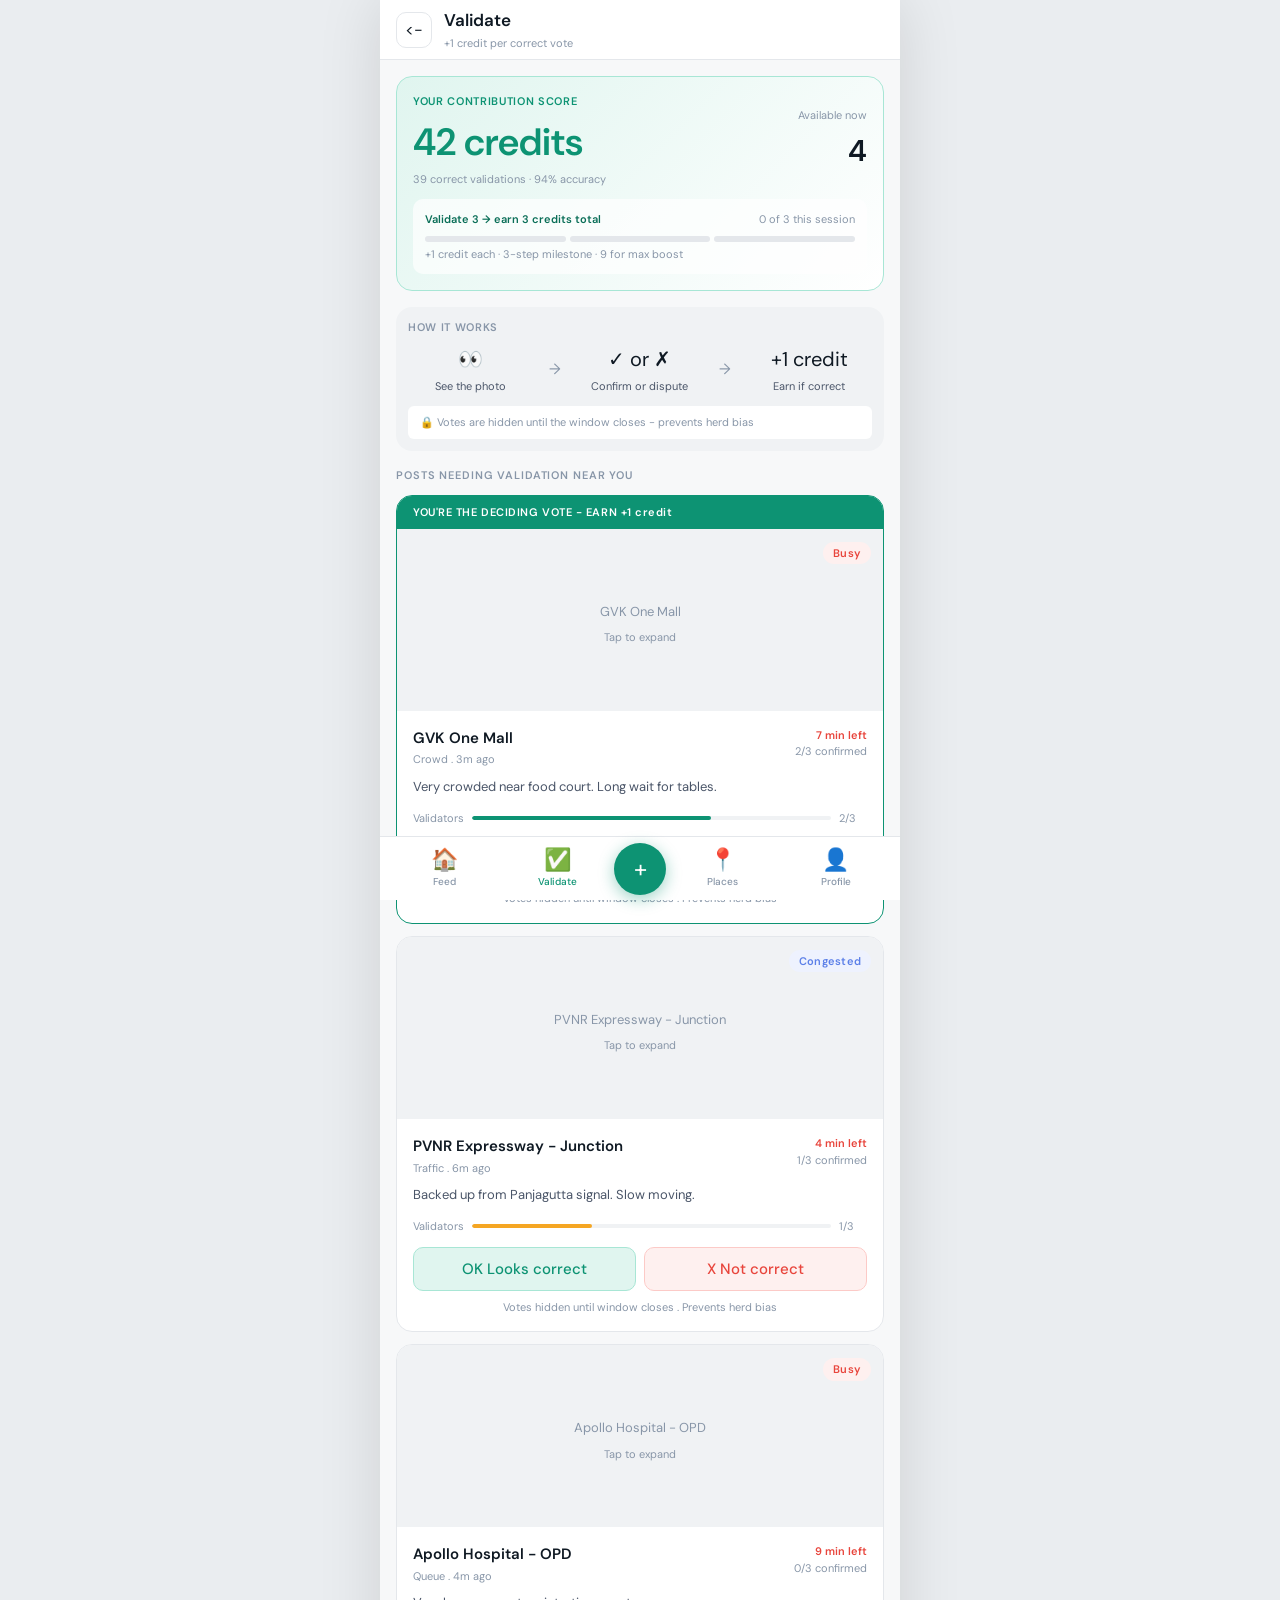
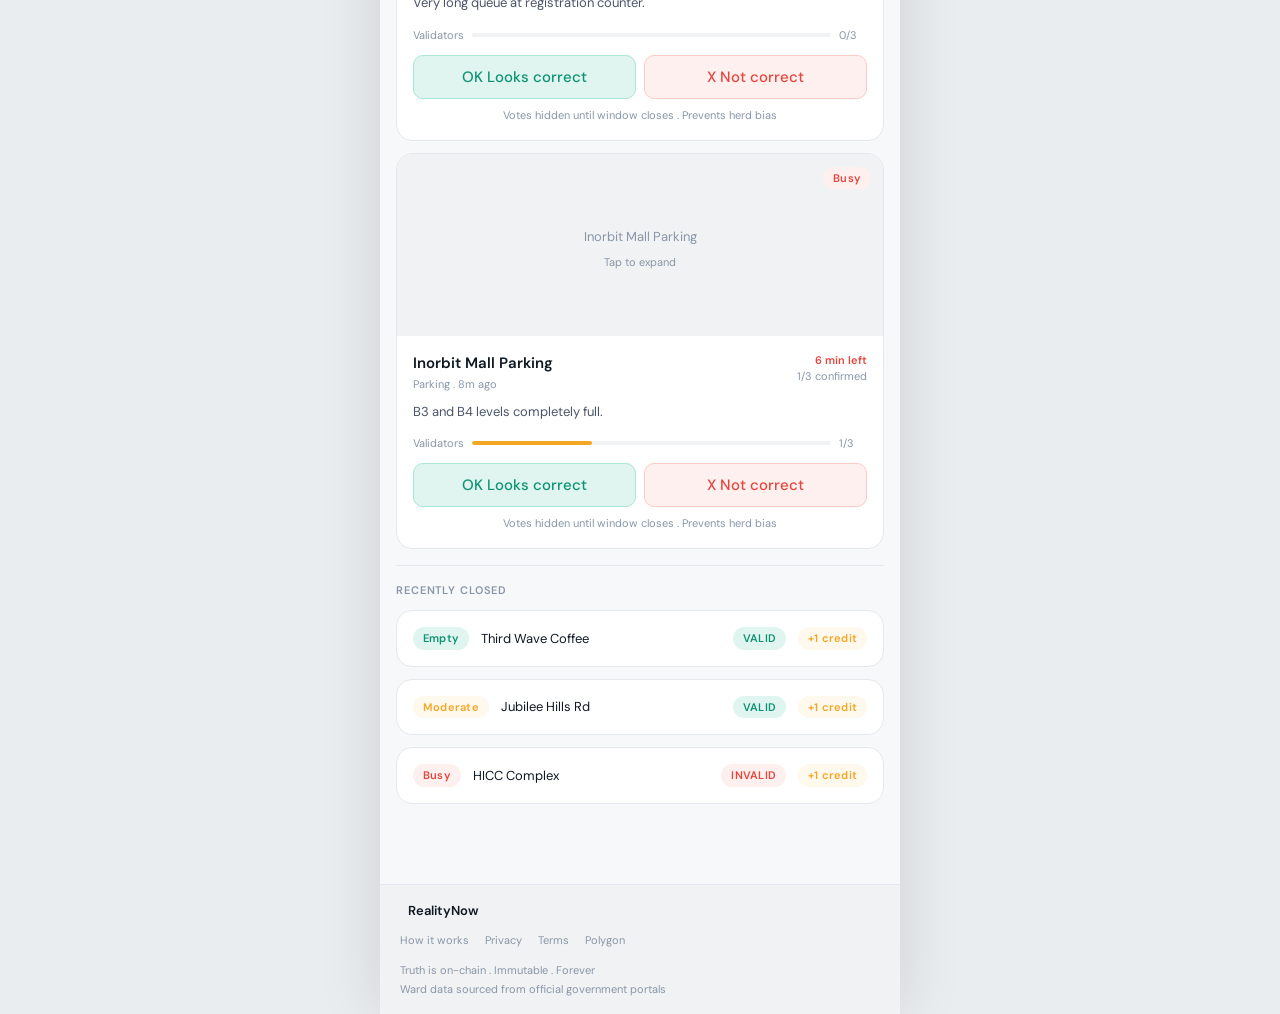
<file: validate.html>
<!DOCTYPE html>
<html lang="en">
<head>
  <!-- v202604261325 -->
  <meta http-equiv="Cache-Control" content="no-cache, no-store, must-revalidate" />
  <meta http-equiv="Pragma" content="no-cache" />
  <meta charset="UTF-8" />
  <meta name="viewport" content="width=device-width, initial-scale=1.0" />
  <title>Validate  -  RealityNow</title>
  <link rel="stylesheet" href="css/variables.css" />
  <link rel="stylesheet" href="css/components.css" />
  <link rel="stylesheet" href="css/layout.css" />
</head>
<body>

<div class="page-shell">
  <div id="header-slot"></div>

  <main class="page-content">
    <div class="page-content-inner">

      <!-- Earnings + milestone bundle -->
      <div class="card card-body section-sm animate-fade-in"
           style="background:linear-gradient(135deg,var(--color-brand-light),#fff);border-color:#a8e6d5">
        <div style="display:flex;align-items:center;justify-content:space-between;margin-bottom:var(--space-3)">
          <div>
            <div style="font-size:var(--text-xs);color:var(--color-brand-primary);
                        font-weight:var(--weight-semibold);letter-spacing:0.06em;text-transform:uppercase;
                        margin-bottom:var(--space-1)">Your contribution score</div>
            <div style="font-size:var(--text-3xl);font-weight:var(--weight-semibold);
                        color:var(--color-brand-primary)">42 credits</div>
            <div style="font-size:var(--text-xs);color:var(--color-text-tertiary)">39 correct validations · 94% accuracy</div>
          </div>
          <div style="text-align:right">
            <div style="font-size:var(--text-xs);color:var(--color-text-tertiary);margin-bottom:var(--space-1)">
              Available now
            </div>
            <div style="font-size:var(--text-2xl);font-weight:var(--weight-semibold);
                        color:var(--color-text-primary)" id="task-count">5</div>
          </div>
        </div>
        <!-- Reward milestone bar -->
        <div style="background:rgba(255,255,255,0.7);border-radius:var(--radius-md);padding:var(--space-3)">
          <div style="display:flex;justify-content:space-between;align-items:center;margin-bottom:var(--space-2)">
            <span style="font-size:var(--text-xs);font-weight:600;color:var(--color-brand-dark)">
              Validate 3 → earn 3 credits total
            </span>
            <span style="font-size:var(--text-xs);color:var(--color-text-tertiary)" id="milestone-label">
              0 of 3 this session
            </span>
          </div>
          <div style="display:flex;gap:var(--space-1)">
            <div id="ms-1" style="flex:1;height:6px;border-radius:3px;background:var(--color-border);transition:background 0.3s"></div>
            <div id="ms-2" style="flex:1;height:6px;border-radius:3px;background:var(--color-border);transition:background 0.3s"></div>
            <div id="ms-3" style="flex:1;height:6px;border-radius:3px;background:var(--color-border);transition:background 0.3s"></div>
          </div>
          <div style="font-size:var(--text-xs);color:var(--color-text-tertiary);margin-top:var(--space-1)">
            +1 credit each · 3-step milestone · 9 for max boost
          </div>
        </div>
      </div>

      <!-- How validation works -->
      <div class="card card-body-sm section-sm animate-fade-in stagger-1"
           style="background:var(--color-surface-subtle);border:none">
        <div style="font-size:var(--text-xs);color:var(--color-text-tertiary);
                    font-weight:var(--weight-semibold);letter-spacing:0.06em;
                    text-transform:uppercase;margin-bottom:var(--space-2)">How it works</div>
        <div style="display:flex;gap:var(--space-4)">
          <div style="text-align:center;flex:1">
            <div style="font-size:20px;margin-bottom:var(--space-1)">👀</div>
            <div style="font-size:var(--text-xs);color:var(--color-text-secondary)">See the photo</div>
          </div>
          <div style="color:var(--color-text-tertiary);align-self:center">→</div>
          <div style="text-align:center;flex:1">
            <div style="font-size:20px;margin-bottom:var(--space-1)">✓ or ✗</div>
            <div style="font-size:var(--text-xs);color:var(--color-text-secondary)">Confirm or dispute</div>
          </div>
          <div style="color:var(--color-text-tertiary);align-self:center">→</div>
          <div style="text-align:center;flex:1">
            <div style="font-size:20px;margin-bottom:var(--space-1)">+1 credit</div>
            <div style="font-size:var(--text-xs);color:var(--color-text-secondary)">Earn if correct</div>
          </div>
        </div>
        <div style="margin-top:var(--space-3);font-size:var(--text-xs);color:var(--color-text-tertiary);
                    padding:var(--space-2) var(--space-3);background:white;border-radius:var(--radius-sm)">
          🔒 Votes are hidden until the window closes  -  prevents herd bias
        </div>
      </div>

      <!-- Active validation tasks -->
      <div class="section-label animate-fade-in stagger-2">Posts needing validation near you</div>
      <div class="stack stack-3" id="tasks-list"></div>

      <!-- Completed / locked tasks -->
      <div class="divider"></div>
      <div class="section-label animate-fade-in">Recently closed</div>
      <div class="stack stack-3" id="closed-list"></div>

    </div>
  </main>

  <div id="bottom-nav-slot"></div>
  <div id="footer-slot"></div>
</div>

<script>
/*    app.js inlined for GitHub Pages reliability    */
/* ============================================
   RealityNow  -  Shared JS Utilities
   ============================================ */

//    Header / Footer injection               
// Call on each page to inject shared components.
function injectHeader(config = {}) {
  const {
    type = 'home',        // 'home' | 'page' | 'step'
    title = '',
    subtitle = '',
    step = 1,
    totalSteps = 3,
    backHref = 'index.html',
    showNotif = false,
  } = config;

  let html = '';

  if (type === 'home') {
    html = `
      <header class="site-header">
        <div class="site-header-brand">
          <div class="site-header-logo">&#9889;</div>
          <div>
            <div class="site-header-name">RealityNow</div>
            <div class="site-header-location" id="location-label" onclick="openLocationSearch()">
                <span id="location-text">Banjara Hills, Hyderabad</span> >
            </div>
          </div>
        </div>
        <div class="site-header-actions">
          ${showNotif ? `<button class="btn btn-icon btn-secondary" style="position:relative" onclick="window.location='validate.html'">&#128276;
             <span class="notif-dot" style="position:absolute;top:6px;right:6px"></span>
          </button>` : ''}
          <a href="help.html" class="btn btn-icon btn-secondary" title="Help">&#63;</a>
          <a href="profile.html" class="btn btn-icon btn-secondary" title="Profile">&#128100;</a>
        </div>
      </header>`;
  }

  if (type === 'page') {
    html = `
      <header class="page-header">
        <a href="${backHref}" class="page-header-back" title="Back"><-</a>
        <div class="page-header-content">
          <div class="page-header-title">${title}</div>
          ${subtitle ? `<div class="page-header-sub">${subtitle}</div>` : ''}
        </div>
      </header>`;
  }

  if (type === 'step') {
    const pct = Math.round((step / totalSteps) * 100);
    html = `
      <header class="step-header">
        <div class="step-header-top">
          <a href="${backHref}" class="page-header-back" title="Back"><-</a>
          <div class="step-header-title">${title}</div>
          <span style="font-size:var(--text-xs);color:var(--color-text-tertiary)">
            ${step} / ${totalSteps}
          </span>
        </div>
        <div class="step-progress">
          <div class="step-progress-fill" style="width:${pct}%"></div>
        </div>
      </header>`;
  }

  const el = document.getElementById('header-slot');
  if (el) el.innerHTML = html;
}

function injectBottomNav(activePage = 'feed') {
  const pages = [
    { id: 'feed',     href: 'index.html',    icon: '&#127968;', label: 'Feed' },
    { id: 'validate', href: 'validate.html', icon: '&#9989;', label: 'Validate' },
    { id: 'post',     href: 'post.html',     icon: '+',  label: '', isFab: true },
    { id: 'location', href: 'location.html', icon: '&#128205;', label: 'Places' },
    { id: 'profile',  href: 'profile.html',  icon: '&#128100;', label: 'Profile' },
  ];

  const items = pages.map(p => {
    if (p.isFab) {
      return `<button class="post-fab" title="Post reality" onclick="showActionSheet()">+</button>`;
    }
    const active = p.id === activePage ? 'active' : '';
    return `
      <a href="${p.href}" class="bottom-nav-item ${active}">
        <span class="bottom-nav-icon">${p.icon}</span>
        <span class="bottom-nav-label">${p.label}</span>
      </a>`;
  }).join('');

  const el = document.getElementById('bottom-nav-slot');
  if (el) el.innerHTML = `<nav class="bottom-nav">${items}</nav>`;
}

function injectFooter() {
  const html = `
    <footer class="site-footer">
      <div class="site-footer-inner">
        <div class="site-footer-brand">
          <span style="font-size:16px"> </span> RealityNow
        </div>
        <div class="site-footer-links">
          <a href="#" class="site-footer-link" onclick="showToast('How it works  -  coming soon')">How it works</a>
          <a href="#" class="site-footer-link" onclick="showToast('Privacy policy  -  coming soon')">Privacy</a>
          <a href="#" class="site-footer-link" onclick="showToast('Terms  -  coming soon')">Terms</a>
          <a href="https://polygon.technology" target="_blank" class="site-footer-link">Polygon</a>
        </div>
        <div class="site-footer-copy">
          Truth is on-chain  .  Immutable  .  Forever<br>
          Ward data sourced from official government portals
        </div>
      </div>
    </footer>`;
  const el = document.getElementById('footer-slot');
  if (el) el.innerHTML = html;
}

//    Confidence helpers                      
function confClass(pct) {
  if (pct >= 75) return 'high';
  if (pct >= 50) return 'medium';
  return 'low';
}

function confLabel(pct) {
  if (pct >= 75) return 'High confidence';
  if (pct >= 50) return 'Building confidence';
  return 'Low confidence';
}

//    State helpers                           
function stateBadge(state) {
  const map = {
    BUSY:     { cls: 'badge-busy',     label: 'Busy' },
    MODERATE: { cls: 'badge-moderate', label: 'Moderate' },
    EMPTY:    { cls: 'badge-empty',    label: 'Empty' },
    SLOW:     { cls: 'badge-slow',     label: 'Congested' },
    CLOSED:   { cls: 'badge-closed',   label: 'Closed' },
  };
  const s = map[state] || map.EMPTY;
  return `<span class="badge ${s.cls}">${s.label}</span>`;
}

function stateColor(state) {
  const map = {
    BUSY: 'var(--color-busy)',
    MODERATE: 'var(--color-moderate)',
    EMPTY: 'var(--color-empty)',
    SLOW: 'var(--color-slow)',
    CLOSED: 'var(--color-closed)',
  };
  return map[state] || map.EMPTY;
}

//    Freshness label                         
function freshnessLabel(minutesAgo) {
  if (minutesAgo < 1)  return 'just now';
  if (minutesAgo < 60) return `${minutesAgo}m ago`;
  const h = Math.floor(minutesAgo / 60);
  return `${h}h ago`;
}

function freshnessClass(minutesAgo) {
  if (minutesAgo <= 5)  return 'high';
  if (minutesAgo <= 20) return 'medium';
  return 'low';
}

//    Toast                                   
function showToast(message, duration = 2500) {
  let toast = document.querySelector('.toast');
  if (!toast) {
    toast = document.createElement('div');
    toast.className = 'toast';
    document.body.appendChild(toast);
  }
  toast.textContent = message;
  toast.classList.add('show');
  clearTimeout(toast._timer);
  toast._timer = setTimeout(() => toast.classList.remove('show'), duration);
}

//    Location system                        
// Handles GPS detection, reverse geocoding,
// localStorage caching, and pincode fallback.

const LOCATION_CACHE_KEY = 'rn_location';
const LOCATION_CACHE_TTL  = 10 * 60 * 1000; // 10 minutes in ms

// Main entry point  -  called on page load automatically
// and when user taps the location label.
function initLocation() {
  // 1. Show cached location immediately (instant UX)
  const cached = loadCachedLocation();
  if (cached) {
    updateLocationLabel(cached.label, cached.geohash);
  }

  // 2. Request fresh GPS in background
  if (!navigator.geolocation) {
    // Browser does not support geolocation  -  show pincode prompt
    if (!cached) showPincodePrompt();
    return;
  }

  navigator.geolocation.getCurrentPosition(
    pos => {
      const { latitude, longitude } = pos.coords;
      reverseGeocode(latitude, longitude);
    },
    err => {
      // GPS denied or failed
      if (!cached) {
        // No cache either  -  ask for pincode
        showPincodePrompt();
      }
      // If we have cache, just keep showing it silently
    },
    {
      timeout: 8000,        // 8 second timeout
      maximumAge: 300000,   // Accept 5-min old cached GPS position
      enableHighAccuracy: false  // Faster, battery-friendly
    }
  );
}

// Called when user taps location label to refresh
function promptLocation() {
  showToast('  Detecting your location...');
  initLocation();
}

// Reverse geocode lat/long -> neighbourhood name
// Uses Nominatim (OpenStreetMap)  -  free, no API key needed.
// Falls back gracefully if network fails.
function reverseGeocode(lat, lng) {
  const url = 'https://nominatim.openstreetmap.org/reverse'
    + '?format=json'
    + '&lat=' + lat
    + '&lon=' + lng
    + '&zoom=14'             // neighbourhood level
    + '&addressdetails=1';

  fetch(url, {
    headers: { 'Accept-Language': 'en' }  // Always English names
  })
    .then(r => r.json())
    .then(data => {
      const addr   = data.address || {};
      // Build a short neighbourhood label
      const area   = addr.suburb
                  || addr.neighbourhood
                  || addr.city_district
                  || addr.town
                  || addr.village
                  || '';
      const city   = addr.city || addr.state_district || addr.state || '';
      const label  = area && city ? area + ', ' + city
                   : area || city || 'Your Location';

      // Compute a simple 5-char geohash prefix for zone matching
      const geohash = latLngToGeohash(lat, lng, 5);

      // Save to cache
      saveCachedLocation({ label, geohash, lat, lng });

      // Update header
      updateLocationLabel(label, geohash);
    })
    .catch(() => {
      // Network error  -  keep showing cached or fallback
      const cached = loadCachedLocation();
      if (!cached) updateLocationLabel('Your Location', '');
    });
}

// Update the location label in the header
function updateLocationLabel(label, geohash) {
  const el = document.getElementById('location-text');
  if (el) el.textContent = label;
  // Store current geohash for feed filtering (used by indexer in production)
  window.currentGeohash = geohash;
}

// Show pincode input when GPS is not available
function showPincodePrompt() {
  const pin = prompt('Enter your area pincode (6 digits):');
  if (pin && /^\d{6}$/.test(pin.trim())) {
    lookupPincode(pin.trim());
  } else if (pin) {
    showToast('Please enter a valid 6-digit pincode');
  }
}

// Pincode -> lat/long -> geohash via Nominatim
function lookupPincode(pin) {
  showToast('  Finding your area...');
  const url = 'https://nominatim.openstreetmap.org/search'
    + '?format=json'
    + '&postalcode=' + pin
    + '&country=India'
    + '&addressdetails=1'
    + '&limit=1';

  fetch(url)
    .then(r => r.json())
    .then(results => {
      if (!results.length) {
        showToast('Pincode not found  -  try again');
        return;
      }
      const r = results[0];
      reverseGeocode(parseFloat(r.lat), parseFloat(r.lon));
    })
    .catch(() => showToast('Could not look up pincode  -  check connection'));
}

//    localStorage cache helpers              
function saveCachedLocation(data) {
  try {
    localStorage.setItem(LOCATION_CACHE_KEY, JSON.stringify({
      ...data,
      savedAt: Date.now()
    }));
  } catch(e) { /* storage full or blocked */ }
}

function loadCachedLocation() {
  try {
    const raw = localStorage.getItem(LOCATION_CACHE_KEY);
    if (!raw) return null;
    const data = JSON.parse(raw);
    // Expire after TTL
    if (Date.now() - data.savedAt > LOCATION_CACHE_TTL) {
      localStorage.removeItem(LOCATION_CACHE_KEY);
      return null;
    }
    return data;
  } catch(e) { return null; }
}

//    Geohash encoder (lightweight, no library)   
// Encodes lat/lng to a geohash string of given precision.
function latLngToGeohash(lat, lng, precision) {
  const BASE32 = '0123456789bcdefghjkmnpqrstuvwxyz';
  let idx = 0, bit = 0, evenBit = true, geohash = '';
  let minLat = -90,  maxLat = 90;
  let minLng = -180, maxLng = 180;

  while (geohash.length < precision) {
    if (evenBit) {
      const midLng = (minLng + maxLng) / 2;
      if (lng >= midLng) { idx = idx * 2 + 1; minLng = midLng; }
      else               { idx = idx * 2;     maxLng = midLng; }
    } else {
      const midLat = (minLat + maxLat) / 2;
      if (lat >= midLat) { idx = idx * 2 + 1; minLat = midLat; }
      else               { idx = idx * 2;     maxLat = midLat; }
    }
    evenBit = !evenBit;
    if (++bit === 5) {
      geohash += BASE32[idx];
      bit = 0; idx = 0;
    }
  }
  return geohash;
}

//    Render feed card HTML                   
function renderFeedCard(post, index = 0) {
  const conf = post.confidence;
  const cls  = confClass(conf);
  const mins = post.minutesAgo;
  const freshCls = freshnessClass(mins);

  return `
    <article class="feed-card animate-fade-in stagger-${Math.min(index+1,5)}"
             onclick="window.location='location.html?id=${post.id}'">
      <div class="feed-card-image">
        <div class="feed-card-image-placeholder">
          <span style="font-size:28px">${post.categoryIcon}</span>
          <span>${post.locationName}</span>
        </div>
        <div class="feed-card-state-overlay">
          ${stateBadge(post.state)}
        </div>
      </div>
      <div class="feed-card-body">
        <div class="feed-card-meta">
          <div class="feed-card-location">${post.locationName}</div>
          <div class="feed-card-time"
               style="color:var(--color-conf-${freshCls})">
            ${freshnessLabel(mins)}
          </div>
        </div>
        <div class="feed-card-confidence">
          ${stateBadge(post.state)}
          <div class="conf-bar-wrap">
            <div class="conf-bar-fill ${cls}" style="width:${conf}%"></div>
          </div>
          <div class="feed-card-conf-label">${conf}%</div>
        </div>
        <div class="feed-card-actions">
          <button class="btn btn-confirm btn-sm"
                  style="flex:1"
                  onclick="event.stopPropagation();handleConfirm(${post.id})">
            OK Confirm  .  +1 credit
          </button>
          <button class="btn btn-danger btn-sm"
                  style="flex:1"
                  onclick="event.stopPropagation();handleDispute(${post.id})">
            X Dispute
          </button>
        </div>
        <div class="feed-card-footnote">
          ${post.validatorCount} of 3 confirmed  .  ${post.blockchainHash}
        </div>
      </div>
    </article>`;
}

//    Render gap card HTML                    
function renderGapCard(location) {
  return `
    <div class="gap-card animate-fade-in section-sm">
      <div class="gap-card-icon"> </div>
      <div class="gap-card-content">
        <div class="gap-card-title">No update  -  ${location.name}</div>
        <div class="gap-card-sub">
          Last report was ${location.staleMin} min ago.
          Earn +${location.reward} credits to check and post.
        </div>
        <a href="post.html?location=${encodeURIComponent(location.name)}"
           class="btn btn-sm"
           style="background:var(--color-brand-accent);color:#fff;border:none">
          Post update  .  earn +${location.reward} credits
        </a>
      </div>
    </div>`;
}

//    Validation helpers                      
function handleConfirm(postId) {
  showToast('OK Confirmation submitted  -  +1 credit');
}

function handleDispute(postId) {
  showToast('X Dispute submitted');
}

</script>

<script>
  const TASKS = [
    {
      id: 201, locationName: 'GVK One Mall',
      category: 'Crowd', categoryIcon: ' ',
      state: 'BUSY', minutesAgo: 3,
      confirmCount: 2, totalNeeded: 3,
      timeLeft: '7 min',
      desc: 'Very crowded near food court. Long wait for tables.',
      isDeciding: true, // this user is the deciding vote
    },
    {
      id: 202, locationName: 'PVNR Expressway  -  Junction',
      category: 'Traffic', categoryIcon: ' ',
      state: 'SLOW', minutesAgo: 6,
      confirmCount: 1, totalNeeded: 3,
      timeLeft: '4 min',
      desc: 'Backed up from Panjagutta signal. Slow moving.',
      isDeciding: false,
    },
    {
      id: 203, locationName: 'Apollo Hospital  -  OPD',
      category: 'Queue', categoryIcon: ' ',
      state: 'BUSY', minutesAgo: 4,
      confirmCount: 0, totalNeeded: 3,
      timeLeft: '9 min',
      desc: 'Very long queue at registration counter.',
      isDeciding: false,
    },
    {
      id: 204, locationName: 'Inorbit Mall Parking',
      category: 'Parking', categoryIcon: ' ',
      state: 'BUSY', minutesAgo: 8,
      confirmCount: 1, totalNeeded: 3,
      timeLeft: '6 min',
      desc: 'B3 and B4 levels completely full.',
      isDeciding: false,
    },
  ];

  const CLOSED = [
    { locationName: 'Third Wave Coffee', state: 'EMPTY',    result: 'VALID',   yourVote: 'confirm', earned: '+1 credit' },
    { locationName: 'Jubilee Hills Rd',  state: 'MODERATE', result: 'VALID',   yourVote: 'confirm', earned: '+1 credit' },
    { locationName: 'HICC Complex',      state: 'BUSY',     result: 'INVALID', yourVote: 'dispute', earned: '+1 credit' },
  ];

  const voted = new Set(); // track which tasks this session has been voted on

  document.addEventListener('DOMContentLoaded', () => {
    injectHeader({
      type: 'page',
      title: 'Validate',
      subtitle: '+1 credit per correct vote',
      backHref: 'index.html',
    });
    injectBottomNav('validate');
    injectFooter();
    renderTasks();
    renderClosed();
  });

  function renderTasks() {
    const list = document.getElementById('tasks-list');
    const activeTasks = TASKS.filter(t => !voted.has(t.id));
    document.getElementById('task-count').textContent = activeTasks.length;

    if (!activeTasks.length) {
      list.innerHTML = `
        <div style="text-align:center;padding:var(--space-8) 0">
          <div style="font-size:36px;margin-bottom:var(--space-3)">Yay</div>
          <div style="font-size:var(--text-base);font-weight:var(--weight-medium);
                      color:var(--color-text-primary);margin-bottom:var(--space-2)">
            All caught up!
          </div>
          <div style="font-size:var(--text-sm);color:var(--color-text-tertiary)">
            No more tasks right now. Check back in a few minutes.
          </div>
        </div>`;
      return;
    }

    list.innerHTML = activeTasks.map(t => `
      <div class="card animate-fade-in ${t.isDeciding ? '' : ''}"
           style="${t.isDeciding ? 'border:1.5px solid var(--color-brand-primary)' : ''}">

        ${t.isDeciding ? `
          <div style="background:var(--color-brand-primary);color:white;
                      padding:var(--space-2) var(--space-4);
                      font-size:var(--text-xs);font-weight:var(--weight-semibold);
                      letter-spacing:0.05em">
              YOU'RE THE DECIDING VOTE  -  EARN +1 credit
          </div>` : ''}

        <!-- Photo area -->
        <div class="feed-card-image" style="aspect-ratio:16/6;cursor:pointer"
             onclick="expandPhoto(${t.id})">
          <div class="feed-card-image-placeholder">
            <span style="font-size:32px">${t.categoryIcon}</span>
            <span style="font-size:var(--text-sm)">${t.locationName}</span>
            <span style="font-size:var(--text-xs);color:var(--color-text-tertiary)">Tap to expand</span>
          </div>
          <div class="feed-card-state-overlay">${stateBadge(t.state)}</div>
        </div>

        <div class="card-body">
          <!-- Meta -->
          <div style="display:flex;align-items:flex-start;justify-content:space-between;
                      margin-bottom:var(--space-2)">
            <div>
              <div style="font-size:var(--text-base);font-weight:var(--weight-semibold);
                          color:var(--color-text-primary)">${t.locationName}</div>
              <div style="font-size:var(--text-xs);color:var(--color-text-tertiary);margin-top:2px">
                ${t.category}  .  ${freshnessLabel(t.minutesAgo)}
              </div>
            </div>
            <div style="text-align:right;flex-shrink:0">
              <div style="font-size:var(--text-xs);color:var(--color-busy);
                          font-weight:var(--weight-semibold)">  ${t.timeLeft} left</div>
              <div style="font-size:var(--text-xs);color:var(--color-text-tertiary)">
                ${t.confirmCount}/${t.totalNeeded} confirmed
              </div>
            </div>
          </div>

          <!-- Description -->
          <p style="font-size:var(--text-sm);color:var(--color-text-secondary);
                    margin-bottom:var(--space-3);line-height:var(--leading-relaxed)">${t.desc}</p>

          <!-- Validator progress -->
          <div style="display:flex;align-items:center;gap:var(--space-2);margin-bottom:var(--space-3)">
            <span style="font-size:var(--text-xs);color:var(--color-text-tertiary)">Validators</span>
            <div class="conf-bar-wrap">
              <div class="conf-bar-fill ${t.confirmCount >= 2 ? 'high' : 'medium'}"
                   style="width:${(t.confirmCount/t.totalNeeded)*100}%"></div>
            </div>
            <span style="font-size:var(--text-xs);color:var(--color-text-tertiary);min-width:28px">
              ${t.confirmCount}/${t.totalNeeded}
            </span>
          </div>

          <!-- Vote buttons -->
          <div style="display:grid;grid-template-columns:1fr 1fr;gap:var(--space-2)"
               id="vote-btns-${t.id}">
            <button class="btn btn-confirm" onclick="vote(${t.id},'confirm')">
              OK Looks correct
            </button>
            <button class="btn btn-danger" onclick="vote(${t.id},'dispute')">
              X Not correct
            </button>
          </div>

          <p style="font-size:var(--text-xs);color:var(--color-text-tertiary);
                    text-align:center;margin-top:var(--space-2)">
            Votes hidden until window closes  .  Prevents herd bias
          </p>
        </div>
      </div>`).join('');
  }

  function renderClosed() {
    const list = document.getElementById('closed-list');
    list.innerHTML = CLOSED.map(c => `
      <div class="card card-body animate-fade-in" style="opacity:0.8">
        <div style="display:flex;align-items:center;gap:var(--space-3)">
          ${stateBadge(c.state)}
          <div style="flex:1;font-size:var(--text-sm);color:var(--color-text-primary)">
            ${c.locationName}
          </div>
          <span class="badge ${c.result === 'VALID' ? 'badge-verified' : 'badge-busy'}">
            ${c.result}
          </span>
          <span class="badge badge-earn">${c.earned}</span>
        </div>
      </div>`).join('');
  }

  let sessionVotes = 0;

  // Confidence meter flash  -  shows user their impact on aggregate truth
  function flashConfidenceMeter(type) {
    // Find the expanded task card
    const card = document.querySelector('.task-card.expanded');
    if (!card) return;

    // Create or update confidence flash element
    let meter = card.querySelector('.confidence-flash');
    if (!meter) {
      meter = document.createElement('div');
      meter.className = 'confidence-flash';
      meter.style.cssText = `
        margin-top:8px;padding:8px 12px;border-radius:6px;
        font-size:12px;font-weight:500;text-align:center;
        transition:all 0.3s ease;opacity:0;transform:translateY(4px)
      `;
      card.appendChild(meter);
    }

    if (type === 'confirm') {
      meter.style.background = '#E1F5EE';
      meter.style.color = '#312E81';
      meter.textContent = 'OK Your confirmation raised the confidence score';
    } else {
      meter.style.background = '#FCEBEB';
      meter.style.color = '#A32D2D';
      meter.textContent = 'X Your dispute is factored into the accuracy score';
    }

    // Animate in
    requestAnimationFrame(() => {
      meter.style.opacity = '1';
      meter.style.transform = 'translateY(0)';
    });

    // Fade out after 2s
    setTimeout(() => {
      meter.style.opacity = '0';
      meter.style.transform = 'translateY(-4px)';
    }, 2000);
  }

  function updateMilestone() {
    sessionVotes++;
    const label = document.getElementById('milestone-label');
    if (label) label.textContent = `${Math.min(sessionVotes,3)} of 3 this session`;
    for (let i = 1; i <= 3; i++) {
      const el = document.getElementById(`ms-${i}`);
      if (el) el.style.background = i <= sessionVotes
        ? 'var(--color-brand-primary)' : 'var(--color-border)';
    }
    if (sessionVotes === 3) showToast('Yay Milestone reached  -  trust score boosted!');
    if (sessionVotes === 9) showToast('Outstanding! Max daily boost reached!');
  }

  function vote(taskId, type) {
    voted.add(taskId);
    flashConfidenceMeter(type);
    updateMilestone();
    const btns = document.getElementById(`vote-btns-${taskId}`);
    if (btns) {
      btns.innerHTML = `
        <div style="text-align:center;padding:var(--space-2) 0;
                    font-size:var(--text-sm);color:var(--color-brand-primary);
                    font-weight:var(--weight-medium);grid-column:1/-1">
          ${type === 'confirm' ? 'OK Confirmation submitted' : 'X Dispute submitted'}  -  +1 credit if correct
        </div>`;
    }
    showToast(type === 'confirm'
      ? 'OK Confirmation recorded  -  +1 credit if correct'
      : 'X Dispute recorded  -  +1 credit if correct');

    // Re-render after delay
    setTimeout(() => renderTasks(), 1200);
  }

  function expandPhoto(taskId) {
    showToast('  Full photo view coming soon');
  }
</script>



<div id="loc-search-overlay" onclick="closeLocationSearch()"
     style="display:none;position:fixed;inset:0;background:rgba(0,0,0,0.5);z-index:2000"></div>
<div id="loc-search-panel" style="display:none;position:fixed;top:0;left:50%;
     transform:translateX(-50%);width:min(100%,520px);
     background:var(--color-surface);border-radius:0 0 16px 16px;
     padding:16px;z-index:2001;box-shadow:0 4px 24px rgba(0,0,0,0.15)">
  <div style="display:flex;align-items:center;gap:10px;margin-bottom:12px">
    <button onclick="closeLocationSearch()"
            style="background:none;border:none;font-size:20px;cursor:pointer;padding:0">
      &#8592;
    </button>
    <div style="font-size:var(--text-sm);font-weight:600">Search location</div>
  </div>
  <input id="loc-search-input" type="text"
         placeholder="e.g. Madhapur, Jubilee Hills, Kondapur..."
         style="width:100%;padding:10px 14px;border:1px solid var(--color-border);
                border-radius:var(--radius-md);font-size:var(--text-sm);
                font-family:inherit;outline:none;box-sizing:border-box"
         oninput="onLocSearchInput(this.value)"
         onkeydown="if(event.key==='Enter')doLocSearch(this.value)">
  <div id="loc-search-results" style="margin-top:8px"></div>
  <div style="margin-top:12px;padding-top:10px;border-top:1px solid var(--color-border)">
    <button onclick="useCurrentGPS()"
            style="width:100%;padding:10px;background:none;
                   border:1px solid var(--color-brand-primary);
                   border-radius:var(--radius-md);color:var(--color-brand-primary);
                   font-size:var(--text-sm);font-weight:500;cursor:pointer">
      &#128205; Use my current location
    </button>
  </div>
</div>
<script>
var locTimer = null;
var locResults = [];

function openLocationSearch() {
  document.getElementById("loc-search-overlay").style.display = "block";
  document.getElementById("loc-search-panel").style.display = "block";
  setTimeout(function() { document.getElementById("loc-search-input").focus(); }, 100);
}
function closeLocationSearch() {
  document.getElementById("loc-search-overlay").style.display = "none";
  document.getElementById("loc-search-panel").style.display = "none";
  document.getElementById("loc-search-input").value = "";
  document.getElementById("loc-search-results").innerHTML = "";
  locResults = [];
}
function useCurrentGPS() {
  closeLocationSearch();
  showToast("Detecting your location...");
  try { localStorage.removeItem("rn_location"); } catch(e) {}
  initLocation();
}
function onLocSearchInput(val) {
  clearTimeout(locTimer);
  if (val.length < 3) {
    document.getElementById("loc-search-results").innerHTML = "";
    return;
  }
  locTimer = setTimeout(function() { doLocSearch(val); }, 400);
}
function doLocSearch(query) {
  if (!query || query.length < 3) return;
  var url = "https://nominatim.openstreetmap.org/search"
    + "?format=json&q=" + encodeURIComponent(query + ", Hyderabad, India")
    + "&limit=5&addressdetails=1&accept-language=en";
  fetch(url)
    .then(function(r) { return r.json(); })
    .then(function(data) {
      locResults = data;
      var el = document.getElementById("loc-search-results");
      if (!data.length) {
        el.innerHTML = "<div style='padding:8px 0;font-size:12px;color:#888'>No results. Try a different name.</div>";
        return;
      }
      var items = [];
      for (var i = 0; i < data.length; i++) {
        var addr = data[i].address || {};
        var area = addr.suburb || addr.neighbourhood || addr.city_district || addr.town || data[i].display_name.split(",")[0];
        var city = addr.city || "Hyderabad";
        var label = area + ", " + city;
        var div = document.createElement("div");
        div.textContent = label;
        div.dataset.idx = i;
        div.style.cssText = "padding:10px 12px;border-bottom:1px solid #eee;cursor:pointer;font-size:13px";
        div.onclick = function() { pickResult(parseInt(this.dataset.idx)); };
        items.push(div.outerHTML);
      }
      el.innerHTML = items.join("");
      // Re-attach click handlers since outerHTML loses them
      var divs = el.querySelectorAll("div");
      for (var j = 0; j < divs.length; j++) {
        (function(idx) {
          divs[idx].onclick = function() { pickResult(idx); };
        })(j);
      }
    })
    .catch(function() {
      document.getElementById("loc-search-results").innerHTML =
        "<div style='padding:8px 0;font-size:12px;color:#888'>Search failed. Check connection.</div>";
    });
}
function pickResult(idx) {
  var r = locResults[idx];
  if (!r) return;
  var addr = r.address || {};
  var area = addr.suburb || addr.neighbourhood || addr.city_district || addr.town || r.display_name.split(",")[0];
  var city = addr.city || "Hyderabad";
  var label = area + ", " + city;
  var lat = parseFloat(r.lat);
  var lng = parseFloat(r.lon);
  var gh = latLngToGeohash(lat, lng, 5);
  try {
    localStorage.setItem("rn_location", JSON.stringify({
      label: label, lat: lat, lng: lng, geohash: gh, savedAt: Date.now()
    }));
  } catch(e) {}
  updateLocationLabel(label, gh);
  showToast("Showing " + area);
  closeLocationSearch();
}
</script>


<!-- Action Sheet for + button -->
<div id="action-sheet-overlay" onclick="hideActionSheet()"
     style="display:none;position:fixed;inset:0;background:rgba(0,0,0,0.4);
            z-index:1000"></div>
<div id="action-sheet" style="display:none;position:fixed;bottom:0;left:50%;
     transform:translateX(-50%);width:min(100%,520px);
     background:var(--color-surface);border-radius:20px 20px 0 0;
     padding:12px 16px 32px;z-index:1001">
  <div style="width:36px;height:4px;background:var(--color-border);
              border-radius:2px;margin:0 auto 20px"></div>
  <div style="font-size:var(--text-xs);font-weight:600;letter-spacing:0.08em;
              text-transform:uppercase;color:var(--color-text-tertiary);
              margin-bottom:14px">What do you want to do?</div>
  <div style="display:grid;grid-template-columns:1fr 1fr 1fr;gap:10px">
    <a href="post.html" style="text-decoration:none" onclick="hideActionSheet()">
      <div class="action-tile">
        <div class="action-tile-icon">&#128247;</div>
        <div class="action-tile-label">Post Reality</div>
        <div class="action-tile-sub">Report what you see</div>
      </div>
    </a>
    <button onclick="showLocalHelpForm('request')" class="action-tile-btn">
      <div class="action-tile">
        <div class="action-tile-icon">&#128296;</div>
        <div class="action-tile-label">Request Help</div>
        <div class="action-tile-sub">Need cook, maid, driver</div>
      </div>
    </button>
    <button onclick="showLocalHelpForm('offer')" class="action-tile-btn">
      <div class="action-tile">
        <div class="action-tile-icon">&#127873;</div>
        <div class="action-tile-label">Offer Something</div>
        <div class="action-tile-sub">Free tea, discount, help</div>
      </div>
    </button>
  </div>
</div>
<!-- Help Request / Offer Form -->
<div id="local-help-form" style="display:none;position:fixed;inset:0;
     background:rgba(0,0,0,0.5);z-index:1100;align-items:flex-end;justify-content:center">
  <div style="background:var(--color-surface);width:min(100%,520px);
              border-radius:20px 20px 0 0;padding:20px 20px 32px">
    <div style="display:flex;justify-content:space-between;align-items:center;margin-bottom:16px">
      <div id="help-form-title" style="font-size:var(--text-lg);font-weight:600;color:var(--color-text-primary)">
        Request Help Nearby
      </div>
      <button onclick="hideLocalHelpForm()"
              style="background:none;border:none;font-size:20px;cursor:pointer">X</button>
    </div>
    <div style="display:inline-flex;align-items:center;gap:6px;background:var(--color-surface-subtle);
         padding:4px 10px;border-radius:99px;font-size:var(--text-xs);
         color:var(--color-text-secondary);margin-bottom:14px">
      Costs <strong id="credit-cost" style="color:var(--color-brand-primary)">3 credits</strong>
    </div>
    <textarea id="help-text" placeholder="Describe what you need or what you are offering..."
              style="width:100%;min-height:80px;border:1px solid var(--color-border);
                     border-radius:var(--radius-md);padding:10px 12px;
                     font-size:var(--text-sm);font-family:inherit;
                     color:var(--color-text-primary);background:var(--color-surface);
                     resize:none;outline:none;box-sizing:border-box"
              maxlength="120"></textarea>
    <div style="font-size:var(--text-xs);color:var(--color-text-tertiary);margin:4px 0 14px">
      Visible to users within 2km for 24 hours
    </div>
    <button onclick="submitLocalHelp()"
            style="width:100%;padding:12px;background:var(--color-brand-primary);
                   color:#fff;border:none;border-radius:var(--radius-md);
                   font-size:var(--text-sm);font-weight:600;cursor:pointer">
      Post - Spend <span id="submit-cost">3</span> credits
    </button>
  </div>
</div>
<style>
.action-tile {
  background:var(--color-surface-subtle);border:1px solid var(--color-border);
  border-radius:var(--radius-lg);padding:14px 10px;text-align:center;cursor:pointer;
}
.action-tile:hover,.action-tile:active {
  background:var(--color-brand-light);border-color:var(--color-brand-primary);
}
.action-tile-icon{font-size:24px;margin-bottom:6px}
.action-tile-label{font-size:12px;font-weight:600;color:var(--color-text-primary);margin-bottom:2px}
.action-tile-sub{font-size:10px;color:var(--color-text-tertiary);line-height:1.3}
.action-tile-btn{background:none;border:none;padding:0;cursor:pointer;width:100%}
</style>
<script>
function showActionSheet(){
  document.getElementById("action-sheet-overlay").style.display="block";
  document.getElementById("action-sheet").style.display="block";
}
function hideActionSheet(){
  document.getElementById("action-sheet-overlay").style.display="none";
  document.getElementById("action-sheet").style.display="none";
}
var currentHelpType="request";
function showLocalHelpForm(type){
  hideActionSheet();
  currentHelpType=type;
  var cost=type==="offer"?10:3;
  document.getElementById("help-form-title").textContent=
    type==="request"?"Request Help Nearby":"Offer Something Nearby";
  document.getElementById("credit-cost").textContent=cost+" credits";
  document.getElementById("submit-cost").textContent=cost;
  document.getElementById("help-text").placeholder=
    type==="request"
      ?"e.g. Need a cook in Banjara Hills, morning 7-9am..."
      :"e.g. Free tea for RealityNow users, near bus stop...";
  document.getElementById("local-help-form").style.display="flex";
}
function hideLocalHelpForm(){
  document.getElementById("local-help-form").style.display="none";
  document.getElementById("help-text").value="";
}
function submitLocalHelp(){
  var text=document.getElementById("help-text").value.trim();
  if(!text){showToast("Please describe your "+currentHelpType);return;}
  var cost=currentHelpType==="offer"?10:3;
  hideLocalHelpForm();
  showToast("Posted! "+cost+" credits spent. Visible 24hrs nearby");
}
</script>

</body>
</html>
</file>
<file: css/variables.css>
/* ============================================
   RealityCheck — Design Tokens
   Edit this file to change colours, fonts,
   spacing across the entire app.
   ============================================ */

@import url('https://fonts.googleapis.com/css2?family=DM+Sans:ital,opsz,wght@0,9..40,300;0,9..40,400;0,9..40,500;0,9..40,600;1,9..40,400&family=DM+Mono:wght@400;500&display=swap');

:root {

  /* ── Brand colours ──────────────────────── */
  --color-brand-primary:    #0D9373;   /* teal green — main CTA */
  --color-brand-dark:       #0A6E57;
  --color-brand-light:      #E0F5EF;
  --color-brand-accent:     #F5A623;   /* amber — earning / reward */

  /* ── Semantic colours ───────────────────── */
  --color-busy:             #E8453C;
  --color-busy-bg:          #FEF0EF;
  --color-moderate:         #F5A623;
  --color-moderate-bg:      #FEF8ED;
  --color-empty:            #0D9373;
  --color-empty-bg:         #E0F5EF;
  --color-slow:             #5B7FE8;
  --color-slow-bg:          #EEF2FE;
  --color-closed:           #888;
  --color-closed-bg:        #F3F3F3;

  /* ── Neutral palette ────────────────────── */
  --color-bg:               #F7F8F9;
  --color-surface:          #FFFFFF;
  --color-surface-raised:   #FFFFFF;
  --color-surface-subtle:   #F0F2F4;
  --color-border:           #E4E7EB;
  --color-border-strong:    #C8CDD4;

  /* ── Text colours ───────────────────────── */
  --color-text-primary:     #0F1923;
  --color-text-secondary:   #4A5568;
  --color-text-tertiary:    #8896A8;
  --color-text-inverse:     #FFFFFF;

  /* ── Confidence / score colours ─────────── */
  --color-conf-high:        #0D9373;
  --color-conf-med:         #F5A623;
  --color-conf-low:         #E8453C;

  /* ── Typography ─────────────────────────── */
  --font-body:              'DM Sans', sans-serif;
  --font-mono:              'DM Mono', monospace;

  --text-xs:    11px;
  --text-sm:    13px;
  --text-base:  15px;
  --text-md:    17px;
  --text-lg:    20px;
  --text-xl:    24px;
  --text-2xl:   30px;
  --text-3xl:   38px;

  --weight-regular: 400;
  --weight-medium:  500;
  --weight-semibold:600;

  --leading-tight:  1.25;
  --leading-normal: 1.5;
  --leading-relaxed:1.7;

  /* ── Spacing scale ───────────────────────── */
  --space-1:  4px;
  --space-2:  8px;
  --space-3:  12px;
  --space-4:  16px;
  --space-5:  20px;
  --space-6:  24px;
  --space-8:  32px;
  --space-10: 40px;
  --space-12: 48px;
  --space-16: 64px;

  /* ── Radius ─────────────────────────────── */
  --radius-sm:   6px;
  --radius-md:   10px;
  --radius-lg:   16px;
  --radius-xl:   24px;
  --radius-full: 9999px;

  /* ── Shadows ─────────────────────────────── */
  --shadow-sm:  0 1px 3px rgba(0,0,0,0.07), 0 1px 2px rgba(0,0,0,0.04);
  --shadow-md:  0 4px 12px rgba(0,0,0,0.08), 0 2px 4px rgba(0,0,0,0.04);
  --shadow-lg:  0 8px 24px rgba(0,0,0,0.10), 0 3px 8px rgba(0,0,0,0.05);

  /* ── Transitions ─────────────────────────── */
  --transition-fast:   150ms ease;
  --transition-normal: 250ms ease;
  --transition-slow:   400ms ease;

  /* ── Layout ──────────────────────────────── */
  --max-width:        480px;   /* mobile-first max content width */
  --max-width-wide:   960px;   /* desktop max */
  --header-height:    60px;
  --bottom-nav-height:64px;
}

/* ── Dark mode overrides ─────────────────────
   Uncomment and adjust to enable dark theme.
   All variables above will cascade automatically.

@media (prefers-color-scheme: dark) {
  :root {
    --color-bg:             #0F1923;
    --color-surface:        #1A2433;
    --color-surface-subtle: #222F3E;
    --color-border:         #2D3D50;
    --color-text-primary:   #F0F4F8;
    --color-text-secondary: #8EA5BE;
    --color-text-tertiary:  #5A7A96;
  }
}
────────────────────────────────────────────── */
</file>
<file: css/layout.css>
/* ============================================
   RealityCheck — Layout Styles
   Header, footer, bottom nav, page structure,
   responsive breakpoints.
   ============================================ */

/* ── Page shell ──────────────────────────── */
.page-shell {
  min-height: 100vh;
  display: flex;
  flex-direction: column;
  max-width: var(--max-width);
  margin: 0 auto;
  background: var(--color-bg);
}

/* ── Header ──────────────────────────────── */
.site-header {
  position: sticky;
  top: 0;
  z-index: 100;
  height: var(--header-height);
  background: var(--color-surface);
  border-bottom: 1px solid var(--color-border);
  display: flex;
  align-items: center;
  padding: 0 var(--space-4);
  gap: var(--space-3);
}

.site-header-brand {
  display: flex;
  align-items: center;
  gap: var(--space-2);
  flex: 1;
}

.site-header-logo {
  width: 32px; height: 32px;
  background: var(--color-brand-primary);
  border-radius: var(--radius-sm);
  display: flex;
  align-items: center;
  justify-content: center;
  color: white;
  font-size: 16px;
}

.site-header-name {
  font-size: var(--text-md);
  font-weight: var(--weight-semibold);
  color: var(--color-text-primary);
  letter-spacing: -0.01em;
}

.site-header-location {
  display: flex;
  align-items: center;
  gap: var(--space-1);
  font-size: var(--text-xs);
  color: var(--color-text-tertiary);
  cursor: pointer;
}

.site-header-location:hover { color: var(--color-brand-primary); }

.site-header-actions {
  display: flex;
  align-items: center;
  gap: var(--space-2);
}

/* Page-level header (back button + title) */
.page-header {
  position: sticky;
  top: 0;
  z-index: 100;
  height: var(--header-height);
  background: var(--color-surface);
  border-bottom: 1px solid var(--color-border);
  display: flex;
  align-items: center;
  padding: 0 var(--space-4);
  gap: var(--space-3);
}

.page-header-back {
  width: 36px; height: 36px;
  border-radius: var(--radius-md);
  border: 1px solid var(--color-border);
  background: transparent;
  display: flex;
  align-items: center;
  justify-content: center;
  font-size: 16px;
  color: var(--color-text-primary);
  flex-shrink: 0;
  transition: background var(--transition-fast);
  text-decoration: none;
}
.page-header-back:hover { background: var(--color-surface-subtle); }

.page-header-content { flex: 1; min-width: 0; }

.page-header-title {
  font-size: var(--text-md);
  font-weight: var(--weight-semibold);
  color: var(--color-text-primary);
  white-space: nowrap;
  overflow: hidden;
  text-overflow: ellipsis;
}

.page-header-sub {
  font-size: var(--text-xs);
  color: var(--color-text-tertiary);
  margin-top: 1px;
}

/* Step header (for multi-step forms) */
.step-header {
  position: sticky;
  top: 0;
  z-index: 100;
  background: var(--color-surface);
  border-bottom: 1px solid var(--color-border);
  padding: var(--space-3) var(--space-4);
}

.step-header-top {
  display: flex;
  align-items: center;
  gap: var(--space-3);
  margin-bottom: var(--space-3);
}

.step-header-title {
  font-size: var(--text-base);
  font-weight: var(--weight-semibold);
  color: var(--color-text-primary);
  flex: 1;
}

.step-progress {
  height: 3px;
  background: var(--color-surface-subtle);
  border-radius: var(--radius-full);
  overflow: hidden;
}

.step-progress-fill {
  height: 100%;
  background: var(--color-brand-primary);
  border-radius: var(--radius-full);
  transition: width var(--transition-slow);
}

/* ── Main content ────────────────────────── */
.page-content {
  flex: 1;
  padding-bottom: var(--bottom-nav-height);
  overflow-y: auto;
}

.page-content-inner {
  padding: var(--space-4);
}

/* ── Bottom navigation ───────────────────── */
.bottom-nav {
  position: fixed;
  bottom: 0;
  left: 50%;
  transform: translateX(-50%);
  width: 100%;
  max-width: var(--max-width);
  height: var(--bottom-nav-height);
  background: var(--color-surface);
  border-top: 1px solid var(--color-border);
  display: flex;
  align-items: center;
  z-index: 100;
  padding: 0 var(--space-2);
}

.bottom-nav-item {
  flex: 1;
  display: flex;
  flex-direction: column;
  align-items: center;
  justify-content: center;
  gap: 3px;
  padding: var(--space-2);
  border-radius: var(--radius-md);
  transition: all var(--transition-fast);
  cursor: pointer;
  text-decoration: none;
  background: transparent;
  border: none;
  position: relative;
}

.bottom-nav-item:hover { background: var(--color-surface-subtle); }

.bottom-nav-item.active .bottom-nav-icon { color: var(--color-brand-primary); }
.bottom-nav-item.active .bottom-nav-label { color: var(--color-brand-primary); }

.bottom-nav-icon {
  font-size: 22px;
  color: var(--color-text-tertiary);
  line-height: 1;
  transition: color var(--transition-fast);
}

.bottom-nav-label {
  font-size: 10px;
  font-weight: var(--weight-medium);
  color: var(--color-text-tertiary);
  transition: color var(--transition-fast);
}

/* Post FAB button */
.post-fab {
  flex-shrink: 0;
  width: 52px; height: 52px;
  border-radius: 50%;
  background: var(--color-brand-primary);
  color: white;
  border: none;
  display: flex;
  align-items: center;
  justify-content: center;
  font-size: 24px;
  box-shadow: 0 4px 16px rgba(13,147,115,0.4);
  transition: all var(--transition-fast);
  cursor: pointer;
  text-decoration: none;
}
.post-fab:hover {
  background: var(--color-brand-dark);
  transform: scale(1.05);
}

/* ── Footer ──────────────────────────────── */
.site-footer {
  display: none;   /* hidden on mobile — shown on desktop via media query */
  background: var(--color-surface-subtle);
  border-top: 1px solid var(--color-border);
  padding: var(--space-4) var(--space-5);
}

.site-footer-inner {
  display: flex;
  flex-direction: column;
  gap: var(--space-3);
}

.site-footer-brand {
  font-size: var(--text-sm);
  font-weight: var(--weight-semibold);
  color: var(--color-text-primary);
  display: flex;
  align-items: center;
  gap: var(--space-2);
}

.site-footer-links {
  display: flex;
  flex-wrap: wrap;
  gap: var(--space-4);
}

.site-footer-link {
  font-size: var(--text-xs);
  color: var(--color-text-tertiary);
  transition: color var(--transition-fast);
}
.site-footer-link:hover { color: var(--color-brand-primary); }

.site-footer-copy {
  font-size: var(--text-xs);
  color: var(--color-text-tertiary);
  line-height: var(--leading-relaxed);
}

/* ── Section spacing ─────────────────────── */
.section { margin-bottom: var(--space-6); }
.section-sm { margin-bottom: var(--space-4); }
.section-lg { margin-bottom: var(--space-8); }

/* ── Utility: stack ──────────────────────── */
.stack { display: flex; flex-direction: column; }
.stack-2  { gap: var(--space-2); }
.stack-3  { gap: var(--space-3); }
.stack-4  { gap: var(--space-4); }

.row { display: flex; align-items: center; }
.row-between { display: flex; align-items: center; justify-content: space-between; }
.row-2 { gap: var(--space-2); }
.row-3 { gap: var(--space-3); }

/* ── Desktop — centred mobile-app layout ─── */
/*    Max 520px wide, centred, card shadow.   */
/*    Bottom nav stays — no sidebar.          */
@media (min-width: 600px) {

  body {
    background: #EAEDF0;  /* subtle page bg so card pops */
  }

  .page-shell {
    max-width: 520px;
    margin: 0 auto;
    background: var(--color-bg);
    box-shadow: 0 0 60px rgba(0,0,0,0.12);
    min-height: 100vh;
    position: relative;
  }

  /* Bottom nav stays fixed but constrained to shell width */
  .bottom-nav {
    max-width: 520px;
  }

  .site-footer { display: block; }
}
</file>
<file: css/components.css>
/* ============================================
   RealityCheck — Component Styles
   Reusable UI components. Do not hardcode
   colours here — always use variables.css tokens.
   ============================================ */

/* ── Reset & base ─────────────────────────── */
*, *::before, *::after { box-sizing: border-box; margin: 0; padding: 0; }

html {
  font-size: 16px;
  -webkit-text-size-adjust: 100%;
  scroll-behavior: smooth;
}

body {
  font-family: var(--font-body);
  font-size: var(--text-base);
  font-weight: var(--weight-regular);
  line-height: var(--leading-normal);
  color: var(--color-text-primary);
  background: var(--color-bg);
  -webkit-font-smoothing: antialiased;
  -moz-osx-font-smoothing: grayscale;
}

img { display: block; max-width: 100%; }
a { color: inherit; text-decoration: none; }
button { cursor: pointer; font-family: inherit; }
input, textarea, select { font-family: inherit; }

/* ── Buttons ─────────────────────────────── */
.btn {
  display: inline-flex;
  align-items: center;
  justify-content: center;
  gap: var(--space-2);
  padding: 0 var(--space-5);
  height: 44px;
  font-size: var(--text-base);
  font-weight: var(--weight-medium);
  border-radius: var(--radius-md);
  border: none;
  transition: all var(--transition-fast);
  white-space: nowrap;
  user-select: none;
}

.btn:active { transform: scale(0.97); }

.btn-primary {
  background: var(--color-brand-primary);
  color: var(--color-text-inverse);
}
.btn-primary:hover { background: var(--color-brand-dark); }

.btn-secondary {
  background: var(--color-surface);
  color: var(--color-text-primary);
  border: 1px solid var(--color-border);
}
.btn-secondary:hover { background: var(--color-surface-subtle); }

.btn-ghost {
  background: transparent;
  color: var(--color-brand-primary);
  border: 1px solid var(--color-brand-primary);
}
.btn-ghost:hover { background: var(--color-brand-light); }

.btn-danger {
  background: var(--color-busy-bg);
  color: var(--color-busy);
  border: 1px solid #fccac7;
}
.btn-danger:hover { background: #fdd8d6; }

.btn-confirm {
  background: var(--color-brand-light);
  color: var(--color-brand-primary);
  border: 1px solid #a8e6d5;
}
.btn-confirm:hover { background: #c5ede1; }

.btn-full { width: 100%; }

.btn-sm {
  height: 34px;
  padding: 0 var(--space-3);
  font-size: var(--text-sm);
  border-radius: var(--radius-sm);
}

.btn-lg {
  height: 52px;
  padding: 0 var(--space-8);
  font-size: var(--text-md);
  border-radius: var(--radius-lg);
}

.btn-icon {
  width: 40px;
  height: 40px;
  padding: 0;
  border-radius: var(--radius-md);
  font-size: 18px;
}

/* ── Cards ───────────────────────────────── */
.card {
  background: var(--color-surface);
  border: 1px solid var(--color-border);
  border-radius: var(--radius-lg);
  overflow: hidden;
}

.card-body { padding: var(--space-4); }
.card-body-sm { padding: var(--space-3); }

.card-hover {
  transition: box-shadow var(--transition-fast), transform var(--transition-fast);
}
.card-hover:hover {
  box-shadow: var(--shadow-md);
  transform: translateY(-1px);
}

/* ── Badges / Pills ──────────────────────── */
.badge {
  display: inline-flex;
  align-items: center;
  gap: var(--space-1);
  padding: 3px 10px;
  font-size: var(--text-xs);
  font-weight: var(--weight-semibold);
  border-radius: var(--radius-full);
  letter-spacing: 0.02em;
}

.badge-busy     { background: var(--color-busy-bg);     color: var(--color-busy); }
.badge-moderate { background: var(--color-moderate-bg); color: var(--color-moderate); }
.badge-empty    { background: var(--color-empty-bg);    color: var(--color-empty); }
.badge-slow     { background: var(--color-slow-bg);     color: var(--color-slow); }
.badge-closed   { background: var(--color-closed-bg);   color: var(--color-closed); }
.badge-neutral  { background: var(--color-surface-subtle); color: var(--color-text-secondary); }
.badge-earn     { background: #FEF8ED; color: var(--color-brand-accent); }
.badge-verified { background: var(--color-brand-light); color: var(--color-brand-primary); }

/* ── State dot ───────────────────────────── */
.state-dot {
  width: 8px; height: 8px;
  border-radius: 50%;
  flex-shrink: 0;
}
.state-dot.busy     { background: var(--color-busy); }
.state-dot.moderate { background: var(--color-moderate); }
.state-dot.empty    { background: var(--color-empty); }
.state-dot.slow     { background: var(--color-slow); }

/* ── Confidence bar ──────────────────────── */
.conf-bar-wrap {
  flex: 1;
  height: 4px;
  background: var(--color-surface-subtle);
  border-radius: var(--radius-full);
  overflow: hidden;
}
.conf-bar-fill {
  height: 100%;
  border-radius: var(--radius-full);
  transition: width var(--transition-slow);
}
.conf-bar-fill.high   { background: var(--color-conf-high); }
.conf-bar-fill.medium { background: var(--color-conf-med); }
.conf-bar-fill.low    { background: var(--color-conf-low); }

/* ── Feed card ───────────────────────────── */
.feed-card {
  background: var(--color-surface);
  border: 1px solid var(--color-border);
  border-radius: var(--radius-lg);
  overflow: hidden;
  transition: box-shadow var(--transition-fast);
}
.feed-card:hover { box-shadow: var(--shadow-sm); }

.feed-card-image {
  width: 100%;
  aspect-ratio: 16/7;
  background: var(--color-surface-subtle);
  position: relative;
  overflow: hidden;
  display: flex;
  align-items: center;
  justify-content: center;
}

.feed-card-image img {
  width: 100%;
  height: 100%;
  object-fit: cover;
}

.feed-card-image-placeholder {
  font-size: var(--text-sm);
  color: var(--color-text-tertiary);
  display: flex;
  flex-direction: column;
  align-items: center;
  gap: var(--space-2);
}

.feed-card-state-overlay {
  position: absolute;
  top: var(--space-3);
  right: var(--space-3);
}

.feed-card-body {
  padding: var(--space-3) var(--space-4);
}

.feed-card-meta {
  display: flex;
  align-items: center;
  justify-content: space-between;
  margin-bottom: var(--space-2);
}

.feed-card-location {
  font-size: var(--text-base);
  font-weight: var(--weight-semibold);
  color: var(--color-text-primary);
}

.feed-card-time {
  font-size: var(--text-xs);
  color: var(--color-text-tertiary);
  font-variant-numeric: tabular-nums;
}

.feed-card-confidence {
  display: flex;
  align-items: center;
  gap: var(--space-2);
  margin-bottom: var(--space-3);
}

.feed-card-conf-label {
  font-size: var(--text-xs);
  color: var(--color-text-tertiary);
  min-width: 28px;
  text-align: right;
  font-variant-numeric: tabular-nums;
}

.feed-card-actions {
  display: flex;
  gap: var(--space-2);
}

.feed-card-footnote {
  font-size: var(--text-xs);
  color: var(--color-text-tertiary);
  text-align: center;
  margin-top: var(--space-2);
}

/* ── Gap card ────────────────────────────── */
.gap-card {
  background: linear-gradient(135deg, #FFFBF0 0%, #FEF8ED 100%);
  border: 1px solid #F5DFA0;
  border-radius: var(--radius-lg);
  padding: var(--space-4);
  display: flex;
  gap: var(--space-3);
  align-items: flex-start;
}

.gap-card-icon {
  width: 36px;
  height: 36px;
  border-radius: var(--radius-md);
  background: #F5A623;
  color: white;
  display: flex;
  align-items: center;
  justify-content: center;
  font-size: 16px;
  flex-shrink: 0;
  margin-top: 2px;
}

.gap-card-content { flex: 1; }

.gap-card-title {
  font-size: var(--text-sm);
  font-weight: var(--weight-semibold);
  color: #92610A;
  margin-bottom: var(--space-1);
}

.gap-card-sub {
  font-size: var(--text-xs);
  color: #B07B1A;
  line-height: var(--leading-relaxed);
  margin-bottom: var(--space-3);
}

/* ── Form elements ───────────────────────── */
.form-group { margin-bottom: var(--space-4); }

.form-label {
  display: block;
  font-size: var(--text-sm);
  font-weight: var(--weight-medium);
  color: var(--color-text-secondary);
  margin-bottom: var(--space-2);
}

.form-input,
.form-textarea,
.form-select {
  width: 100%;
  padding: var(--space-3) var(--space-4);
  font-size: var(--text-base);
  color: var(--color-text-primary);
  background: var(--color-surface);
  border: 1px solid var(--color-border);
  border-radius: var(--radius-md);
  transition: border-color var(--transition-fast), box-shadow var(--transition-fast);
  appearance: none;
  -webkit-appearance: none;
}

.form-input:focus,
.form-textarea:focus,
.form-select:focus {
  outline: none;
  border-color: var(--color-brand-primary);
  box-shadow: 0 0 0 3px rgba(13, 147, 115, 0.12);
}

.form-textarea {
  min-height: 80px;
  resize: vertical;
  line-height: var(--leading-relaxed);
}

/* Category grid */
.category-grid {
  display: grid;
  grid-template-columns: repeat(3, 1fr);
  gap: var(--space-2);
}

.category-btn {
  display: flex;
  flex-direction: column;
  align-items: center;
  gap: var(--space-1);
  padding: var(--space-3) var(--space-2);
  background: var(--color-surface);
  border: 1.5px solid var(--color-border);
  border-radius: var(--radius-md);
  font-size: var(--text-xs);
  font-weight: var(--weight-medium);
  color: var(--color-text-secondary);
  transition: all var(--transition-fast);
  cursor: pointer;
}

.category-btn:hover {
  border-color: var(--color-brand-primary);
  background: var(--color-brand-light);
  color: var(--color-brand-primary);
}

.category-btn.active {
  border-color: var(--color-brand-primary);
  background: var(--color-brand-light);
  color: var(--color-brand-primary);
}

.category-btn .cat-icon { font-size: 20px; line-height: 1; }

/* State selector */
.state-grid {
  display: grid;
  grid-template-columns: repeat(3, 1fr);
  gap: var(--space-2);
}

.state-btn {
  padding: var(--space-3) var(--space-2);
  border-radius: var(--radius-md);
  border: 1.5px solid;
  font-size: var(--text-sm);
  font-weight: var(--weight-semibold);
  text-align: center;
  cursor: pointer;
  transition: all var(--transition-fast);
}

.state-btn.busy     { border-color: #fccac7; background: var(--color-busy-bg);     color: var(--color-busy); }
.state-btn.moderate { border-color: #f8dfa0; background: var(--color-moderate-bg); color: var(--color-moderate); }
.state-btn.empty    { border-color: #a8e6d5; background: var(--color-empty-bg);    color: var(--color-empty); }

.state-btn.active,
.state-btn:hover { box-shadow: var(--shadow-sm); transform: translateY(-1px); }

/* Upload area */
.upload-area {
  border: 2px dashed var(--color-border);
  border-radius: var(--radius-lg);
  padding: var(--space-8) var(--space-6);
  text-align: center;
  cursor: pointer;
  transition: all var(--transition-fast);
  background: var(--color-surface);
}

.upload-area:hover {
  border-color: var(--color-brand-primary);
  background: var(--color-brand-light);
}

.upload-area-icon { font-size: 32px; margin-bottom: var(--space-2); }
.upload-area-title {
  font-size: var(--text-base);
  font-weight: var(--weight-medium);
  color: var(--color-text-primary);
  margin-bottom: var(--space-1);
}
.upload-area-sub {
  font-size: var(--text-xs);
  color: var(--color-text-tertiary);
}
.upload-area-warning {
  font-size: var(--text-xs);
  color: var(--color-busy);
  margin-top: var(--space-2);
}

/* ── Payment selector ────────────────────── */
.payment-grid {
  display: grid;
  grid-template-columns: 1fr 1fr;
  gap: var(--space-3);
}

.payment-option {
  padding: var(--space-4);
  border: 1.5px solid var(--color-border);
  border-radius: var(--radius-lg);
  text-align: center;
  cursor: pointer;
  transition: all var(--transition-fast);
}

.payment-option:hover {
  border-color: var(--color-brand-primary);
  background: var(--color-brand-light);
}

.payment-option.active {
  border-color: var(--color-brand-primary);
  background: var(--color-brand-light);
}

.payment-option-icon { font-size: 24px; margin-bottom: var(--space-2); }
.payment-option-title {
  font-size: var(--text-base);
  font-weight: var(--weight-semibold);
  color: var(--color-text-primary);
  margin-bottom: var(--space-1);
}
.payment-option-sub {
  font-size: var(--text-xs);
  color: var(--color-text-tertiary);
}

/* ── Fee breakdown ───────────────────────── */
.fee-breakdown {
  background: var(--color-surface-subtle);
  border-radius: var(--radius-md);
  overflow: hidden;
}

.fee-row {
  display: flex;
  justify-content: space-between;
  align-items: center;
  padding: var(--space-3) var(--space-4);
  border-bottom: 1px solid var(--color-border);
  font-size: var(--text-sm);
}
.fee-row:last-child { border-bottom: none; }

.fee-label { color: var(--color-text-secondary); }
.fee-value { font-weight: var(--weight-semibold); color: var(--color-text-primary); }
.fee-value.earn { color: var(--color-brand-primary); }

/* ── Stats row ───────────────────────────── */
.stats-row {
  display: grid;
  grid-template-columns: repeat(3, 1fr);
  gap: var(--space-2);
}

.stat-card {
  background: var(--color-surface-subtle);
  border-radius: var(--radius-md);
  padding: var(--space-3) var(--space-3);
  text-align: center;
}

.stat-value {
  font-size: var(--text-xl);
  font-weight: var(--weight-semibold);
  color: var(--color-text-primary);
  line-height: var(--leading-tight);
}

.stat-label {
  font-size: var(--text-xs);
  color: var(--color-text-tertiary);
  margin-top: var(--space-1);
}

/* ── Tabs ────────────────────────────────── */
/* ── Tabs wrapper with desktop scroll arrows ─ */
.tabs-wrapper {
  position: relative;
  display: flex;
  align-items: center;
  gap: var(--space-1);
}

.tabs-arrow {
  flex-shrink: 0;
  width: 28px;
  height: 28px;
  border-radius: 50%;
  border: 1px solid var(--color-border);
  background: var(--color-surface);
  color: var(--color-text-secondary);
  display: none;
  align-items: center;
  justify-content: center;
  cursor: pointer;
  font-size: 12px;
  transition: all var(--transition-fast);
}
.tabs-arrow:hover {
  background: var(--color-surface-subtle);
  border-color: var(--color-border-strong);
}
.tabs-arrow:disabled { opacity: 0.3; cursor: default; }

/* Show arrows only on desktop (mouse/trackpad) */
@media (hover: hover) and (pointer: fine) {
  .tabs-arrow { display: flex; }
}

.tabs {
  display: flex;
  gap: var(--space-1);
  overflow-x: auto;
  scrollbar-width: none;
  -ms-overflow-style: none;
  padding-bottom: 1px;
  scroll-behavior: smooth;
  flex: 1;
}
.tabs::-webkit-scrollbar { display: none; }

.tab-btn {
  flex-shrink: 0;
  padding: var(--space-2) var(--space-4);
  font-size: var(--text-sm);
  font-weight: var(--weight-medium);
  color: var(--color-text-tertiary);
  background: transparent;
  border: 1px solid transparent;
  border-radius: var(--radius-full);
  transition: all var(--transition-fast);
  cursor: pointer;
  white-space: nowrap;
}

.tab-btn:hover { color: var(--color-text-primary); background: var(--color-surface-subtle); }
.tab-btn.active {
  color: var(--color-brand-primary);
  background: var(--color-brand-light);
  border-color: #a8e6d5;
}

/* ── Divider ─────────────────────────────── */
.divider {
  height: 1px;
  background: var(--color-border);
  margin: var(--space-4) 0;
}

/* ── Section label ───────────────────────── */
.section-label {
  font-size: var(--text-xs);
  font-weight: var(--weight-semibold);
  letter-spacing: 0.08em;
  text-transform: uppercase;
  color: var(--color-text-tertiary);
  margin-bottom: var(--space-3);
}

/* ── Avatar ──────────────────────────────── */
.avatar {
  width: 44px; height: 44px;
  border-radius: 50%;
  background: var(--color-brand-light);
  color: var(--color-brand-primary);
  display: flex;
  align-items: center;
  justify-content: center;
  font-weight: var(--weight-semibold);
  font-size: var(--text-sm);
  flex-shrink: 0;
}

/* ── Progress bar (reputation) ───────────── */
.progress-bar-wrap {
  height: 6px;
  background: var(--color-surface-subtle);
  border-radius: var(--radius-full);
  overflow: hidden;
}
.progress-bar-fill {
  height: 100%;
  background: var(--color-brand-primary);
  border-radius: var(--radius-full);
  transition: width var(--transition-slow);
}

/* ── Notification dot ────────────────────── */
.notif-dot {
  width: 8px; height: 8px;
  background: var(--color-busy);
  border-radius: 50%;
  border: 2px solid var(--color-surface);
}

/* ── Success screen ──────────────────────── */
.success-icon {
  width: 64px; height: 64px;
  border-radius: 50%;
  background: var(--color-brand-light);
  color: var(--color-brand-primary);
  display: flex;
  align-items: center;
  justify-content: center;
  font-size: 28px;
  margin: 0 auto var(--space-4);
}

/* ── Step indicator ──────────────────────── */
.step-indicator {
  display: flex;
  align-items: center;
  gap: var(--space-2);
}

.step-dot {
  width: 8px; height: 8px;
  border-radius: 50%;
  background: var(--color-border);
  transition: background var(--transition-fast);
}
.step-dot.active { background: var(--color-brand-primary); }
.step-dot.done   { background: var(--color-brand-primary); opacity: 0.4; }

.step-line {
  flex: 1;
  height: 2px;
  background: var(--color-border);
}

/* ── Location auto-detect pill ───────────── */
.location-pill {
  display: flex;
  align-items: center;
  gap: var(--space-2);
  padding: var(--space-3) var(--space-4);
  background: var(--color-surface-subtle);
  border-radius: var(--radius-md);
  border: 1px solid var(--color-border);
}
.location-pill-icon { color: var(--color-brand-primary); font-size: 16px; }
.location-pill-text { flex: 1; }
.location-pill-name {
  font-size: var(--text-sm);
  font-weight: var(--weight-semibold);
  color: var(--color-text-primary);
}
.location-pill-sub {
  font-size: var(--text-xs);
  color: var(--color-text-tertiary);
}
.location-pill-edit {
  font-size: var(--text-xs);
  color: var(--color-brand-primary);
  font-weight: var(--weight-medium);
  cursor: pointer;
}

/* ── Validation task card ────────────────── */
.validate-card {
  background: var(--color-brand-light);
  border: 1.5px solid #a8e6d5;
  border-radius: var(--radius-lg);
  padding: var(--space-4);
}
.validate-card-title {
  font-size: var(--text-base);
  font-weight: var(--weight-semibold);
  color: var(--color-brand-dark);
  margin-bottom: var(--space-1);
}
.validate-card-sub {
  font-size: var(--text-sm);
  color: var(--color-brand-primary);
  line-height: var(--leading-relaxed);
  margin-bottom: var(--space-3);
}
.validate-actions {
  display: grid;
  grid-template-columns: 1fr 1fr;
  gap: var(--space-2);
}

/* ── Unverified overlay ──────────────────── */
.unverified-notice {
  background: var(--color-surface-subtle);
  border: 1px dashed var(--color-border-strong);
  border-radius: var(--radius-md);
  padding: var(--space-3) var(--space-4);
  font-size: var(--text-sm);
  color: var(--color-text-tertiary);
  text-align: center;
}

/* ── Toast ───────────────────────────────── */
.toast {
  position: fixed;
  bottom: calc(var(--bottom-nav-height) + var(--space-4));
  left: 50%;
  transform: translateX(-50%) translateY(20px);
  background: var(--color-text-primary);
  color: var(--color-text-inverse);
  padding: var(--space-3) var(--space-5);
  border-radius: var(--radius-full);
  font-size: var(--text-sm);
  font-weight: var(--weight-medium);
  z-index: 9999;
  opacity: 0;
  transition: all var(--transition-normal);
  pointer-events: none;
  white-space: nowrap;
}

.toast.show {
  opacity: 1;
  transform: translateX(-50%) translateY(0);
}

/* ── Animations ──────────────────────────── */
@keyframes fadeInUp {
  from { opacity: 0; transform: translateY(12px); }
  to   { opacity: 1; transform: translateY(0); }
}

@keyframes pulse {
  0%, 100% { opacity: 1; }
  50%       { opacity: 0.5; }
}

@keyframes spin {
  from { transform: rotate(0deg); }
  to   { transform: rotate(360deg); }
}

.animate-fade-in { animation: fadeInUp 0.3s ease forwards; }
.animate-pulse   { animation: pulse 2s ease infinite; }
.animate-spin    { animation: spin 1s linear infinite; }

.stagger-1 { animation-delay: 0.05s; }
.stagger-2 { animation-delay: 0.10s; }
.stagger-3 { animation-delay: 0.15s; }
.stagger-4 { animation-delay: 0.20s; }
.stagger-5 { animation-delay: 0.25s; }
</file>
